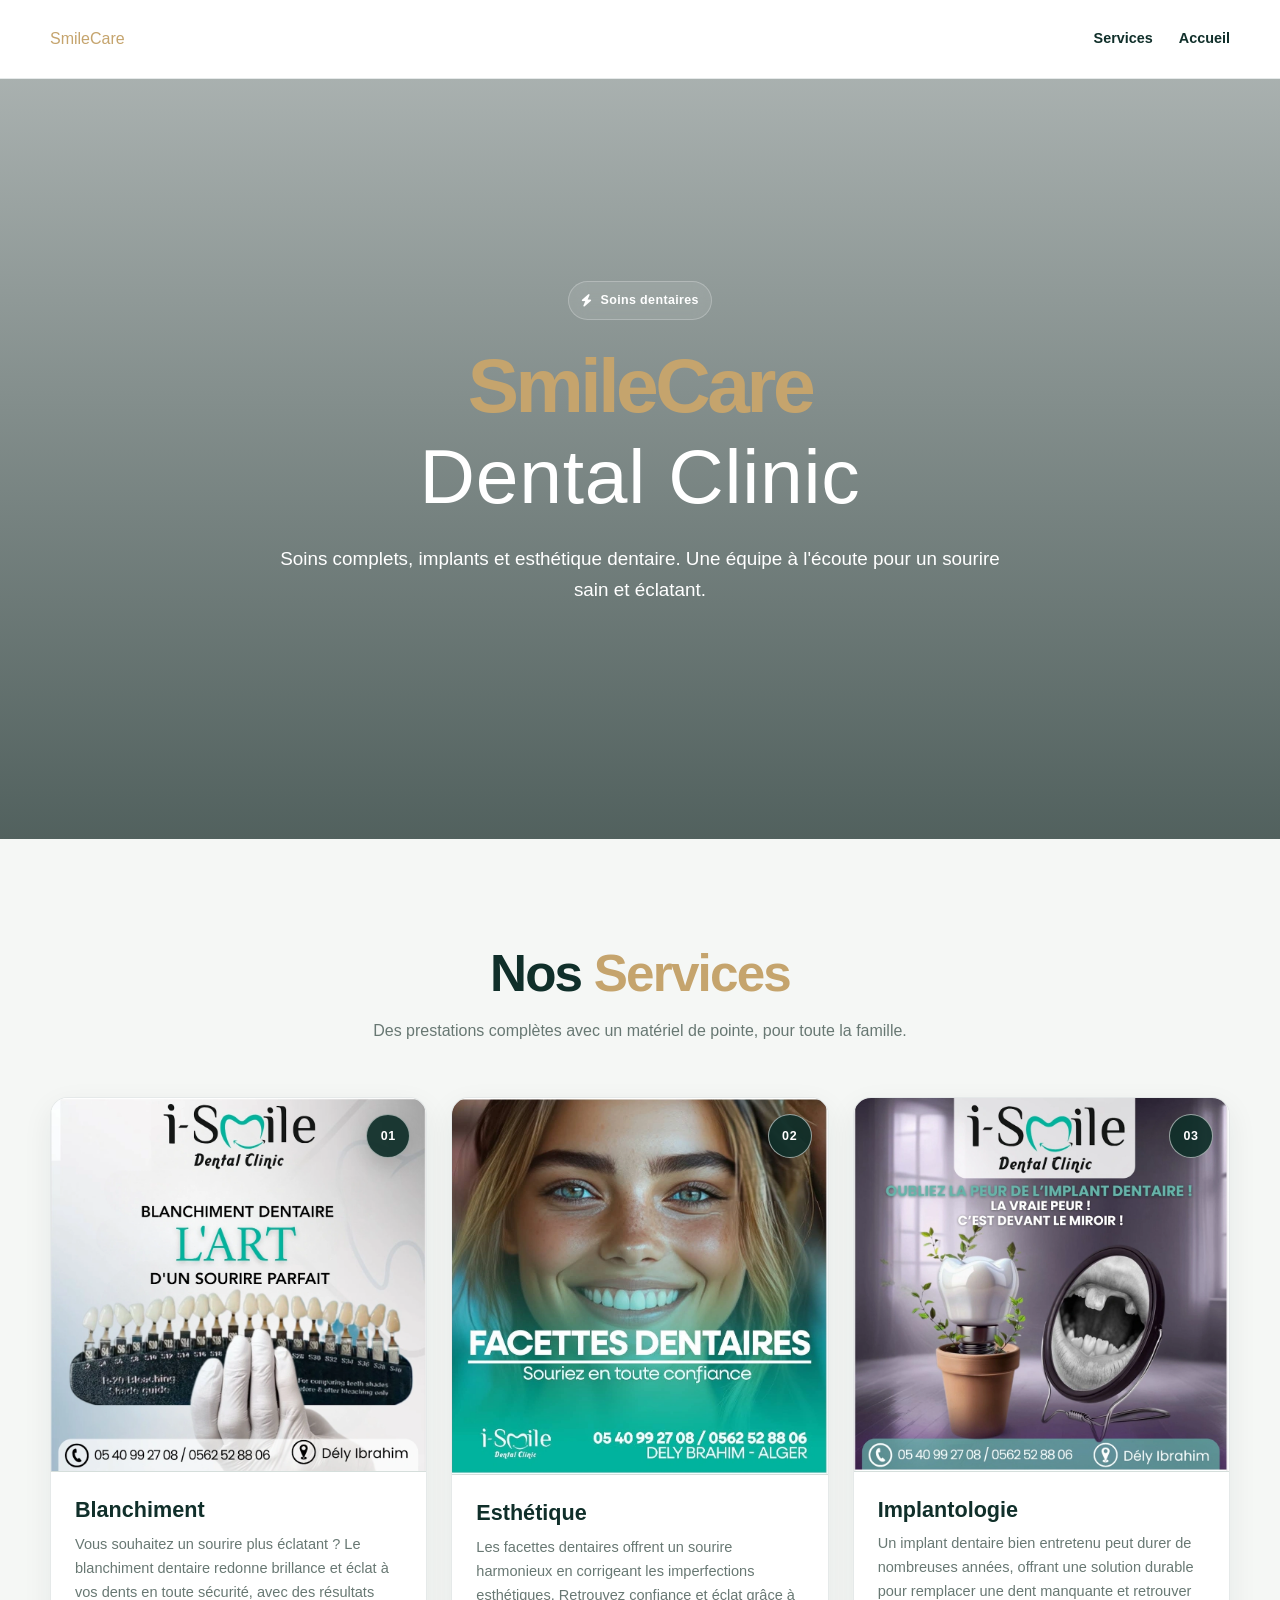
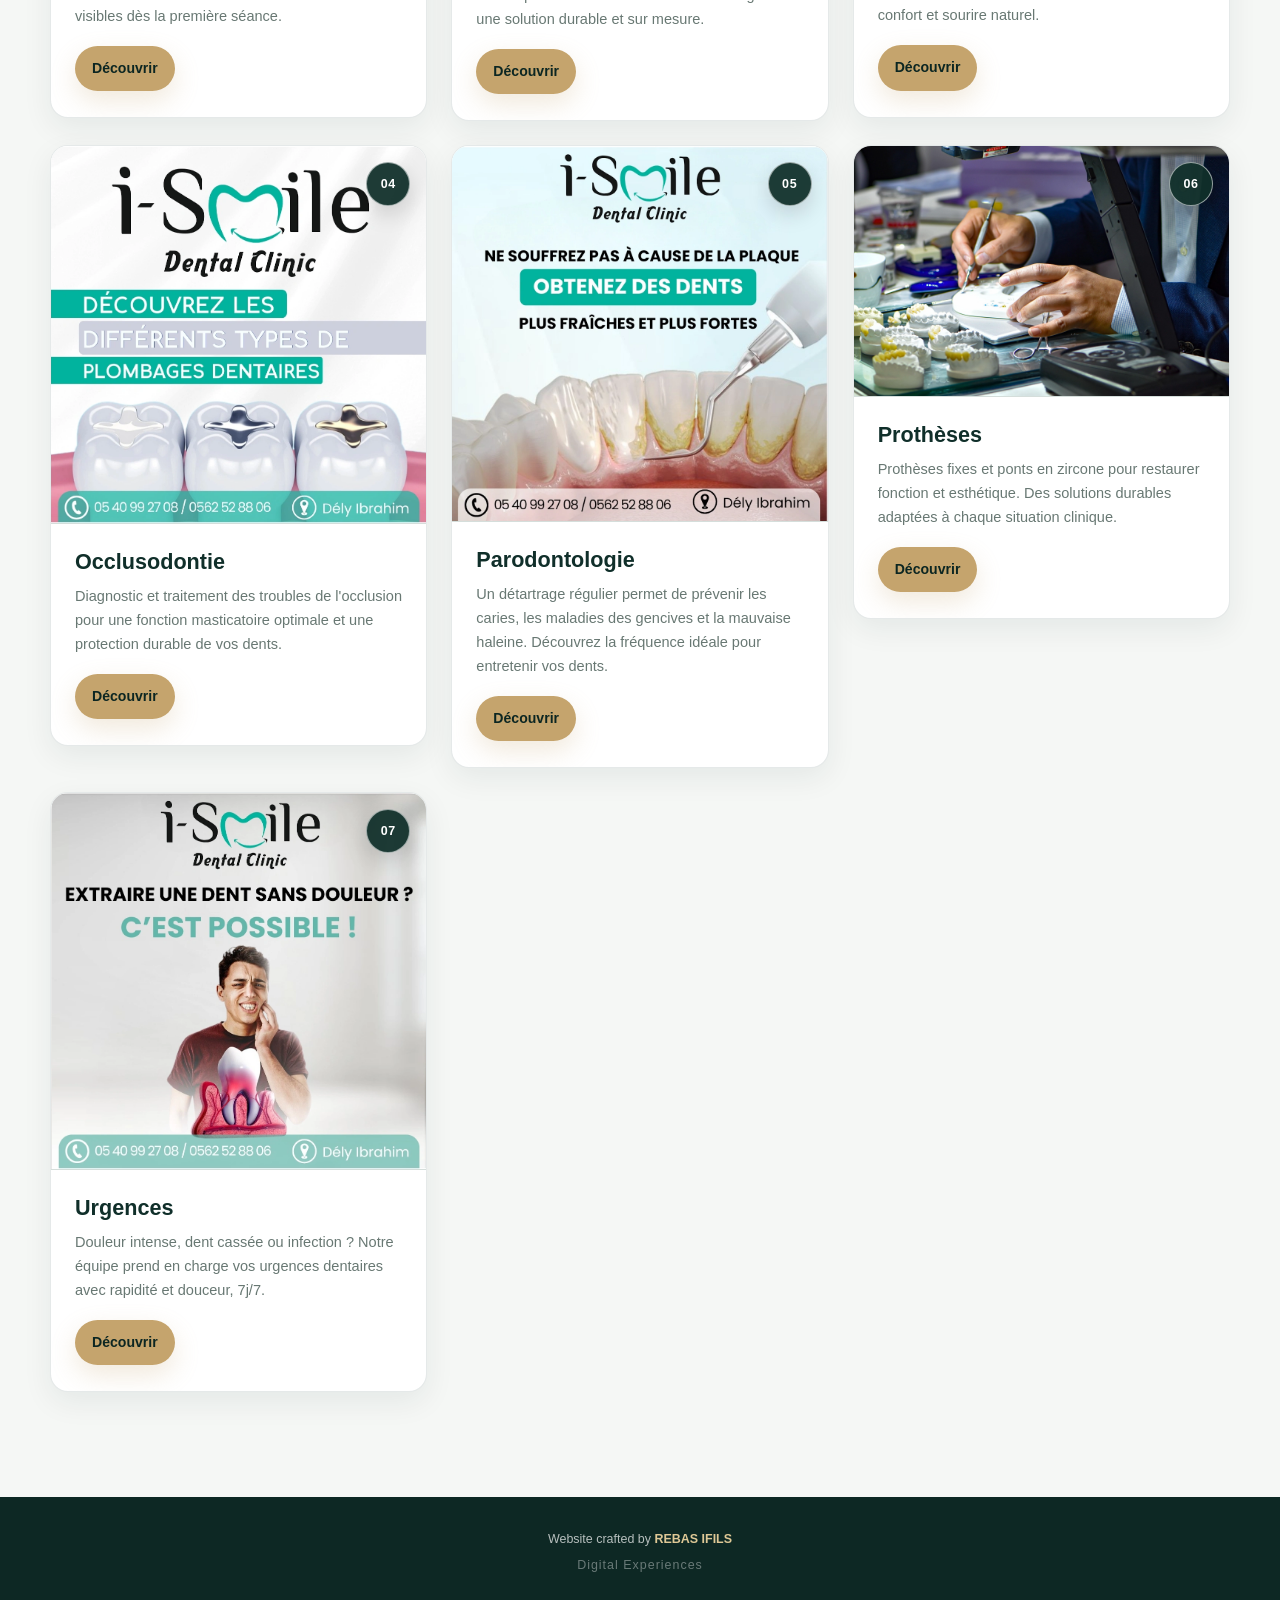
<file: index.html>
<!DOCTYPE html>
<html lang="fr">
<head>
    <meta charset="UTF-8">
    <meta name="viewport" content="width=device-width, initial-scale=1.0, viewport-fit=cover">
    <title>SmileCare — Démonstration de site web dentaire</title>
    <meta name="description" content="Démonstration d'un site web moderne pour un cabinet dentaire fictif.">
<link rel="icon" type="image/png" href="images/favicon.png">

    <!-- Open Graph -->
    <meta property="og:title" content="SmileCare — Démonstration">
    <meta property="og:description" content="Exemple de site web professionnel pour un cabinet dentaire fictif.">
    <meta property="og:image" content="images/dental-demo.jpg">
    <meta property="og:type" content="website">

    <!-- Theme & Robots -->
    <meta name="theme-color" content="#1a3a34">
    <meta name="robots" content="index, follow">

    <!-- Structured Data (Schema.org) -->
    <!-- Stylesheets -->
    <link rel="stylesheet" href="https://cdnjs.cloudflare.com/ajax/libs/font-awesome/6.5.2/css/all.min.css" crossorigin="anonymous" referrerpolicy="no-referrer">
        <link rel="stylesheet" href="css/style.css">
        <link rel="stylesheet" href="css/responsive.css">
    <link rel="stylesheet" href="css/animations.css">
</head>
<body>

<header class="header" role="banner">
    <div class="container header-content">
        <a href="index.html" class="logo-custom" aria-label="SmileCare – Accueil">
    <span class="brand-highlight">SmileCare</span>
       </a>
        <button class="nav-toggle" id="navToggle" aria-label="Ouvrir le menu" aria-expanded="false" aria-controls="navMenu">
            <i class="fas fa-bars" aria-hidden="true"></i>
        </button>
        <nav class="nav-menu" id="navMenu" aria-label="Navigation principale">
            <ul>
    <li><a href="#services">Services</a></li>
    <li><a href="#top">Accueil</a></li>
</ul>
        </nav>
    </div>
</header>

<main id="main-content">

    <!-- Hero Section -->
    <section class="hero-video-section" id="top">
        <div class="video-container">
            <div class="video-wrapper">
            </div>
            <div class="video-overlay"></div>
            <div class="container video-content">
                <span class="hero-badge"><i class="fas fa-bolt" aria-hidden="true"></i>  Soins dentaires </span>
              
                <h1 class="text-white">
                    <span class="brand-highlight">SmileCare</span><br>
                    <span class="text-architectural-light">Dental Clinic</span>
                </h1>
                <p class="hero-subtitle text-white">
                    Soins complets, implants et esthétique dentaire. Une équipe à l'écoute pour un sourire sain et éclatant.
                </p>
      
            </div>
        </div>
    </section>

    <!-- Services Section -->
    <section id="services" class="section-padding bg-stone">
        <div class="container">
            <div class="section-header">
                <h2 class="section-title">Nos <span class="brand-highlight">Services</span></h2>
                <p class="section-desc">
                    Des prestations complètes avec un matériel de pointe, pour toute la famille.
                </p>
            </div>
            <div class="services-premium-grid">

                <!-- Blanchiment -->
                <article class="service-premium-card">
                    <div class="service-premium-cover">
                        <img src="services/blanchiment/cover.webp" alt="Blanchiment dentaire professionnel" loading="lazy" decoding="async" width="600" height="400">
                        <div class="service-premium-overlay">
                            <span class="service-number">01</span>
                        </div>
                    </div>
                    <div class="service-premium-content">
                        <h3>Blanchiment</h3>
                        <p>
                            Vous souhaitez un sourire plus éclatant ? Le blanchiment dentaire redonne brillance et éclat à vos dents en toute sécurité, avec des résultats visibles dès la première séance.
                        </p>
                        <a href="services/blanchiment.html" class="btn btn-primary">Découvrir</a>
                    </div>
                </article>

                <!-- Esthétique -->
                <article class="service-premium-card">
                    <div class="service-premium-cover">
                        <img src="services/esthetique/cover.webp" alt="Esthétique dentaire et facettes" loading="lazy" decoding="async" width="600" height="400">
                        <div class="service-premium-overlay">
                            <span class="service-number">02</span>
                        </div>
                    </div>
                    <div class="service-premium-content">
                        <h3>Esthétique</h3>
                        <p>
                            Les facettes dentaires offrent un sourire harmonieux en corrigeant les imperfections esthétiques. Retrouvez confiance et éclat grâce à une solution durable et sur mesure.
                        </p>
                        <a href="services/esthetique.html" class="btn btn-primary">Découvrir</a>
                    </div>
                </article>

                <!-- Implantologie -->
                <article class="service-premium-card">
                    <div class="service-premium-cover">
                        <img src="services/implantologie/cover.webp" alt="Implants dentaires durables" loading="lazy" decoding="async" width="600" height="400">
                        <div class="service-premium-overlay">
                            <span class="service-number">03</span>
                        </div>
                    </div>
                    <div class="service-premium-content">
                        <h3>Implantologie</h3>
                        <p>
                            Un implant dentaire bien entretenu peut durer de nombreuses années, offrant une solution durable pour remplacer une dent manquante et retrouver confort et sourire naturel.
                        </p>
                        <a href="services/implantologie.html" class="btn btn-primary">Découvrir</a>
                    </div>
                </article>

                <!-- Oc -->
                <article class="service-premium-card">
                    <div class="service-premium-cover">
                        <img src="services/oc/cover.webp" alt="Occlusodontie et réhabilitation" loading="lazy" decoding="async" width="600" height="400">
                        <div class="service-premium-overlay">
                            <span class="service-number">04</span>
                        </div>
                    </div>
                    <div class="service-premium-content">
                        <h3>Occlusodontie</h3>
                        <p>
                            Diagnostic et traitement des troubles de l'occlusion pour une fonction masticatoire optimale et une protection durable de vos dents.
                        </p>
                        <a href="services/oc.html" class="btn btn-primary">Découvrir</a>
                    </div>
                </article>

                <!-- Parodontologie -->
                <article class="service-premium-card">
                    <div class="service-premium-cover">
                        <img src="services/parodontologie/cover.webp" alt="Parodontologie et détartrage" loading="lazy" decoding="async" width="600" height="400">
                        <div class="service-premium-overlay">
                            <span class="service-number">05</span>
                        </div>
                    </div>
                    <div class="service-premium-content">
                        <h3>Parodontologie</h3>
                        <p>
                            Un détartrage régulier permet de prévenir les caries, les maladies des gencives et la mauvaise haleine. Découvrez la fréquence idéale pour entretenir vos dents.
                        </p>
                        <a href="services/parodontologie.html" class="btn btn-primary">Découvrir</a>
                    </div>
                </article>

                <!-- Prothèses -->
                <article class="service-premium-card">
                    <div class="service-premium-cover">
                        <img src="services/protheses/cover.webp" alt="Prothèses dentaires fixes" loading="lazy" decoding="async" width="600" height="400">
                        <div class="service-premium-overlay">
                            <span class="service-number">06</span>
                        </div>
                    </div>
                    <div class="service-premium-content">
                        <h3>Prothèses</h3>
                        <p>
                            Prothèses fixes et ponts en zircone pour restaurer fonction et esthétique. Des solutions durables adaptées à chaque situation clinique.
                        </p>
                        <a href="services/protheses.html" class="btn btn-primary">Découvrir</a>
                    </div>
                </article>

                <!-- Urgence -->
                <article class="service-premium-card">
                    <div class="service-premium-cover">
                        <img src="services/urgence/cover.webp" alt="Urgences dentaires 24h/24" loading="lazy" decoding="async" width="600" height="400">
                        <div class="service-premium-overlay">
                            <span class="service-number">07</span>
                        </div>
                    </div>
                    <div class="service-premium-content">
                        <h3>Urgences</h3>
                        <p>
                            Douleur intense, dent cassée ou infection ? Notre équipe prend en charge vos urgences dentaires avec rapidité et douceur, 7j/7.
                        </p>
                        <a href="services/urgence.html" class="btn btn-primary">Découvrir</a>
                    </div>
                </article>

            </div>
        </div>
    </section>    
    
</main>

<footer class="site-footer">
    <div class="container">
        <div class="footer-content">
            <p class="footer-credit">
                Website crafted by <a href="https://gategith.github.io/portfolio/" target="_blank" rel="noopener noreferrer" aria-label="Portfolio de REBAS IFILS">REBAS IFILS</a>
            </p>
            <p class="footer-tagline">Digital Experiences</p>
        </div>
    </div>
</footer>

<!-- Scripts -->
<script src="js/script.js"></script>
<script src="js/form.js"></script>

</body>
</html>
</file>
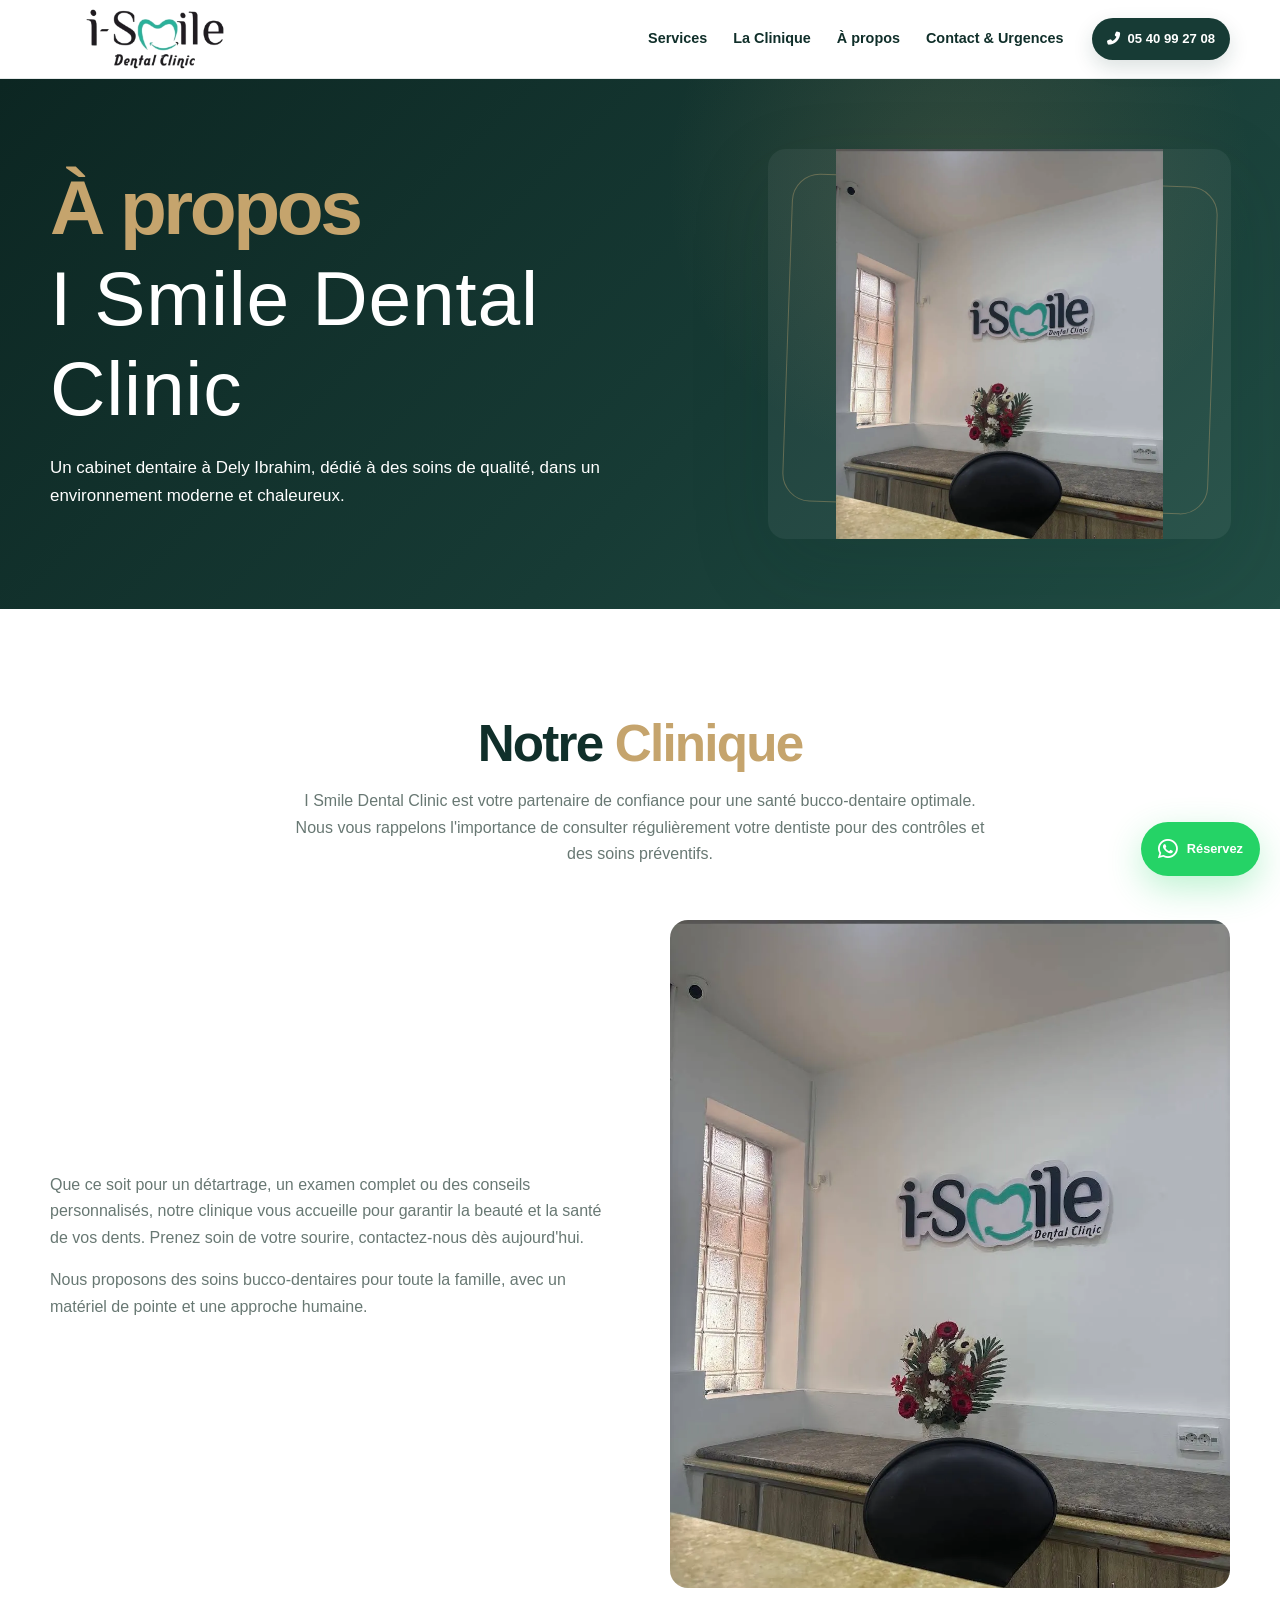
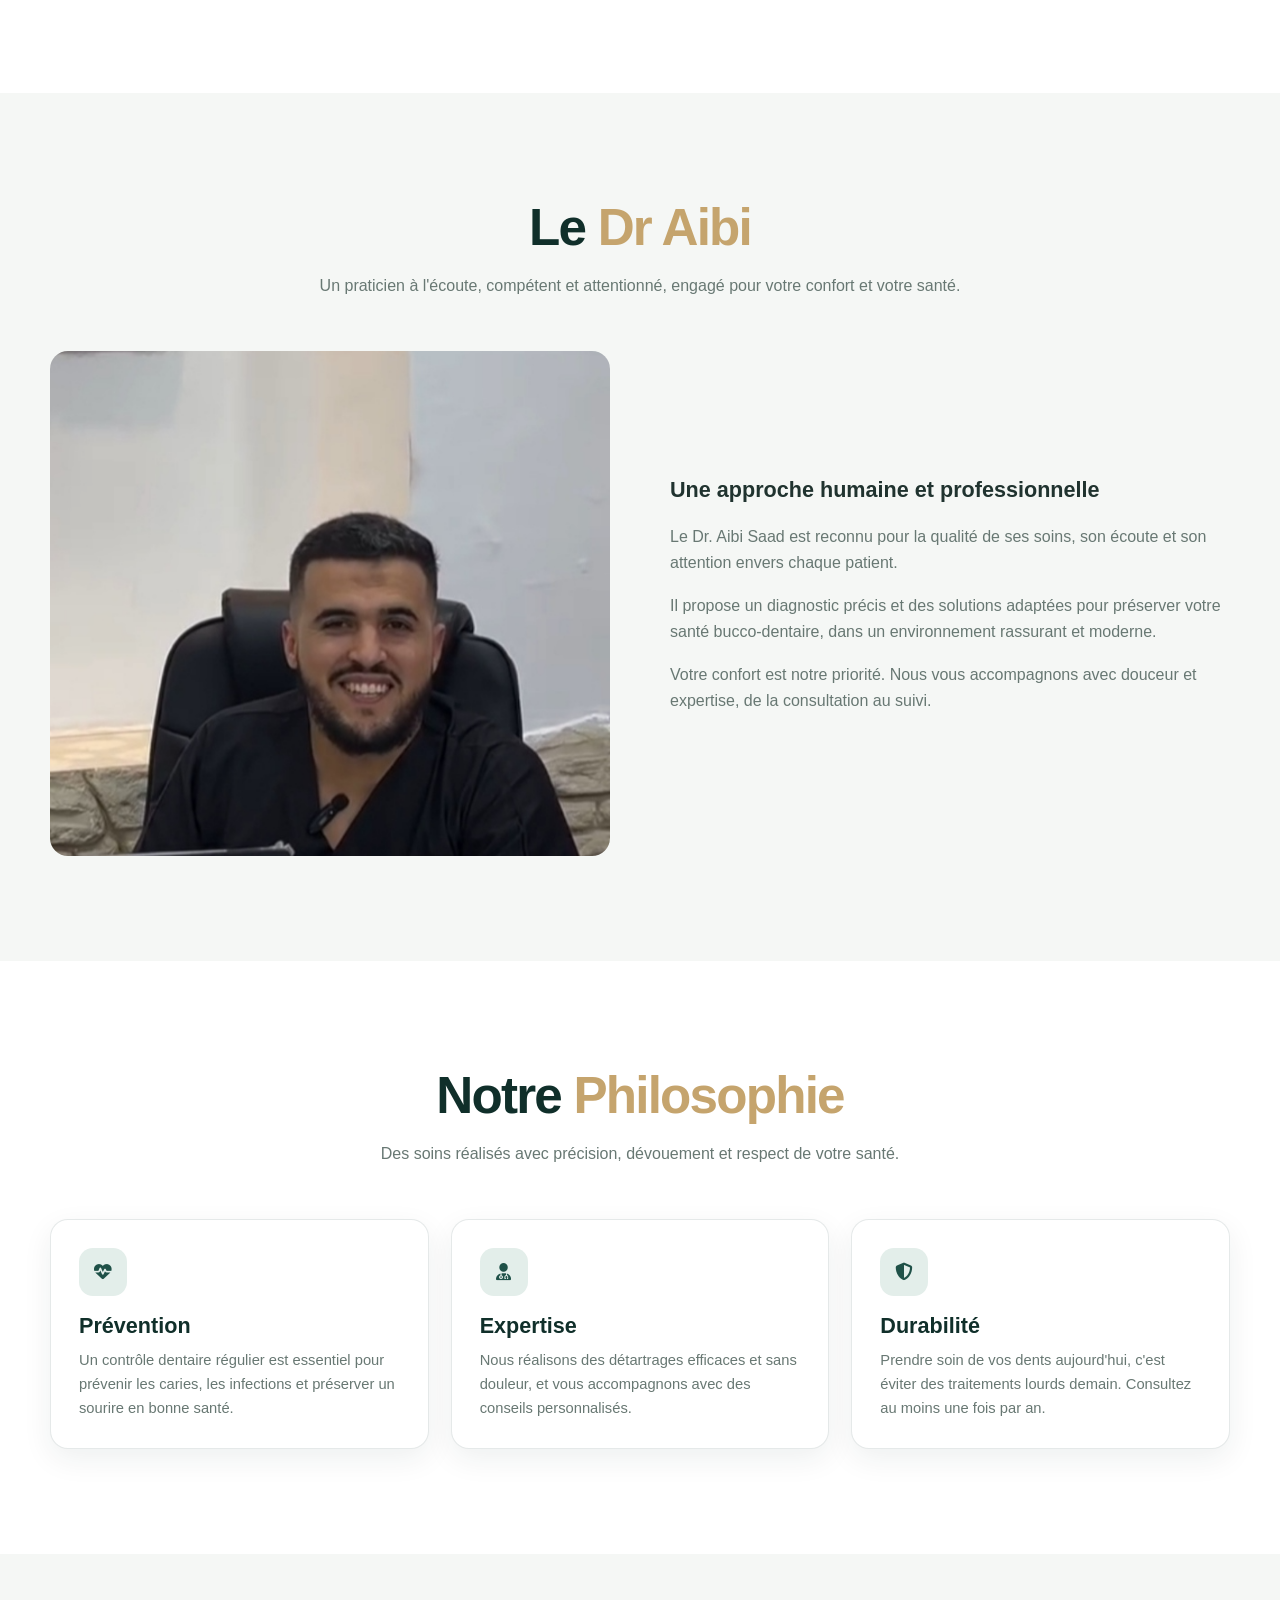
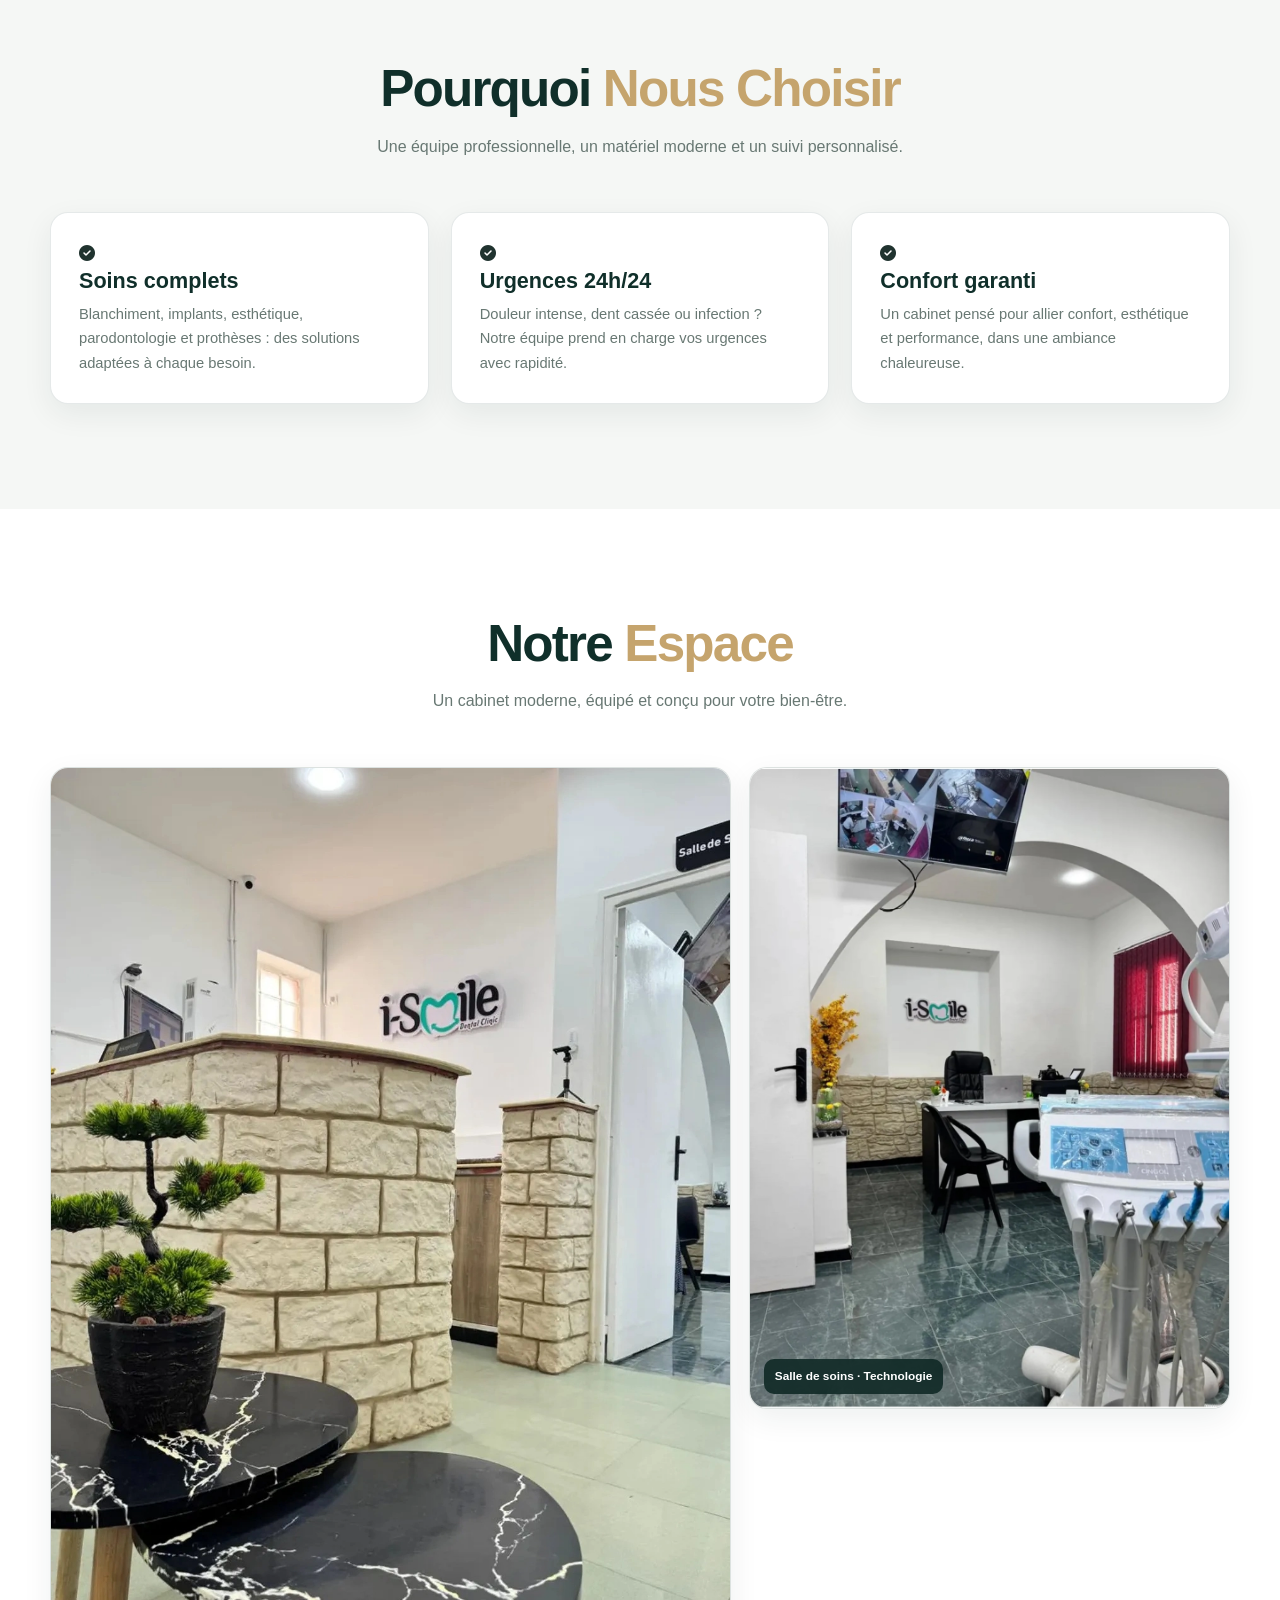
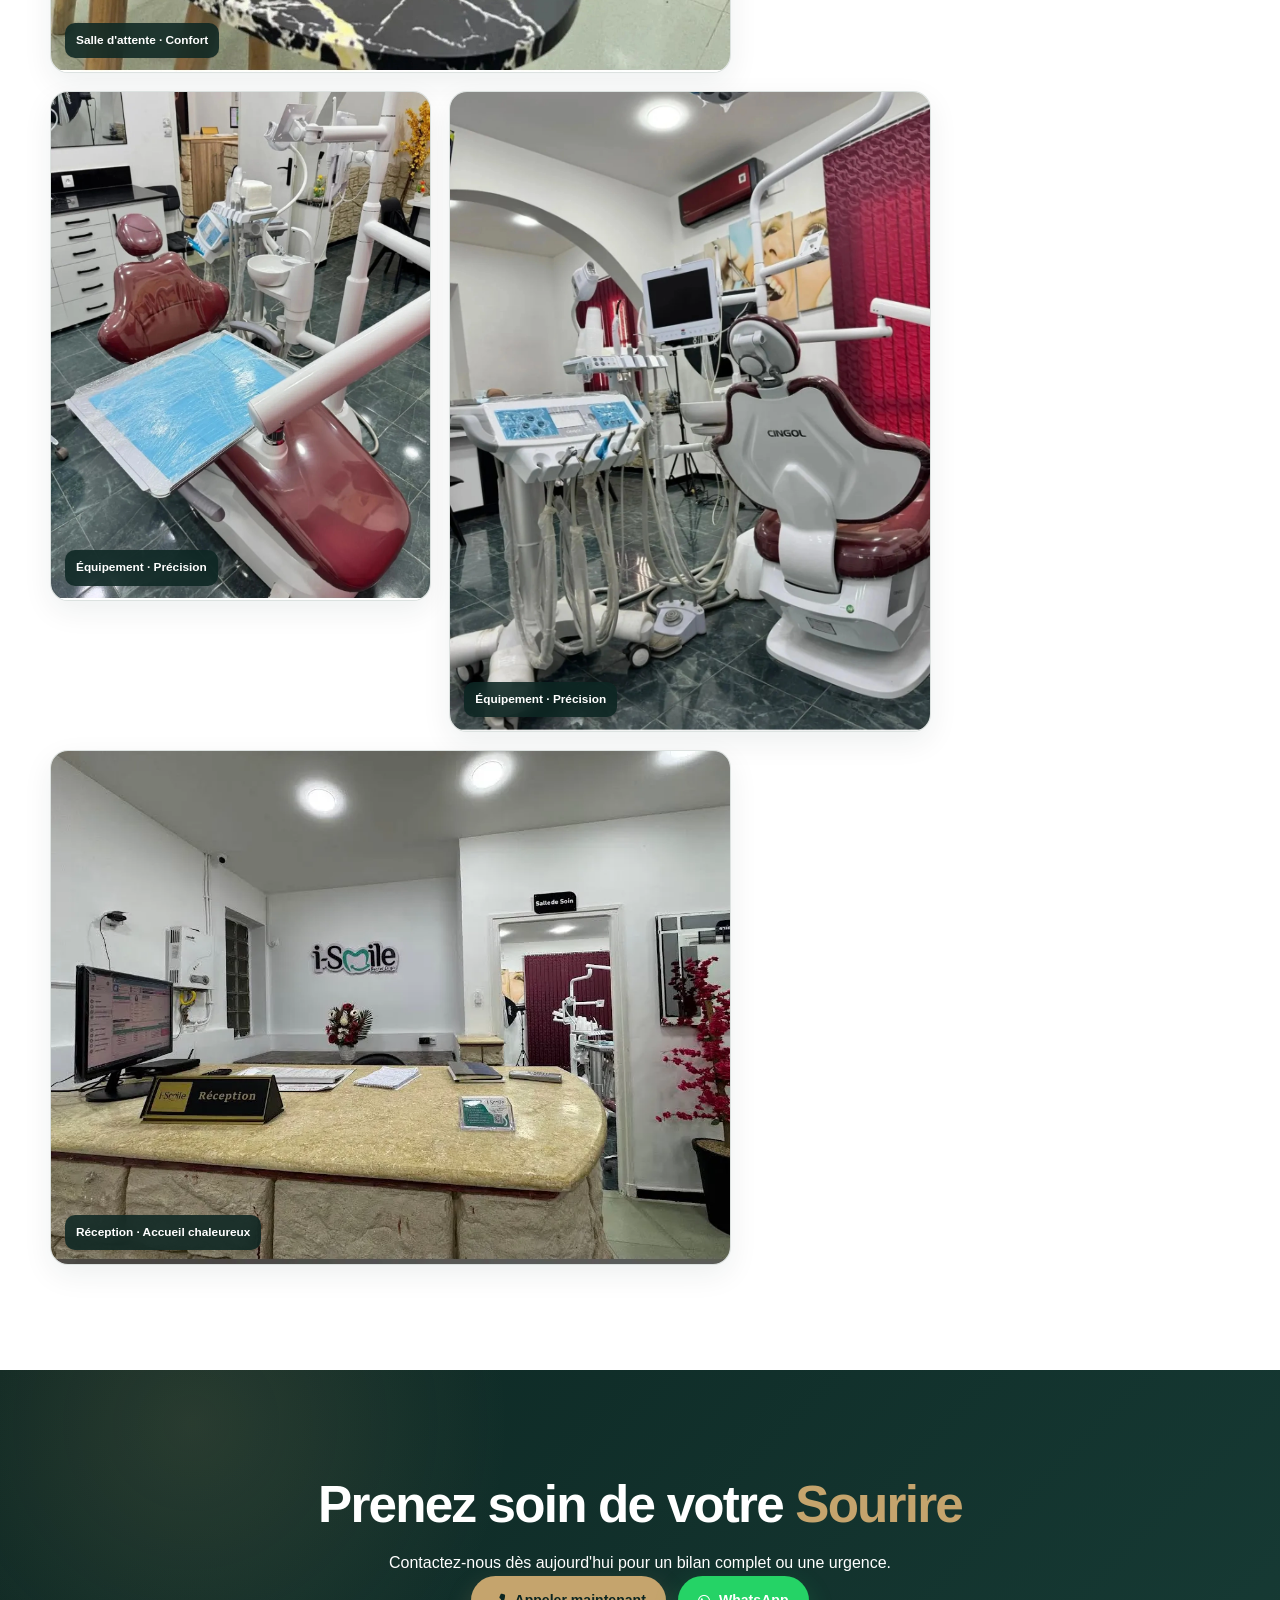
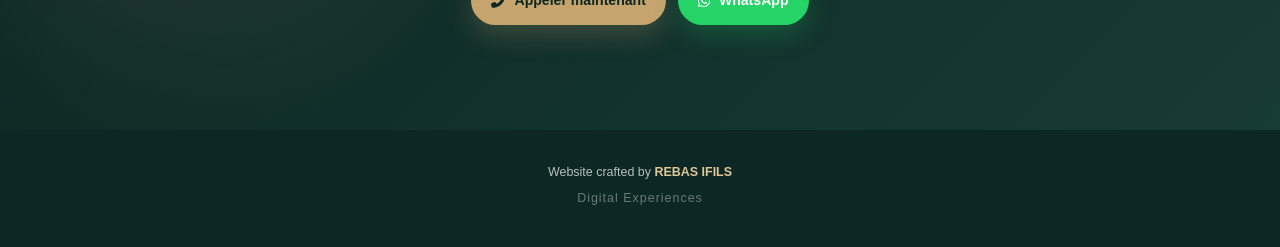
<file: about.html>
<!DOCTYPE html>
<html lang="fr">
<head>
    <meta charset="UTF-8">
    <meta name="viewport" content="width=device-width, initial-scale=1.0, viewport-fit=cover">
    <title>À propos | I Smile Dental Clinic – Dentiste Dely Ibrahim</title>
    <meta name="description" content="Découvrez I Smile Dental Clinic à Dely Ibrahim : notre clinique, notre approche des soins dentaires et notre engagement pour un sourire sain et durable.">
<link rel="icon" type="image/png" href="images/favicon.png">
    
    <!-- Open Graph -->
    <meta property="og:title" content="À propos | I Smile Dental Clinic – Dentiste Dely Ibrahim">
    <meta property="og:description" content="Découvrez I Smile Dental Clinic à Dely Ibrahim : notre clinique, notre approche des soins dentaires et notre engagement pour un sourire sain et durable.">
    <meta property="og:image" content="/images/i-smile-logo.png">
    <meta property="og:type" content="website">
    
    <!-- Theme & Robots -->
    <meta name="theme-color" content="#1a3a34">
    <meta name="robots" content="index, follow">
    
    <!-- Structured Data (Schema.org) -->
    <script type="application/ld+json">
    {
      "@context": "https://schema.org",
      "@type": "Dentist",
      "name": "I Smile Dental Clinic",
      "image": "images/i-smile-logo.png",
      
      "telephone": "+213540992708",
      "email": "draibi411@gmail.com",
      "address": {
        "@type": "PostalAddress",
        "addressLocality": "Dely Ibrahim",
        "addressRegion": "Alger",
        "addressCountry": "DZ"
      },
      "sameAs": [
        "https://www.facebook.com/share/1DC7hRPnL6/",
        "https://www.instagram.com/i_smile.dental_clinic",
        "https://www.tiktok.com/@ismile3875"
      ]
    }
    </script>
    
    <!-- Stylesheets -->
    <link rel="stylesheet" href="https://cdnjs.cloudflare.com/ajax/libs/font-awesome/6.5.2/css/all.min.css" crossorigin="anonymous" referrerpolicy="no-referrer">
        <link rel="stylesheet" href="css/style.css">
    <link rel="stylesheet" href="css/responsive.css">
    <link rel="stylesheet" href="css/animations.css">
</head>
<body>
    
<header class="header" role="banner">
    <div class="container header-content">
        <a href="index.html" class="logo-custom" aria-label="I Smile Dental Clinic – Accueil">
            <img src="images/i-smile-logo.png" alt="Logo I Smile Dental Clinic" class="main-logo-img" width="180" height="60">
        </a>
        <button class="nav-toggle" id="navToggle" aria-label="Ouvrir le menu" aria-expanded="false" aria-controls="navMenu">
            <i class="fas fa-bars"></i>
        </button>
        <nav class="nav-menu" id="navMenu" aria-label="Navigation principale">
            <ul>
                <li><a href="index.html#services">Services</a></li>
                <li><a href="index.html#gallery">La Clinique</a></li>
                <li><a href="about.html">À propos</a></li>
                <li><a href="index.html#contact">Contact & Urgences</a></li>
            </ul>
            <div class="nav-phone-header">
                <a href="tel:+213540992708" aria-label="Appeler le 05 40 99 27 08"><i class="fas fa-phone-alt"></i> 05 40 99 27 08</a>
            </div>
        </nav>
    </div>
</header>

<main id="main-content">
    
    <!-- Hero Section -->
    <section class="hero-page">
        <div class="container hero-page-inner">
            <div class="hero-page-content">
            <h1 class="text-white">
                <span class="brand-highlight">À propos</span><br>
                <span class="text-architectural-light">I Smile Dental Clinic</span>
            </h1>
            <p class="hero-subtitle text-white">
                Un cabinet dentaire à Dely Ibrahim, dédié à des soins de qualité, dans un environnement moderne et chaleureux.
            </p>
                    </div>
            <div class="hero-page-media">
                <img src="images/wall-logo.webp" alt="Ambiance et identité de I Smile Dental Clinic" width="800" height="700">
            </div>
        </div>
</section>

    <!-- Présentation de la clinique -->
    <section class="section-padding bg-white">
        <div class="container">
            <div class="section-header">
                <h2 class="section-title">Notre <span class="brand-highlight">Clinique</span></h2>
                <p class="section-desc">
                    I Smile Dental Clinic est votre partenaire de confiance pour une santé bucco-dentaire optimale. 
                    Nous vous rappelons l'importance de consulter régulièrement votre dentiste pour des contrôles et des soins préventifs.
                </p>
            </div>
            <div class="about-intro-grid">
                <div class="about-text">
                    <p>
                        Que ce soit pour un détartrage, un examen complet ou des conseils personnalisés, notre clinique vous accueille 
                        pour garantir la beauté et la santé de vos dents. Prenez soin de votre sourire, contactez-nous dès aujourd'hui.
                    </p>
                    <p>
                        Nous proposons des soins bucco-dentaires pour toute la famille, avec un matériel de pointe et une approche humaine.
                    </p>
                </div>
                <div class="about-image">
                    <img src="images/wall-logo.webp" alt="Espace I Smile Dental Clinic" loading="lazy" decoding="async" width="600" height="400">
                </div>
            </div>
        </div>
    </section>

    <!-- Présentation du Dr Aibi -->
    <section class="section-padding bg-stone">
        <div class="container">
            <div class="section-header">
                <h2 class="section-title">Le <span class="brand-highlight">Dr Aibi</span></h2>
                <p class="section-desc">
                    Un praticien à l'écoute, compétent et attentionné, engagé pour votre confort et votre santé.
                </p>
            </div>
            <div class="doctor-profile-grid">
                <div class="doctor-image">
                    <img src="images/dr-aibi.webp" alt="Dr. Aibi, chirurgien-dentiste" loading="lazy" decoding="async" width="400" height="500">
                </div>
                <div class="doctor-text">
                    <h3>Une approche humaine et professionnelle</h3>
                    <p>
                        Le Dr. Aibi Saad est reconnu pour la qualité de ses soins, son écoute et son attention envers chaque patient.
                    </p>
                    <p>
                        Il propose un diagnostic précis et des solutions adaptées pour préserver votre santé bucco-dentaire, 
                        dans un environnement rassurant et moderne.
                    </p>
                    <p>
                        Votre confort est notre priorité. Nous vous accompagnons avec douceur et expertise, de la consultation au suivi.
                    </p>
                </div>
            </div>
        </div>
    </section>

    <!-- Philosophie de soins -->
    <section class="section-padding bg-white">
        <div class="container">
            <div class="section-header">
                <h2 class="section-title">Notre <span class="brand-highlight">Philosophie</span></h2>
                <p class="section-desc">
                    Des soins réalisés avec précision, dévouement et respect de votre santé.
                </p>
            </div>
            <div class="philosophy-cards-grid">
                <div class="philosophy-card">
                    <div class="icon-box"><i class="fas fa-heartbeat"></i></div>
                    <h3>Prévention</h3>
                    <p>
                        Un contrôle dentaire régulier est essentiel pour prévenir les caries, les infections et préserver un sourire en bonne santé.
                    </p>
                </div>
                <div class="philosophy-card">
                    <div class="icon-box"><i class="fas fa-user-md"></i></div>
                    <h3>Expertise</h3>
                    <p>
                        Nous réalisons des détartrages efficaces et sans douleur, et vous accompagnons avec des conseils personnalisés.
                    </p>
                </div>
                <div class="philosophy-card">
                    <div class="icon-box"><i class="fas fa-shield-alt"></i></div>
                    <h3>Durabilité</h3>
                    <p>
                        Prendre soin de vos dents aujourd'hui, c'est éviter des traitements lourds demain. Consultez au moins une fois par an.
                    </p>
                </div>
            </div>
        </div>
    </section>

    <!-- Pourquoi choisir I Smile -->
    <section class="section-padding bg-stone">
        <div class="container">
            <div class="section-header">
                <h2 class="section-title">Pourquoi <span class="brand-highlight">Nous Choisir</span></h2>
                <p class="section-desc">
                    Une équipe professionnelle, un matériel moderne et un suivi personnalisé.
                </p>
            </div>
            <div class="why-choose-grid">
                <div class="why-item">
                    <i class="fas fa-check-circle"></i>
                    <h3>Soins complets</h3>
                    <p>
                        Blanchiment, implants, esthétique, parodontologie et prothèses : des solutions adaptées à chaque besoin.
                    </p>
                </div>
                <div class="why-item">
                    <i class="fas fa-check-circle"></i>
                    <h3>Urgences 24h/24</h3>
                    <p>
                        Douleur intense, dent cassée ou infection ? Notre équipe prend en charge vos urgences avec rapidité.
                    </p>
                </div>
                <div class="why-item">
                    <i class="fas fa-check-circle"></i>
                    <h3>Confort garanti</h3>
                    <p>
                        Un cabinet pensé pour allier confort, esthétique et performance, dans une ambiance chaleureuse.
                    </p>
                </div>
            </div>
        </div>
    </section>

    <!-- Notre espace -->
    <section class="section-padding bg-white">
        <div class="container">
            <div class="section-header">
                <h2 class="section-title">Notre <span class="brand-highlight">Espace</span></h2>
                <p class="section-desc">
                    Un cabinet moderne, équipé et conçu pour votre bien-être.
                </p>
            </div>
            <div class="gallery-editorial-grid">
    <div class="gallery-item-large">
        <img src="gallery/espace-1.webp" alt="Salle d'attente de I Smile Dental Clinic" loading="lazy" decoding="async" width="800" height="600">
        <div class="caption">Salle d'attente · Confort</div>
    </div>

    <div class="gallery-item-medium">
        <img src="gallery/espace-2.webp" alt="Salle de soins de I Smile Dental Clinic" loading="lazy" decoding="async" width="600" height="450">
        <div class="caption">Salle de soins · Technologie</div>
    </div>

    <div class="gallery-item-small">
        <img src="gallery/espace-3.webp" alt="Équipement de I Smile Dental Clinic" loading="lazy" decoding="async" width="400" height="300">
        <div class="caption">Équipement · Précision</div>
    </div>

    <div class="gallery-item-medium">
        <img src="gallery/espace-4.webp" alt="Équipement de I Smile Dental Clinic" loading="lazy" decoding="async" width="600" height="450">
        <div class="caption">Équipement · Précision</div>
    </div>

    <div class="gallery-item-large">
        <img src="gallery/espace-5.webp" alt="Réception de I Smile Dental Clinic" loading="lazy" decoding="async" width="800" height="600">
        <div class="caption">Réception · Accueil chaleureux</div>
    </div>
</div>
            </div>
        </div>
    </section>

    <!-- CTA Section -->
    <section class="section-padding bg-contact-premium">
        <div class="container text-center">
            <h2 class="section-title text-white">Prenez soin de votre <span class="brand-highlight">Sourire</span></h2>
            <p class="section-desc text-white">
                Contactez-nous dès aujourd'hui pour un bilan complet ou une urgence.
            </p>
            <div class="hero-actions">
                <a href="tel:+213540992708" class="btn btn-primary" aria-label="Appeler maintenant"><i class="fas fa-phone-alt"></i> Appeler maintenant</a>
                <a href="https://wa.me/213562528806?text=Bonjour%20I%20Smile%2C%20j%27ai%20une%20urgence%20dentaire." target="_blank" rel="noopener noreferrer" class="btn btn-whatsapp" aria-label="Contacter sur WhatsApp"><i class="fab fa-whatsapp"></i> WhatsApp</a>
            </div>
        </div>
    </section>

</main>

<!-- Floating WhatsApp CTA -->
<div class="floating-cta-wa" id="waCta">
    <a href="https://wa.me/213562528806?text=Bonjour%20I%20Smile%2C%20j%27ai%20une%20urgence%20dentaire." target="_blank" rel="noopener noreferrer" aria-label="Contacter I Smile sur WhatsApp">
        <i class="fab fa-whatsapp" aria-hidden="true"></i>
        <span>Réservez</span>
    </a>
</div>

<!-- Bottom Navigation Bar -->
<div class="bottom-bar" role="navigation" aria-label="Actions rapides">
    <a href="tel:+213540992708" class="bottom-bar-btn phone" aria-label="Appeler le 05 40 99 27 08"><i class="fas fa-phone-alt" aria-hidden="true"></i> <span>Appeler</span></a>
    <a href="https://wa.me/213562528806?text=Bonjour%20I%20Smile%2C%20j%27ai%20une%20urgence%20dentaire." target="_blank" rel="noopener noreferrer" class="bottom-bar-btn whatsapp" aria-label="Urgence WhatsApp"><i class="fab fa-whatsapp" aria-hidden="true"></i> <span>Urgence</span></a>
    <a href="https://maps.google.com/maps?ll=36.751156,2.984753&z=15&t=m&hl=en-US&gl=US&mapclient=embed&cid=8693141043634185091" target="_blank" rel="noopener noreferrer" class="bottom-bar-btn maps" aria-label="Obtenir l'itinéraire"><i class="fas fa-location-dot" aria-hidden="true"></i> <span>Itinéraire</span></a>
</div>

<footer class="site-footer">
    <div class="container">
        <div class="footer-content">
            <p class="footer-credit">
                Website crafted by <a href="https://gategith.github.io/portfolio/" target="_blank" rel="noopener noreferrer" aria-label="Portfolio de REBAS IFILS">REBAS IFILS</a>
            </p>
            <p class="footer-tagline">Digital Experiences</p>
        </div>
    </div>
</footer>

<!-- Scripts -->
<script src="js/script.js"></script>

</body>
</html>
</file>
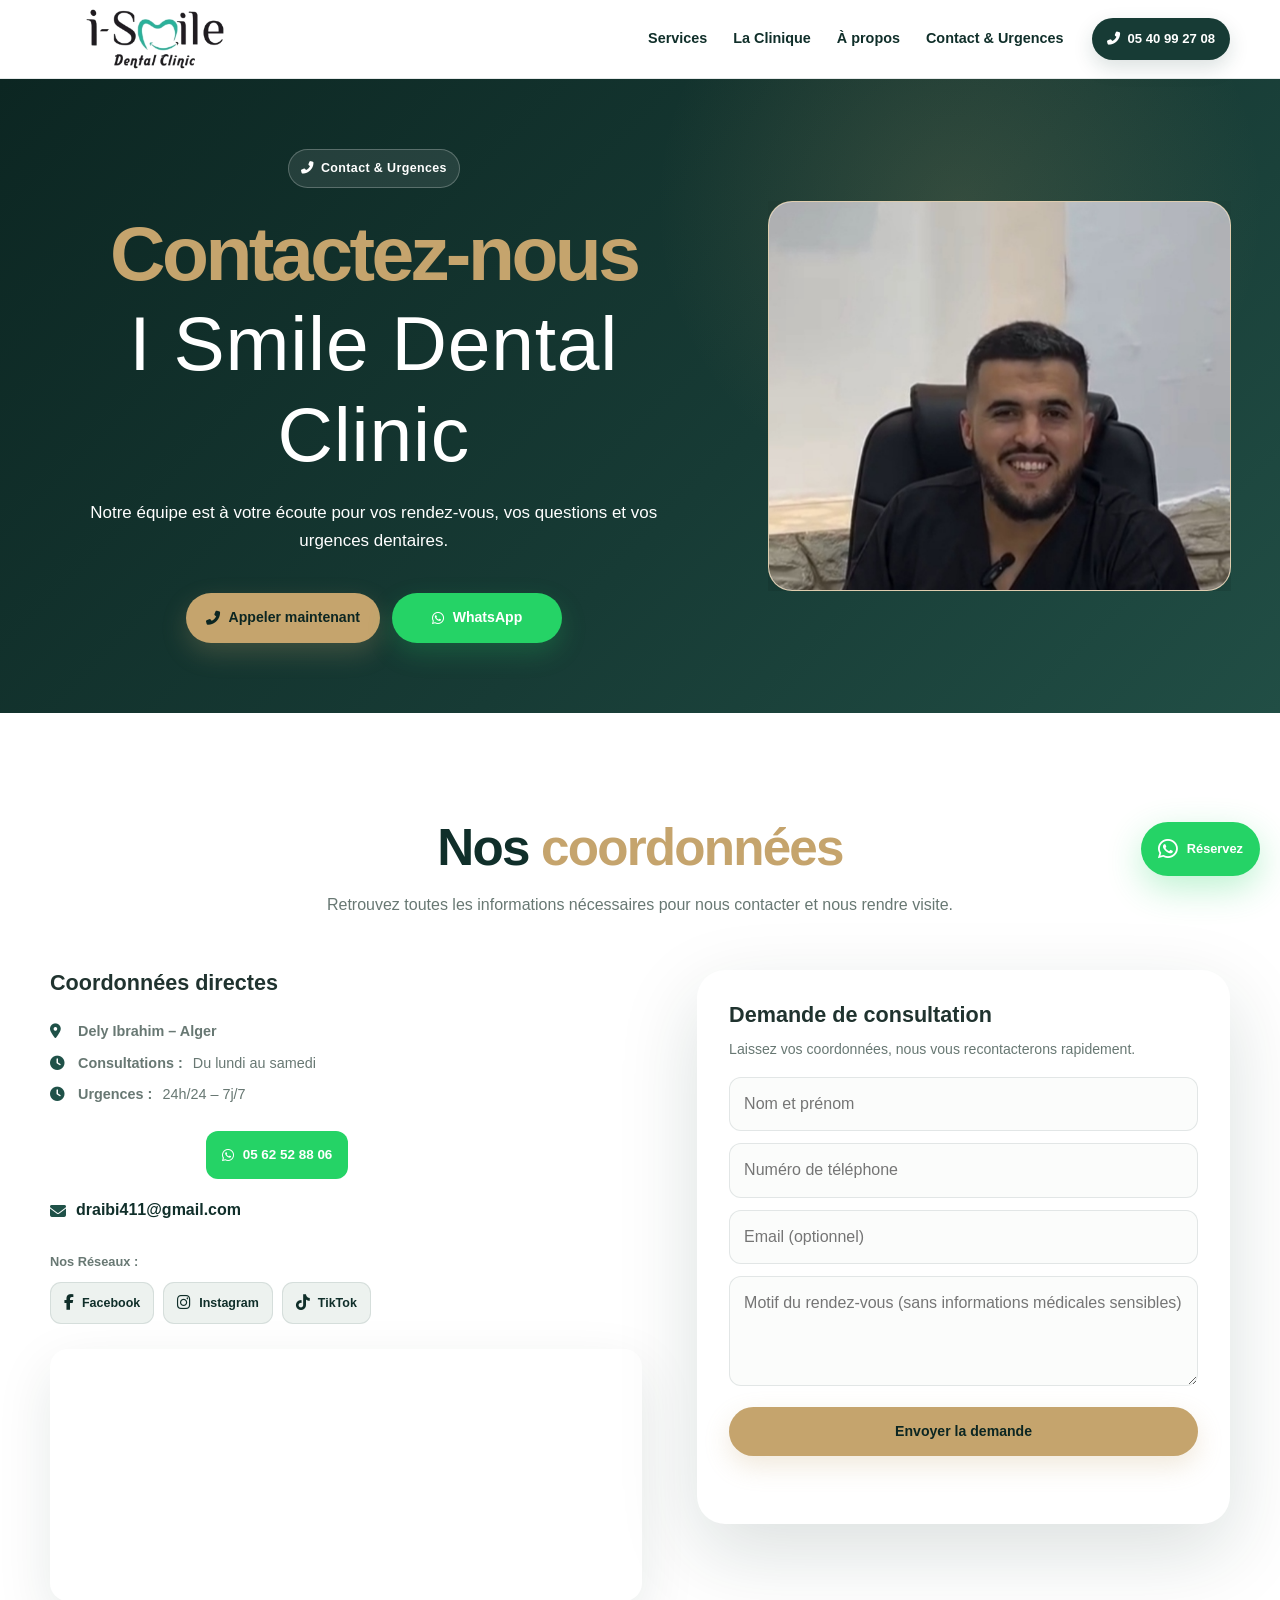
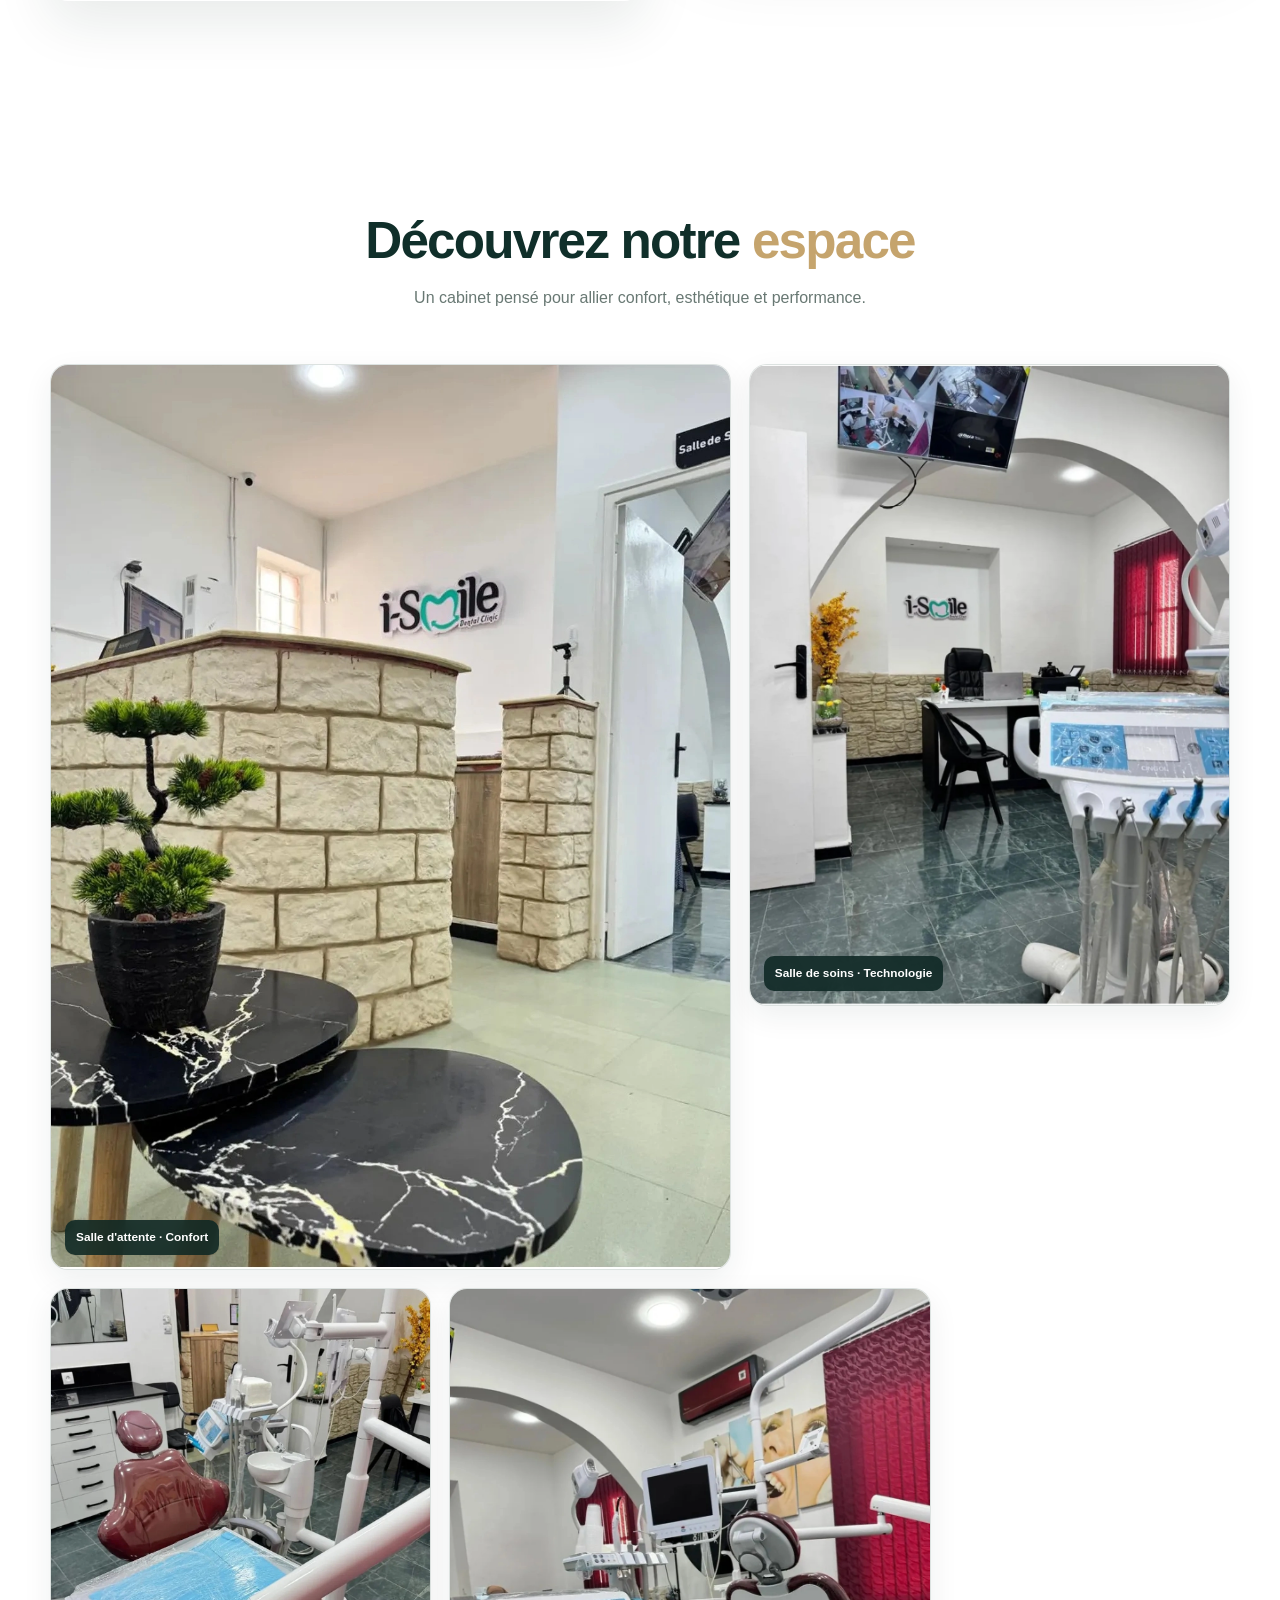
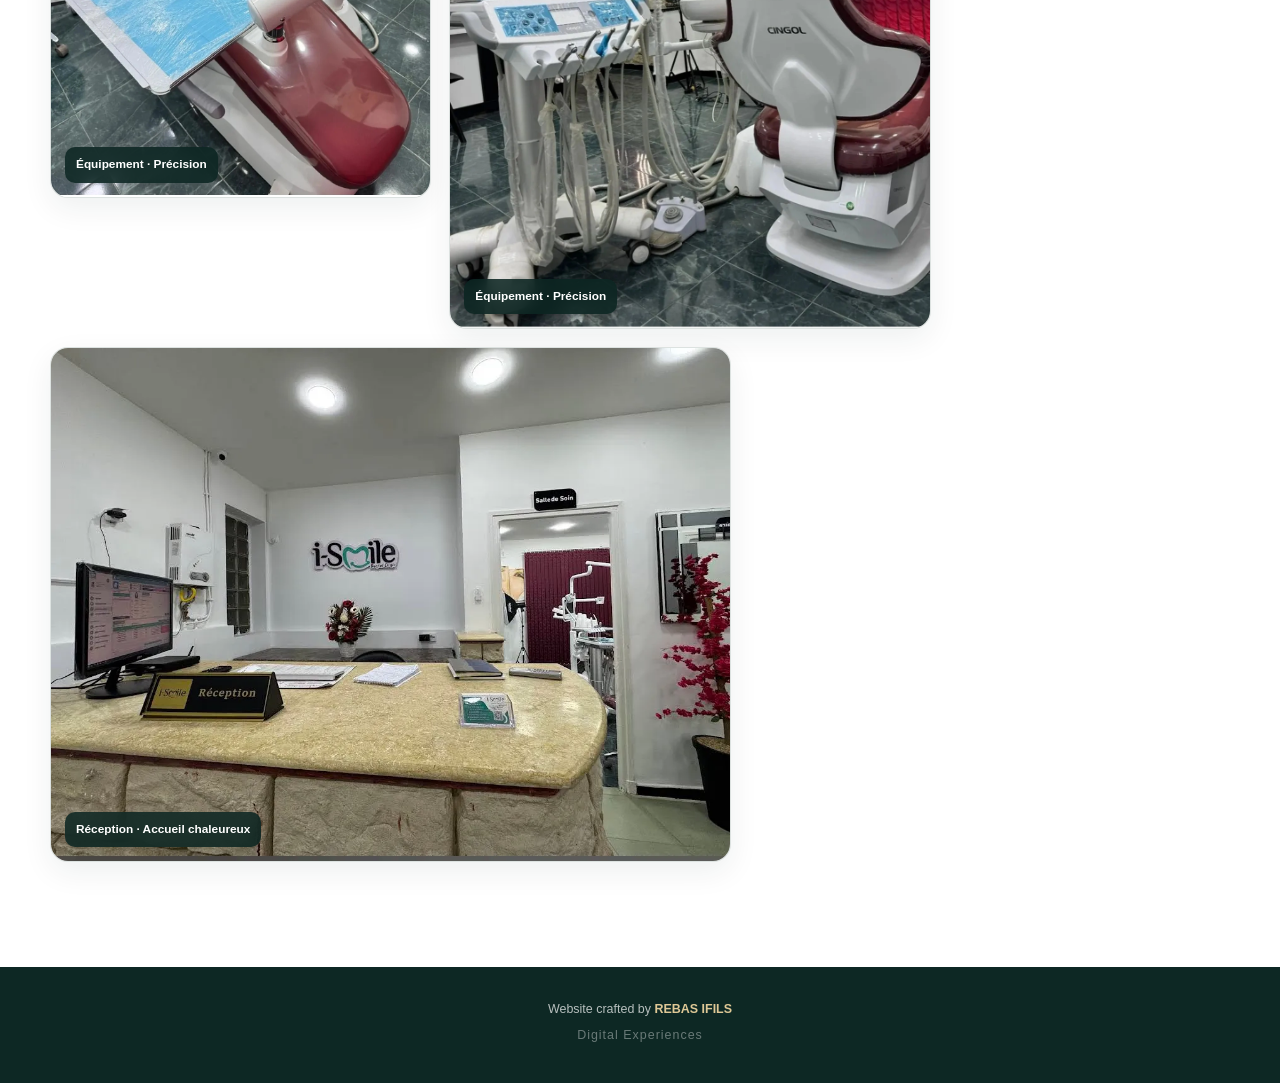
<file: contact.html>
<!DOCTYPE html>
<html lang="fr">
<head>
    <meta charset="UTF-8">
    <meta name="viewport" content="width=device-width, initial-scale=1.0, viewport-fit=cover">
    <title>Contact | I Smile Dental Clinic – Dentiste Dely Ibrahim</title>
    <meta name="description" content="Contactez I Smile Dental Clinic à Dely Ibrahim, Alger. Prenez rendez-vous pour vos soins dentaires ou contactez-nous pour toute urgence.">

    <link rel="icon" type="image/png" href="images/favicon.png">

    <meta property="og:title" content="Contact | I Smile Dental Clinic – Dentiste Dely Ibrahim">
    <meta property="og:description" content="Contactez I Smile Dental Clinic à Dely Ibrahim, Alger. Prenez rendez-vous ou contactez-nous pour une urgence dentaire.">
    <meta property="og:image" content="images/i-smile-logo.png">
    <meta property="og:type" content="website">

    <meta name="theme-color" content="#1a3a34">
    <meta name="robots" content="index, follow">

    <script type="application/ld+json">
    {
      "@context": "https://schema.org",
      "@type": "Dentist",
      "name": "I Smile Dental Clinic",
      "image": "images/i-smile-logo.png",
      "telephone": "+213540992708",
      "email": "draibi411@gmail.com",
      "address": {
        "@type": "PostalAddress",
        "addressLocality": "Dely Ibrahim",
        "addressRegion": "Alger",
        "addressCountry": "DZ"
      },
      "sameAs": [
        "https://www.facebook.com/share/1DC7hRPnL6/",
        "https://www.instagram.com/i_smile.dental_clinic",
        "https://www.tiktok.com/@ismile3875"
      ]
    }
    </script>

    <link rel="stylesheet" href="https://cdnjs.cloudflare.com/ajax/libs/font-awesome/6.5.2/css/all.min.css" crossorigin="anonymous" referrerpolicy="no-referrer">
        <link rel="stylesheet" href="css/style.css">
    <link rel="stylesheet" href="css/responsive.css">
    <link rel="stylesheet" href="css/animations.css">
</head>
<body>

<header class="header" role="banner">
    <div class="container header-content">
        <a href="index.html" class="logo-custom" aria-label="I Smile Dental Clinic – Accueil">
            <img src="images/i-smile-logo.png" alt="Logo I Smile Dental Clinic" class="main-logo-img" width="180" height="60">
        </a>

        <button class="nav-toggle" id="navToggle" aria-label="Ouvrir le menu" aria-expanded="false" aria-controls="navMenu">
            <i class="fas fa-bars" aria-hidden="true"></i>
        </button>

        <nav class="nav-menu" id="navMenu" aria-label="Navigation principale">
            <ul>
                <li><a href="index.html#services">Services</a></li>
                <li><a href="index.html#gallery">La Clinique</a></li>
                <li><a href="about.html">À propos</a></li>
                <li><a href="#contact">Contact & Urgences</a></li>
            </ul>

            <div class="nav-phone-header">
                <a href="tel:+213540992708" aria-label="Appeler le 05 40 99 27 08">
                    <i class="fas fa-phone-alt" aria-hidden="true"></i> 05 40 99 27 08
                </a>
            </div>
        </nav>
    </div>
</header>

<main id="main-content">

    <section class="hero-page hero-page--service">
        <div class="container hero-page-inner">
            <div class="hero-page-content">
            <span class="hero-badge">
                <i class="fas fa-phone-alt" aria-hidden="true"></i> Contact & Urgences
            </span>

            <h1 class="text-white">
                <span class="brand-highlight">Contactez-nous</span><br>
                <span class="text-architectural-light">I Smile Dental Clinic</span>
            </h1>

            <p class="hero-subtitle text-white">
                Notre équipe est à votre écoute pour vos rendez-vous, vos questions et vos urgences dentaires.
            </p>

            <div class="hero-actions">
                <a href="tel:+213540992708" class="btn btn-primary" aria-label="Appeler le 05 40 99 27 08">
                    <i class="fas fa-phone-alt" aria-hidden="true"></i> Appeler maintenant
                </a>

                <a href="https://wa.me/213562528806?text=Bonjour%20I%20Smile%2C%20je%20souhaite%20prendre%20rendez-vous." target="_blank" rel="noopener noreferrer" class="btn btn-whatsapp" aria-label="Contacter sur WhatsApp">
                    <i class="fab fa-whatsapp" aria-hidden="true"></i> WhatsApp
                </a>
            </div>
                    </div>
            <div class="hero-page-media">
                <img src="images/dr-aibi.webp" alt="Dr Aibi, chirurgien-dentiste" width="800" height="700">
            </div>
        </div>
</section>

    <section class="section-padding bg-white" id="contact">
        <div class="container">
            <div class="section-header">
                <h2 class="section-title">Nos <span class="brand-highlight">coordonnées</span></h2>
                <p class="section-desc">
                    Retrouvez toutes les informations nécessaires pour nous contacter et nous rendre visite.
                </p>
            </div>

            <div class="contact-3d-grid">
                <div class="contact-info">
                    <h3>Coordonnées directes</h3>

                    <div class="contact-details">
                        <p>
                            <i class="fas fa-map-marker-alt" aria-hidden="true"></i>
                            <strong>Dely Ibrahim – Alger</strong>
                        </p>

                        <p>
                            <i class="fas fa-clock" aria-hidden="true"></i>
                            <strong>Consultations :</strong> Du lundi au samedi
                        </p>

                        <p>
                            <i class="fas fa-clock text-highlight" aria-hidden="true"></i>
                            <strong>Urgences :</strong> 24h/24 – 7j/7
                        </p>
                    </div>

                    <div class="contact-buttons">
                        <a href="tel:+213540992708" class="contact-link phone-btn" aria-label="Appeler le 05 40 99 27 08">
                            <i class="fas fa-phone-alt" aria-hidden="true"></i> 05 40 99 27 08
                        </a>

                        <a href="https://wa.me/213562528806?text=Bonjour%20I%20Smile%2C%20je%20souhaite%20prendre%20rendez-vous." target="_blank" rel="noopener noreferrer" class="contact-link whatsapp-btn" aria-label="Contacter sur WhatsApp">
                            <i class="fab fa-whatsapp" aria-hidden="true"></i> 05 62 52 88 06
                        </a>
                    </div>

                    <p class="contact-email">
                        <i class="fas fa-envelope" aria-hidden="true"></i>
                        <a href="mailto:draibi411@gmail.com" aria-label="Envoyer un email">
                            draibi411@gmail.com
                        </a>
                    </p>

                    <div class="social-links-container">
                        <p>Nos Réseaux :</p>

                        <div class="social-links" role="list" aria-label="Réseaux sociaux">
                            <a href="https://www.facebook.com/share/1DC7hRPnL6/" target="_blank" rel="noopener noreferrer" class="soc-fb" aria-label="Facebook" role="listitem">
                                <i class="fab fa-facebook-f" aria-hidden="true"></i>
                            </a>

                            <a href="https://www.instagram.com/i_smile.dental_clinic" target="_blank" rel="noopener noreferrer" class="soc-ig" aria-label="Instagram" role="listitem">
                                <i class="fab fa-instagram" aria-hidden="true"></i>
                            </a>

                            <a href="https://www.tiktok.com/@ismile3875" target="_blank" rel="noopener noreferrer" class="soc-tt" aria-label="TikTok" role="listitem">
                                <i class="fab fa-tiktok" aria-hidden="true"></i>
                            </a>
                        </div>
                    </div>

                    <div class="map-wrapper">
                        <iframe
                            title="Carte de localisation de I Smile Dental Clinic"
                            src="https://www.google.com/maps/embed?pb=!1m18!1m12!1m3!1d3202.435500873883!2d2.9847528!3d36.7511559!2m3!1f0!2f0!3f0!2m3!1i1024!2i768!4f13.1!3m3!1m2!1s0x128fb1000445e2d9%3A0x78a43db8902f2383!2sQX2M%2BGVP%20I%20smile%20dental%20clinic%20(Cabinet%20Dentaire)%2C%20Dely%20Ibrahim!5e0!3m2!1sen!2sdz!4v1698000000000"
                            width="100%"
                            height="250"
                            style="border:0;"
                            allowfullscreen
                            loading="lazy"
                            referrerpolicy="no-referrer-when-downgrade">
                        </iframe>
                    </div>
                </div>

                <div class="form-container">
                    <h3>Demande de consultation</h3>
                    <p class="form-desc">
                        Laissez vos coordonnées, nous vous recontacterons rapidement.
                    </p>

                    <form action="https://formspree.io/f/xqerweyb" method="POST" id="contactForm" novalidate>
                        <input type="text" name="_gotcha" class="form-gotcha" tabindex="-1" autocomplete="off" aria-hidden="true">

                        <div class="form-group">
                            <label for="name" class="visually-hidden">Nom et prénom</label>
                            <input type="text" id="name" name="name" placeholder="Nom et prénom" required autocomplete="name">
                        </div>

                        <div class="form-group">
                            <label for="phone" class="visually-hidden">Numéro de téléphone</label>
                            <input type="tel" id="phone" name="phone" placeholder="Numéro de téléphone" required autocomplete="tel">
                        </div>

                        <div class="form-group">
                            <label for="email" class="visually-hidden">Email optionnel</label>
                            <input type="email" id="email" name="email" placeholder="Email (optionnel)" autocomplete="email">
                        </div>

                        <div class="form-group">
                            <label for="message" class="visually-hidden">Motif du rendez-vous</label>
                            <textarea id="message" name="message" rows="3" placeholder="Motif du rendez-vous (sans informations médicales sensibles)"></textarea>
                        </div>

                        <button type="submit" class="btn btn-primary w-full">
                            Envoyer la demande
                        </button>

                        <div id="formStatus" class="form-status" aria-live="polite" role="status"></div>
                    </form>
                </div>
            </div>
        </div>
    </section>

    <section class="section-padding bg-white">
        <div class="container">
            <div class="section-header">
                <h2 class="section-title">Découvrez notre <span class="brand-highlight">espace</span></h2>
                <p class="section-desc">
                    Un cabinet pensé pour allier confort, esthétique et performance.
                </p>
            </div>

            <div class="gallery-editorial-grid">
                <div class="gallery-item-large">
                    <img src="gallery/espace-1.webp" alt="Salle d'attente de I Smile Dental Clinic" loading="lazy" decoding="async" width="800" height="600">
                    <div class="caption">Salle d'attente · Confort</div>
                </div>

                <div class="gallery-item-medium">
                    <img src="gallery/espace-2.webp" alt="Salle de soins de I Smile Dental Clinic" loading="lazy" decoding="async" width="600" height="450">
                    <div class="caption">Salle de soins · Technologie</div>
                </div>

                <div class="gallery-item-small">
                    <img src="gallery/espace-3.webp" alt="Équipement de I Smile Dental Clinic" loading="lazy" decoding="async" width="400" height="300">
                    <div class="caption">Équipement · Précision</div>
                </div>

                <div class="gallery-item-medium">
                    <img src="gallery/espace-4.webp" alt="Équipement de I Smile Dental Clinic" loading="lazy" decoding="async" width="600" height="450">
                    <div class="caption">Équipement · Précision</div>
                </div>

                <div class="gallery-item-large">
                    <img src="gallery/espace-5.webp" alt="Réception de I Smile Dental Clinic" loading="lazy" decoding="async" width="800" height="600">
                    <div class="caption">Réception · Accueil chaleureux</div>
                </div>
            </div>
        </div>
    </section>

</main>

<div class="floating-cta-wa" id="waCta">
    <a href="https://wa.me/213562528806?text=Bonjour%20I%20Smile%2C%20je%20souhaite%20prendre%20rendez-vous." target="_blank" rel="noopener noreferrer" aria-label="Contacter I Smile sur WhatsApp">
        <i class="fab fa-whatsapp" aria-hidden="true"></i>
        <span>Réservez</span>
    </a>
</div>

<div class="bottom-bar" role="navigation" aria-label="Actions rapides">
    <a href="tel:+213540992708" class="bottom-bar-btn phone" aria-label="Appeler le 05 40 99 27 08">
        <i class="fas fa-phone-alt" aria-hidden="true"></i>
        <span>Appeler</span>
    </a>

    <a href="https://wa.me/213562528806?text=Bonjour%20I%20Smile%2C%20je%20souhaite%20prendre%20rendez-vous." target="_blank" rel="noopener noreferrer" class="bottom-bar-btn whatsapp" aria-label="Urgence WhatsApp">
        <i class="fab fa-whatsapp" aria-hidden="true"></i>
        <span>Urgence</span>
    </a>

    <a href="https://maps.google.com/maps?ll=36.751156,2.984753&z=15&t=m&hl=en-US&gl=US&mapclient=embed&cid=8693141043634185091" target="_blank" rel="noopener noreferrer" class="bottom-bar-btn maps" aria-label="Obtenir l'itinéraire">
        <i class="fas fa-location-dot" aria-hidden="true"></i>
        <span>Itinéraire</span>
    </a>
</div>

<footer class="site-footer">
    <div class="container">
        <div class="footer-content">
            <p class="footer-credit">
                Website crafted by
                <a href="https://gategith.github.io/portfolio/" target="_blank" rel="noopener noreferrer" aria-label="Portfolio de REBAS IFILS">
                    REBAS IFILS
                </a>
            </p>
            <p class="footer-tagline">Digital Experiences</p>
        </div>
    </div>
</footer>

<script src="js/script.js"></script>
<script src="js/form.js"></script>

</body>
</html>
</file>
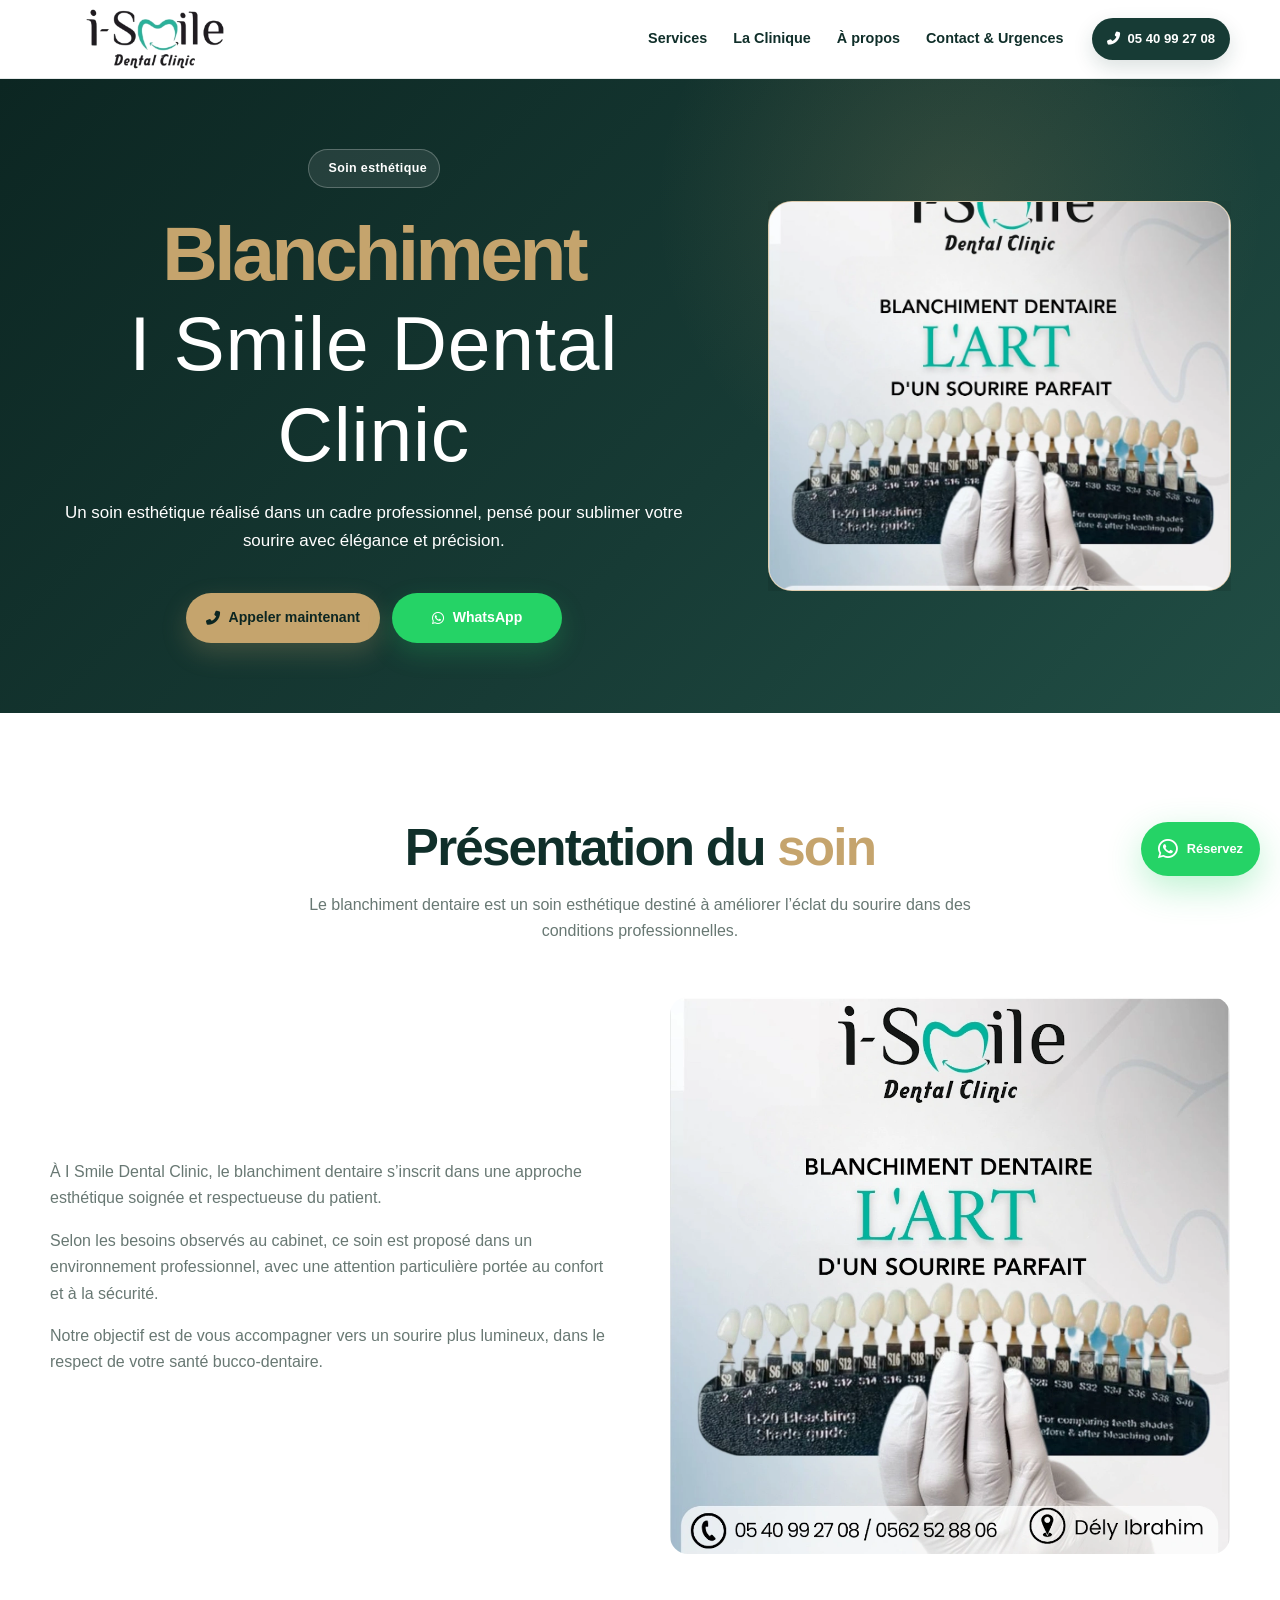
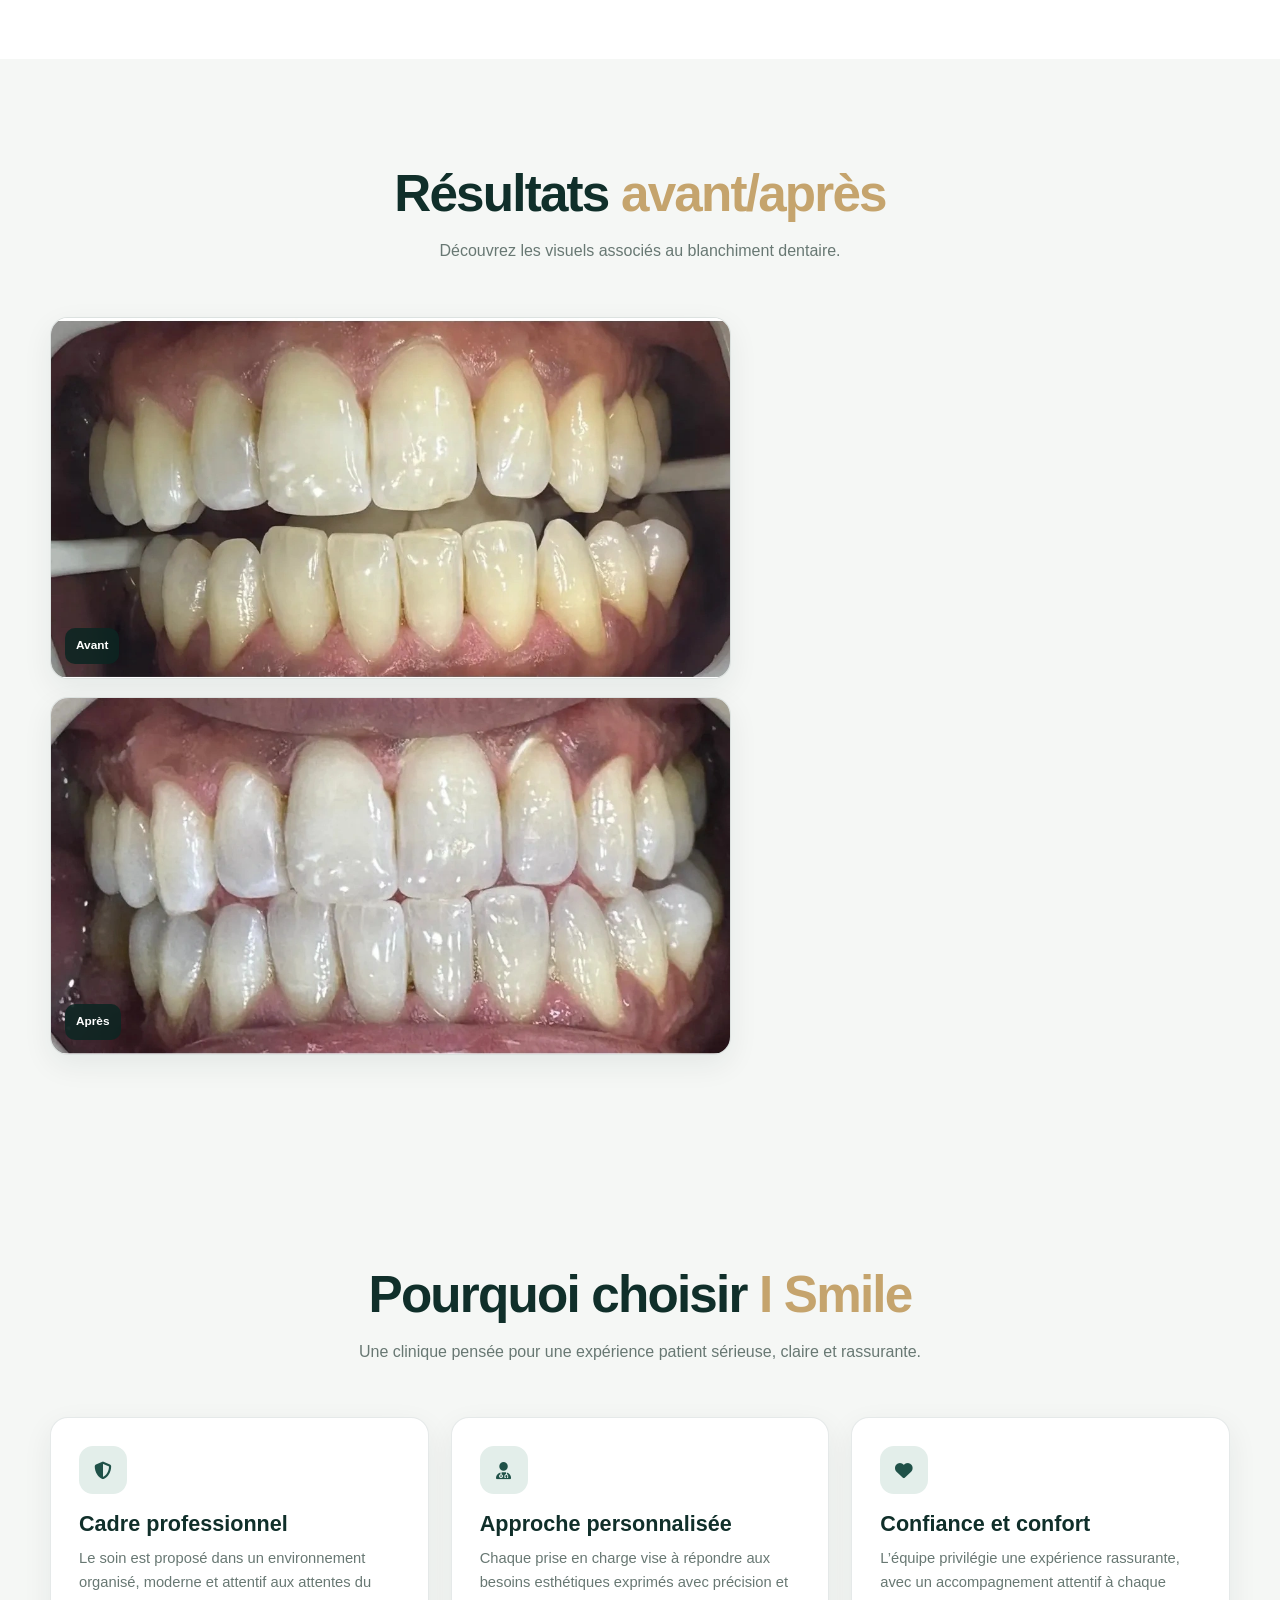
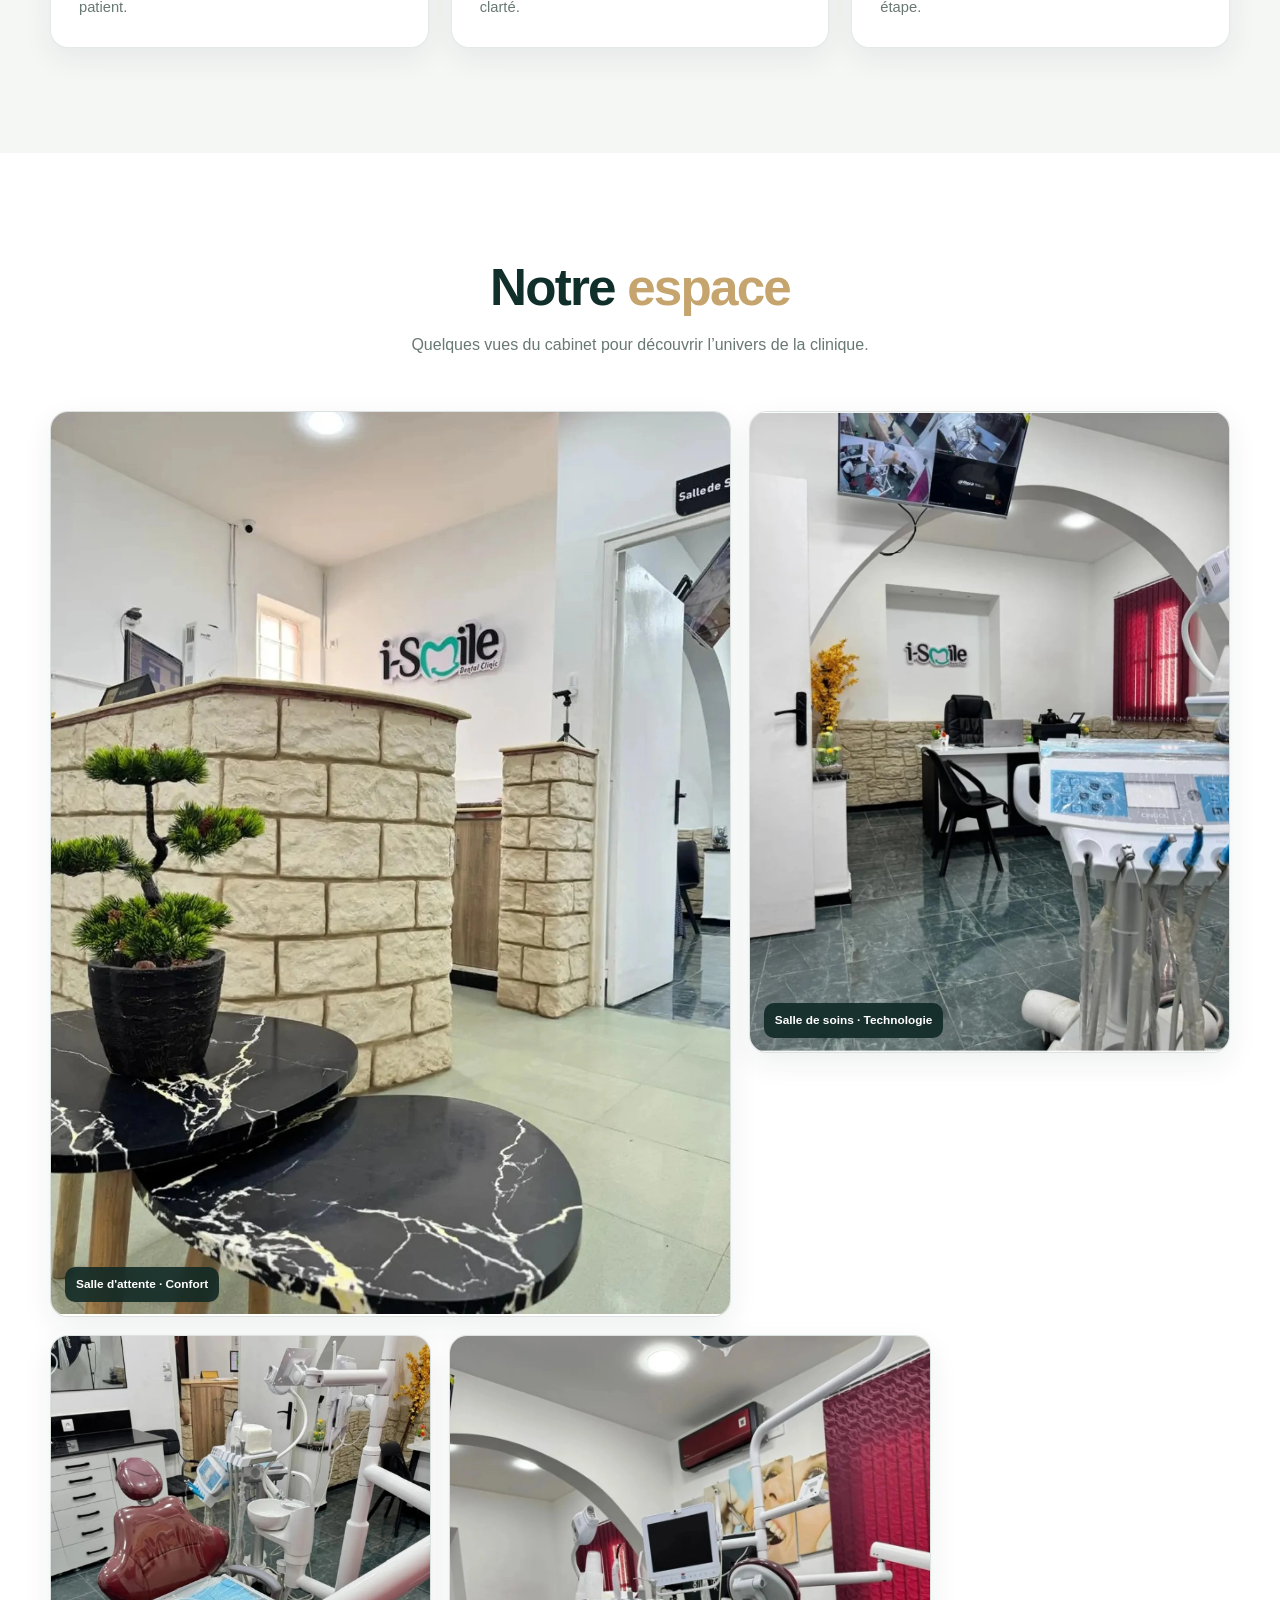
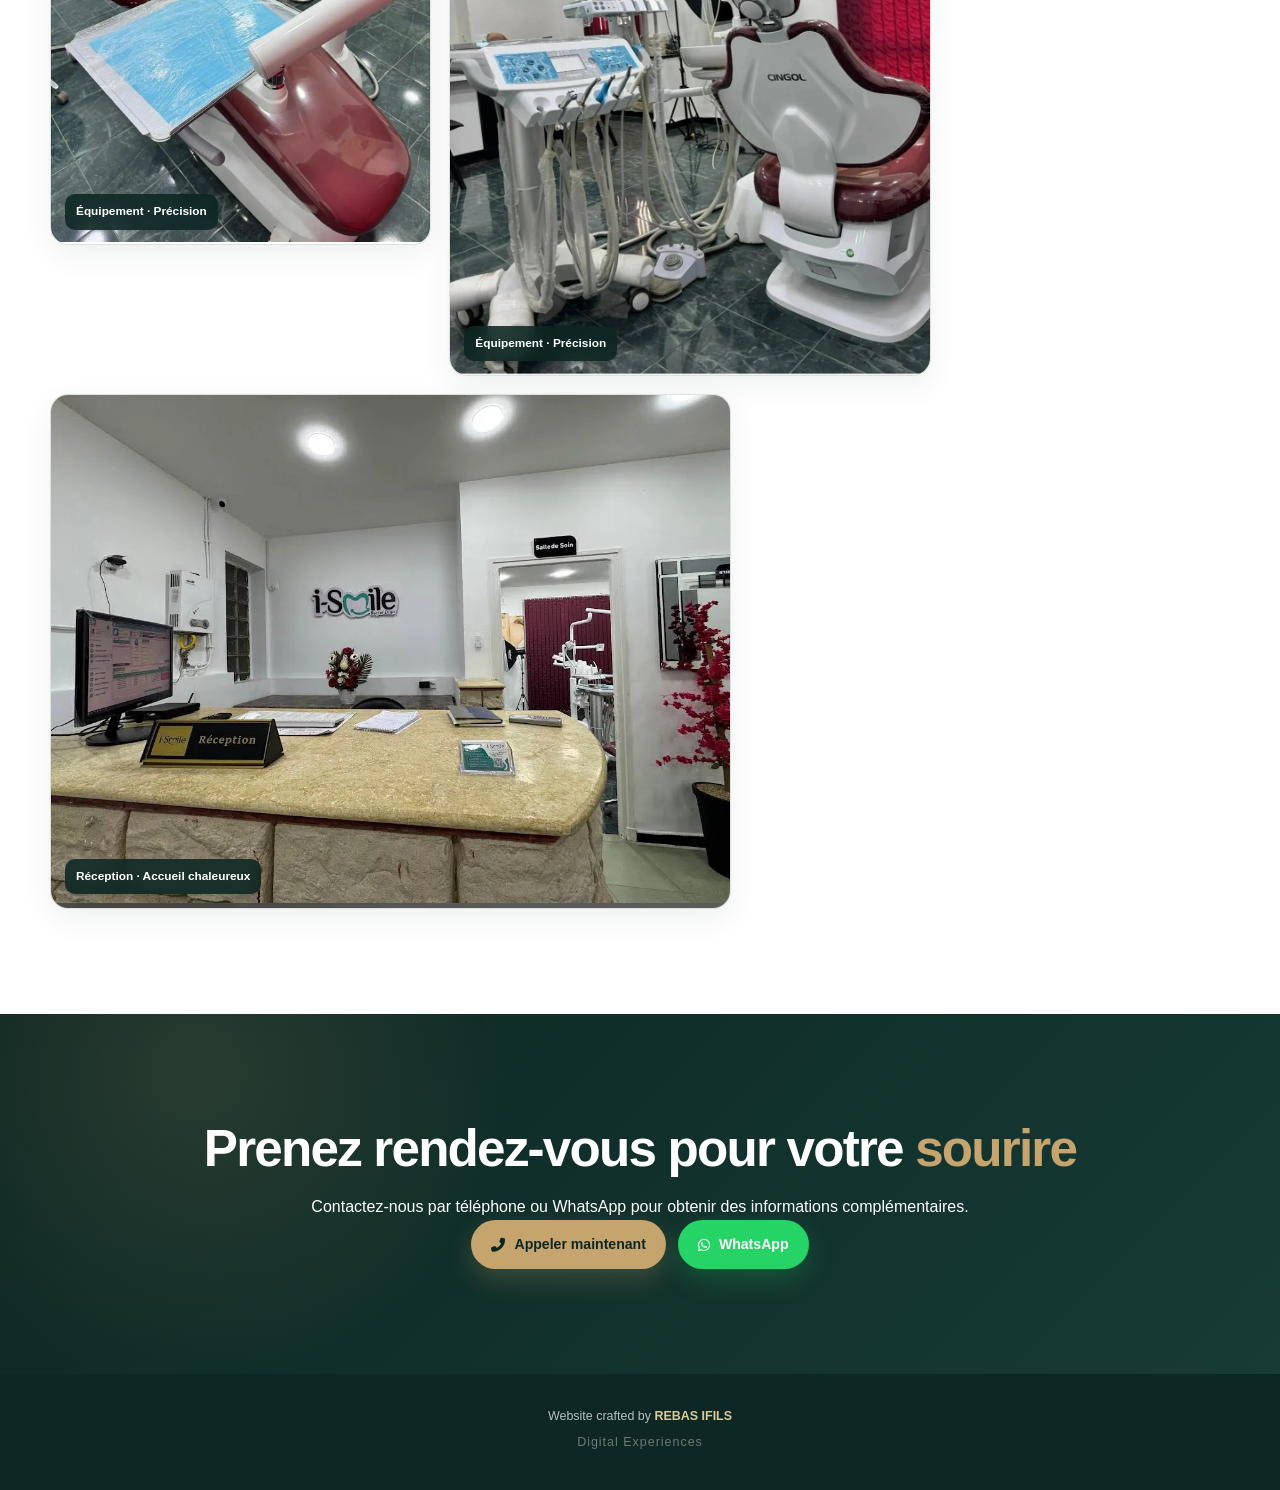
<file: services/blanchiment.html>
<!DOCTYPE html>
<html lang="fr">
<head>
    <meta charset="UTF-8">
    <meta name="viewport" content="width=device-width, initial-scale=1.0, viewport-fit=cover">
    <title>Blanchiment | I Smile Dental Clinic – Dentiste Dely Ibrahim</title>
    <meta name="description" content="Découvrez le blanchiment dentaire chez I Smile Dental Clinic à Dely Ibrahim : un soin esthétique réalisé dans un cadre professionnel et sécurisé pour sublimer votre sourire.">

    <link rel="icon" type="image/png" href="../images/favicon.png">

    <meta property="og:title" content="Blanchiment | I Smile Dental Clinic – Dentiste Dely Ibrahim">
    <meta property="og:description" content="Découvrez le blanchiment dentaire chez I Smile Dental Clinic à Dely Ibrahim : un soin esthétique réalisé dans un cadre professionnel et sécurisé pour sublimer votre sourire.">
    <meta property="og:image" content="../images/i-smile-logo.png">
    <meta property="og:type" content="website">

    <meta name="theme-color" content="#1a3a34">
    <meta name="robots" content="index, follow">

    <script type="application/ld+json">
    {
      "@context": "https://schema.org",
      "@type": "Dentist",
      "name": "I Smile Dental Clinic",
      "image": "../images/i-smile-logo.png",
      "telephone": "+213540992708",
      "email": "draibi411@gmail.com",
      "address": {
        "@type": "PostalAddress",
        "addressLocality": "Dely Ibrahim",
        "addressRegion": "Alger",
        "addressCountry": "DZ"
      },
      "sameAs": [
        "https://www.facebook.com/share/1DC7hRPnL6/",
        "https://www.instagram.com/i_smile.dental_clinic",
        "https://www.tiktok.com/@ismile3875"
      ]
    }
    </script>

    <link rel="stylesheet" href="https://cdnjs.cloudflare.com/ajax/libs/font-awesome/6.5.2/css/all.min.css" crossorigin="anonymous" referrerpolicy="no-referrer">
    <link rel="stylesheet" href="../css/style.css">
    <link rel="stylesheet" href="../css/responsive.css">
    <link rel="stylesheet" href="../css/animations.css">
</head>
<body>

<header class="header" role="banner">
    <div class="container header-content">
        <a href="../index.html" class="logo-custom" aria-label="I Smile Dental Clinic – Accueil">
            <img src="../images/i-smile-logo.png" alt="Logo I Smile Dental Clinic" class="main-logo-img" width="180" height="60">
        </a>

        <button class="nav-toggle" id="navToggle" aria-label="Ouvrir le menu" aria-expanded="false" aria-controls="navMenu">
            <i class="fas fa-bars"></i>
        </button>

        <nav class="nav-menu" id="navMenu" aria-label="Navigation principale">
            <ul>
                <li><a href="../index.html#services">Services</a></li>
                <li><a href="../index.html#gallery">La Clinique</a></li>
                <li><a href="../about.html">À propos</a></li>
                <li><a href="../index.html#contact">Contact & Urgences</a></li>
            </ul>

            <div class="nav-phone-header">
                <a href="tel:+213540992708" aria-label="Appeler le 05 40 99 27 08">
                    <i class="fas fa-phone-alt"></i> 05 40 99 27 08
                </a>
            </div>
        </nav>
    </div>
</header>

<main id="main-content">

    <section class="hero-page hero-page--service">
        <div class="container hero-page-inner">
            <div class="hero-page-content">
            <span class="hero-badge">
                <i class="fas fa-sparkles" aria-hidden="true"></i> Soin esthétique
            </span>

            <h1 class="text-white">
                <span class="brand-highlight">Blanchiment</span><br>
                <span class="text-architectural-light">I Smile Dental Clinic</span>
            </h1>

            <p class="hero-subtitle text-white">
                Un soin esthétique réalisé dans un cadre professionnel, pensé pour sublimer votre sourire avec élégance et précision.
            </p>

            <div class="hero-actions">
                <a href="tel:+213540992708" class="btn btn-primary" aria-label="Appeler maintenant">
                    <i class="fas fa-phone-alt" aria-hidden="true"></i> Appeler maintenant
                </a>

                <a href="https://wa.me/213562528806?text=Bonjour%20I%20Smile%2C%20je%20souhaite%20des%20informations%20sur%20le%20blanchiment%20dentaire." target="_blank" rel="noopener noreferrer" class="btn btn-whatsapp" aria-label="Contacter sur WhatsApp">
                    <i class="fab fa-whatsapp" aria-hidden="true"></i> WhatsApp
                </a>
            </div>
                    </div>
            <div class="hero-page-media">
                <img src="../services/blanchiment/cover.webp" alt="Blanchiment dentaire" width="800" height="700">
            </div>
        </div>
</section>

    <section class="section-padding bg-white">
        <div class="container">
            <div class="section-header">
                <h2 class="section-title">Présentation du <span class="brand-highlight">soin</span></h2>
                <p class="section-desc">
                    Le blanchiment dentaire est un soin esthétique destiné à améliorer l’éclat du sourire dans des conditions professionnelles.
                </p>
            </div>

            <div class="about-intro-grid">
                <div class="about-text">
                    <p>
                        À I Smile Dental Clinic, le blanchiment dentaire s’inscrit dans une approche esthétique soignée et respectueuse du patient.
                    </p>

                    <p>
                        Selon les besoins observés au cabinet, ce soin est proposé dans un environnement professionnel, avec une attention particulière portée au confort et à la sécurité.
                    </p>

                    <p>
                        Notre objectif est de vous accompagner vers un sourire plus lumineux, dans le respect de votre santé bucco-dentaire.
                    </p>
                </div>

                <div class="about-image">
                    <img src="../services/blanchiment/cover.webp" alt="Blanchiment dentaire chez I Smile Dental Clinic" loading="lazy" decoding="async" width="600" height="400">
                </div>
            </div>
        </div>
    </section>

    <section class="section-padding bg-stone">
        <div class="container">
            <div class="section-header">
                <h2 class="section-title">Résultats <span class="brand-highlight">avant/après</span></h2>
                <p class="section-desc">
                    Découvrez les visuels associés au blanchiment dentaire.
                </p>
            </div>

            <div class="gallery-editorial-grid">
                <div class="gallery-item-large">
                    <img src="../services/blanchiment/avant-apres-blanchiment-1.webp" alt="Résultat avant après d'un blanchiment dentaire" loading="lazy" decoding="async" width="800" height="600">
                    <div class="caption"> Avant </div>
                </div>

                <div class="gallery-item-large">
                    <img src="../services/blanchiment/avant-apres-blanchiment-2.webp" alt="Résultat avant après d'un blanchiment dentaire" loading="lazy" decoding="async" width="800" height="600">
                    <div class="caption"> Après </div>
                </div>
            </div>
        </div>
    </section>

    <section class="section-padding bg-stone">
        <div class="container">
            <div class="section-header">
                <h2 class="section-title">Pourquoi choisir <span class="brand-highlight">I Smile</span></h2>
                <p class="section-desc">
                    Une clinique pensée pour une expérience patient sérieuse, claire et rassurante.
                </p>
            </div>

            <div class="philosophy-cards-grid">
                <div class="philosophy-card">
                    <div class="icon-box">
                        <i class="fas fa-shield-alt" aria-hidden="true"></i>
                    </div>
                    <h3>Cadre professionnel</h3>
                    <p>
                        Le soin est proposé dans un environnement organisé, moderne et attentif aux attentes du patient.
                    </p>
                </div>

                <div class="philosophy-card">
                    <div class="icon-box">
                        <i class="fas fa-user-md" aria-hidden="true"></i>
                    </div>
                    <h3>Approche personnalisée</h3>
                    <p>
                        Chaque prise en charge vise à répondre aux besoins esthétiques exprimés avec précision et clarté.
                    </p>
                </div>

                <div class="philosophy-card">
                    <div class="icon-box">
                        <i class="fas fa-heart" aria-hidden="true"></i>
                    </div>
                    <h3>Confiance et confort</h3>
                    <p>
                        L’équipe privilégie une expérience rassurante, avec un accompagnement attentif à chaque étape.
                    </p>
                </div>
            </div>
        </div>
    </section>

    <section class="section-padding bg-white">
        <div class="container">
            <div class="section-header">
                <h2 class="section-title">Notre <span class="brand-highlight">espace</span></h2>
                <p class="section-desc">
                    Quelques vues du cabinet pour découvrir l’univers de la clinique.
                </p>
            </div>

            <div class="gallery-editorial-grid">
                <div class="gallery-item-large">
                    <img src="../gallery/espace-1.webp" alt="Salle d'attente de I Smile Dental Clinic" loading="lazy" decoding="async" width="800" height="600">
                    <div class="caption">Salle d'attente · Confort</div>
                </div>

                <div class="gallery-item-medium">
                    <img src="../gallery/espace-2.webp" alt="Salle de soins de I Smile Dental Clinic" loading="lazy" decoding="async" width="600" height="450">
                    <div class="caption">Salle de soins · Technologie</div>
                </div>

                <div class="gallery-item-small">
                    <img src="../gallery/espace-3.webp" alt="Équipement de I Smile Dental Clinic" loading="lazy" decoding="async" width="400" height="300">
                    <div class="caption">Équipement · Précision</div>
                </div>

                <div class="gallery-item-medium">
                    <img src="../gallery/espace-4.webp" alt="Équipement de I Smile Dental Clinic" loading="lazy" decoding="async" width="600" height="450">
                    <div class="caption">Équipement · Précision</div>
                </div>

                <div class="gallery-item-large">
                    <img src="../gallery/espace-5.webp" alt="Réception de I Smile Dental Clinic" loading="lazy" decoding="async" width="800" height="600">
                    <div class="caption">Réception · Accueil chaleureux</div>
                </div>
            </div>
        </div>
    </section>

    <section class="section-padding bg-contact-premium">
        <div class="container text-center">
            <h2 class="section-title text-white">
                Prenez rendez-vous pour votre <span class="brand-highlight">sourire</span>
            </h2>

            <p class="section-desc text-white">
                Contactez-nous par téléphone ou WhatsApp pour obtenir des informations complémentaires.
            </p>

            <div class="hero-actions">
                <a href="tel:+213540992708" class="btn btn-primary" aria-label="Appeler maintenant">
                    <i class="fas fa-phone-alt" aria-hidden="true"></i> Appeler maintenant
                </a>

                <a href="https://wa.me/213562528806?text=Bonjour%20I%20Smile%2C%20je%20souhaite%20des%20informations%20sur%20le%20blanchiment%20dentaire." target="_blank" rel="noopener noreferrer" class="btn btn-whatsapp" aria-label="Contacter sur WhatsApp">
                    <i class="fab fa-whatsapp" aria-hidden="true"></i> WhatsApp
                </a>
            </div>
        </div>
    </section>

</main>

<div class="floating-cta-wa" id="waCta">
    <a href="https://wa.me/213562528806?text=Bonjour%20I%20Smile%2C%20je%20souhaite%20des%20informations%20sur%20le%20blanchiment%20dentaire." target="_blank" rel="noopener noreferrer" aria-label="Contacter I Smile sur WhatsApp">
        <i class="fab fa-whatsapp" aria-hidden="true"></i>
        <span>Réservez</span>
    </a>
</div>

<div class="bottom-bar" role="navigation" aria-label="Actions rapides">
    <a href="tel:+213540992708" class="bottom-bar-btn phone" aria-label="Appeler le 05 40 99 27 08">
        <i class="fas fa-phone-alt" aria-hidden="true"></i>
        <span>Appeler</span>
    </a>

    <a href="https://wa.me/213562528806?text=Bonjour%20I%20Smile%2C%20je%20souhaite%20des%20informations%20sur%20le%20blanchiment%20dentaire." target="_blank" rel="noopener noreferrer" class="bottom-bar-btn whatsapp" aria-label="Urgence WhatsApp">
        <i class="fab fa-whatsapp" aria-hidden="true"></i>
        <span>Urgence</span>
    </a>

    <a href="https://maps.google.com/maps?ll=36.751156,2.984753&z=15&t=m&hl=en-US&gl=US&mapclient=embed&cid=8693141043634185091" target="_blank" rel="noopener noreferrer" class="bottom-bar-btn maps" aria-label="Obtenir l'itinéraire">
        <i class="fas fa-location-dot" aria-hidden="true"></i>
        <span>Itinéraire</span>
    </a>
</div>

<footer class="site-footer">
    <div class="container">
        <div class="footer-content">
            <p class="footer-credit">
                Website crafted by
                <a href="https://gategith.github.io/portfolio/" target="_blank" rel="noopener noreferrer" aria-label="Portfolio de REBAS IFILS">
                    REBAS IFILS
                </a>
            </p>
            <p class="footer-tagline">Digital Experiences</p>
        </div>
    </div>
</footer>

<script src="../js/script.js"></script>

</body>
</html>
</file>
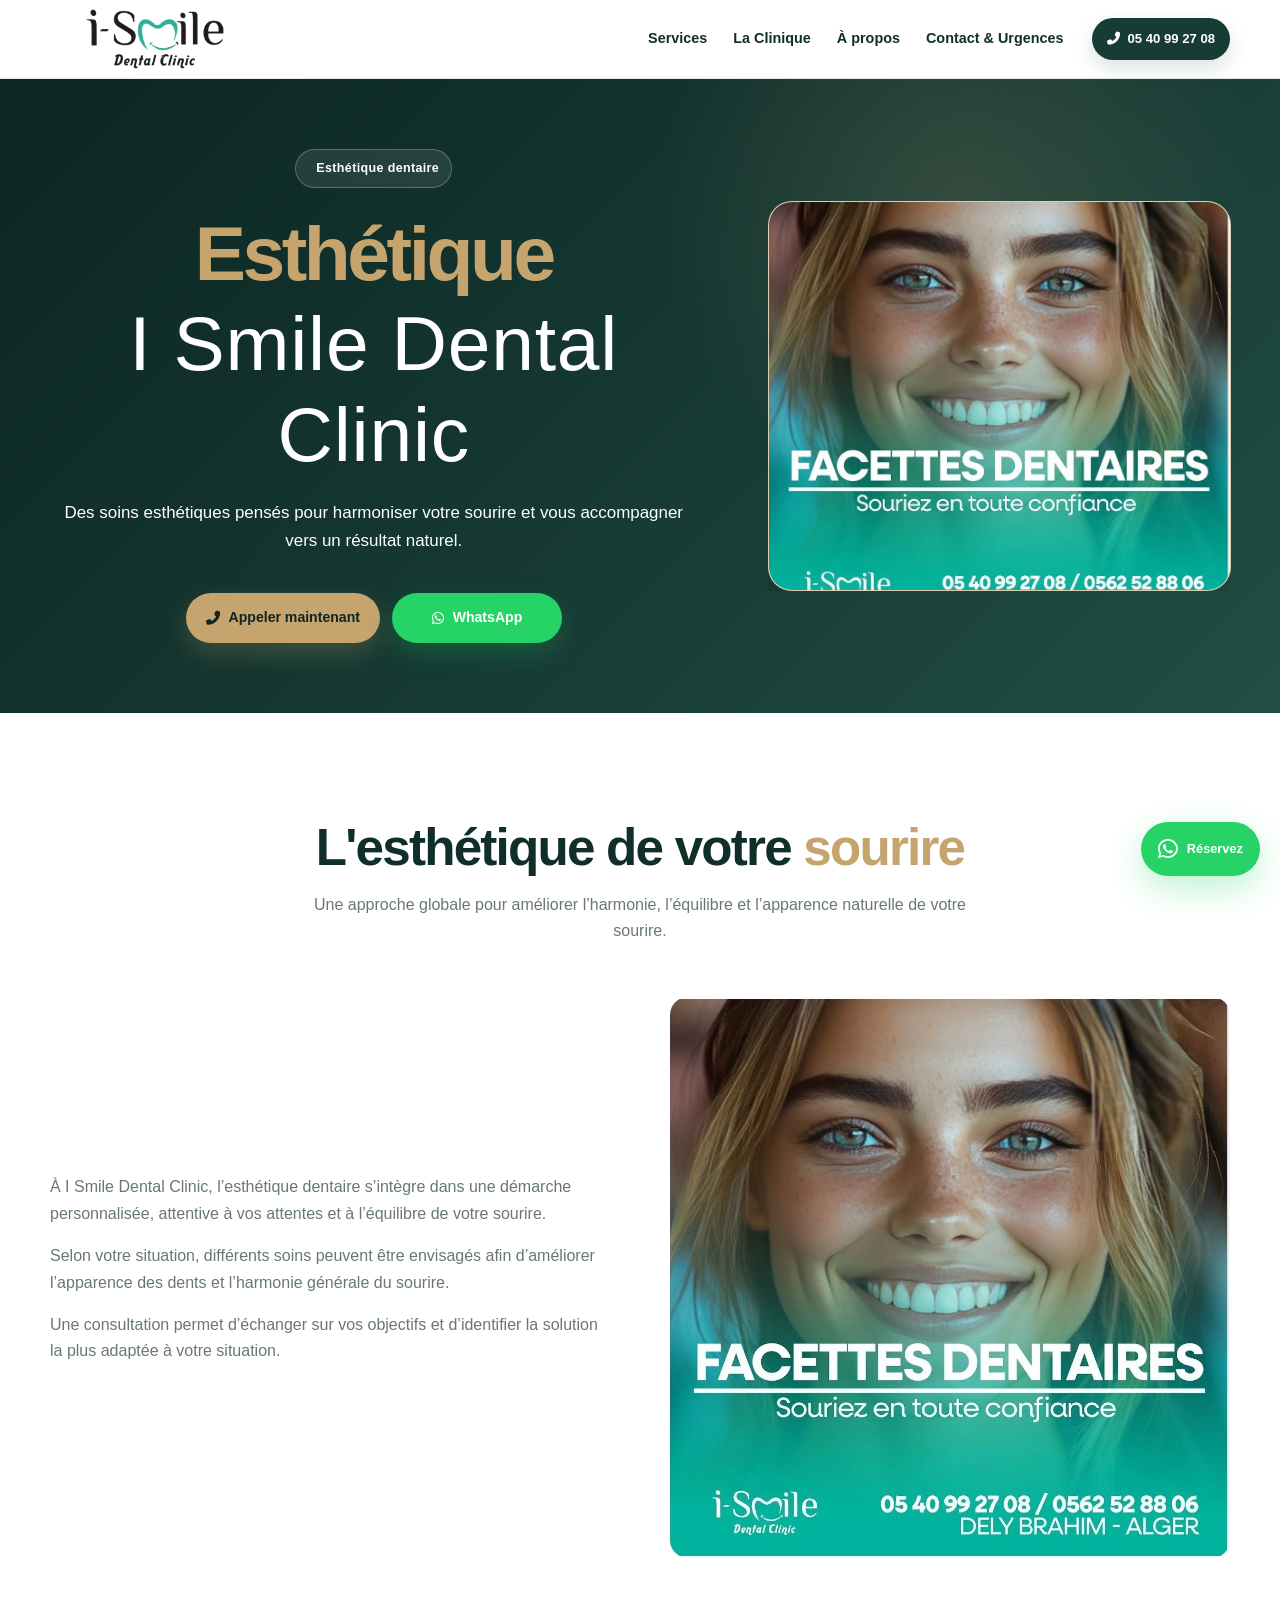
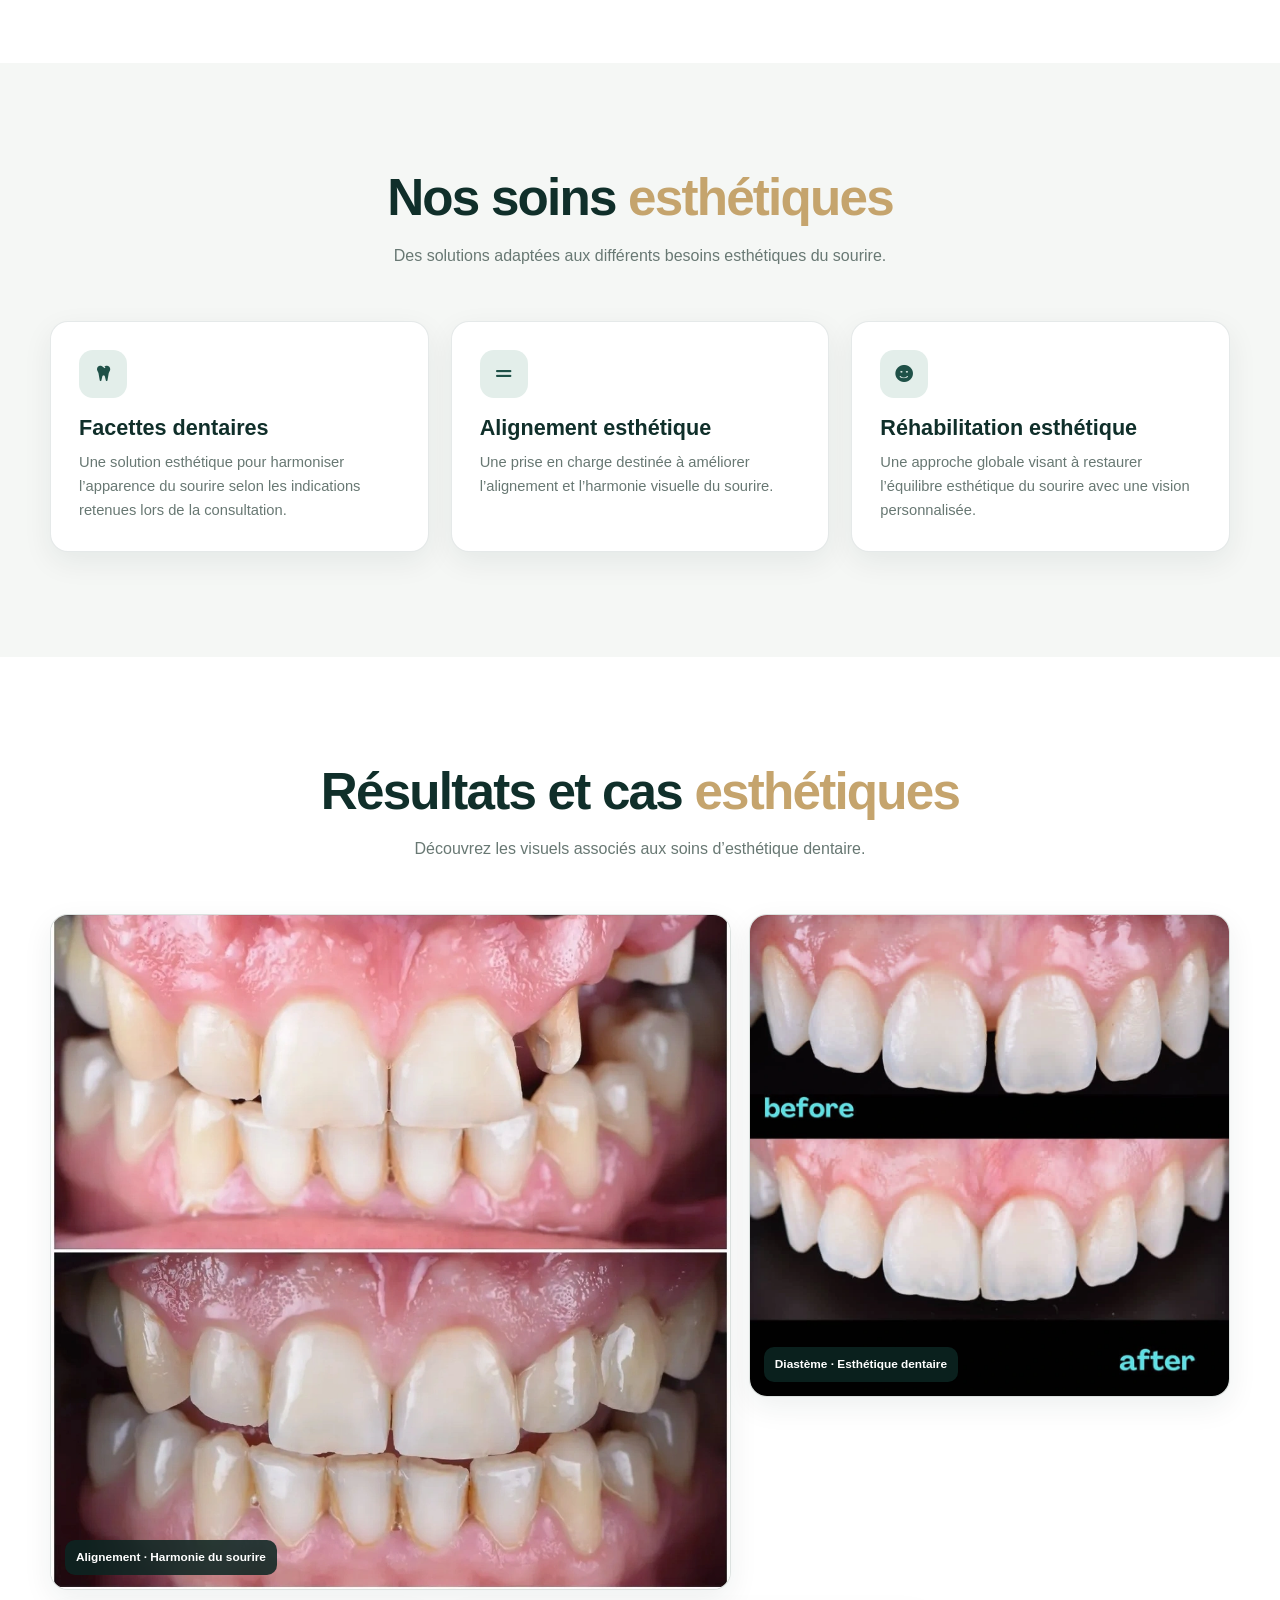
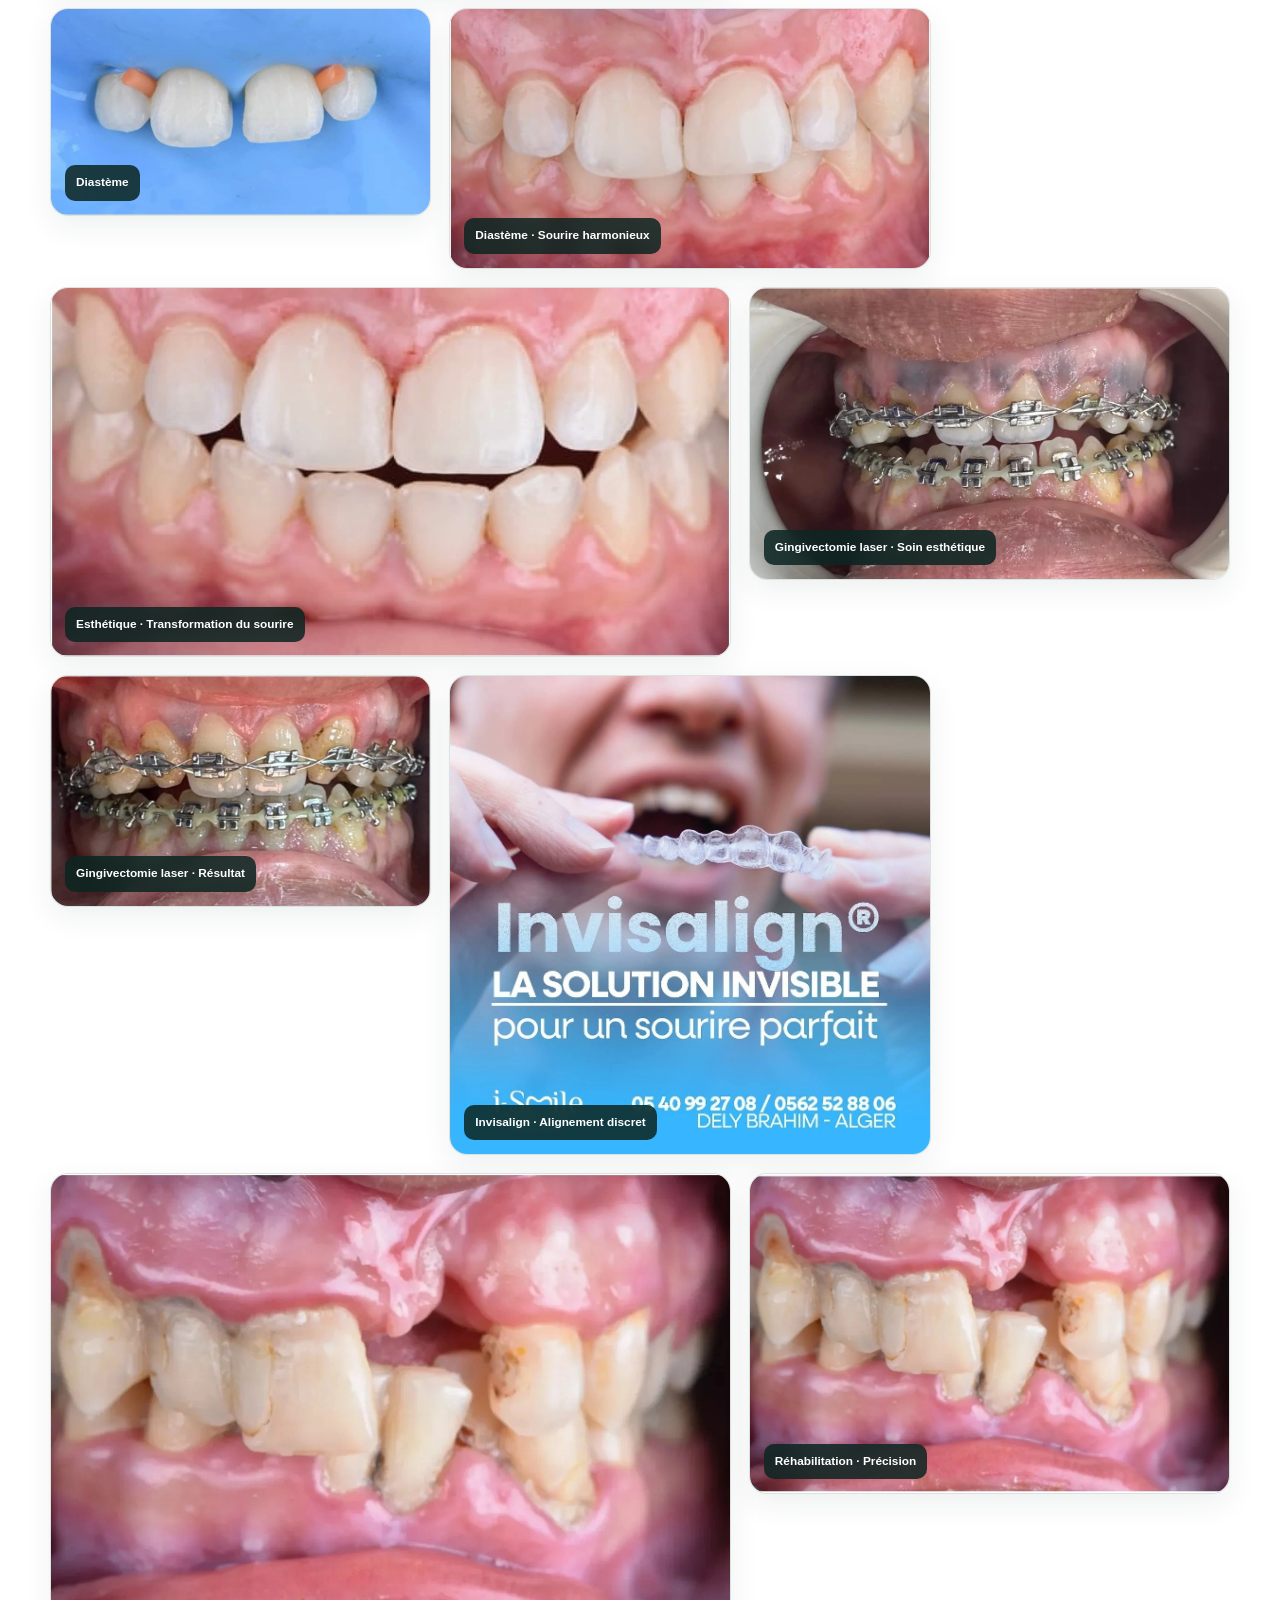
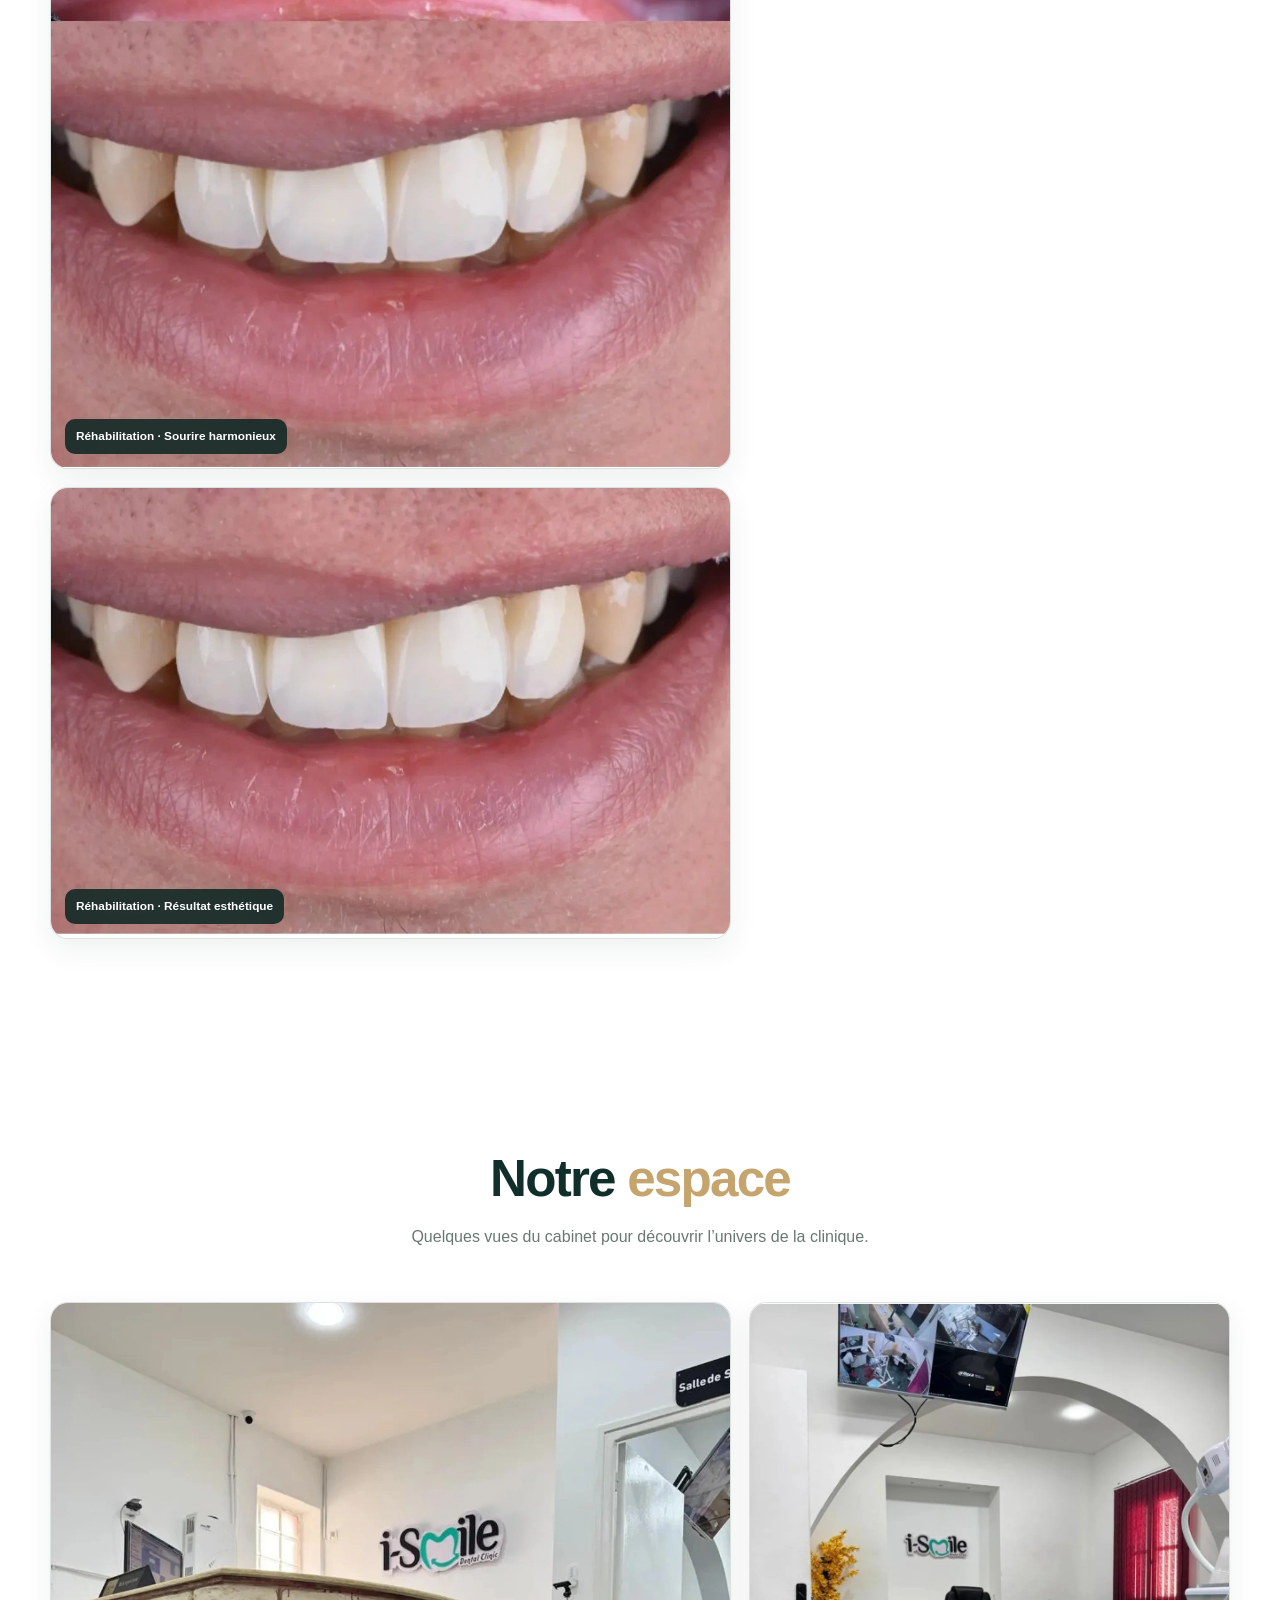
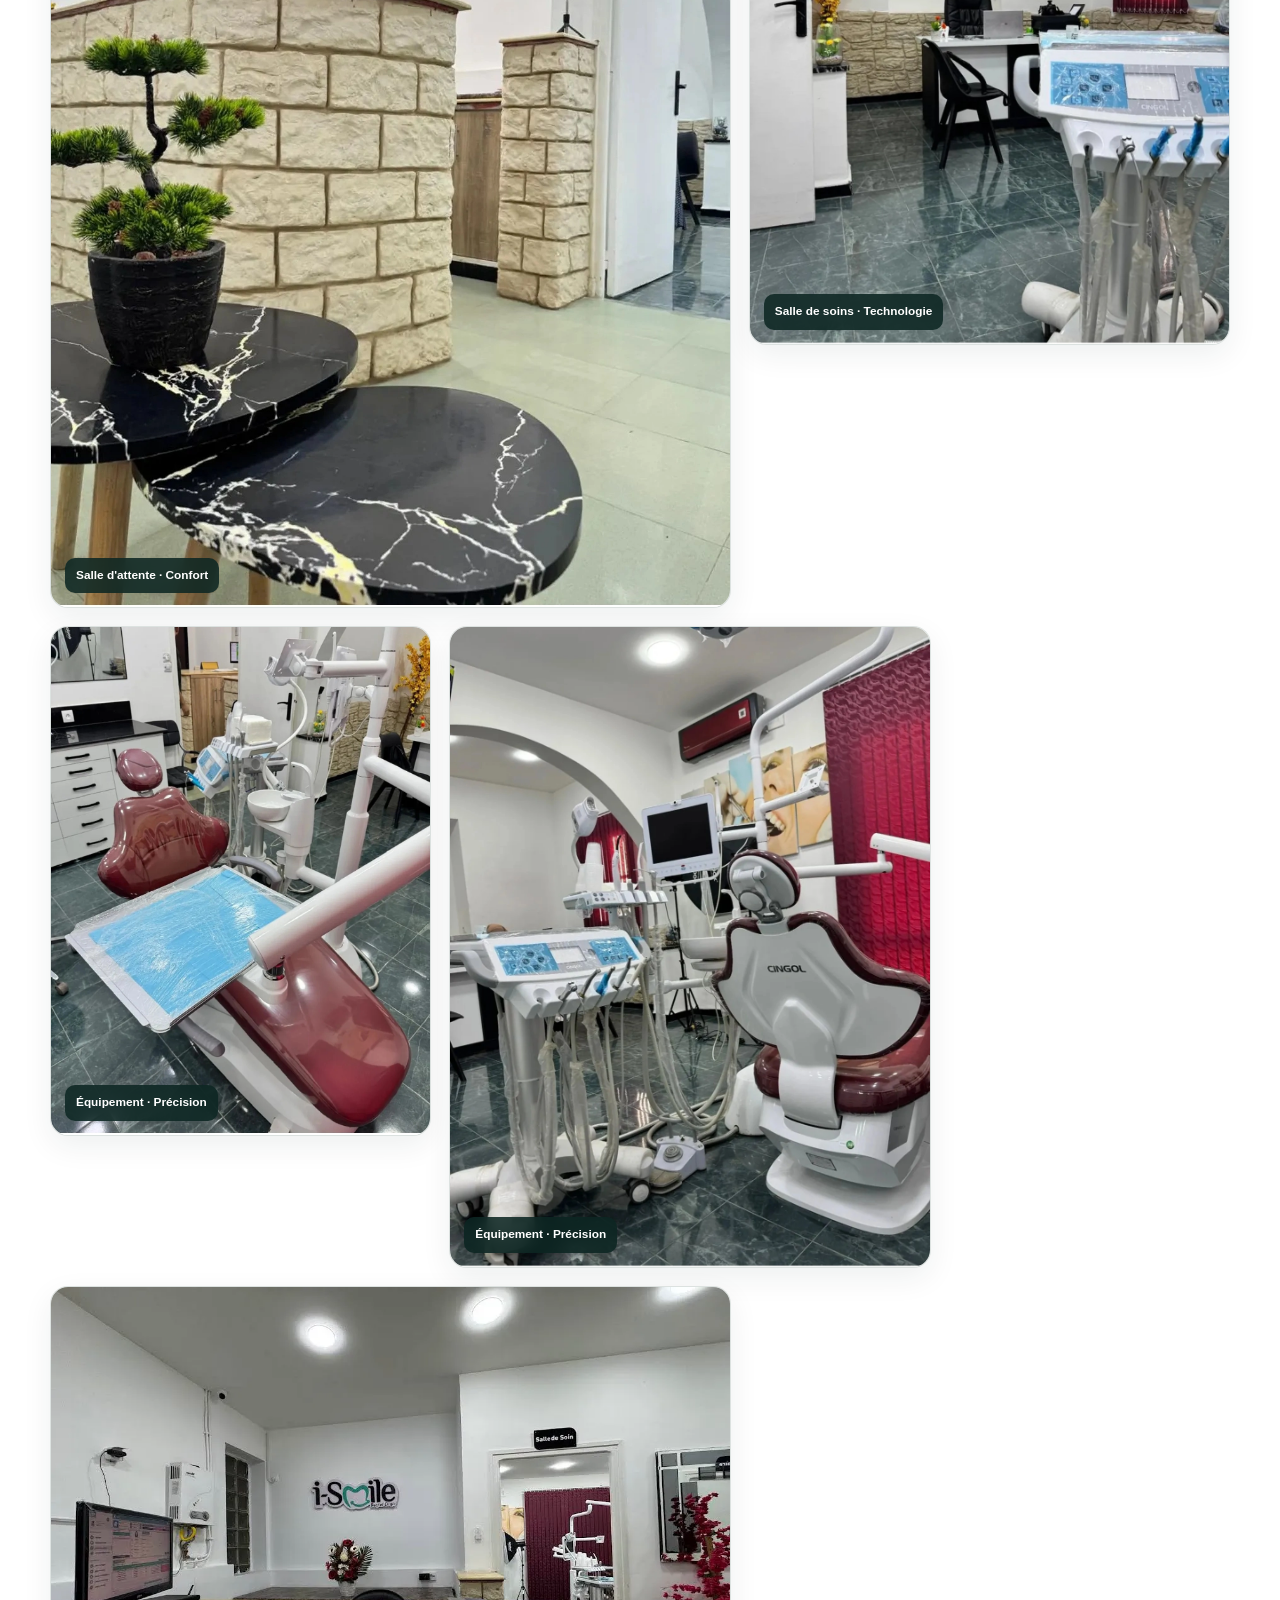
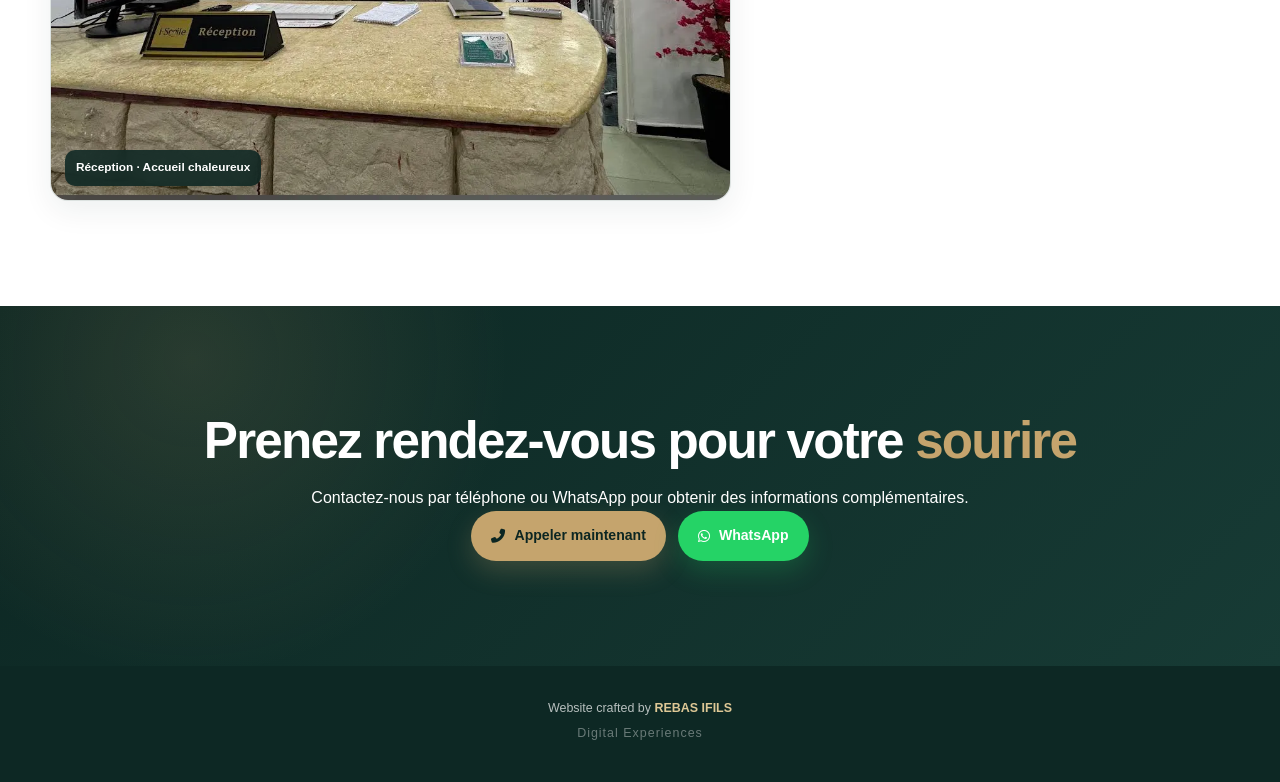
<file: services/esthetique.html>
<!DOCTYPE html>
<html lang="fr">
<head>
    <meta charset="UTF-8">
    <meta name="viewport" content="width=device-width, initial-scale=1.0, viewport-fit=cover">

    <title>Esthétique dentaire | I Smile Dental Clinic – Dentiste Dely Ibrahim</title>

    <meta name="description" content="Découvrez les soins d'esthétique dentaire chez I Smile Dental Clinic à Dely Ibrahim : facettes, alignement, réhabilitation esthétique et soins du sourire.">

    <link rel="icon" type="image/png" href="../images/favicon.png">

    <meta property="og:title" content="Esthétique dentaire | I Smile Dental Clinic – Dentiste Dely Ibrahim">
    <meta property="og:description" content="Découvrez les soins d'esthétique dentaire chez I Smile Dental Clinic à Dely Ibrahim : facettes, alignement, réhabilitation esthétique et soins du sourire.">
    <meta property="og:image" content="../images/i-smile-logo.png">
    <meta property="og:type" content="website">

    <meta name="theme-color" content="#1a3a34">
    <meta name="robots" content="index, follow">

    <script type="application/ld+json">
    {
      "@context": "https://schema.org",
      "@type": "Dentist",
      "name": "I Smile Dental Clinic",
      "image": "../images/i-smile-logo.png",
      "telephone": "+213540992708",
      "email": "draibi411@gmail.com",
      "address": {
        "@type": "PostalAddress",
        "addressLocality": "Dely Ibrahim",
        "addressRegion": "Alger",
        "addressCountry": "DZ"
      },
      "sameAs": [
        "https://www.facebook.com/share/1DC7hRPnL6/",
        "https://www.instagram.com/i_smile.dental_clinic",
        "https://www.tiktok.com/@ismile3875"
      ]
    }
    </script>

    <link rel="stylesheet" href="https://cdnjs.cloudflare.com/ajax/libs/font-awesome/6.5.2/css/all.min.css" crossorigin="anonymous" referrerpolicy="no-referrer">
    <link rel="stylesheet" href="../css/style.css">
    <link rel="stylesheet" href="../css/responsive.css">
    <link rel="stylesheet" href="../css/animations.css">
</head>
<body>

<header class="header" role="banner">
    <div class="container header-content">
        <a href="../index.html" class="logo-custom" aria-label="I Smile Dental Clinic – Accueil">
            <img src="../images/i-smile-logo.png" alt="Logo I Smile Dental Clinic" class="main-logo-img" width="180" height="60">
        </a>

        <button class="nav-toggle" id="navToggle" aria-label="Ouvrir le menu" aria-expanded="false" aria-controls="navMenu">
            <i class="fas fa-bars" aria-hidden="true"></i>
        </button>

        <nav class="nav-menu" id="navMenu" aria-label="Navigation principale">
            <ul>
                <li><a href="../index.html#services">Services</a></li>
                <li><a href="../index.html#gallery">La Clinique</a></li>
                <li><a href="../about.html">À propos</a></li>
                <li><a href="../index.html#contact">Contact & Urgences</a></li>
            </ul>

            <div class="nav-phone-header">
                <a href="tel:+213540992708" aria-label="Appeler le 05 40 99 27 08">
                    <i class="fas fa-phone-alt" aria-hidden="true"></i> 05 40 99 27 08
                </a>
            </div>
        </nav>
    </div>
</header>

<main id="main-content">

    <section class="hero-page hero-page--service">
        <div class="container hero-page-inner">
            <div class="hero-page-content">
            <span class="hero-badge">
                <i class="fas fa-sparkles" aria-hidden="true"></i> Esthétique dentaire
            </span>

            <h1 class="text-white">
                <span class="brand-highlight">Esthétique</span><br>
                <span class="text-architectural-light">I Smile Dental Clinic</span>
            </h1>

            <p class="hero-subtitle text-white">
                Des soins esthétiques pensés pour harmoniser votre sourire et vous accompagner vers un résultat naturel.
            </p>

            <div class="hero-actions">
                <a href="tel:+213540992708" class="btn btn-primary" aria-label="Appeler maintenant">
                    <i class="fas fa-phone-alt" aria-hidden="true"></i> Appeler maintenant
                </a>

                <a href="https://wa.me/213562528806?text=Bonjour%20I%20Smile%2C%20je%20souhaite%20des%20informations%20sur%20les%20soins%20d%27esth%C3%A9tique%20dentaire." target="_blank" rel="noopener noreferrer" class="btn btn-whatsapp" aria-label="Contacter sur WhatsApp">
                    <i class="fab fa-whatsapp" aria-hidden="true"></i> WhatsApp
                </a>
            </div>
                    </div>
            <div class="hero-page-media">
                <img src="../services/esthetique/cover.webp" alt="Esthétique dentaire et facettes" width="800" height="700">
            </div>
        </div>
</section>

    <section class="section-padding bg-white">
        <div class="container">
            <div class="section-header">
                <h2 class="section-title">L'esthétique de votre <span class="brand-highlight">sourire</span></h2>
                <p class="section-desc">
                    Une approche globale pour améliorer l’harmonie, l’équilibre et l’apparence naturelle de votre sourire.
                </p>
            </div>

            <div class="about-intro-grid">
                <div class="about-text">
                    <p>
                        À I Smile Dental Clinic, l’esthétique dentaire s’intègre dans une démarche personnalisée, attentive à vos attentes et à l’équilibre de votre sourire.
                    </p>

                    <p>
                        Selon votre situation, différents soins peuvent être envisagés afin d’améliorer l’apparence des dents et l’harmonie générale du sourire.
                    </p>

                    <p>
                        Une consultation permet d’échanger sur vos objectifs et d’identifier la solution la plus adaptée à votre situation.
                    </p>
                </div>

                <div class="about-image">
                    <img src="../services/esthetique/cover.webp" alt="Esthétique dentaire chez I Smile Dental Clinic" loading="lazy" decoding="async" width="600" height="400">
                </div>
            </div>
        </div>
    </section>

    <section class="section-padding bg-stone">
        <div class="container">
            <div class="section-header">
                <h2 class="section-title">Nos soins <span class="brand-highlight">esthétiques</span></h2>
                <p class="section-desc">
                    Des solutions adaptées aux différents besoins esthétiques du sourire.
                </p>
            </div>

            <div class="philosophy-cards-grid">
                <div class="philosophy-card">
                    <div class="icon-box">
                        <i class="fas fa-tooth" aria-hidden="true"></i>
                    </div>
                    <h3>Facettes dentaires</h3>
                    <p>
                        Une solution esthétique pour harmoniser l’apparence du sourire selon les indications retenues lors de la consultation.
                    </p>
                </div>

                <div class="philosophy-card">
                    <div class="icon-box">
                        <i class="fas fa-grip-lines" aria-hidden="true"></i>
                    </div>
                    <h3>Alignement esthétique</h3>
                    <p>
                        Une prise en charge destinée à améliorer l’alignement et l’harmonie visuelle du sourire.
                    </p>
                </div>

                <div class="philosophy-card">
                    <div class="icon-box">
                        <i class="fas fa-smile" aria-hidden="true"></i>
                    </div>
                    <h3>Réhabilitation esthétique</h3>
                    <p>
                        Une approche globale visant à restaurer l’équilibre esthétique du sourire avec une vision personnalisée.
                    </p>
                </div>
            </div>
        </div>
    </section>

    <section class="section-padding bg-white">
        <div class="container">
            <div class="section-header">
                <h2 class="section-title">Résultats et cas <span class="brand-highlight">esthétiques</span></h2>
                <p class="section-desc">
                    Découvrez les visuels associés aux soins d’esthétique dentaire.
                </p>
            </div>

            <div class="gallery-editorial-grid">
                <div class="gallery-item-large">
                    <img src="../services/esthetique/alignement-1.webp" alt="Résultat d'un alignement esthétique dentaire" loading="lazy" decoding="async" width="800" height="600">
                    <div class="caption">Alignement · Harmonie du sourire</div>
                </div>

                <div class="gallery-item-medium">
                    <img src="../services/esthetique/diasteme-1.webp" alt="Prise en charge esthétique d'un diastème" loading="lazy" decoding="async" width="600" height="450">
                    <div class="caption">Diastème · Esthétique dentaire</div>
                </div>

                <div class="gallery-item-small">
                    <img src="../services/esthetique/diasteme-2.webp" alt="Résultat esthétique sur un diastème" loading="lazy" decoding="async" width="400" height="300">
                    <div class="caption">Diastème</div>
                </div>

                <div class="gallery-item-medium">
                    <img src="../services/esthetique/diasteme-3.webp" alt="Cas esthétique de fermeture d'un diastème" loading="lazy" decoding="async" width="600" height="450">
                    <div class="caption">Diastème · Sourire harmonieux</div>
                </div>

                <div class="gallery-item-large">
                    <img src="../services/esthetique/diasteme-4.webp" alt="Résultat d'une prise en charge esthétique du sourire" loading="lazy" decoding="async" width="800" height="600">
                    <div class="caption">Esthétique · Transformation du sourire</div>
                </div>

                <div class="gallery-item-medium">
                    <img src="../services/esthetique/gingivectomie-laser-1.webp" alt="Gingivectomie au laser en esthétique dentaire" loading="lazy" decoding="async" width="600" height="450">
                    <div class="caption">Gingivectomie laser · Soin esthétique</div>
                </div>

                <div class="gallery-item-small">
                    <img src="../services/esthetique/gingivectomie-laser-2.webp" alt="Résultat esthétique après une gingivectomie au laser" loading="lazy" decoding="async" width="400" height="300">
                    <div class="caption">Gingivectomie laser · Résultat</div>
                </div>

                <div class="gallery-item-medium">
                    <img src="../services/esthetique/invisalign-cover.webp" alt="Traitement Invisalign pour l'alignement esthétique des dents" loading="lazy" decoding="async" width="600" height="450">
                    <div class="caption">Invisalign · Alignement discret</div>
                </div>

                <div class="gallery-item-large">
                    <img src="../services/esthetique/rehabilitation-esthetique-1.webp" alt="Réhabilitation esthétique du sourire" loading="lazy" decoding="async" width="800" height="600">
                    <div class="caption">Réhabilitation · Sourire harmonieux</div>
                </div>

                <div class="gallery-item-medium">
                    <img src="../services/esthetique/rehabilitation-esthetique-2.webp" alt="Étape d'une réhabilitation esthétique dentaire" loading="lazy" decoding="async" width="600" height="450">
                    <div class="caption">Réhabilitation · Précision</div>
                </div>

                <div class="gallery-item-large">
                    <img src="../services/esthetique/rehabilitation-esthetique-3.webp" alt="Résultat d'une réhabilitation esthétique dentaire" loading="lazy" decoding="async" width="800" height="600">
                    <div class="caption">Réhabilitation · Résultat esthétique</div>
                </div>
            </div>
        </div>
    </section>

    <section class="section-padding bg-white">
        <div class="container">
            <div class="section-header">
                <h2 class="section-title">Notre <span class="brand-highlight">espace</span></h2>
                <p class="section-desc">
                    Quelques vues du cabinet pour découvrir l’univers de la clinique.
                </p>
            </div>

            <div class="gallery-editorial-grid">
                <div class="gallery-item-large">
                    <img src="../gallery/espace-1.webp" alt="Salle d'attente de I Smile Dental Clinic" loading="lazy" decoding="async" width="800" height="600">
                    <div class="caption">Salle d'attente · Confort</div>
                </div>

                <div class="gallery-item-medium">
                    <img src="../gallery/espace-2.webp" alt="Salle de soins de I Smile Dental Clinic" loading="lazy" decoding="async" width="600" height="450">
                    <div class="caption">Salle de soins · Technologie</div>
                </div>

                <div class="gallery-item-small">
                    <img src="../gallery/espace-3.webp" alt="Équipement de I Smile Dental Clinic" loading="lazy" decoding="async" width="400" height="300">
                    <div class="caption">Équipement · Précision</div>
                </div>

                <div class="gallery-item-medium">
                    <img src="../gallery/espace-4.webp" alt="Équipement de I Smile Dental Clinic" loading="lazy" decoding="async" width="600" height="450">
                    <div class="caption">Équipement · Précision</div>
                </div>

                <div class="gallery-item-large">
                    <img src="../gallery/espace-5.webp" alt="Réception de I Smile Dental Clinic" loading="lazy" decoding="async" width="800" height="600">
                    <div class="caption">Réception · Accueil chaleureux</div>
                </div>
            </div>
        </div>
    </section>

    <section class="section-padding bg-contact-premium">
        <div class="container text-center">
            <h2 class="section-title text-white">
                Prenez rendez-vous pour votre <span class="brand-highlight">sourire</span>
            </h2>

            <p class="section-desc text-white">
                Contactez-nous par téléphone ou WhatsApp pour obtenir des informations complémentaires.
            </p>

            <div class="hero-actions">
                <a href="tel:+213540992708" class="btn btn-primary" aria-label="Appeler maintenant">
                    <i class="fas fa-phone-alt" aria-hidden="true"></i> Appeler maintenant
                </a>

                <a href="https://wa.me/213562528806?text=Bonjour%20I%20Smile%2C%20je%20souhaite%20des%20informations%20sur%20les%20soins%20d%27esth%C3%A9tique%20dentaire." target="_blank" rel="noopener noreferrer" class="btn btn-whatsapp" aria-label="Contacter sur WhatsApp">
                    <i class="fab fa-whatsapp" aria-hidden="true"></i> WhatsApp
                </a>
            </div>
        </div>
    </section>

</main>

<div class="floating-cta-wa" id="waCta">
    <a href="https://wa.me/213562528806?text=Bonjour%20I%20Smile%2C%20je%20souhaite%20des%20informations%20sur%20les%20soins%20d%27esth%C3%A9tique%20dentaire." target="_blank" rel="noopener noreferrer" aria-label="Contacter I Smile sur WhatsApp">
        <i class="fab fa-whatsapp" aria-hidden="true"></i>
        <span>Réservez</span>
    </a>
</div>

<div class="bottom-bar" role="navigation" aria-label="Actions rapides">
    <a href="tel:+213540992708" class="bottom-bar-btn phone" aria-label="Appeler le 05 40 99 27 08">
        <i class="fas fa-phone-alt" aria-hidden="true"></i>
        <span>Appeler</span>
    </a>

    <a href="https://wa.me/213562528806?text=Bonjour%20I%20Smile%2C%20je%20souhaite%20des%20informations%20sur%20les%20soins%20d%27esth%C3%A9tique%20dentaire." target="_blank" rel="noopener noreferrer" class="bottom-bar-btn whatsapp" aria-label="Urgence WhatsApp">
        <i class="fab fa-whatsapp" aria-hidden="true"></i>
        <span>Urgence</span>
    </a>

    <a href="https://maps.google.com/maps?ll=36.751156,2.984753&z=15&t=m&hl=en-US&gl=US&mapclient=embed&cid=8693141043634185091" target="_blank" rel="noopener noreferrer" class="bottom-bar-btn maps" aria-label="Obtenir l'itinéraire">
        <i class="fas fa-location-dot" aria-hidden="true"></i>
        <span>Itinéraire</span>
    </a>
</div>

<footer class="site-footer">
    <div class="container">
        <div class="footer-content">
            <p class="footer-credit">
                Website crafted by
                <a href="https://gategith.github.io/portfolio/" target="_blank" rel="noopener noreferrer" aria-label="Portfolio de REBAS IFILS">
                    REBAS IFILS
                </a>
            </p>
            <p class="footer-tagline">Digital Experiences</p>
        </div>
    </div>
</footer>

<script src="../js/script.js"></script>

</body>
</html>
</file>
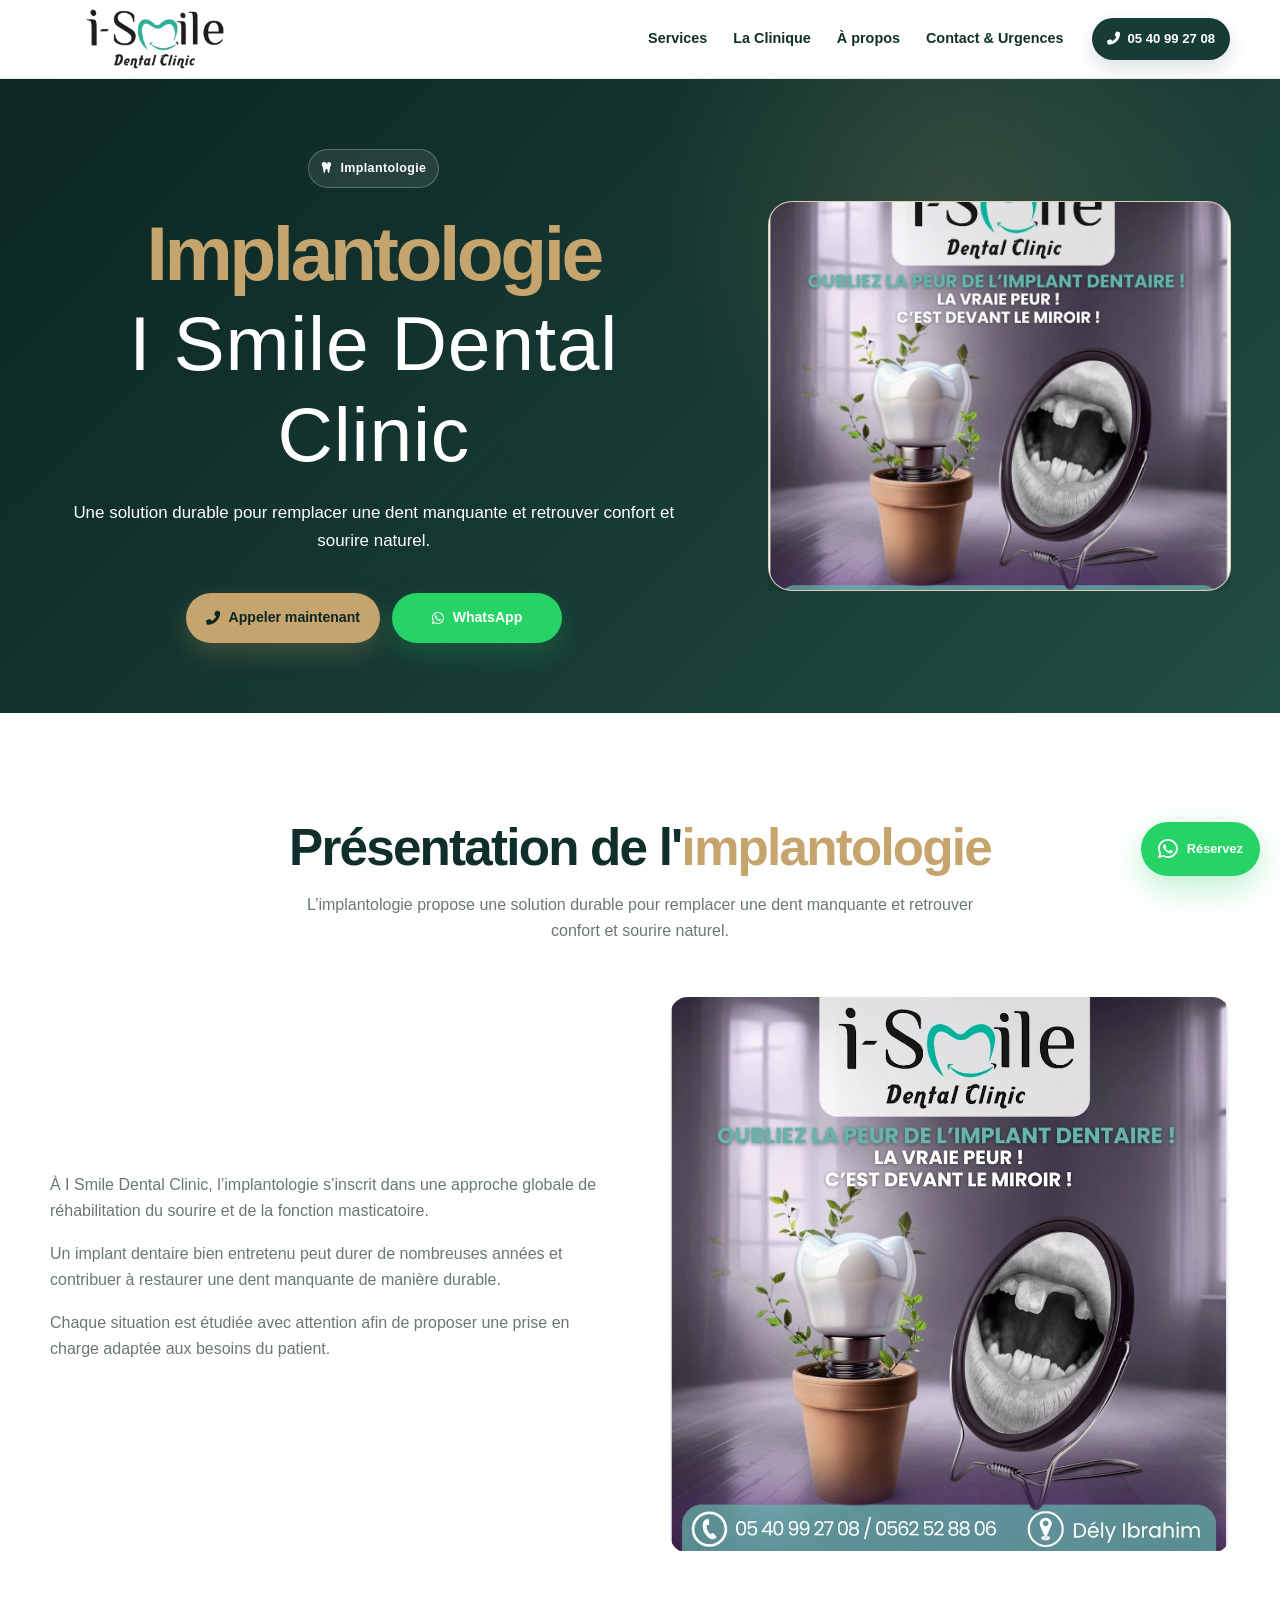
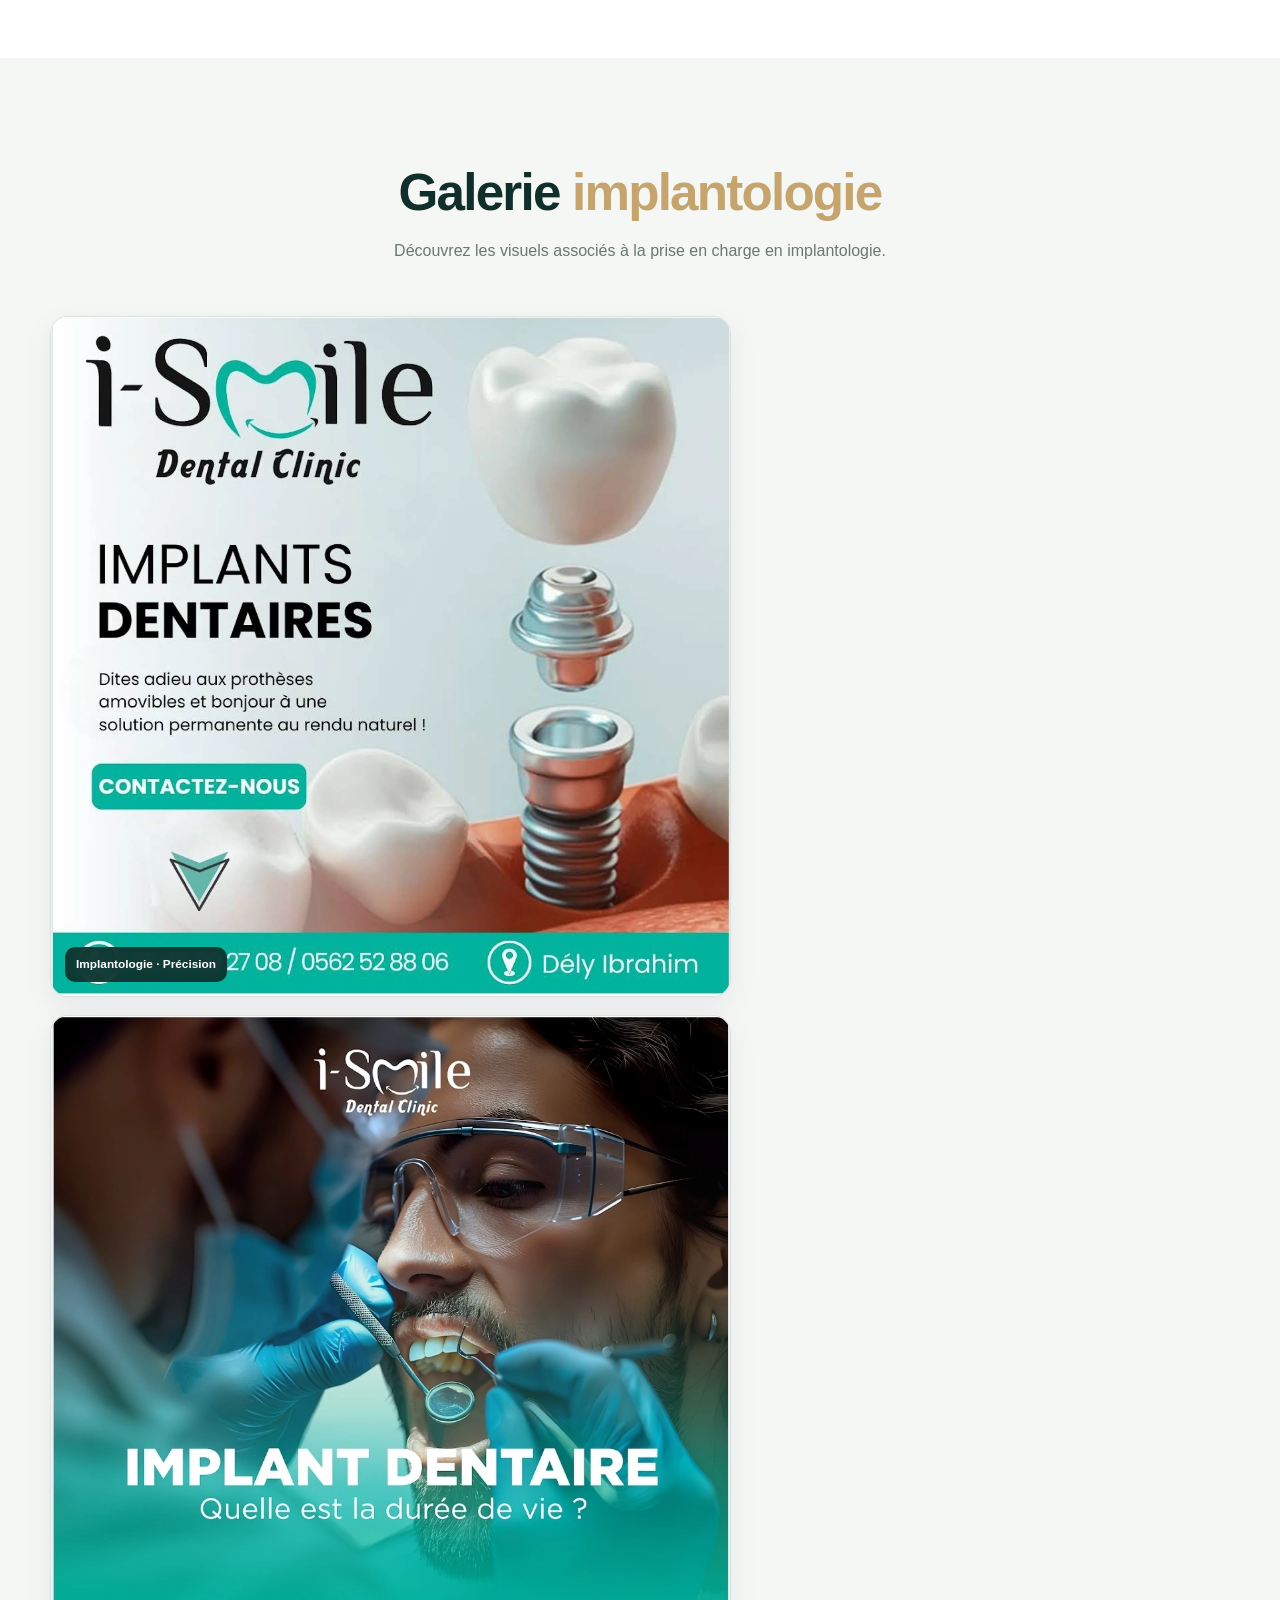
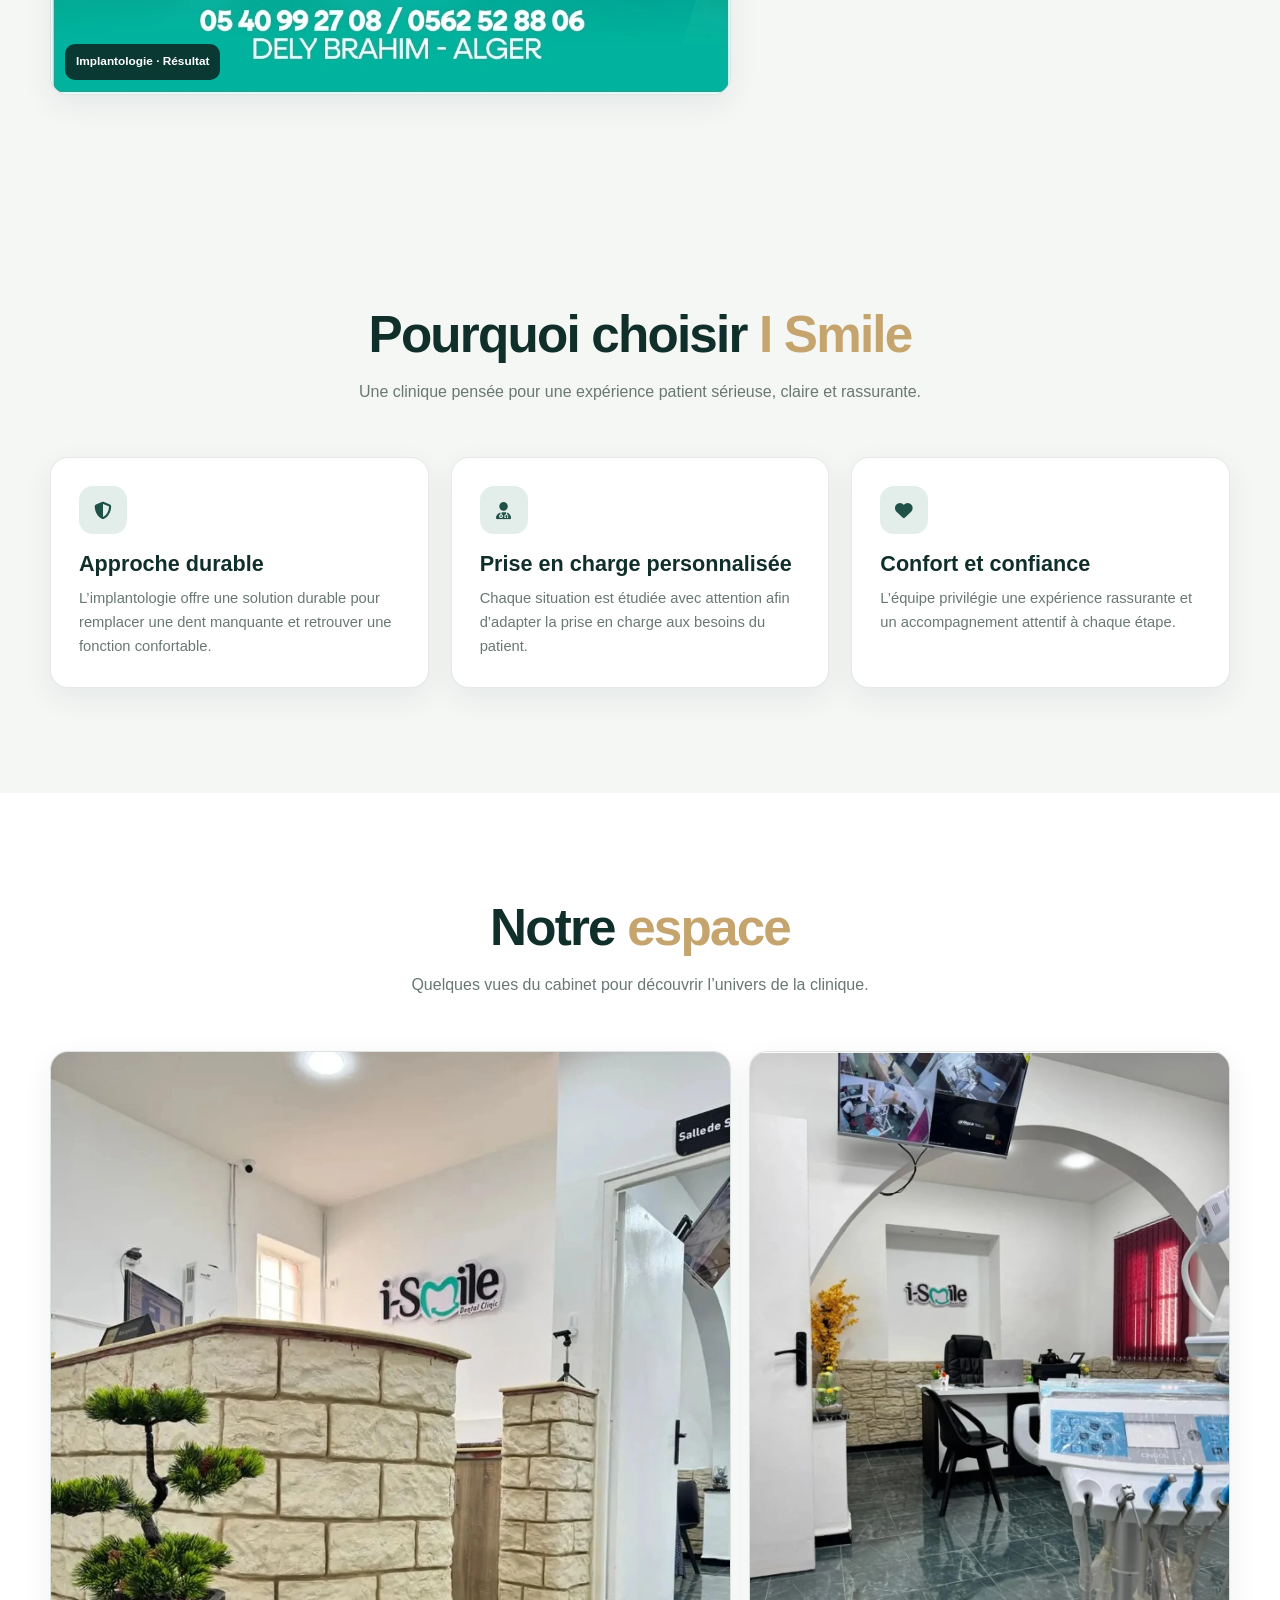
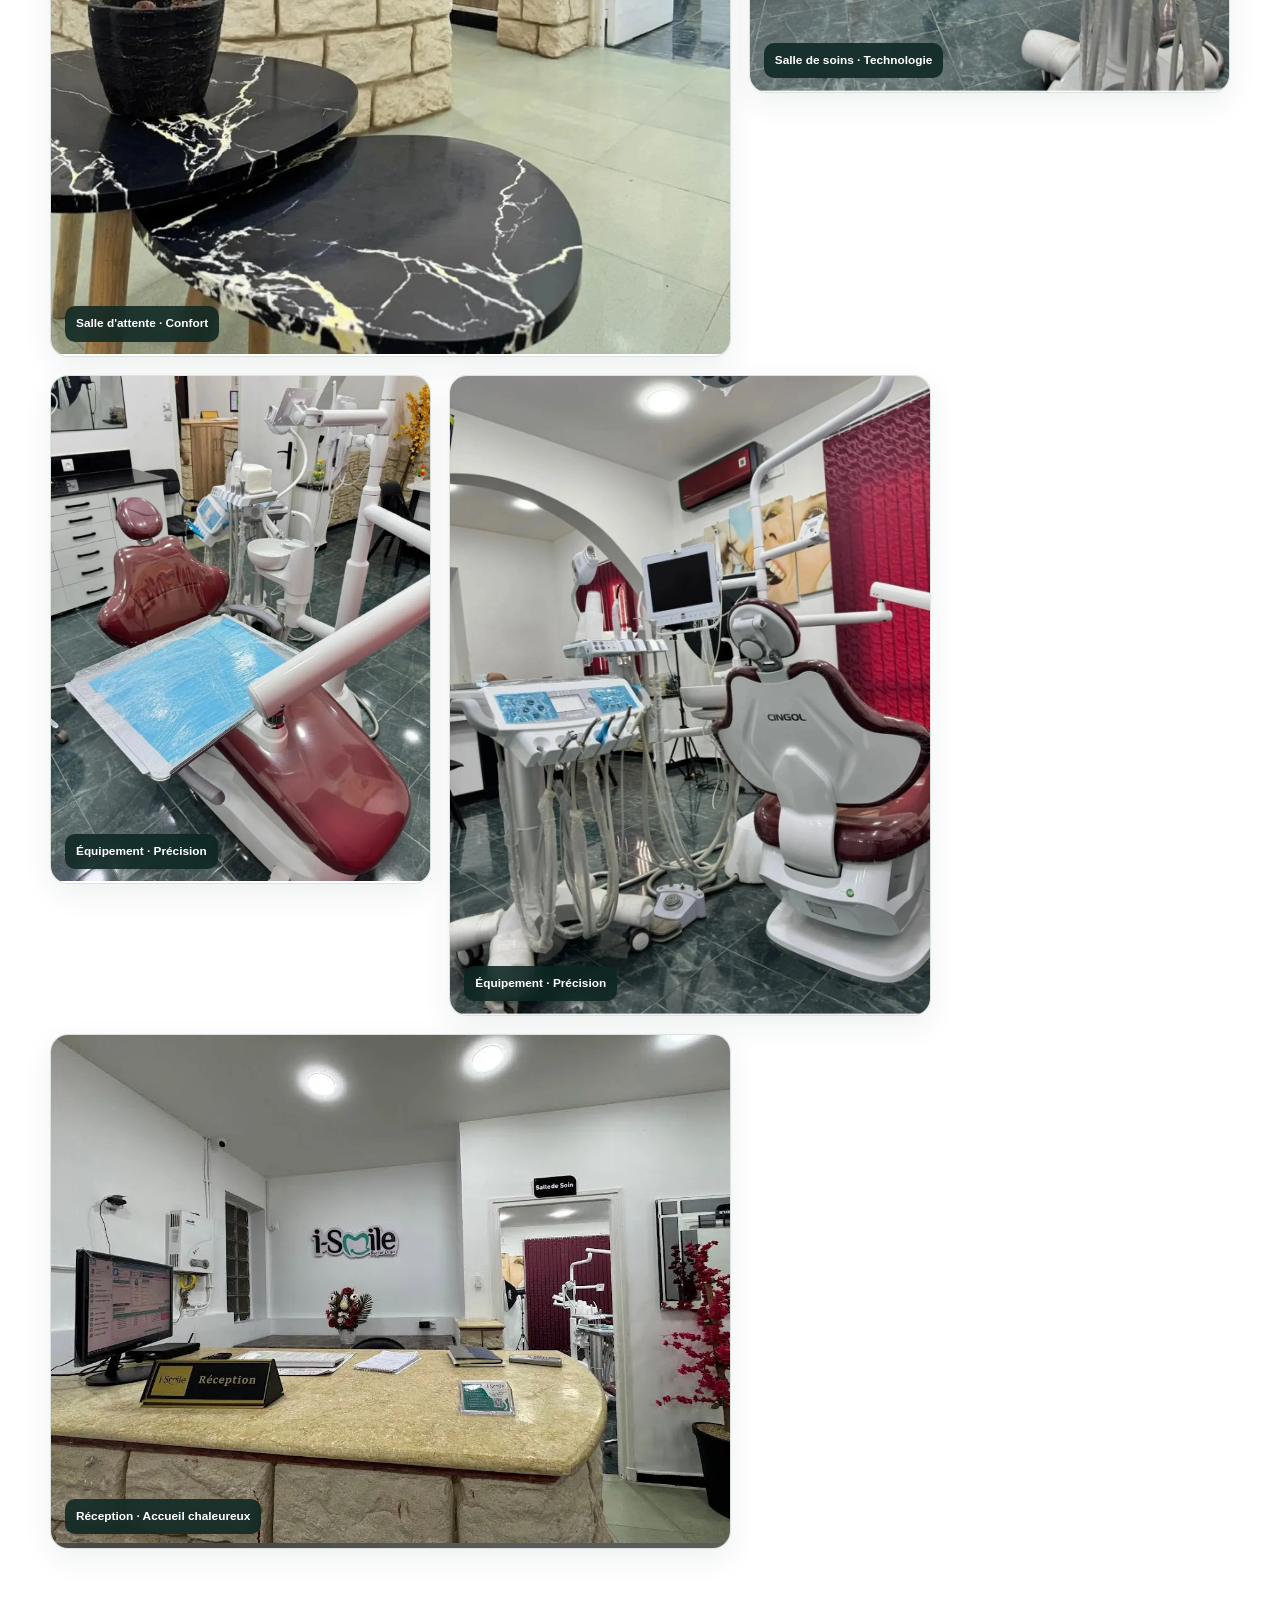
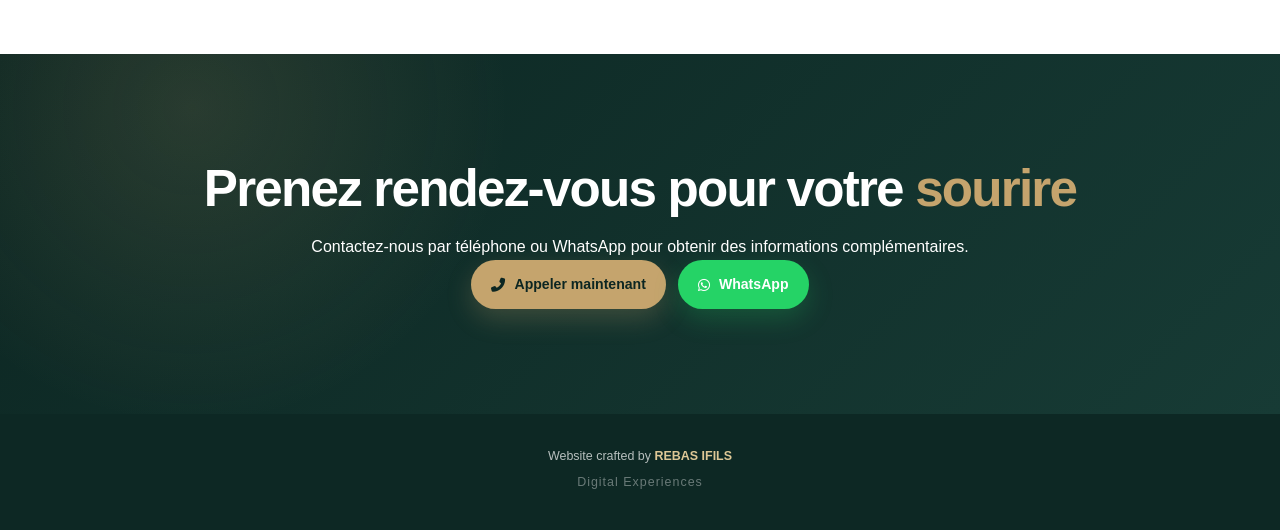
<file: services/implantologie.html>
<!DOCTYPE html>
<html lang="fr">
<head>
    <meta charset="UTF-8">
    <meta name="viewport" content="width=device-width, initial-scale=1.0, viewport-fit=cover">
    <title>Implantologie | I Smile Dental Clinic – Dentiste Dely Ibrahim</title>
    <meta name="description" content="Découvrez l'implantologie chez I Smile Dental Clinic à Dely Ibrahim : une solution durable pour remplacer une dent manquante et retrouver confort et sourire naturel.">

    <link rel="icon" type="image/png" href="../images/favicon.png">

    <meta property="og:title" content="Implantologie | I Smile Dental Clinic – Dentiste Dely Ibrahim">
    <meta property="og:description" content="Découvrez l'implantologie chez I Smile Dental Clinic à Dely Ibrahim : une solution durable pour remplacer une dent manquante et retrouver confort et sourire naturel.">
    <meta property="og:image" content="../images/i-smile-logo.png">
    <meta property="og:type" content="website">

    <meta name="theme-color" content="#1a3a34">
    <meta name="robots" content="index, follow">

    <script type="application/ld+json">
    {
      "@context": "https://schema.org",
      "@type": "Dentist",
      "name": "I Smile Dental Clinic",
      "image": "../images/i-smile-logo.png",
      "telephone": "+213540992708",
      "email": "draibi411@gmail.com",
      "address": {
        "@type": "PostalAddress",
        "addressLocality": "Dely Ibrahim",
        "addressRegion": "Alger",
        "addressCountry": "DZ"
      },
      "sameAs": [
        "https://www.facebook.com/share/1DC7hRPnL6/",
        "https://www.instagram.com/i_smile.dental_clinic",
        "https://www.tiktok.com/@ismile3875"
      ]
    }
    </script>

    <link rel="stylesheet" href="https://cdnjs.cloudflare.com/ajax/libs/font-awesome/6.5.2/css/all.min.css" crossorigin="anonymous" referrerpolicy="no-referrer">
    <link rel="stylesheet" href="../css/style.css">
    <link rel="stylesheet" href="../css/responsive.css">
    <link rel="stylesheet" href="../css/animations.css">
</head>
<body>

<header class="header" role="banner">
    <div class="container header-content">
        <a href="../index.html" class="logo-custom" aria-label="I Smile Dental Clinic – Accueil">
            <img src="../images/i-smile-logo.png" alt="Logo I Smile Dental Clinic" class="main-logo-img" width="180" height="60">
        </a>

        <button class="nav-toggle" id="navToggle" aria-label="Ouvrir le menu" aria-expanded="false" aria-controls="navMenu">
            <i class="fas fa-bars" aria-hidden="true"></i>
        </button>

        <nav class="nav-menu" id="navMenu" aria-label="Navigation principale">
            <ul>
                <li><a href="../index.html#services">Services</a></li>
                <li><a href="../index.html#gallery">La Clinique</a></li>
                <li><a href="../about.html">À propos</a></li>
                <li><a href="../index.html#contact">Contact & Urgences</a></li>
            </ul>

            <div class="nav-phone-header">
                <a href="tel:+213540992708" aria-label="Appeler le 05 40 99 27 08">
                    <i class="fas fa-phone-alt" aria-hidden="true"></i> 05 40 99 27 08
                </a>
            </div>
        </nav>
    </div>
</header>

<main id="main-content">

    <section class="hero-page hero-page--service">
        <div class="container hero-page-inner">
            <div class="hero-page-content">
            <span class="hero-badge">
                <i class="fas fa-tooth" aria-hidden="true"></i> Implantologie
            </span>

            <h1 class="text-white">
                <span class="brand-highlight">Implantologie</span><br>
                <span class="text-architectural-light">I Smile Dental Clinic</span>
            </h1>

            <p class="hero-subtitle text-white">
                Une solution durable pour remplacer une dent manquante et retrouver confort et sourire naturel.
            </p>

            <div class="hero-actions">
                <a href="tel:+213540992708" class="btn btn-primary" aria-label="Appeler maintenant">
                    <i class="fas fa-phone-alt" aria-hidden="true"></i> Appeler maintenant
                </a>

                <a href="https://wa.me/213562528806?text=Bonjour%20I%20Smile%2C%20je%20souhaite%20des%20informations%20sur%20l%27implantologie%20dentaire." target="_blank" rel="noopener noreferrer" class="btn btn-whatsapp" aria-label="Contacter sur WhatsApp">
                    <i class="fab fa-whatsapp" aria-hidden="true"></i> WhatsApp
                </a>
            </div>
                    </div>
            <div class="hero-page-media">
                <img src="../services/implantologie/cover.webp" alt="Implantologie dentaire" width="800" height="700">
            </div>
        </div>
</section>

    <section class="section-padding bg-white">
        <div class="container">
            <div class="section-header">
                <h2 class="section-title">Présentation de l'<span class="brand-highlight">implantologie</span></h2>
                <p class="section-desc">
                    L’implantologie propose une solution durable pour remplacer une dent manquante et retrouver confort et sourire naturel.
                </p>
            </div>

            <div class="about-intro-grid">
                <div class="about-text">
                    <p>
                        À I Smile Dental Clinic, l’implantologie s’inscrit dans une approche globale de réhabilitation du sourire et de la fonction masticatoire.
                    </p>

                    <p>
                        Un implant dentaire bien entretenu peut durer de nombreuses années et contribuer à restaurer une dent manquante de manière durable.
                    </p>

                    <p>
                        Chaque situation est étudiée avec attention afin de proposer une prise en charge adaptée aux besoins du patient.
                    </p>
                </div>

                <div class="about-image">
                    <img src="../services/implantologie/cover.webp" alt="Implantologie dentaire chez I Smile Dental Clinic" loading="lazy" decoding="async" width="600" height="400">
                </div>
            </div>
        </div>
    </section>

    <section class="section-padding bg-stone">
        <div class="container">
            <div class="section-header">
                <h2 class="section-title">Galerie <span class="brand-highlight">implantologie</span></h2>
                <p class="section-desc">
                    Découvrez les visuels associés à la prise en charge en implantologie.
                </p>
            </div>

            <div class="gallery-editorial-grid">
                <div class="gallery-item-large">
                    <img src="../services/implantologie/gallery-1.webp" alt="Prise en charge en implantologie dentaire" loading="lazy" decoding="async" width="800" height="600">
                    <div class="caption">Implantologie · Précision</div>
                </div>

                <div class="gallery-item-large">
                    <img src="../services/implantologie/gallery-2.webp" alt="Résultat en implantologie dentaire" loading="lazy" decoding="async" width="800" height="600">
                    <div class="caption">Implantologie · Résultat</div>
                </div>
            </div>
        </div>
    </section>

    <section class="section-padding bg-stone">
        <div class="container">
            <div class="section-header">
                <h2 class="section-title">Pourquoi choisir <span class="brand-highlight">I Smile</span></h2>
                <p class="section-desc">
                    Une clinique pensée pour une expérience patient sérieuse, claire et rassurante.
                </p>
            </div>

            <div class="philosophy-cards-grid">
                <div class="philosophy-card">
                    <div class="icon-box">
                        <i class="fas fa-shield-alt" aria-hidden="true"></i>
                    </div>
                    <h3>Approche durable</h3>
                    <p>
                        L’implantologie offre une solution durable pour remplacer une dent manquante et retrouver une fonction confortable.
                    </p>
                </div>

                <div class="philosophy-card">
                    <div class="icon-box">
                        <i class="fas fa-user-md" aria-hidden="true"></i>
                    </div>
                    <h3>Prise en charge personnalisée</h3>
                    <p>
                        Chaque situation est étudiée avec attention afin d’adapter la prise en charge aux besoins du patient.
                    </p>
                </div>

                <div class="philosophy-card">
                    <div class="icon-box">
                        <i class="fas fa-heart" aria-hidden="true"></i>
                    </div>
                    <h3>Confort et confiance</h3>
                    <p>
                        L’équipe privilégie une expérience rassurante et un accompagnement attentif à chaque étape.
                    </p>
                </div>
            </div>
        </div>
    </section>

    <section class="section-padding bg-white">
        <div class="container">
            <div class="section-header">
                <h2 class="section-title">Notre <span class="brand-highlight">espace</span></h2>
                <p class="section-desc">
                    Quelques vues du cabinet pour découvrir l’univers de la clinique.
                </p>
            </div>

            <div class="gallery-editorial-grid">
                <div class="gallery-item-large">
                    <img src="../gallery/espace-1.webp" alt="Salle d'attente de I Smile Dental Clinic" loading="lazy" decoding="async" width="800" height="600">
                    <div class="caption">Salle d'attente · Confort</div>
                </div>

                <div class="gallery-item-medium">
                    <img src="../gallery/espace-2.webp" alt="Salle de soins de I Smile Dental Clinic" loading="lazy" decoding="async" width="600" height="450">
                    <div class="caption">Salle de soins · Technologie</div>
                </div>

                <div class="gallery-item-small">
                    <img src="../gallery/espace-3.webp" alt="Équipement de I Smile Dental Clinic" loading="lazy" decoding="async" width="400" height="300">
                    <div class="caption">Équipement · Précision</div>
                </div>

                <div class="gallery-item-medium">
                    <img src="../gallery/espace-4.webp" alt="Équipement de I Smile Dental Clinic" loading="lazy" decoding="async" width="600" height="450">
                    <div class="caption">Équipement · Précision</div>
                </div>

                <div class="gallery-item-large">
                    <img src="../gallery/espace-5.webp" alt="Réception de I Smile Dental Clinic" loading="lazy" decoding="async" width="800" height="600">
                    <div class="caption">Réception · Accueil chaleureux</div>
                </div>
            </div>
        </div>
    </section>

    <section class="section-padding bg-contact-premium">
        <div class="container text-center">
            <h2 class="section-title text-white">
                Prenez rendez-vous pour votre <span class="brand-highlight">sourire</span>
            </h2>

            <p class="section-desc text-white">
                Contactez-nous par téléphone ou WhatsApp pour obtenir des informations complémentaires.
            </p>

            <div class="hero-actions">
                <a href="tel:+213540992708" class="btn btn-primary" aria-label="Appeler maintenant">
                    <i class="fas fa-phone-alt" aria-hidden="true"></i> Appeler maintenant
                </a>

                <a href="https://wa.me/213562528806?text=Bonjour%20I%20Smile%2C%20je%20souhaite%20des%20informations%20sur%20l%27implantologie%20dentaire." target="_blank" rel="noopener noreferrer" class="btn btn-whatsapp" aria-label="Contacter sur WhatsApp">
                    <i class="fab fa-whatsapp" aria-hidden="true"></i> WhatsApp
                </a>
            </div>
        </div>
    </section>

</main>

<div class="floating-cta-wa" id="waCta">
    <a href="https://wa.me/213562528806?text=Bonjour%20I%20Smile%2C%20je%20souhaite%20des%20informations%20sur%20l%27implantologie%20dentaire." target="_blank" rel="noopener noreferrer" aria-label="Contacter I Smile sur WhatsApp">
        <i class="fab fa-whatsapp" aria-hidden="true"></i>
        <span>Réservez</span>
    </a>
</div>

<div class="bottom-bar" role="navigation" aria-label="Actions rapides">
    <a href="tel:+213540992708" class="bottom-bar-btn phone" aria-label="Appeler le 05 40 99 27 08">
        <i class="fas fa-phone-alt" aria-hidden="true"></i>
        <span>Appeler</span>
    </a>

    <a href="https://wa.me/213562528806?text=Bonjour%20I%20Smile%2C%20je%20souhaite%20des%20informations%20sur%20l%27implantologie%20dentaire." target="_blank" rel="noopener noreferrer" class="bottom-bar-btn whatsapp" aria-label="Urgence WhatsApp">
        <i class="fab fa-whatsapp" aria-hidden="true"></i>
        <span>Urgence</span>
    </a>

    <a href="https://maps.google.com/maps?ll=36.751156,2.984753&z=15&t=m&hl=en-US&gl=US&mapclient=embed&cid=8693141043634185091" target="_blank" rel="noopener noreferrer" class="bottom-bar-btn maps" aria-label="Obtenir l'itinéraire">
        <i class="fas fa-location-dot" aria-hidden="true"></i>
        <span>Itinéraire</span>
    </a>
</div>

<footer class="site-footer">
    <div class="container">
        <div class="footer-content">
            <p class="footer-credit">
                Website crafted by
                <a href="https://gategith.github.io/portfolio/" target="_blank" rel="noopener noreferrer" aria-label="Portfolio de REBAS IFILS">
                    REBAS IFILS
                </a>
            </p>
            <p class="footer-tagline">Digital Experiences</p>
        </div>
    </div>
</footer>

<script src="../js/script.js"></script>

</body>
</html>
</file>
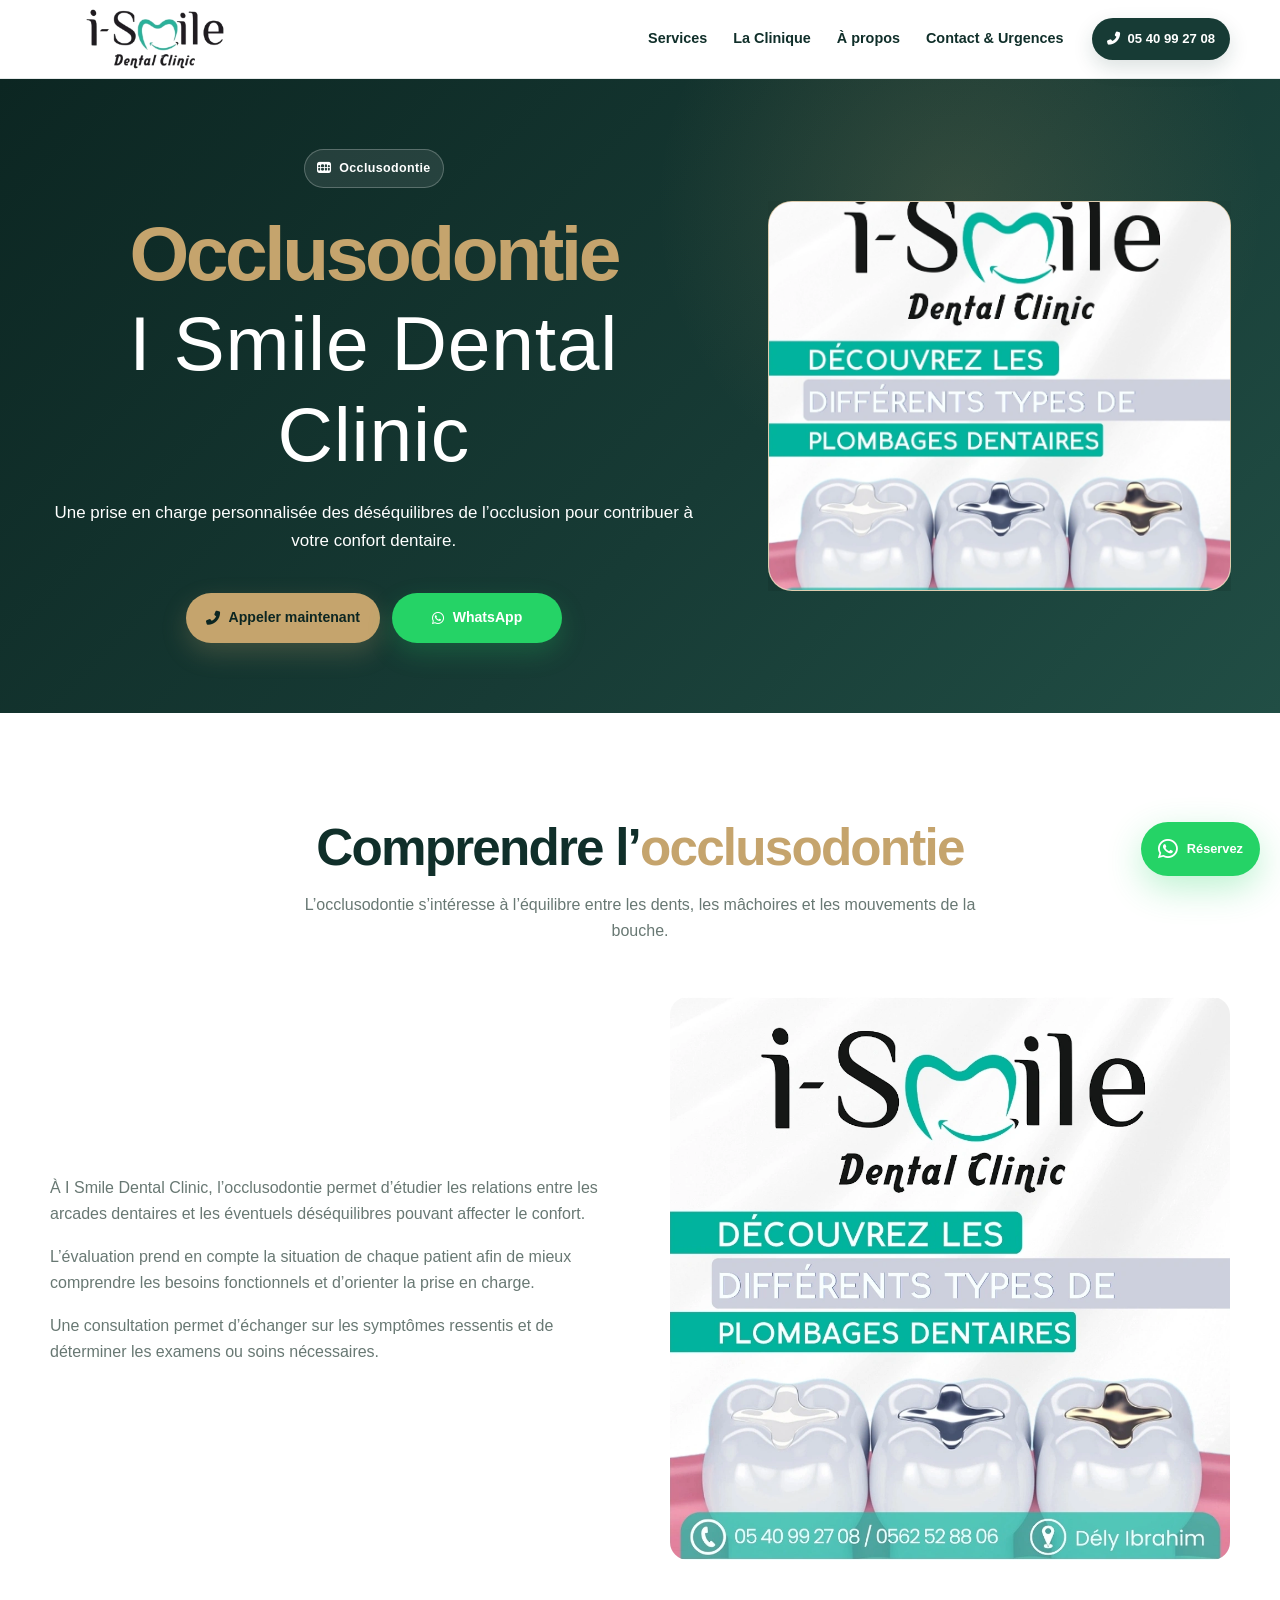
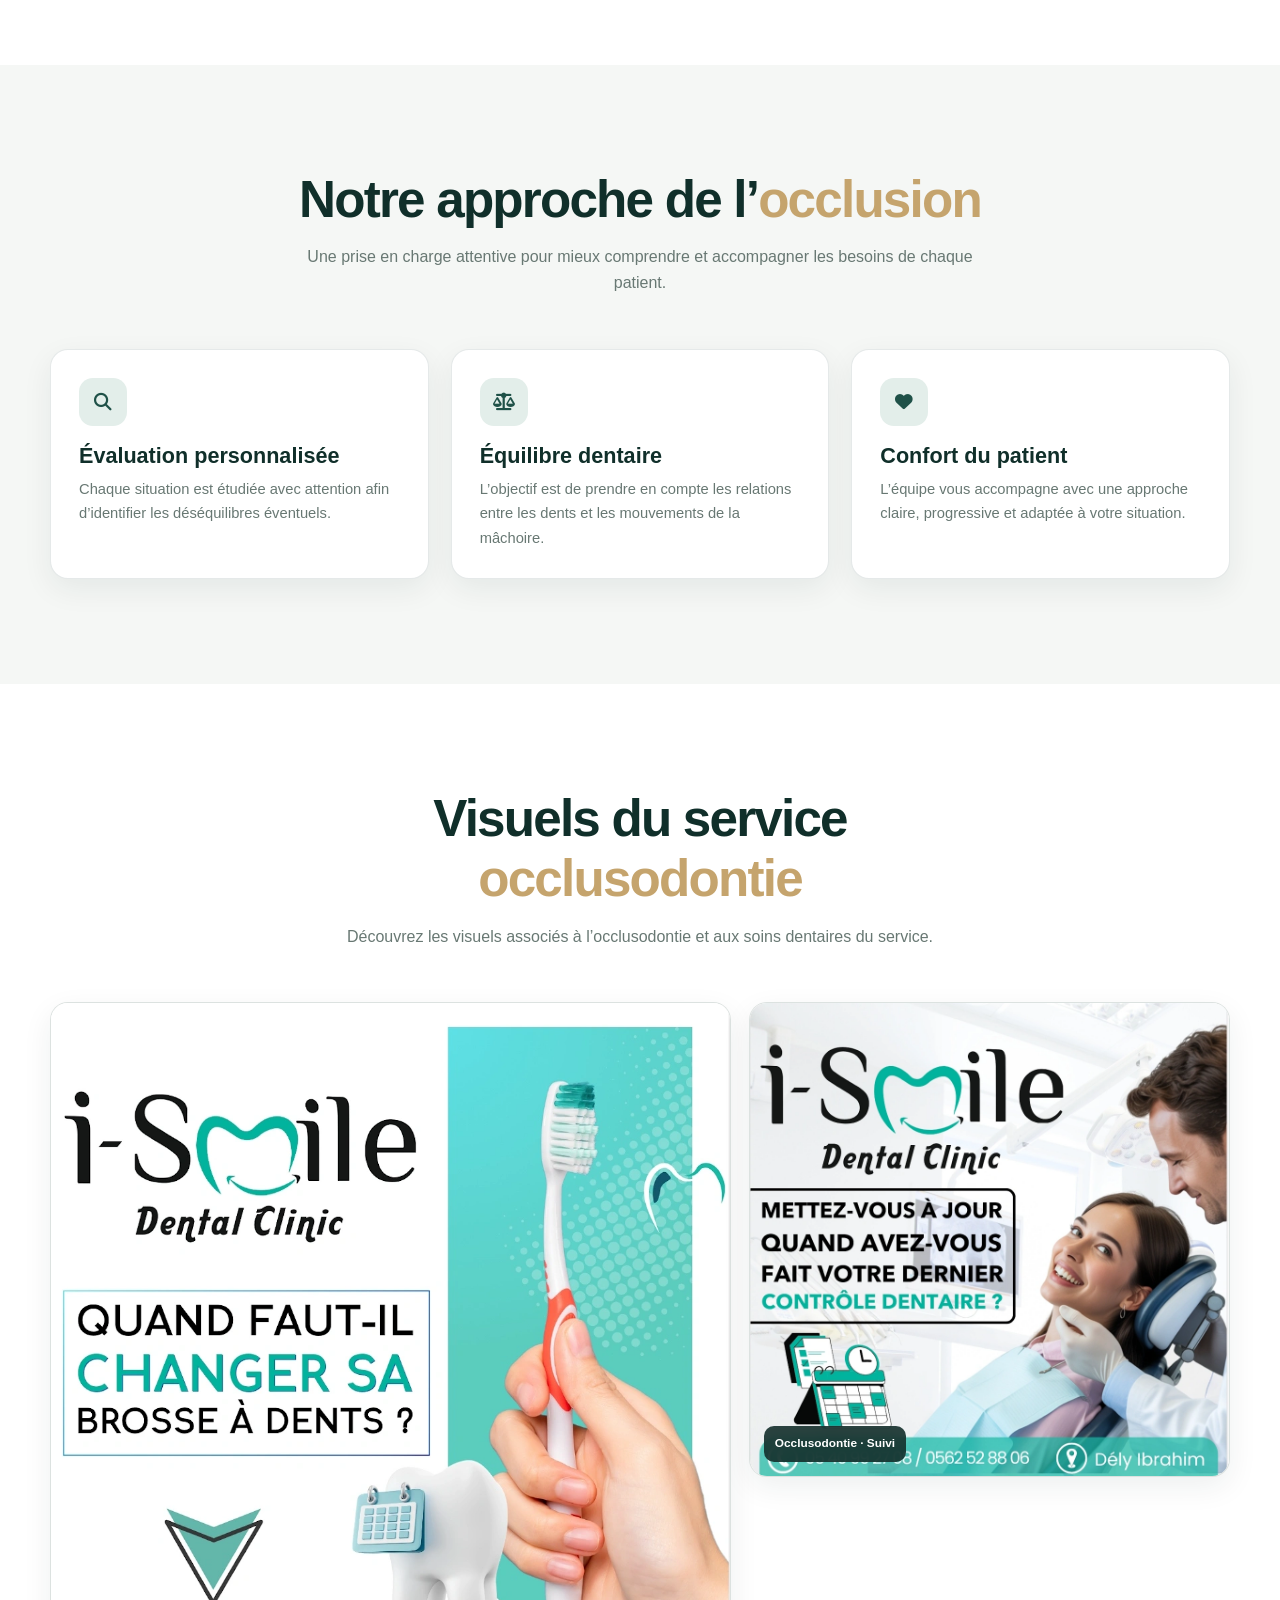
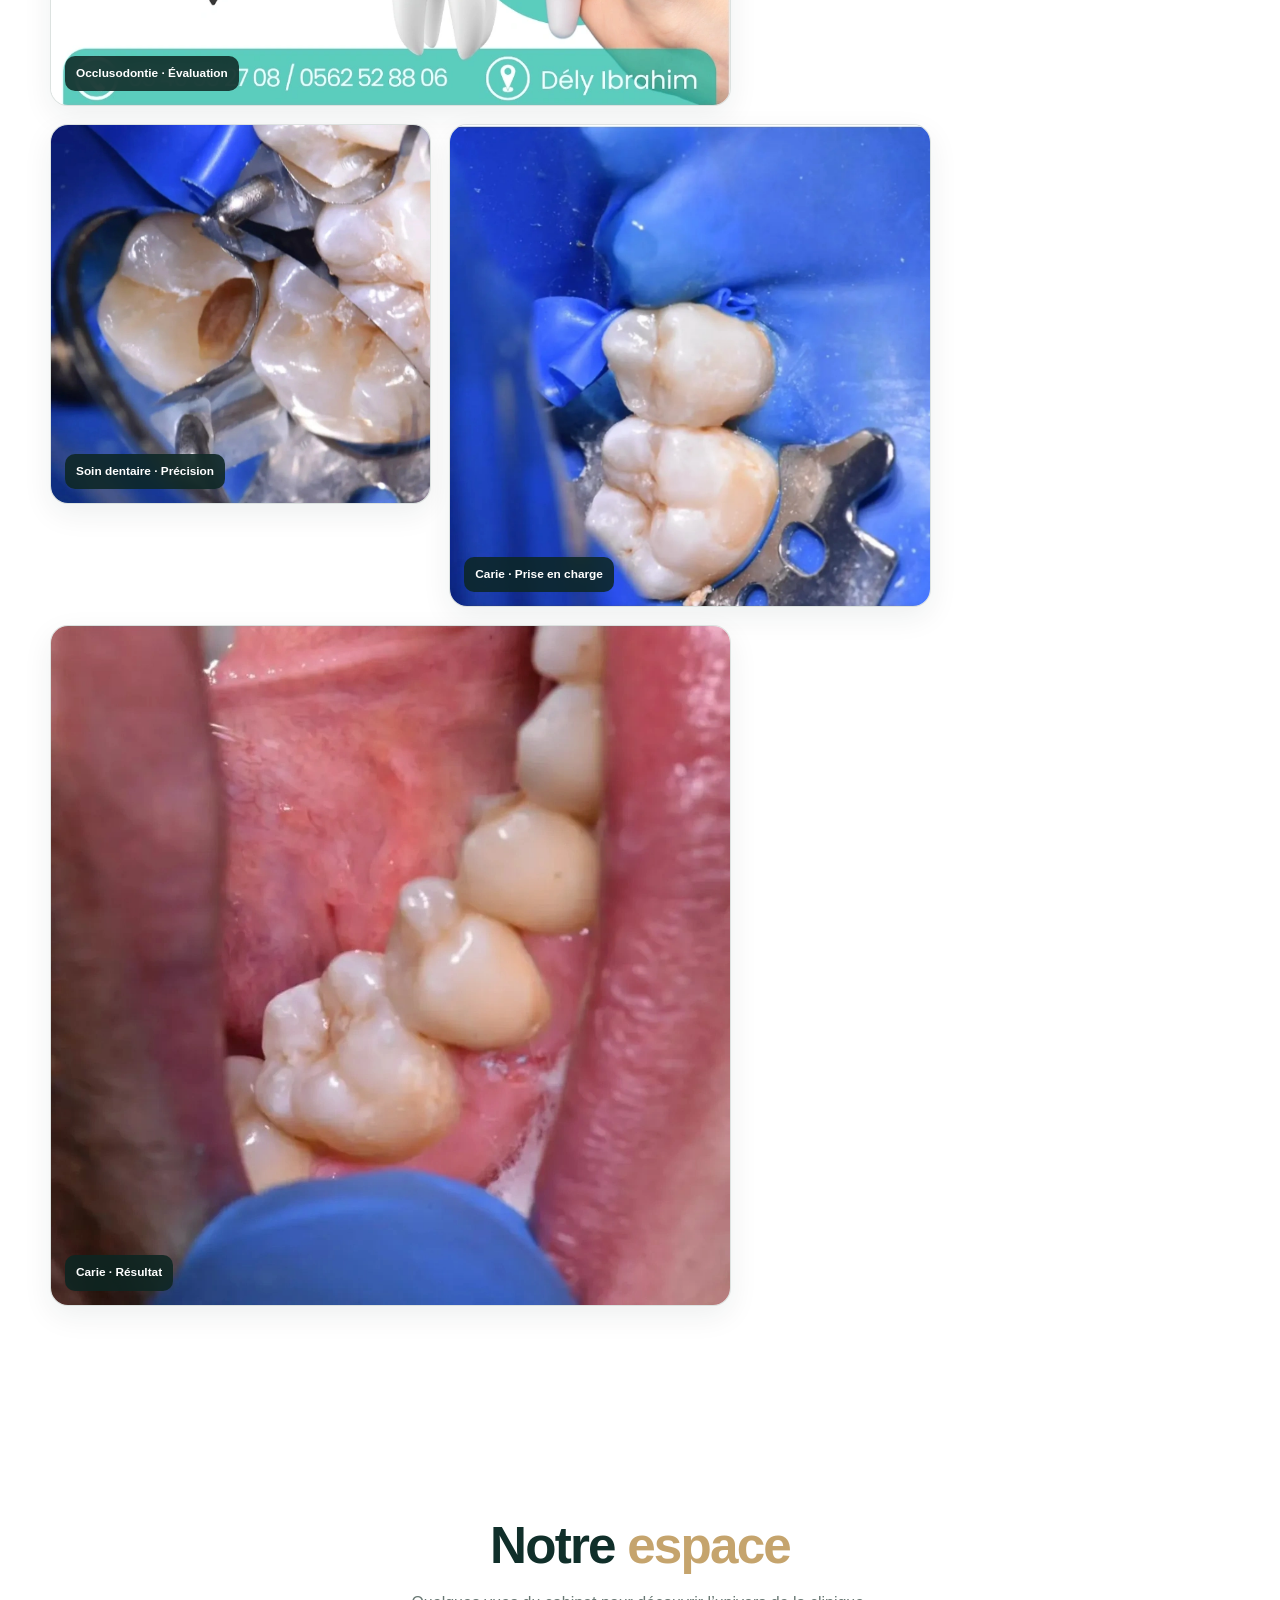
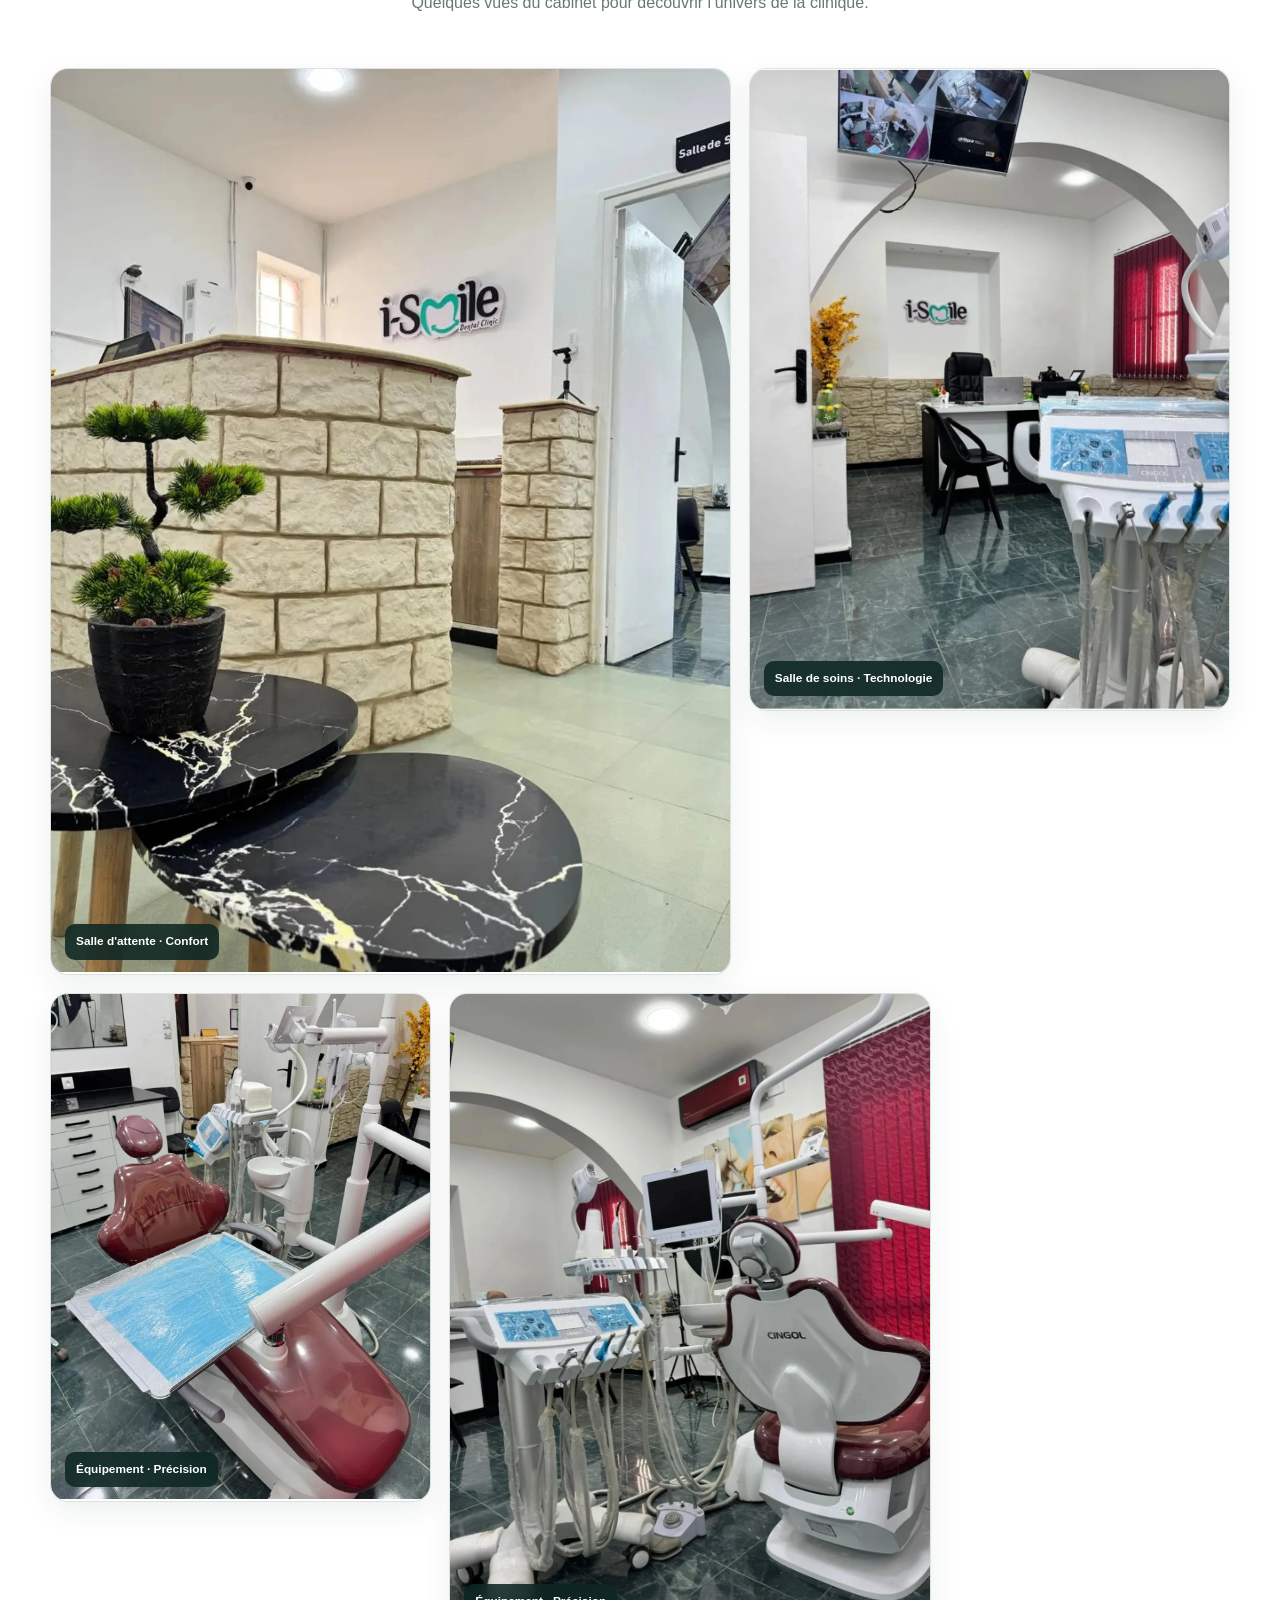
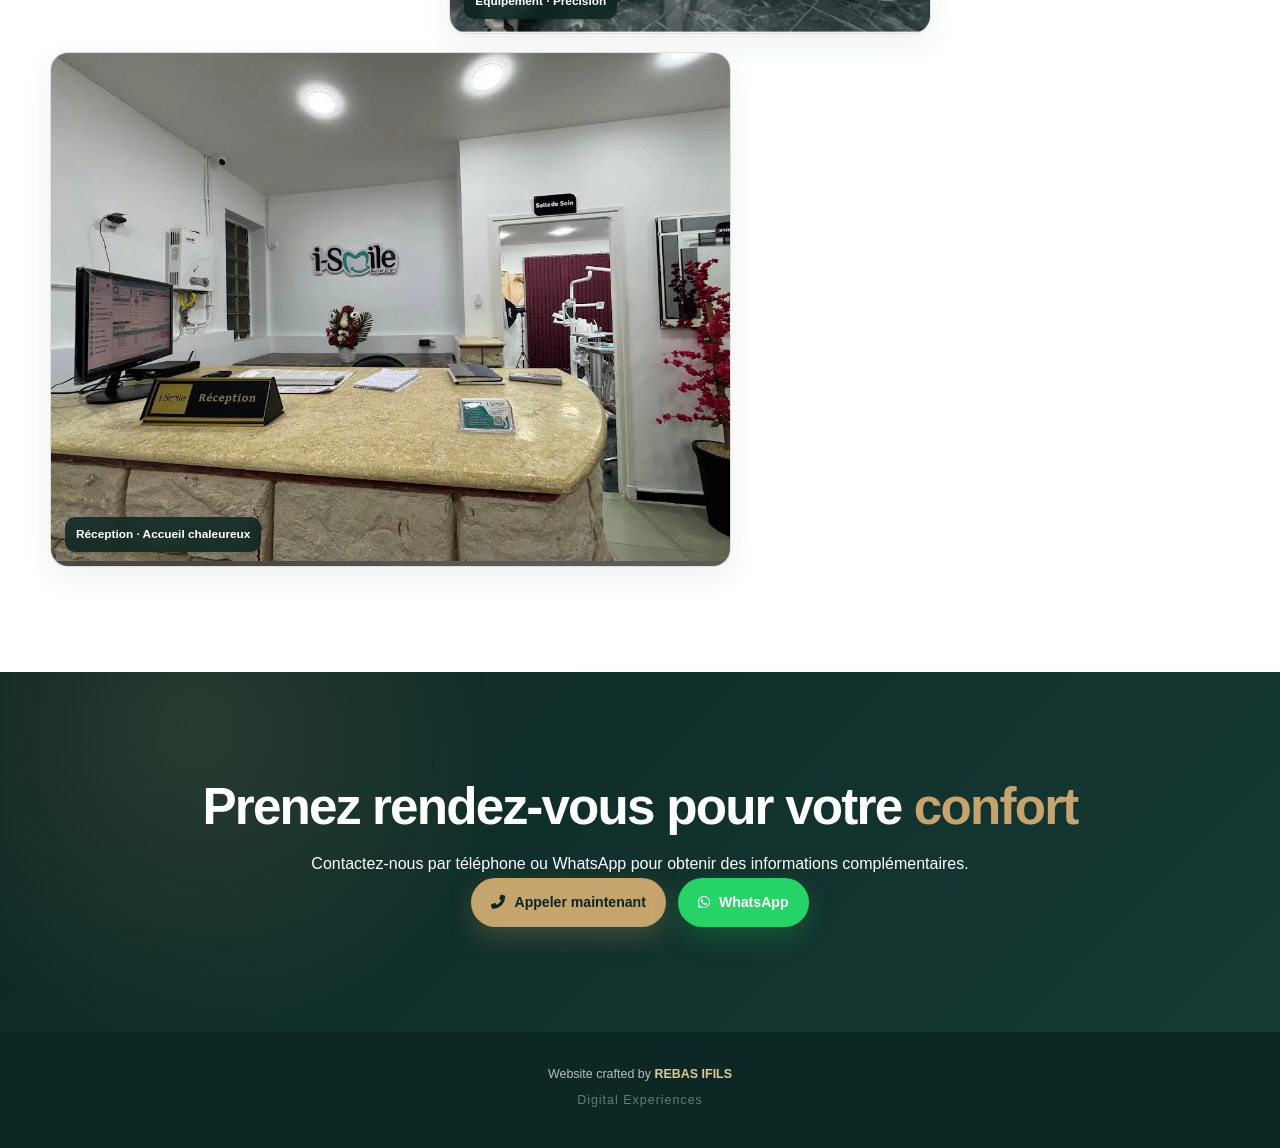
<file: services/oc.html>
<!DOCTYPE html>
<html lang="fr">
<head>
    <meta charset="UTF-8">
    <meta name="viewport" content="width=device-width, initial-scale=1.0, viewport-fit=cover">

    <title>Occlusodontie | I Smile Dental Clinic – Dentiste Dely Ibrahim</title>

    <meta name="description" content="Découvrez l'occlusodontie chez I Smile Dental Clinic à Dely Ibrahim : prise en charge des déséquilibres de l'occlusion et accompagnement personnalisé pour votre confort dentaire.">

    <link rel="icon" type="image/png" href="../images/favicon.png">

    <meta property="og:title" content="Occlusodontie | I Smile Dental Clinic – Dentiste Dely Ibrahim">
    <meta property="og:description" content="Découvrez l'occlusodontie chez I Smile Dental Clinic à Dely Ibrahim : prise en charge des déséquilibres de l'occlusion et accompagnement personnalisé pour votre confort dentaire.">
    <meta property="og:image" content="../images/i-smile-logo.png">
    <meta property="og:type" content="website">

    <meta name="theme-color" content="#1a3a34">
    <meta name="robots" content="index, follow">

    <script type="application/ld+json">
    {
      "@context": "https://schema.org",
      "@type": "Dentist",
      "name": "I Smile Dental Clinic",
      "image": "../images/i-smile-logo.png",
      "telephone": "+213540992708",
      "email": "draibi411@gmail.com",
      "address": {
        "@type": "PostalAddress",
        "addressLocality": "Dely Ibrahim",
        "addressRegion": "Alger",
        "addressCountry": "DZ"
      },
      "sameAs": [
        "https://www.facebook.com/share/1DC7hRPnL6/",
        "https://www.instagram.com/i_smile.dental_clinic",
        "https://www.tiktok.com/@ismile3875"
      ]
    }
    </script>

    <link rel="stylesheet" href="https://cdnjs.cloudflare.com/ajax/libs/font-awesome/6.5.2/css/all.min.css" crossorigin="anonymous" referrerpolicy="no-referrer">
    <link rel="stylesheet" href="../css/style.css">
    <link rel="stylesheet" href="../css/responsive.css">
    <link rel="stylesheet" href="../css/animations.css">
</head>
<body>

<header class="header" role="banner">
    <div class="container header-content">
        <a href="../index.html" class="logo-custom" aria-label="I Smile Dental Clinic – Accueil">
            <img src="../images/i-smile-logo.png" alt="Logo I Smile Dental Clinic" class="main-logo-img" width="180" height="60">
        </a>

        <button class="nav-toggle" id="navToggle" aria-label="Ouvrir le menu" aria-expanded="false" aria-controls="navMenu">
            <i class="fas fa-bars" aria-hidden="true"></i>
        </button>

        <nav class="nav-menu" id="navMenu" aria-label="Navigation principale">
            <ul>
                <li><a href="../index.html#services">Services</a></li>
                <li><a href="../index.html#gallery">La Clinique</a></li>
                <li><a href="../about.html">À propos</a></li>
                <li><a href="../index.html#contact">Contact & Urgences</a></li>
            </ul>

            <div class="nav-phone-header">
                <a href="tel:+213540992708" aria-label="Appeler le 05 40 99 27 08">
                    <i class="fas fa-phone-alt" aria-hidden="true"></i> 05 40 99 27 08
                </a>
            </div>
        </nav>
    </div>
</header>

<main id="main-content">

    <section class="hero-page hero-page--service">
        <div class="container hero-page-inner">
            <div class="hero-page-content">
            <span class="hero-badge">
                <i class="fas fa-teeth" aria-hidden="true"></i> Occlusodontie
            </span>

            <h1 class="text-white">
                <span class="brand-highlight">Occlusodontie</span><br>
                <span class="text-architectural-light">I Smile Dental Clinic</span>
            </h1>

            <p class="hero-subtitle text-white">
                Une prise en charge personnalisée des déséquilibres de l’occlusion pour contribuer à votre confort dentaire.
            </p>

            <div class="hero-actions">
                <a href="tel:+213540992708" class="btn btn-primary" aria-label="Appeler maintenant">
                    <i class="fas fa-phone-alt" aria-hidden="true"></i> Appeler maintenant
                </a>

                <a href="https://wa.me/213562528806?text=Bonjour%20I%20Smile%2C%20je%20souhaite%20des%20informations%20sur%20l%27occlusodontie." target="_blank" rel="noopener noreferrer" class="btn btn-whatsapp" aria-label="Contacter sur WhatsApp">
                    <i class="fab fa-whatsapp" aria-hidden="true"></i> WhatsApp
                </a>
            </div>
                    </div>
            <div class="hero-page-media">
                <img src="../services/oc/cover.webp" alt="Occlusodontie" width="800" height="700">
            </div>
        </div>
</section>

    <section class="section-padding bg-white">
        <div class="container">
            <div class="section-header">
                <h2 class="section-title">Comprendre l’<span class="brand-highlight">occlusodontie</span></h2>
                <p class="section-desc">
                    L’occlusodontie s’intéresse à l’équilibre entre les dents, les mâchoires et les mouvements de la bouche.
                </p>
            </div>

            <div class="about-intro-grid">
                <div class="about-text">
                    <p>
                        À I Smile Dental Clinic, l’occlusodontie permet d’étudier les relations entre les arcades dentaires et les éventuels déséquilibres pouvant affecter le confort.
                    </p>

                    <p>
                        L’évaluation prend en compte la situation de chaque patient afin de mieux comprendre les besoins fonctionnels et d’orienter la prise en charge.
                    </p>

                    <p>
                        Une consultation permet d’échanger sur les symptômes ressentis et de déterminer les examens ou soins nécessaires.
                    </p>
                </div>

                <div class="about-image">
                    <img src="../services/oc/cover.webp" alt="Occlusodontie chez I Smile Dental Clinic" loading="lazy" decoding="async" width="600" height="400">
                </div>
            </div>
        </div>
    </section>

    <section class="section-padding bg-stone">
        <div class="container">
            <div class="section-header">
                <h2 class="section-title">Notre approche de l’<span class="brand-highlight">occlusion</span></h2>
                <p class="section-desc">
                    Une prise en charge attentive pour mieux comprendre et accompagner les besoins de chaque patient.
                </p>
            </div>

            <div class="philosophy-cards-grid">
                <div class="philosophy-card">
                    <div class="icon-box">
                        <i class="fas fa-search" aria-hidden="true"></i>
                    </div>
                    <h3>Évaluation personnalisée</h3>
                    <p>
                        Chaque situation est étudiée avec attention afin d’identifier les déséquilibres éventuels.
                    </p>
                </div>

                <div class="philosophy-card">
                    <div class="icon-box">
                        <i class="fas fa-balance-scale" aria-hidden="true"></i>
                    </div>
                    <h3>Équilibre dentaire</h3>
                    <p>
                        L’objectif est de prendre en compte les relations entre les dents et les mouvements de la mâchoire.
                    </p>
                </div>

                <div class="philosophy-card">
                    <div class="icon-box">
                        <i class="fas fa-heart" aria-hidden="true"></i>
                    </div>
                    <h3>Confort du patient</h3>
                    <p>
                        L’équipe vous accompagne avec une approche claire, progressive et adaptée à votre situation.
                    </p>
                </div>
            </div>
        </div>
    </section>

    <section class="section-padding bg-white">
        <div class="container">
            <div class="section-header">
                <h2 class="section-title">Visuels du service <span class="brand-highlight">occlusodontie</span></h2>
                <p class="section-desc">
                    Découvrez les visuels associés à l’occlusodontie et aux soins dentaires du service.
                </p>
            </div>

            <div class="gallery-editorial-grid">
                <div class="gallery-item-large">
                    <img src="../services/oc/gallery-1.webp" alt="Prise en charge en occlusodontie chez I Smile Dental Clinic" loading="lazy" decoding="async" width="800" height="600">
                    <div class="caption">Occlusodontie · Évaluation</div>
                </div>

                <div class="gallery-item-medium">
                    <img src="../services/oc/gallery-2.webp" alt="Suivi dentaire en occlusodontie chez I Smile Dental Clinic" loading="lazy" decoding="async" width="600" height="450">
                    <div class="caption">Occlusodontie · Suivi</div>
                </div>

                <div class="gallery-item-small">
                    <img src="../services/oc/instagram-carie-1.webp" alt="Soin dentaire associé à une carie" loading="lazy" decoding="async" width="400" height="300">
                    <div class="caption">Soin dentaire · Précision</div>
                </div>

                <div class="gallery-item-medium">
                    <img src="../services/oc/instagram-carie-2.webp" alt="Prise en charge d'une carie dentaire" loading="lazy" decoding="async" width="600" height="450">
                    <div class="caption">Carie · Prise en charge</div>
                </div>

                <div class="gallery-item-large">
                    <img src="../services/oc/instagram-carie-3.webp" alt="Résultat d'un soin de carie dentaire" loading="lazy" decoding="async" width="800" height="600">
                    <div class="caption">Carie · Résultat</div>
                </div>
            </div>
        </div>
    </section>

    <section class="section-padding bg-white">
        <div class="container">
            <div class="section-header">
                <h2 class="section-title">Notre <span class="brand-highlight">espace</span></h2>
                <p class="section-desc">
                    Quelques vues du cabinet pour découvrir l’univers de la clinique.
                </p>
            </div>

            <div class="gallery-editorial-grid">
                <div class="gallery-item-large">
                    <img src="../gallery/espace-1.webp" alt="Salle d'attente de I Smile Dental Clinic" loading="lazy" decoding="async" width="800" height="600">
                    <div class="caption">Salle d'attente · Confort</div>
                </div>

                <div class="gallery-item-medium">
                    <img src="../gallery/espace-2.webp" alt="Salle de soins de I Smile Dental Clinic" loading="lazy" decoding="async" width="600" height="450">
                    <div class="caption">Salle de soins · Technologie</div>
                </div>

                <div class="gallery-item-small">
                    <img src="../gallery/espace-3.webp" alt="Équipement de I Smile Dental Clinic" loading="lazy" decoding="async" width="400" height="300">
                    <div class="caption">Équipement · Précision</div>
                </div>

                <div class="gallery-item-medium">
                    <img src="../gallery/espace-4.webp" alt="Équipement de I Smile Dental Clinic" loading="lazy" decoding="async" width="600" height="450">
                    <div class="caption">Équipement · Précision</div>
                </div>

                <div class="gallery-item-large">
                    <img src="../gallery/espace-5.webp" alt="Réception de I Smile Dental Clinic" loading="lazy" decoding="async" width="800" height="600">
                    <div class="caption">Réception · Accueil chaleureux</div>
                </div>
            </div>
        </div>
    </section>

    <section class="section-padding bg-contact-premium">
        <div class="container text-center">
            <h2 class="section-title text-white">
                Prenez rendez-vous pour votre <span class="brand-highlight">confort</span>
            </h2>

            <p class="section-desc text-white">
                Contactez-nous par téléphone ou WhatsApp pour obtenir des informations complémentaires.
            </p>

            <div class="hero-actions">
                <a href="tel:+213540992708" class="btn btn-primary" aria-label="Appeler maintenant">
                    <i class="fas fa-phone-alt" aria-hidden="true"></i> Appeler maintenant
                </a>

                <a href="https://wa.me/213562528806?text=Bonjour%20I%20Smile%2C%20je%20souhaite%20des%20informations%20sur%20l%27occlusodontie." target="_blank" rel="noopener noreferrer" class="btn btn-whatsapp" aria-label="Contacter sur WhatsApp">
                    <i class="fab fa-whatsapp" aria-hidden="true"></i> WhatsApp
                </a>
            </div>
        </div>
    </section>

</main>

<div class="floating-cta-wa" id="waCta">
    <a href="https://wa.me/213562528806?text=Bonjour%20I%20Smile%2C%20je%20souhaite%20des%20informations%20sur%20l%27occlusodontie." target="_blank" rel="noopener noreferrer" aria-label="Contacter I Smile sur WhatsApp">
        <i class="fab fa-whatsapp" aria-hidden="true"></i>
        <span>Réservez</span>
    </a>
</div>

<div class="bottom-bar" role="navigation" aria-label="Actions rapides">
    <a href="tel:+213540992708" class="bottom-bar-btn phone" aria-label="Appeler le 05 40 99 27 08">
        <i class="fas fa-phone-alt" aria-hidden="true"></i>
        <span>Appeler</span>
    </a>

    <a href="https://wa.me/213562528806?text=Bonjour%20I%20Smile%2C%20je%20souhaite%20des%20informations%20sur%20l%27occlusodontie." target="_blank" rel="noopener noreferrer" class="bottom-bar-btn whatsapp" aria-label="Urgence WhatsApp">
        <i class="fab fa-whatsapp" aria-hidden="true"></i>
        <span>Urgence</span>
    </a>

    <a href="https://maps.google.com/maps?ll=36.751156,2.984753&z=15&t=m&hl=en-US&gl=US&mapclient=embed&cid=8693141043634185091" target="_blank" rel="noopener noreferrer" class="bottom-bar-btn maps" aria-label="Obtenir l'itinéraire">
        <i class="fas fa-location-dot" aria-hidden="true"></i>
        <span>Itinéraire</span>
    </a>
</div>

<footer class="site-footer">
    <div class="container">
        <div class="footer-content">
            <p class="footer-credit">
                Website crafted by
                <a href="https://gategith.github.io/portfolio/" target="_blank" rel="noopener noreferrer" aria-label="Portfolio de REBAS IFILS">
                    REBAS IFILS
                </a>
            </p>
            <p class="footer-tagline">Digital Experiences</p>
        </div>
    </div>
</footer>

<script src="../js/script.js"></script>

</body>
</html>
</file>
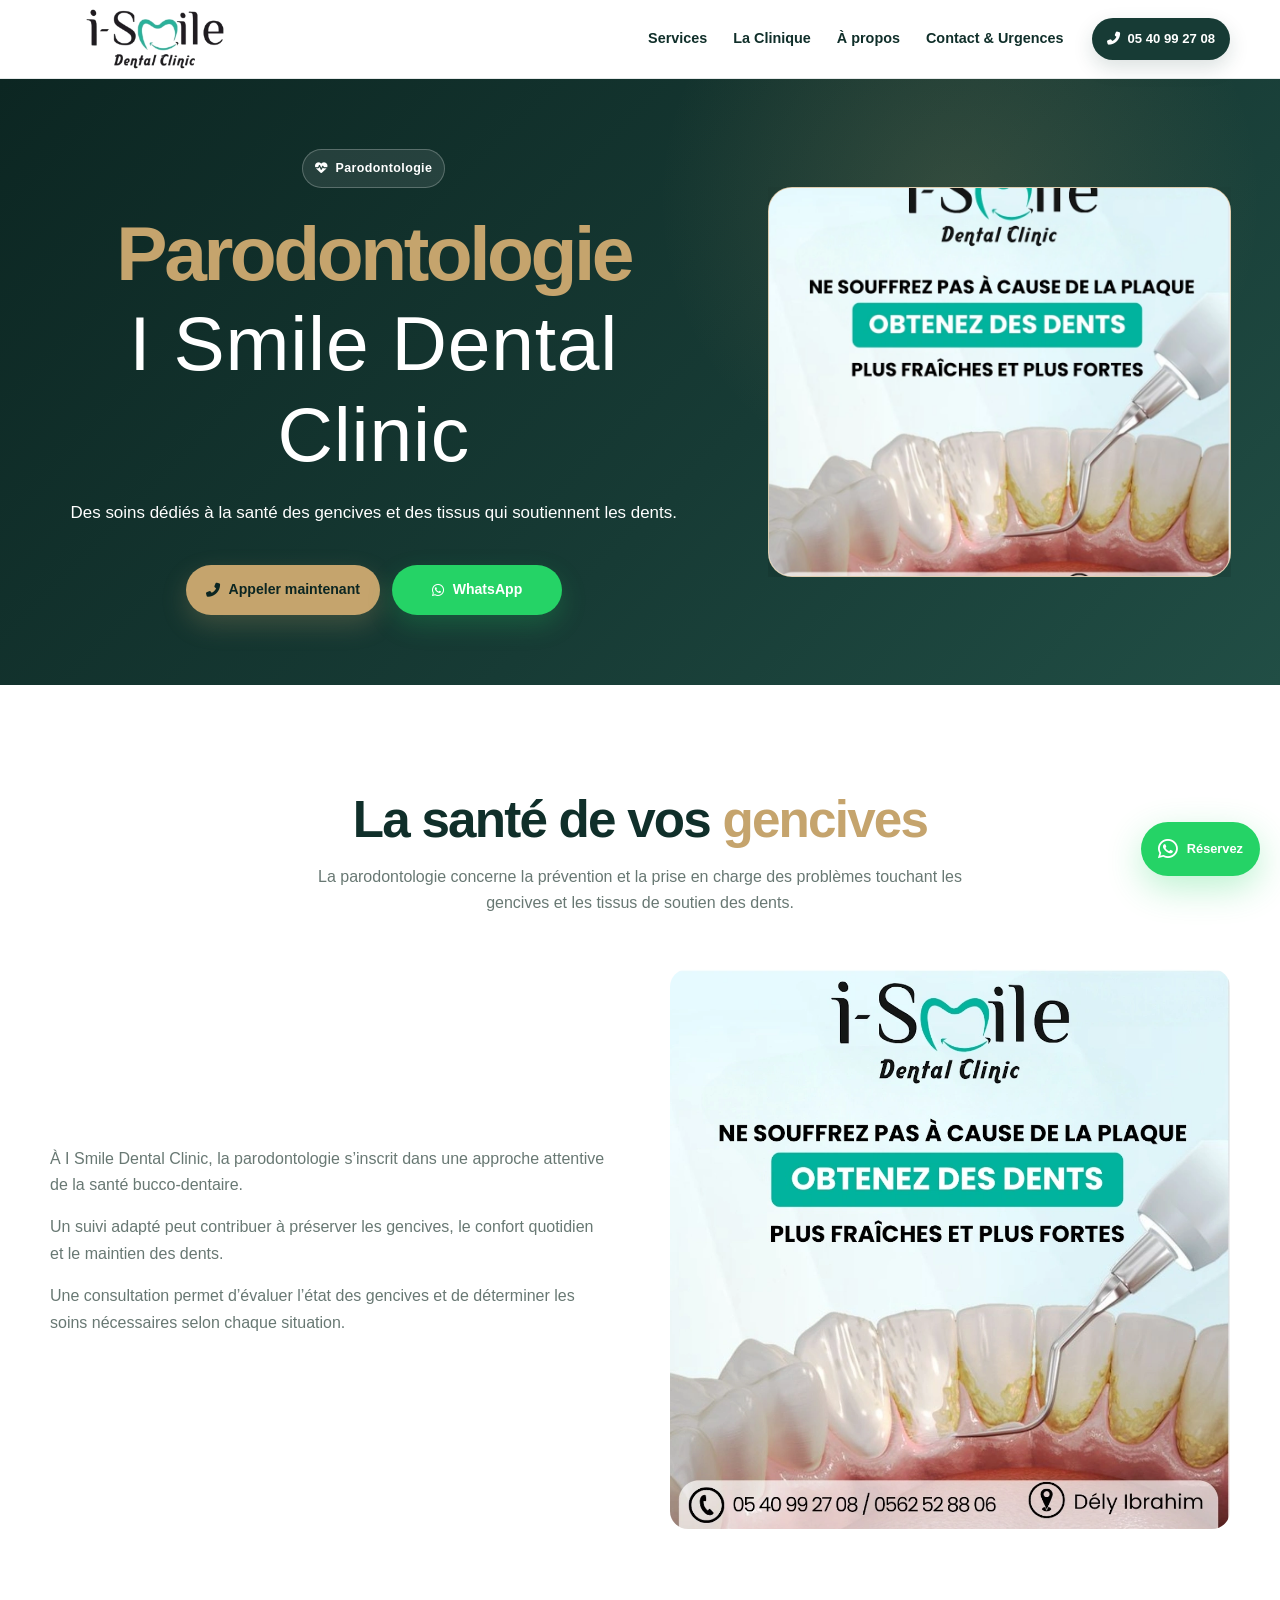
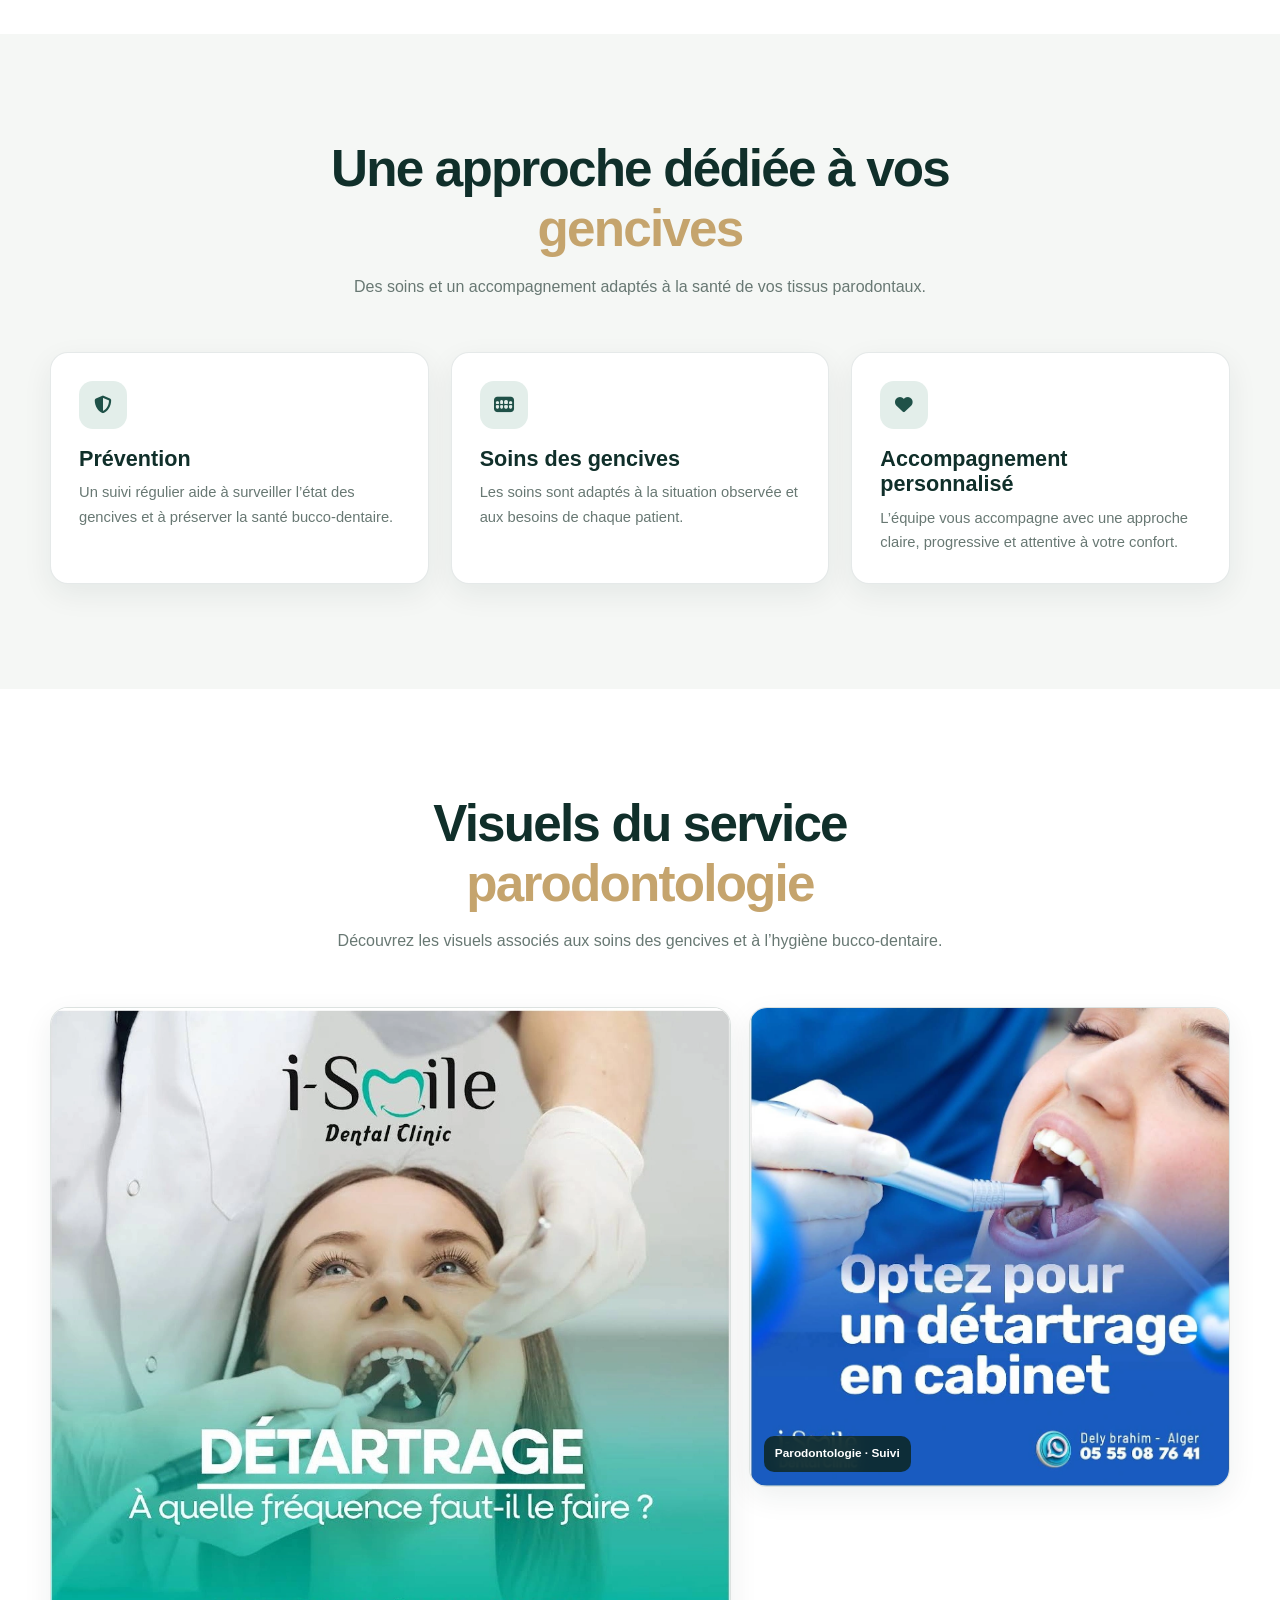
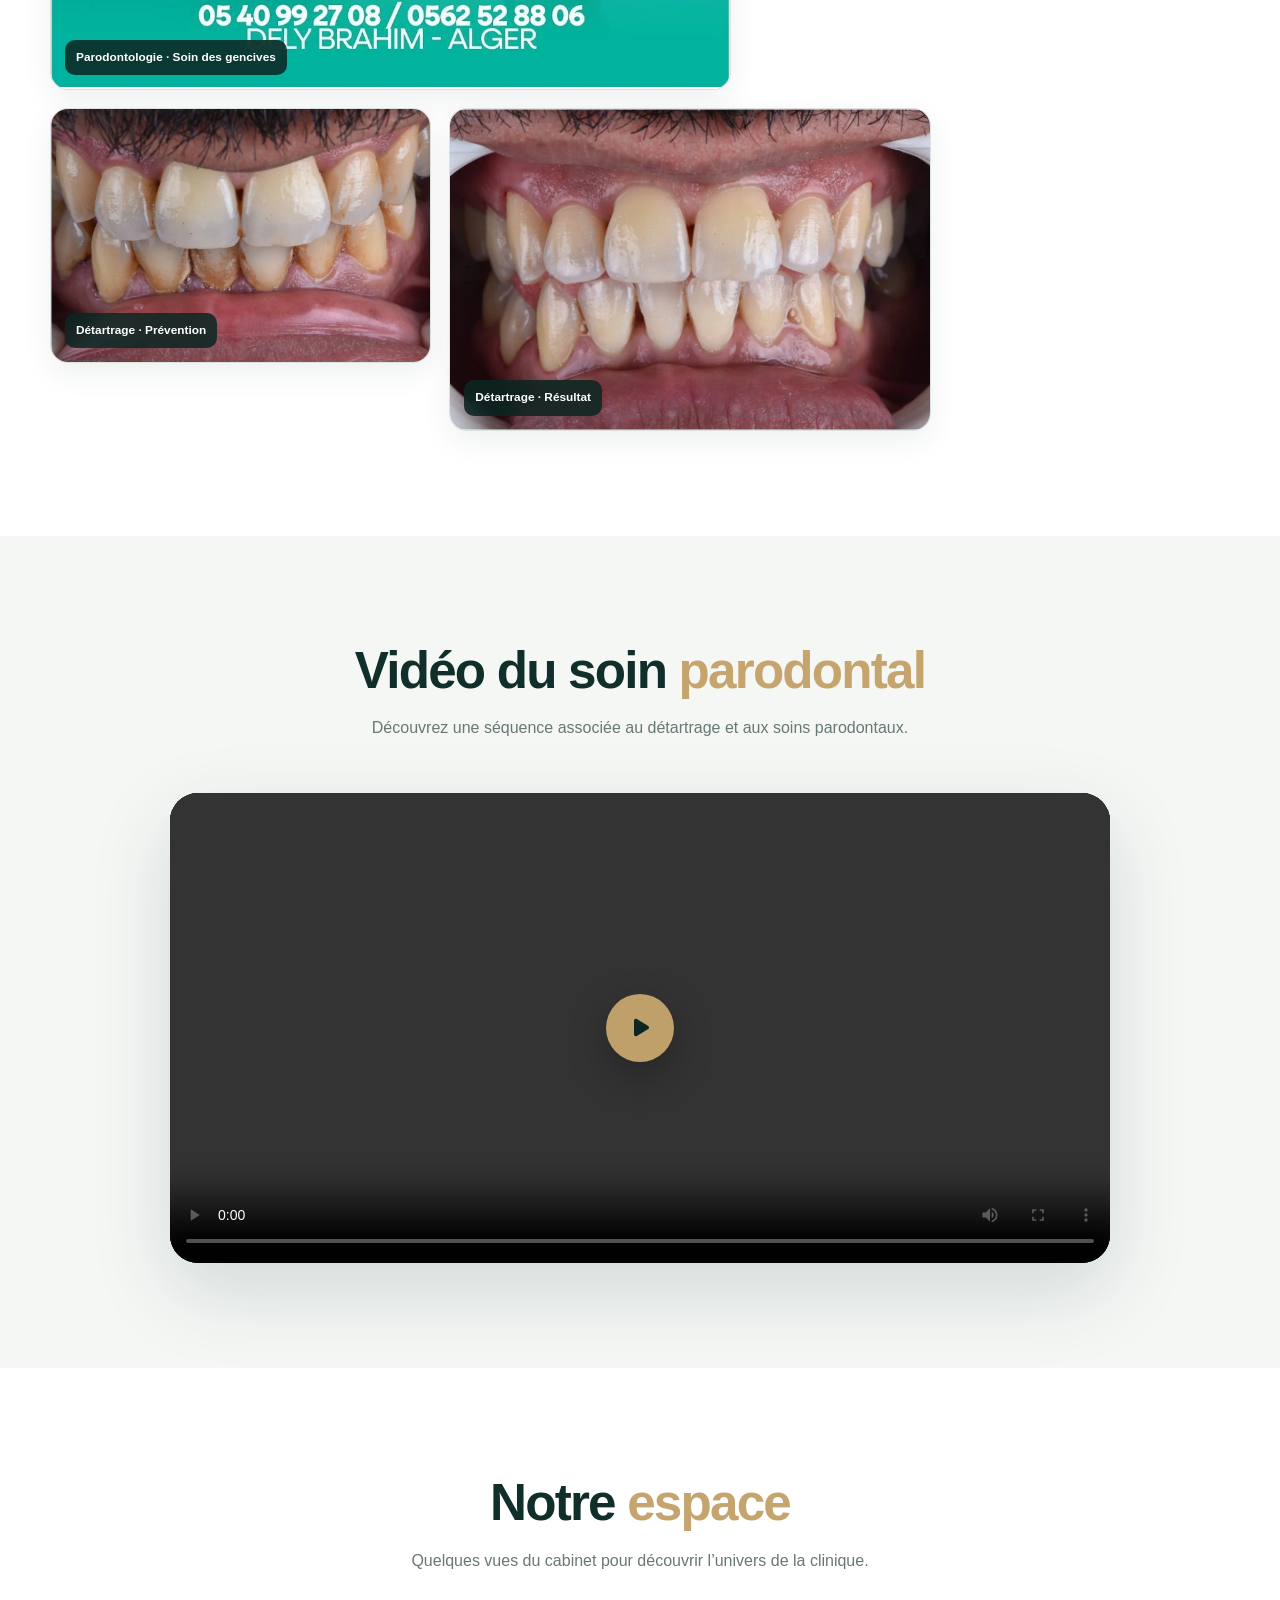
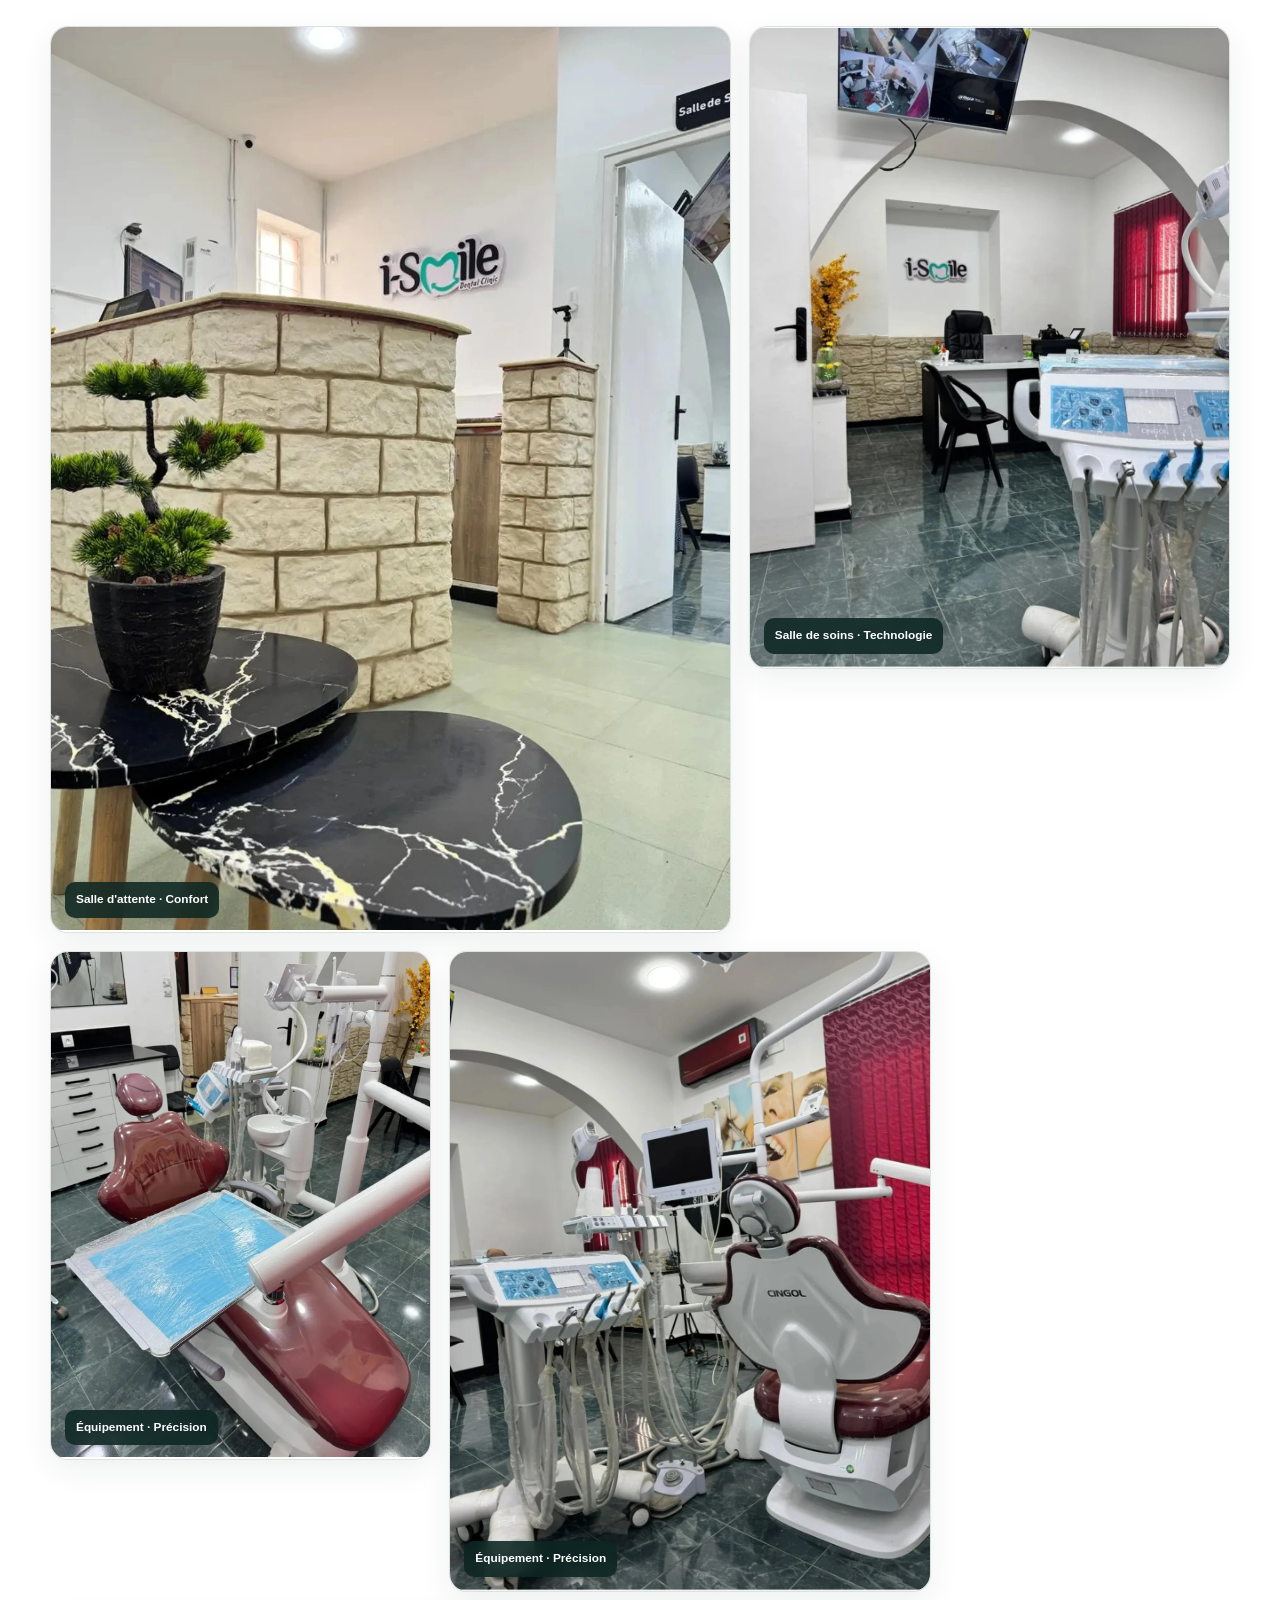
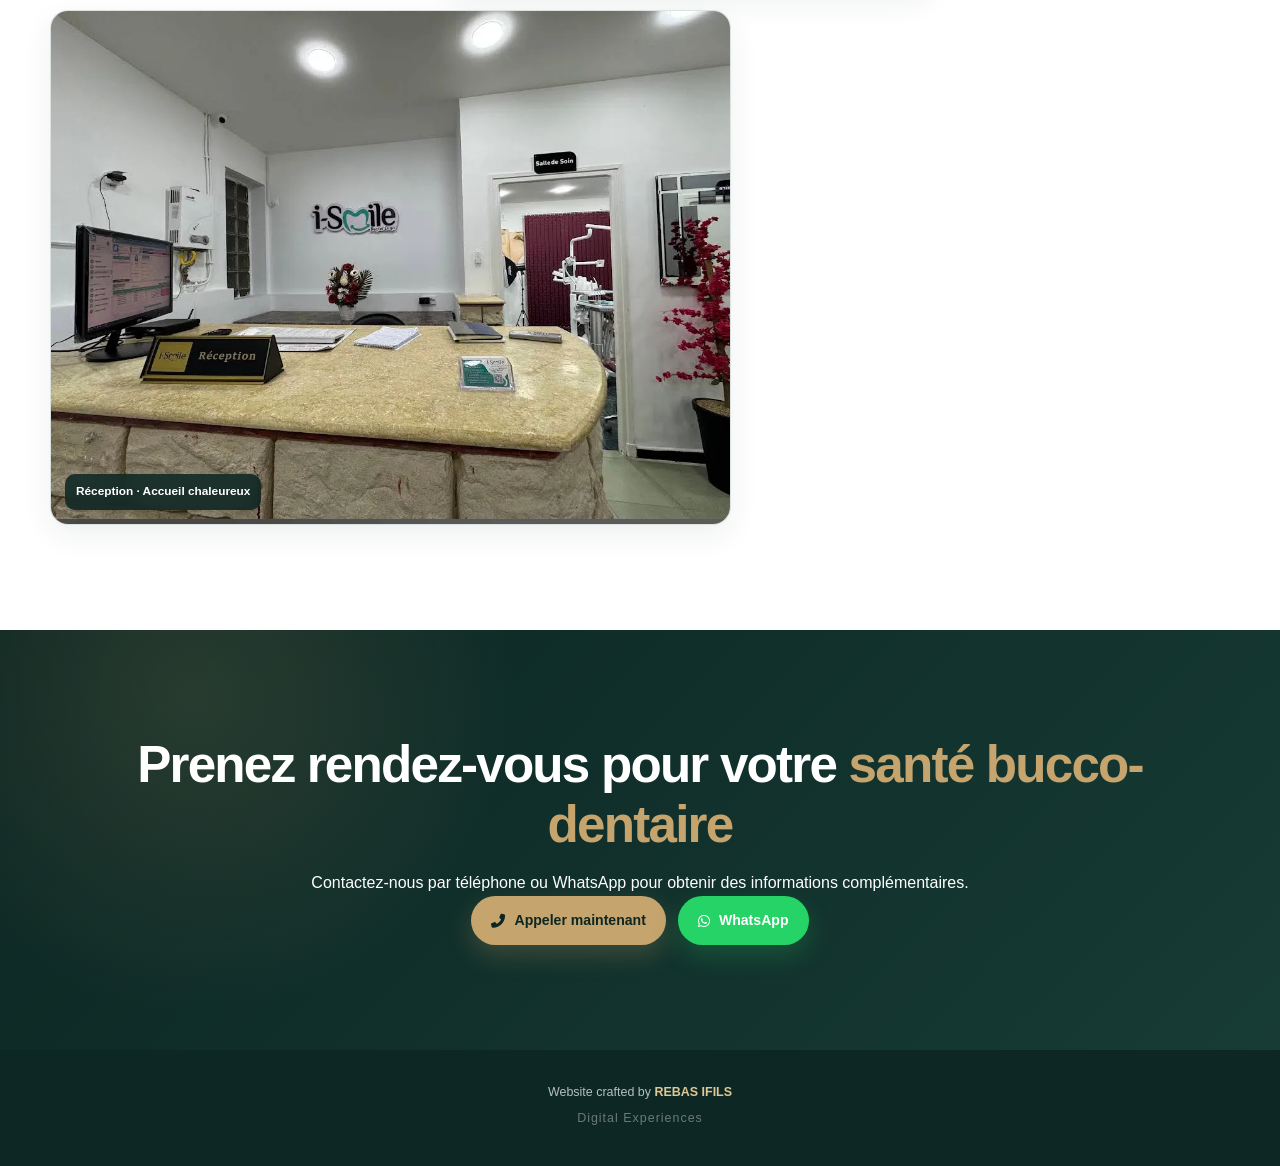
<file: services/parodontologie.html>
<!DOCTYPE html>
<html lang="fr">
<head>
    <meta charset="UTF-8">
    <meta name="viewport" content="width=device-width, initial-scale=1.0, viewport-fit=cover">

    <title>Parodontologie | I Smile Dental Clinic – Dentiste Dely Ibrahim</title>

    <meta name="description" content="Découvrez la parodontologie chez I Smile Dental Clinic à Dely Ibrahim : soins des gencives, détartrage et accompagnement personnalisé pour préserver votre santé bucco-dentaire.">

    <link rel="icon" type="image/png" href="../images/favicon.png">

    <meta property="og:title" content="Parodontologie | I Smile Dental Clinic – Dentiste Dely Ibrahim">
    <meta property="og:description" content="Découvrez la parodontologie chez I Smile Dental Clinic à Dely Ibrahim : soins des gencives, détartrage et accompagnement personnalisé pour préserver votre santé bucco-dentaire.">
    <meta property="og:image" content="../images/i-smile-logo.png">
    <meta property="og:type" content="website">

    <meta name="theme-color" content="#1a3a34">
    <meta name="robots" content="index, follow">

    <script type="application/ld+json">
    {
      "@context": "https://schema.org",
      "@type": "Dentist",
      "name": "I Smile Dental Clinic",
      "image": "../images/i-smile-logo.png",
      "telephone": "+213540992708",
      "email": "draibi411@gmail.com",
      "address": {
        "@type": "PostalAddress",
        "addressLocality": "Dely Ibrahim",
        "addressRegion": "Alger",
        "addressCountry": "DZ"
      },
      "sameAs": [
        "https://www.facebook.com/share/1DC7hRPnL6/",
        "https://www.instagram.com/i_smile.dental_clinic",
        "https://www.tiktok.com/@ismile3875"
      ]
    }
    </script>

    <link rel="stylesheet" href="https://cdnjs.cloudflare.com/ajax/libs/font-awesome/6.5.2/css/all.min.css" crossorigin="anonymous" referrerpolicy="no-referrer">
    <link rel="stylesheet" href="../css/style.css">
    <link rel="stylesheet" href="../css/responsive.css">
    <link rel="stylesheet" href="../css/animations.css">
</head>
<body>

<header class="header" role="banner">
    <div class="container header-content">
        <a href="../index.html" class="logo-custom" aria-label="I Smile Dental Clinic – Accueil">
            <img src="../images/i-smile-logo.png" alt="Logo I Smile Dental Clinic" class="main-logo-img" width="180" height="60">
        </a>

        <button class="nav-toggle" id="navToggle" aria-label="Ouvrir le menu" aria-expanded="false" aria-controls="navMenu">
            <i class="fas fa-bars" aria-hidden="true"></i>
        </button>

        <nav class="nav-menu" id="navMenu" aria-label="Navigation principale">
            <ul>
                <li><a href="../index.html#services">Services</a></li>
                <li><a href="../index.html#gallery">La Clinique</a></li>
                <li><a href="../about.html">À propos</a></li>
                <li><a href="../index.html#contact">Contact & Urgences</a></li>
            </ul>

            <div class="nav-phone-header">
                <a href="tel:+213540992708" aria-label="Appeler le 05 40 99 27 08">
                    <i class="fas fa-phone-alt" aria-hidden="true"></i> 05 40 99 27 08
                </a>
            </div>
        </nav>
    </div>
</header>

<main id="main-content">

    <section class="hero-page hero-page--service">
        <div class="container hero-page-inner">
            <div class="hero-page-content">
            <span class="hero-badge">
                <i class="fas fa-heartbeat" aria-hidden="true"></i> Parodontologie
            </span>

            <h1 class="text-white">
                <span class="brand-highlight">Parodontologie</span><br>
                <span class="text-architectural-light">I Smile Dental Clinic</span>
            </h1>

            <p class="hero-subtitle text-white">
                Des soins dédiés à la santé des gencives et des tissus qui soutiennent les dents.
            </p>

            <div class="hero-actions">
                <a href="tel:+213540992708" class="btn btn-primary" aria-label="Appeler maintenant">
                    <i class="fas fa-phone-alt" aria-hidden="true"></i> Appeler maintenant
                </a>

                <a href="https://wa.me/213562528806?text=Bonjour%20I%20Smile%2C%20je%20souhaite%20des%20informations%20sur%20la%20parodontologie." target="_blank" rel="noopener noreferrer" class="btn btn-whatsapp" aria-label="Contacter sur WhatsApp">
                    <i class="fab fa-whatsapp" aria-hidden="true"></i> WhatsApp
                </a>
            </div>
                    </div>
            <div class="hero-page-media">
                <img src="../services/parodontologie/cover.webp" alt="Parodontologie" width="800" height="700">
            </div>
        </div>
</section>

    <section class="section-padding bg-white">
        <div class="container">
            <div class="section-header">
                <h2 class="section-title">La santé de vos <span class="brand-highlight">gencives</span></h2>
                <p class="section-desc">
                    La parodontologie concerne la prévention et la prise en charge des problèmes touchant les gencives et les tissus de soutien des dents.
                </p>
            </div>

            <div class="about-intro-grid">
                <div class="about-text">
                    <p>
                        À I Smile Dental Clinic, la parodontologie s’inscrit dans une approche attentive de la santé bucco-dentaire.
                    </p>

                    <p>
                        Un suivi adapté peut contribuer à préserver les gencives, le confort quotidien et le maintien des dents.
                    </p>

                    <p>
                        Une consultation permet d’évaluer l’état des gencives et de déterminer les soins nécessaires selon chaque situation.
                    </p>
                </div>

                <div class="about-image">
                    <img src="../services/parodontologie/cover.webp" alt="Parodontologie chez I Smile Dental Clinic" loading="lazy" decoding="async" width="600" height="400">
                </div>
            </div>
        </div>
    </section>

    <section class="section-padding bg-stone">
        <div class="container">
            <div class="section-header">
                <h2 class="section-title">Une approche dédiée à vos <span class="brand-highlight">gencives</span></h2>
                <p class="section-desc">
                    Des soins et un accompagnement adaptés à la santé de vos tissus parodontaux.
                </p>
            </div>

            <div class="philosophy-cards-grid">
                <div class="philosophy-card">
                    <div class="icon-box">
                        <i class="fas fa-shield-alt" aria-hidden="true"></i>
                    </div>
                    <h3>Prévention</h3>
                    <p>
                        Un suivi régulier aide à surveiller l’état des gencives et à préserver la santé bucco-dentaire.
                    </p>
                </div>

                <div class="philosophy-card">
                    <div class="icon-box">
                        <i class="fas fa-teeth" aria-hidden="true"></i>
                    </div>
                    <h3>Soins des gencives</h3>
                    <p>
                        Les soins sont adaptés à la situation observée et aux besoins de chaque patient.
                    </p>
                </div>

                <div class="philosophy-card">
                    <div class="icon-box">
                        <i class="fas fa-heart" aria-hidden="true"></i>
                    </div>
                    <h3>Accompagnement personnalisé</h3>
                    <p>
                        L’équipe vous accompagne avec une approche claire, progressive et attentive à votre confort.
                    </p>
                </div>
            </div>
        </div>
    </section>

    <section class="section-padding bg-white">
        <div class="container">
            <div class="section-header">
                <h2 class="section-title">Visuels du service <span class="brand-highlight">parodontologie</span></h2>
                <p class="section-desc">
                    Découvrez les visuels associés aux soins des gencives et à l’hygiène bucco-dentaire.
                </p>
            </div>

            <div class="gallery-editorial-grid">
                <div class="gallery-item-large">
                    <img src="../services/parodontologie/gallery-1.webp" alt="Soin parodontal chez I Smile Dental Clinic" loading="lazy" decoding="async" width="800" height="600">
                    <div class="caption">Parodontologie · Soin des gencives</div>
                </div>

                <div class="gallery-item-medium">
                    <img src="../services/parodontologie/gallery-2.webp" alt="Suivi parodontal chez I Smile Dental Clinic" loading="lazy" decoding="async" width="600" height="450">
                    <div class="caption">Parodontologie · Suivi</div>
                </div>

                <div class="gallery-item-small">
                    <img src="../services/parodontologie/instagram-detartrage-1.webp" alt="Détartrage dentaire chez I Smile Dental Clinic" loading="lazy" decoding="async" width="400" height="300">
                    <div class="caption">Détartrage · Prévention</div>
                </div>

                <div class="gallery-item-medium">
                    <img src="../services/parodontologie/instagram-detartrage-2.webp" alt="Résultat d'un détartrage dentaire" loading="lazy" decoding="async" width="600" height="450">
                    <div class="caption">Détartrage · Résultat</div>
                </div>
            </div>
        </div>
    </section>

    <section class="section-padding bg-stone">
        <div class="container">
            <div class="section-header">
                <h2 class="section-title">Vidéo du soin <span class="brand-highlight">parodontal</span></h2>
                <p class="section-desc">
                    Découvrez une séquence associée au détartrage et aux soins parodontaux.
                </p>
            </div>

            <div class="service-video">
    <video
        controls
        preload="metadata"
        playsinline
        aria-label="Vidéo d'un détartrage dentaire"
    >
        <source src="../services/parodontologie/video-detartrage.mp4" type="video/mp4">
        Votre navigateur ne prend pas en charge la lecture de cette vidéo.
    </video>
</div>
        </div>
    </section>

    <section class="section-padding bg-white">
        <div class="container">
            <div class="section-header">
                <h2 class="section-title">Notre <span class="brand-highlight">espace</span></h2>
                <p class="section-desc">
                    Quelques vues du cabinet pour découvrir l’univers de la clinique.
                </p>
            </div>

            <div class="gallery-editorial-grid">
                <div class="gallery-item-large">
                    <img src="../gallery/espace-1.webp" alt="Salle d'attente de I Smile Dental Clinic" loading="lazy" decoding="async" width="800" height="600">
                    <div class="caption">Salle d'attente · Confort</div>
                </div>

                <div class="gallery-item-medium">
                    <img src="../gallery/espace-2.webp" alt="Salle de soins de I Smile Dental Clinic" loading="lazy" decoding="async" width="600" height="450">
                    <div class="caption">Salle de soins · Technologie</div>
                </div>

                <div class="gallery-item-small">
                    <img src="../gallery/espace-3.webp" alt="Équipement de I Smile Dental Clinic" loading="lazy" decoding="async" width="400" height="300">
                    <div class="caption">Équipement · Précision</div>
                </div>

                <div class="gallery-item-medium">
                    <img src="../gallery/espace-4.webp" alt="Équipement de I Smile Dental Clinic" loading="lazy" decoding="async" width="600" height="450">
                    <div class="caption">Équipement · Précision</div>
                </div>

                <div class="gallery-item-large">
                    <img src="../gallery/espace-5.webp" alt="Réception de I Smile Dental Clinic" loading="lazy" decoding="async" width="800" height="600">
                    <div class="caption">Réception · Accueil chaleureux</div>
                </div>
            </div>
        </div>
    </section>

    <section class="section-padding bg-contact-premium">
        <div class="container text-center">
            <h2 class="section-title text-white">
                Prenez rendez-vous pour votre <span class="brand-highlight">santé bucco-dentaire</span>
            </h2>

            <p class="section-desc text-white">
                Contactez-nous par téléphone ou WhatsApp pour obtenir des informations complémentaires.
            </p>

            <div class="hero-actions">
                <a href="tel:+213540992708" class="btn btn-primary" aria-label="Appeler maintenant">
                    <i class="fas fa-phone-alt" aria-hidden="true"></i> Appeler maintenant
                </a>

                <a href="https://wa.me/213562528806?text=Bonjour%20I%20Smile%2C%20je%20souhaite%20des%20informations%20sur%20la%20parodontologie." target="_blank" rel="noopener noreferrer" class="btn btn-whatsapp" aria-label="Contacter sur WhatsApp">
                    <i class="fab fa-whatsapp" aria-hidden="true"></i> WhatsApp
                </a>
            </div>
        </div>
    </section>

</main>

<div class="floating-cta-wa" id="waCta">
    <a href="https://wa.me/213562528806?text=Bonjour%20I%20Smile%2C%20je%20souhaite%20des%20informations%20sur%20la%20parodontologie." target="_blank" rel="noopener noreferrer" aria-label="Contacter I Smile sur WhatsApp">
        <i class="fab fa-whatsapp" aria-hidden="true"></i>
        <span>Réservez</span>
    </a>
</div>

<div class="bottom-bar" role="navigation" aria-label="Actions rapides">
    <a href="tel:+213540992708" class="bottom-bar-btn phone" aria-label="Appeler le 05 40 99 27 08">
        <i class="fas fa-phone-alt" aria-hidden="true"></i>
        <span>Appeler</span>
    </a>

    <a href="https://wa.me/213562528806?text=Bonjour%20I%20Smile%2C%20je%20souhaite%20des%20informations%20sur%20la%20parodontologie." target="_blank" rel="noopener noreferrer" class="bottom-bar-btn whatsapp" aria-label="Urgence WhatsApp">
        <i class="fab fa-whatsapp" aria-hidden="true"></i>
        <span>Urgence</span>
    </a>

    <a href="https://maps.google.com/maps?ll=36.751156,2.984753&z=15&t=m&hl=en-US&gl=US&mapclient=embed&cid=8693141043634185091" target="_blank" rel="noopener noreferrer" class="bottom-bar-btn maps" aria-label="Obtenir l'itinéraire">
        <i class="fas fa-location-dot" aria-hidden="true"></i>
        <span>Itinéraire</span>
    </a>
</div>

<footer class="site-footer">
    <div class="container">
        <div class="footer-content">
            <p class="footer-credit">
                Website crafted by
                <a href="https://gategith.github.io/portfolio/" target="_blank" rel="noopener noreferrer" aria-label="Portfolio de REBAS IFILS">
                    REBAS IFILS
                </a>
            </p>
            <p class="footer-tagline">Digital Experiences</p>
        </div>
    </div>
</footer>

<script src="../js/script.js"></script>

</body>
</html>
</file>
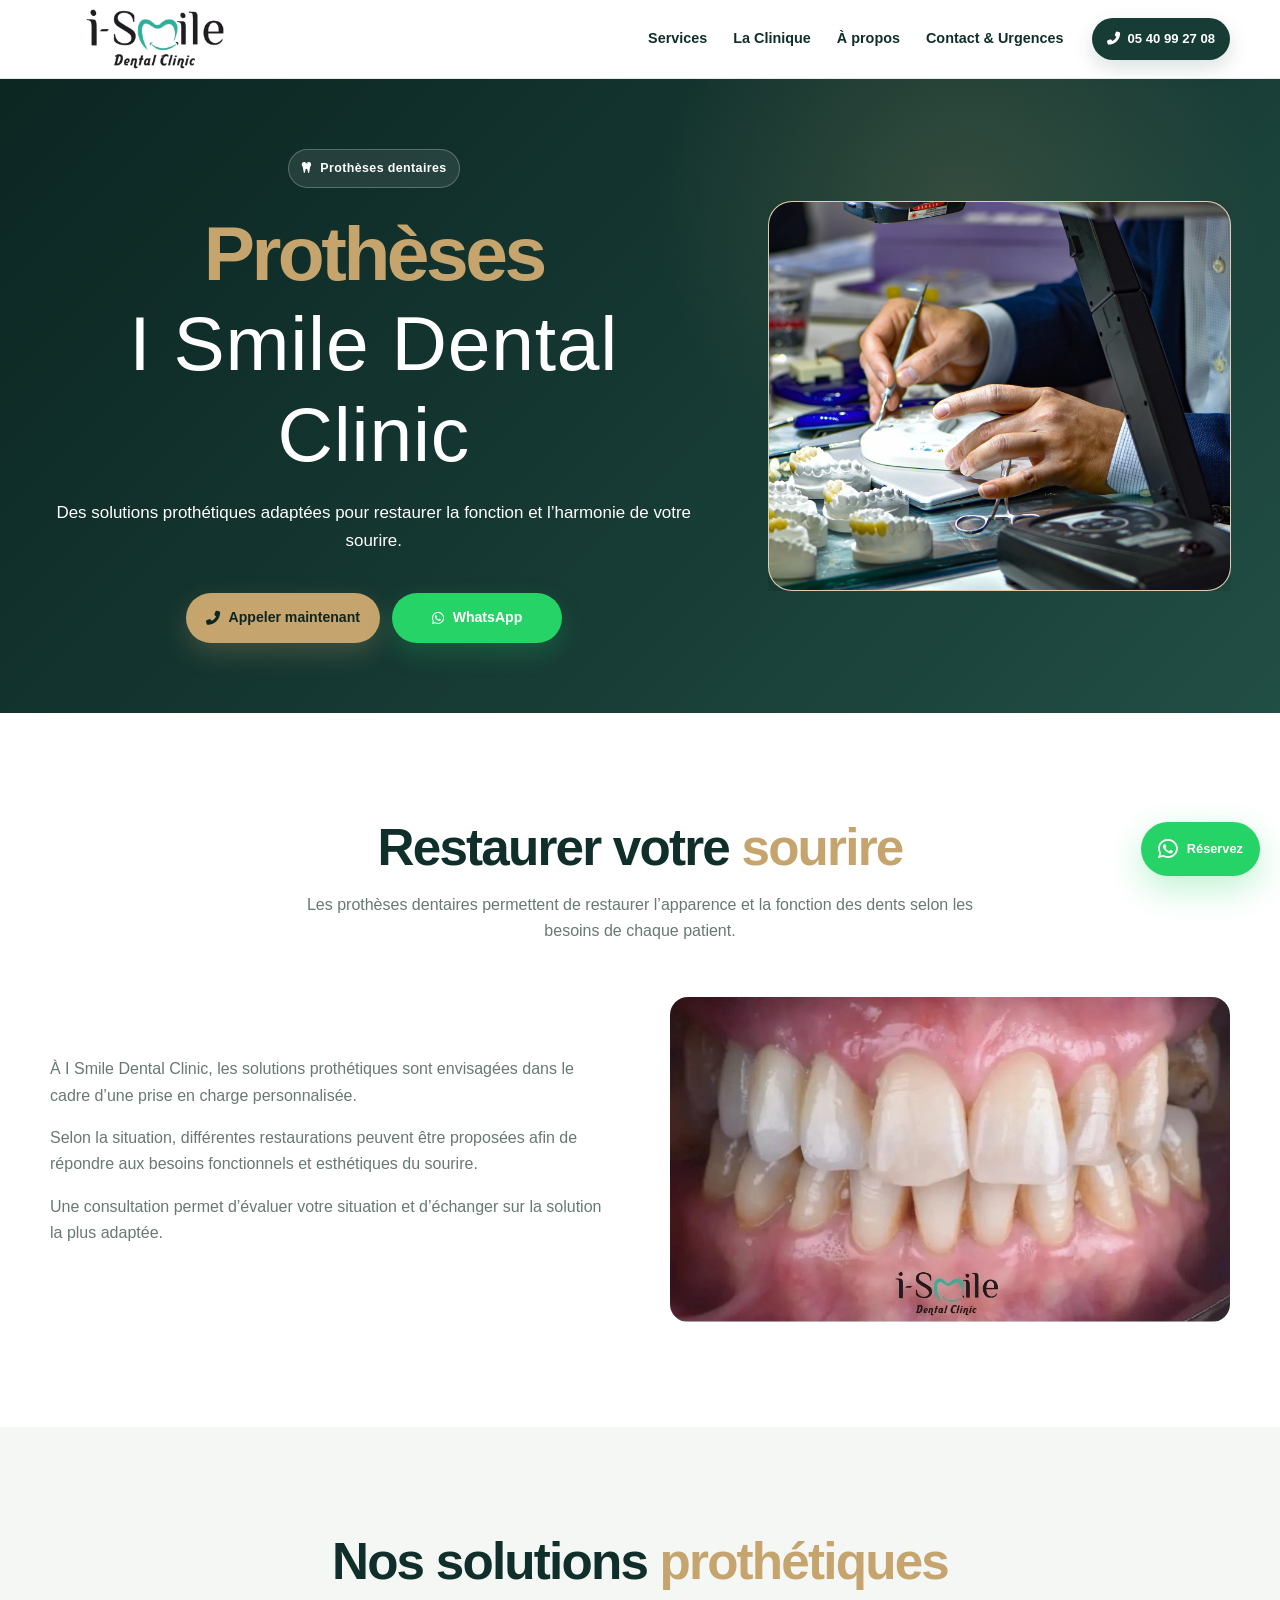
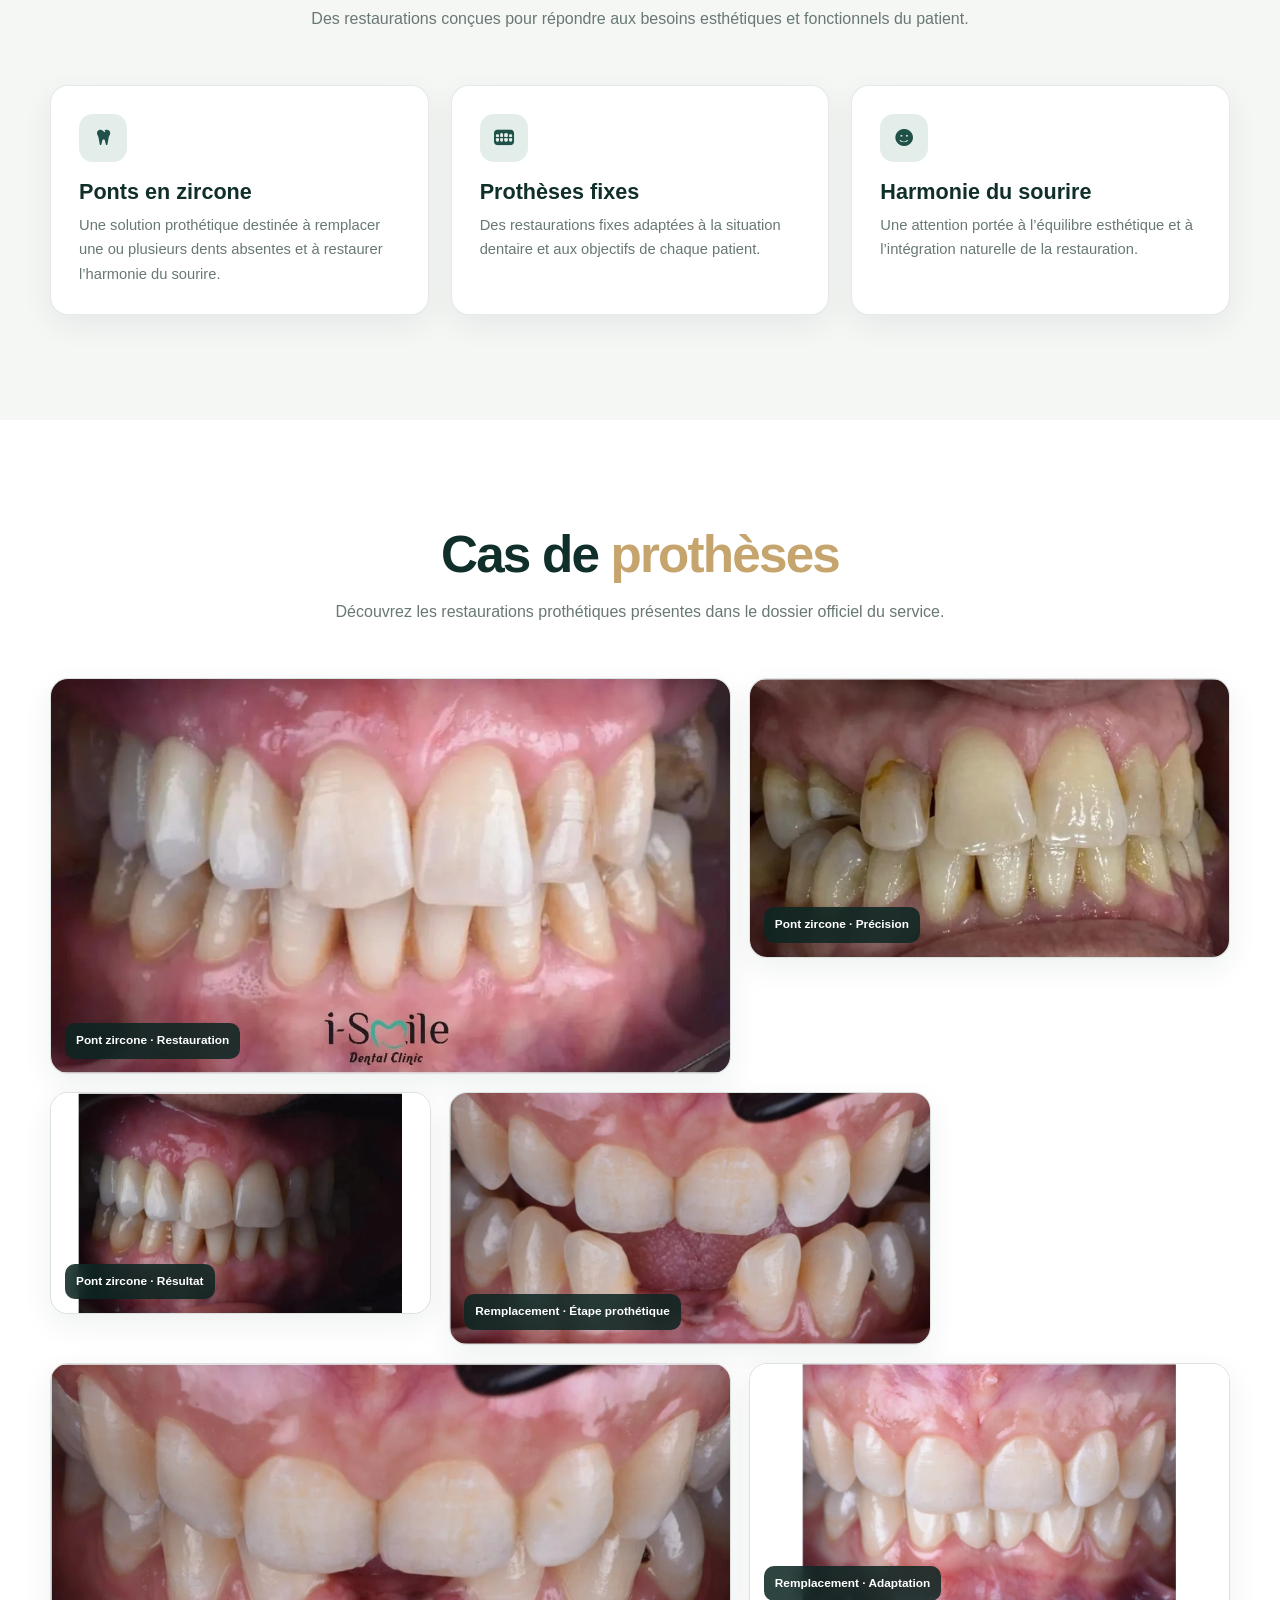
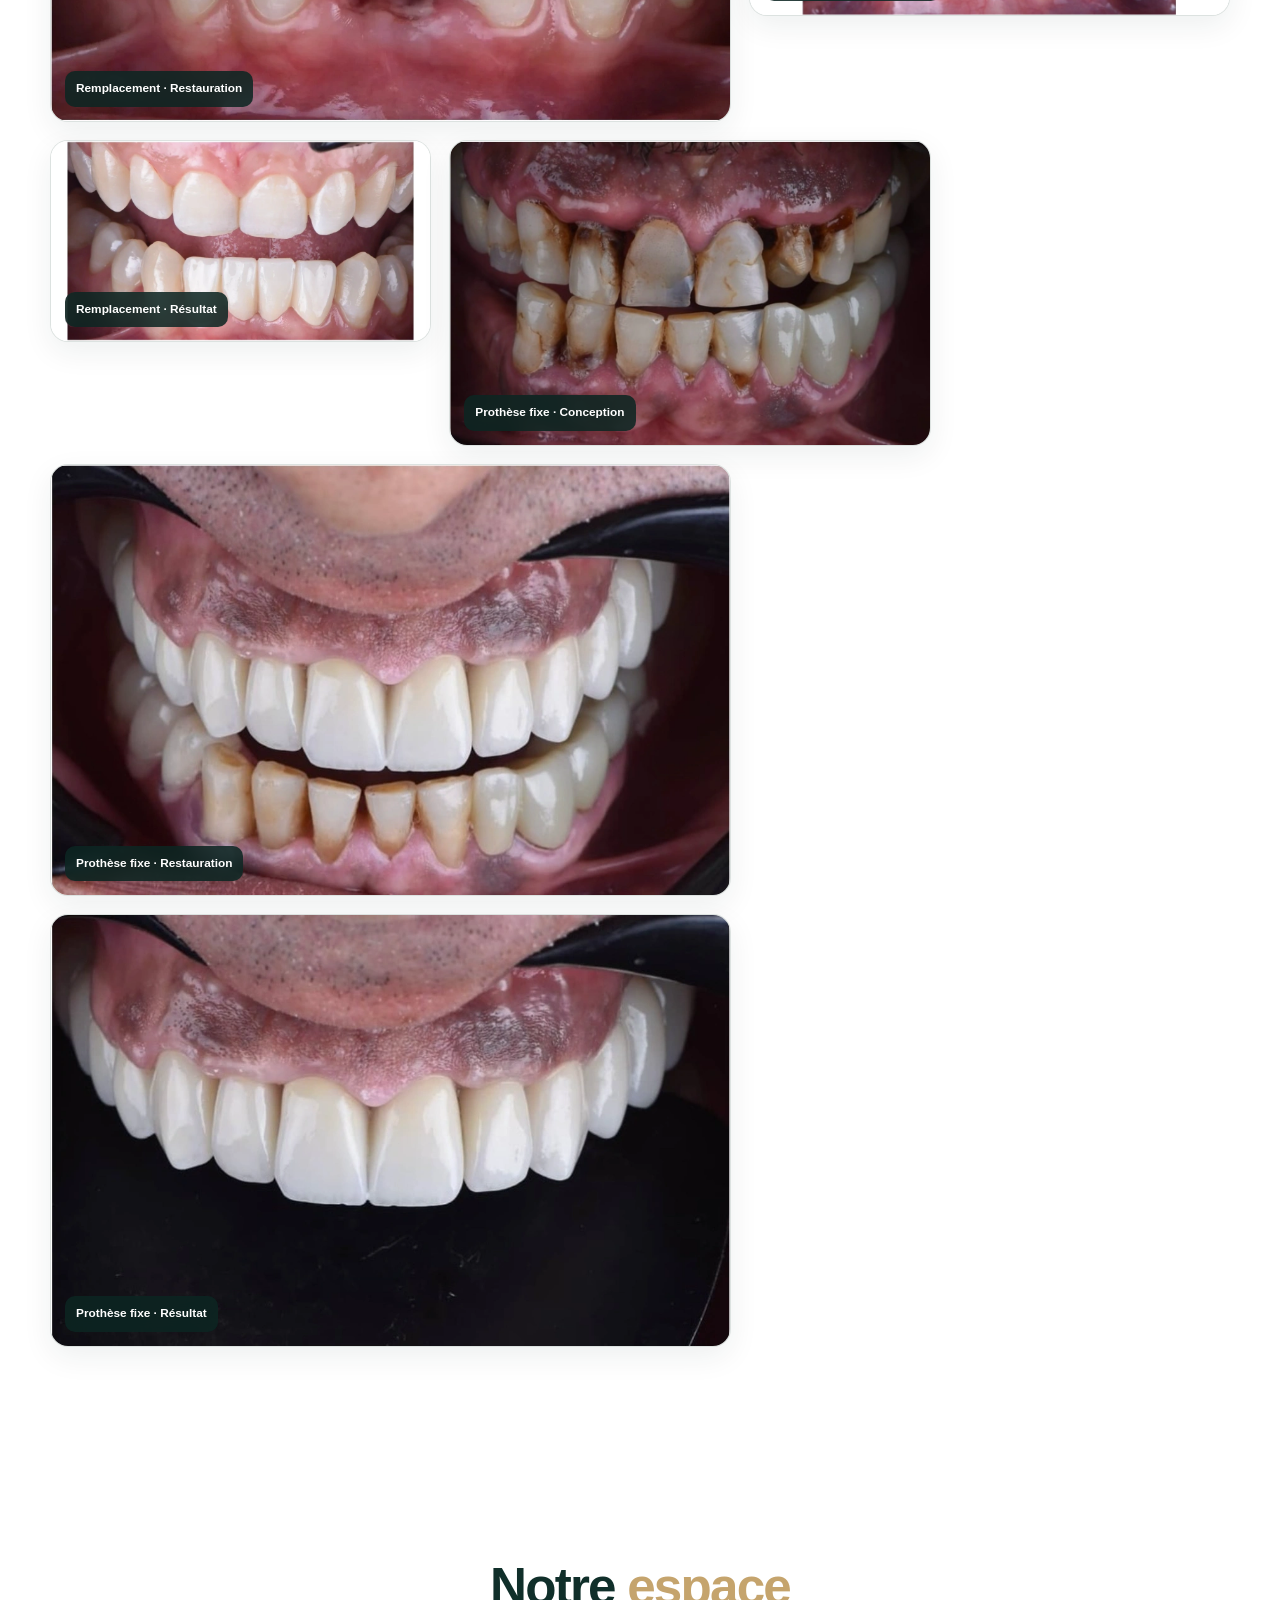
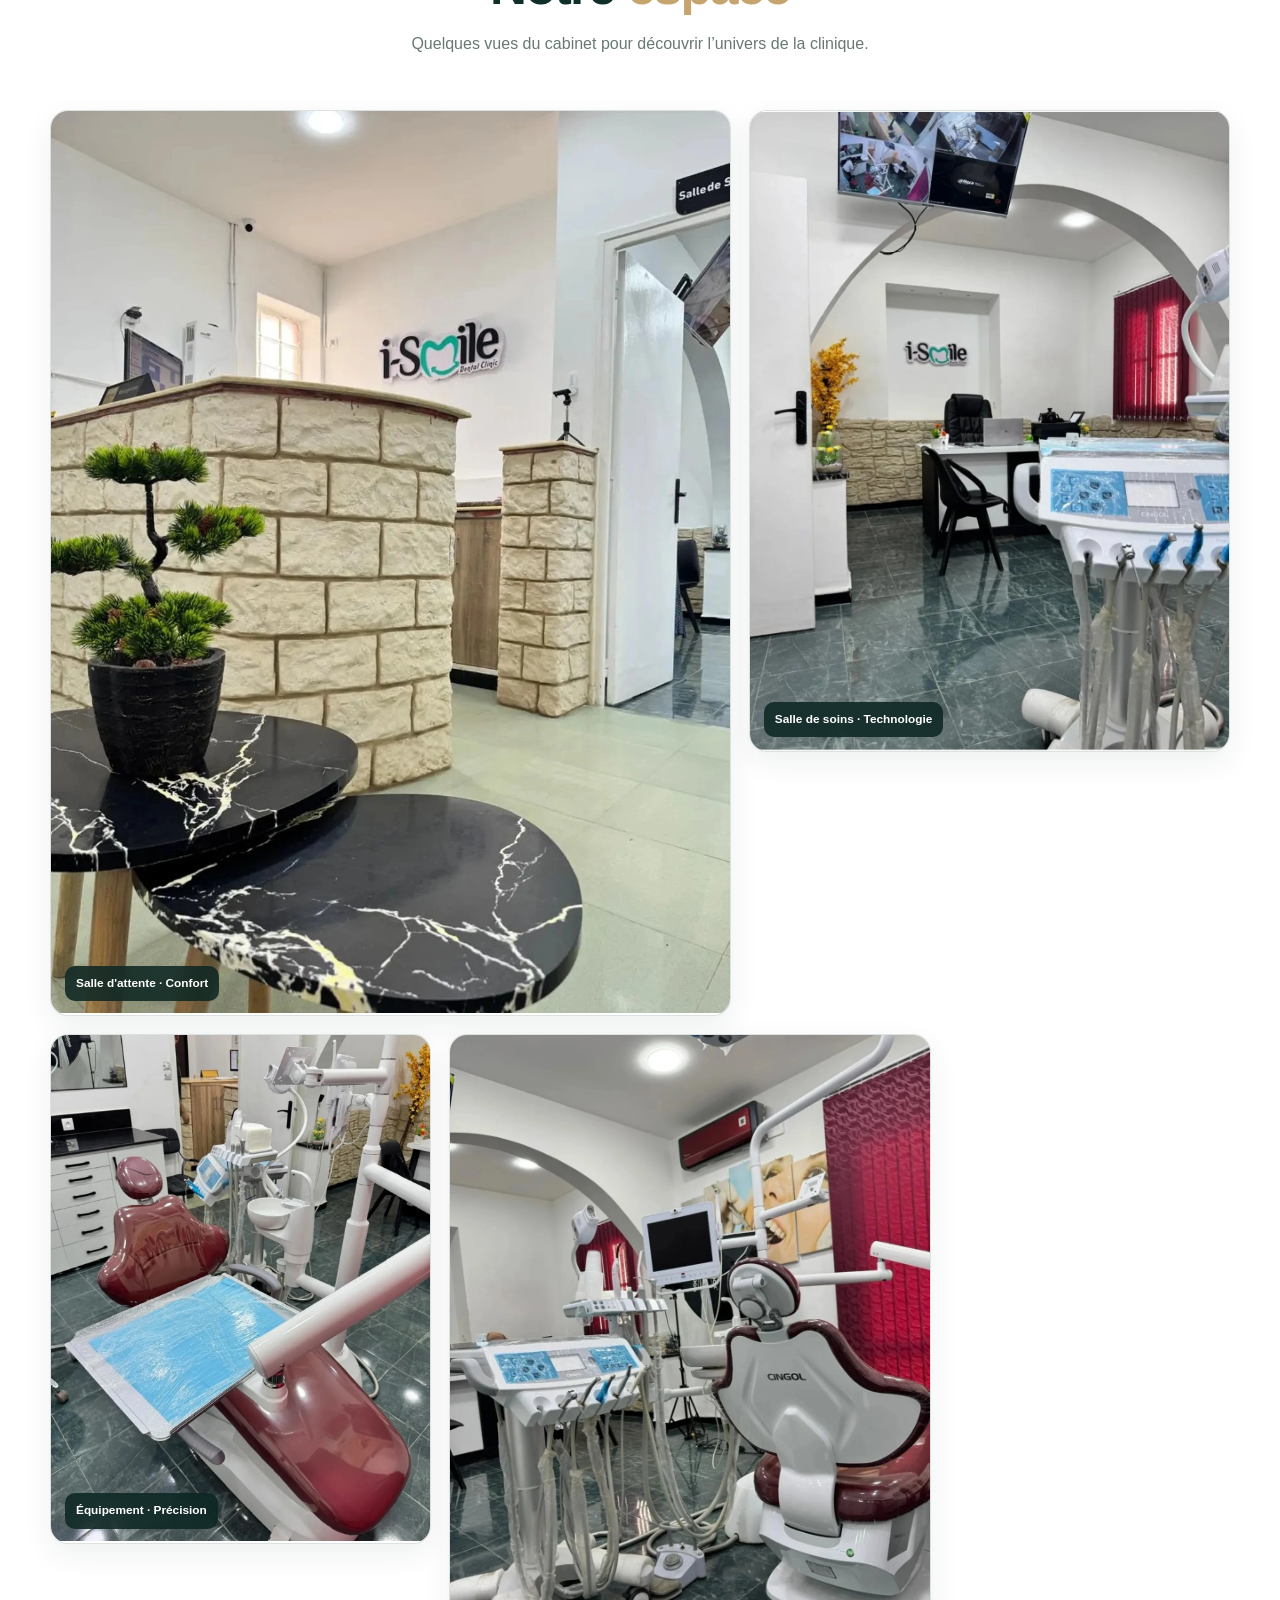
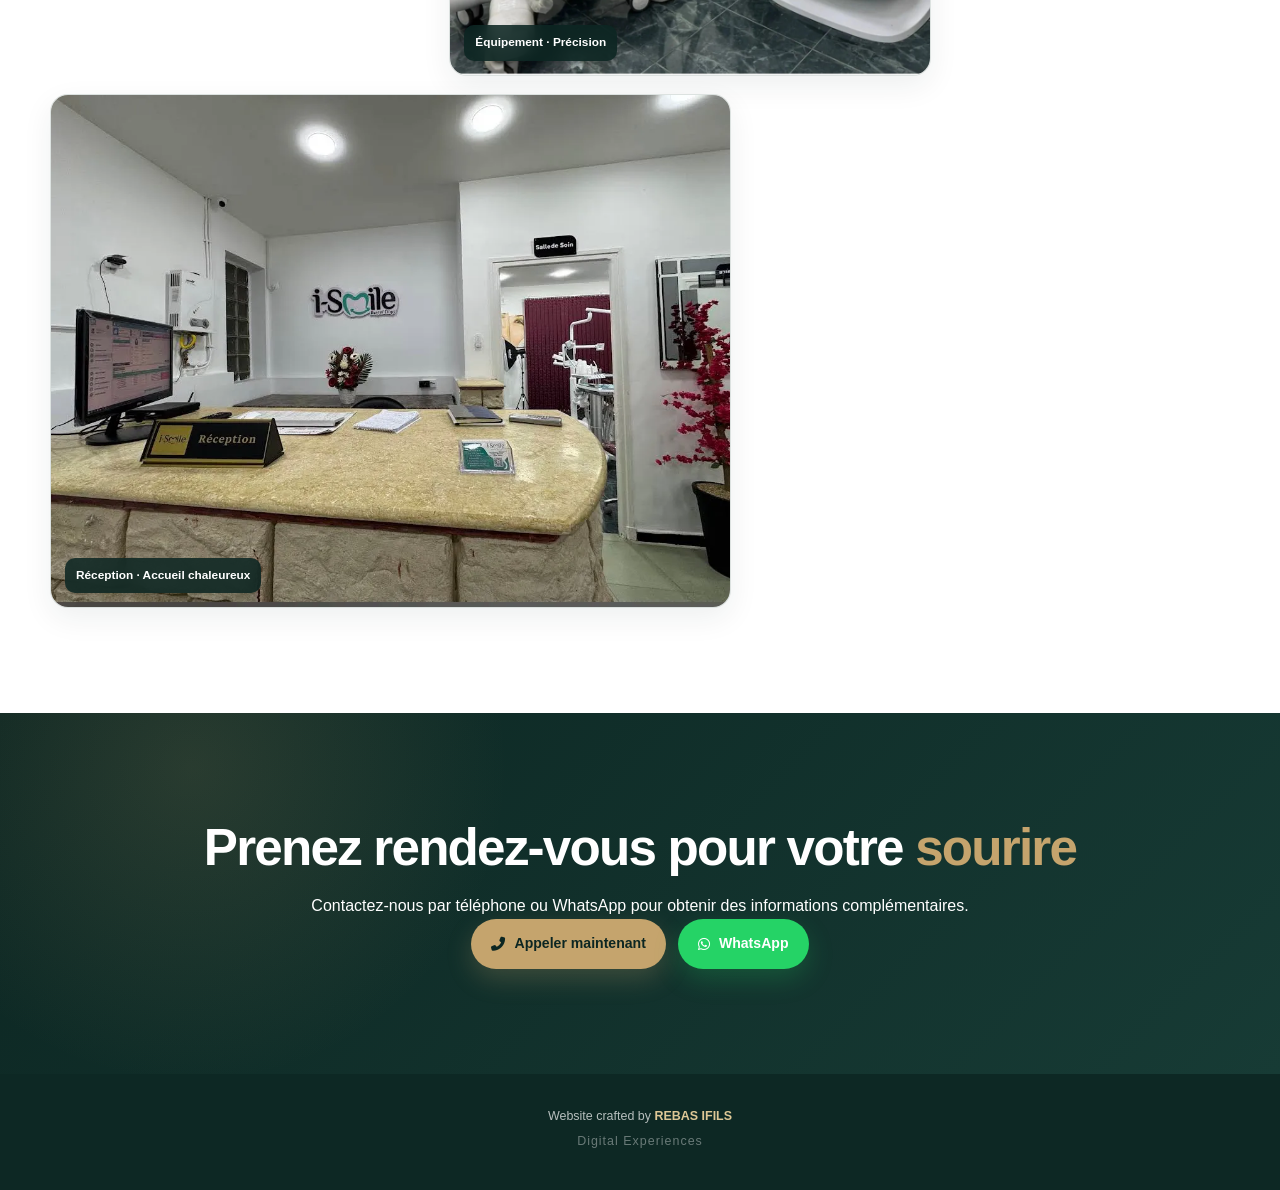
<file: services/protheses.html>
<!DOCTYPE html>
<html lang="fr">
<head>
    <meta charset="UTF-8">
    <meta name="viewport" content="width=device-width, initial-scale=1.0, viewport-fit=cover">

    <title>Prothèses dentaires | I Smile Dental Clinic – Dentiste Dely Ibrahim</title>

    <meta name="description" content="Découvrez les prothèses dentaires chez I Smile Dental Clinic à Dely Ibrahim : ponts en zircone, prothèses fixes et solutions adaptées pour restaurer votre sourire.">

    <link rel="icon" type="image/png" href="../images/favicon.png">

    <meta property="og:title" content="Prothèses dentaires | I Smile Dental Clinic – Dentiste Dely Ibrahim">
    <meta property="og:description" content="Découvrez les prothèses dentaires chez I Smile Dental Clinic à Dely Ibrahim : ponts en zircone, prothèses fixes et solutions adaptées pour restaurer votre sourire.">
    <meta property="og:image" content="../images/i-smile-logo.png">
    <meta property="og:type" content="website">

    <meta name="theme-color" content="#1a3a34">
    <meta name="robots" content="index, follow">

    <script type="application/ld+json">
    {
      "@context": "https://schema.org",
      "@type": "Dentist",
      "name": "I Smile Dental Clinic",
      "image": "../images/i-smile-logo.png",
      "telephone": "+213540992708",
      "email": "draibi411@gmail.com",
      "address": {
        "@type": "PostalAddress",
        "addressLocality": "Dely Ibrahim",
        "addressRegion": "Alger",
        "addressCountry": "DZ"
      },
      "sameAs": [
        "https://www.facebook.com/share/1DC7hRPnL6/",
        "https://www.instagram.com/i_smile.dental_clinic",
        "https://www.tiktok.com/@ismile3875"
      ]
    }
    </script>

    <link rel="stylesheet" href="https://cdnjs.cloudflare.com/ajax/libs/font-awesome/6.5.2/css/all.min.css" crossorigin="anonymous" referrerpolicy="no-referrer">
    <link rel="stylesheet" href="../css/style.css">
    <link rel="stylesheet" href="../css/responsive.css">
    <link rel="stylesheet" href="../css/animations.css">
</head>
<body>

<header class="header" role="banner">
    <div class="container header-content">
        <a href="../index.html" class="logo-custom" aria-label="I Smile Dental Clinic – Accueil">
            <img src="../images/i-smile-logo.png" alt="Logo I Smile Dental Clinic" class="main-logo-img" width="180" height="60">
        </a>

        <button class="nav-toggle" id="navToggle" aria-label="Ouvrir le menu" aria-expanded="false" aria-controls="navMenu">
            <i class="fas fa-bars" aria-hidden="true"></i>
        </button>

        <nav class="nav-menu" id="navMenu" aria-label="Navigation principale">
            <ul>
                <li><a href="../index.html#services">Services</a></li>
                <li><a href="../index.html#gallery">La Clinique</a></li>
                <li><a href="../about.html">À propos</a></li>
                <li><a href="../index.html#contact">Contact & Urgences</a></li>
            </ul>

            <div class="nav-phone-header">
                <a href="tel:+213540992708" aria-label="Appeler le 05 40 99 27 08">
                    <i class="fas fa-phone-alt" aria-hidden="true"></i> 05 40 99 27 08
                </a>
            </div>
        </nav>
    </div>
</header>

<main id="main-content">

    <section class="hero-page hero-page--service">
        <div class="container hero-page-inner">
            <div class="hero-page-content">
            <span class="hero-badge">
                <i class="fas fa-tooth" aria-hidden="true"></i> Prothèses dentaires
            </span>

            <h1 class="text-white">
                <span class="brand-highlight">Prothèses</span><br>
                <span class="text-architectural-light">I Smile Dental Clinic</span>
            </h1>

            <p class="hero-subtitle text-white">
                Des solutions prothétiques adaptées pour restaurer la fonction et l’harmonie de votre sourire.
            </p>

            <div class="hero-actions">
                <a href="tel:+213540992708" class="btn btn-primary" aria-label="Appeler maintenant">
                    <i class="fas fa-phone-alt" aria-hidden="true"></i> Appeler maintenant
                </a>

                <a href="https://wa.me/213562528806?text=Bonjour%20I%20Smile%2C%20je%20souhaite%20des%20informations%20sur%20les%20proth%C3%A8ses%20dentaires." target="_blank" rel="noopener noreferrer" class="btn btn-whatsapp" aria-label="Contacter sur WhatsApp">
                    <i class="fab fa-whatsapp" aria-hidden="true"></i> WhatsApp
                </a>
            </div>
                    </div>
            <div class="hero-page-media">
                <img src="../services/protheses/cover.webp" alt="Prothèses dentaires" width="800" height="700">
            </div>
        </div>
</section>

    <section class="section-padding bg-white">
        <div class="container">
            <div class="section-header">
                <h2 class="section-title">Restaurer votre <span class="brand-highlight">sourire</span></h2>
                <p class="section-desc">
                    Les prothèses dentaires permettent de restaurer l’apparence et la fonction des dents selon les besoins de chaque patient.
                </p>
            </div>

            <div class="about-intro-grid">
                <div class="about-text">
                    <p>
                        À I Smile Dental Clinic, les solutions prothétiques sont envisagées dans le cadre d’une prise en charge personnalisée.
                    </p>

                    <p>
                        Selon la situation, différentes restaurations peuvent être proposées afin de répondre aux besoins fonctionnels et esthétiques du sourire.
                    </p>

                    <p>
                        Une consultation permet d’évaluer votre situation et d’échanger sur la solution la plus adaptée.
                    </p>
                </div>

                <div class="about-image">
                    <img src="../services/protheses/pont-zircone-1.webp" alt="Pont dentaire en zircone chez I Smile Dental Clinic" loading="lazy" decoding="async" width="600" height="400">
                </div>
            </div>
        </div>
    </section>

    <section class="section-padding bg-stone">
        <div class="container">
            <div class="section-header">
                <h2 class="section-title">Nos solutions <span class="brand-highlight">prothétiques</span></h2>
                <p class="section-desc">
                    Des restaurations conçues pour répondre aux besoins esthétiques et fonctionnels du patient.
                </p>
            </div>

            <div class="philosophy-cards-grid">
                <div class="philosophy-card">
                    <div class="icon-box">
                        <i class="fas fa-tooth" aria-hidden="true"></i>
                    </div>
                    <h3>Ponts en zircone</h3>
                    <p>
                        Une solution prothétique destinée à remplacer une ou plusieurs dents absentes et à restaurer l’harmonie du sourire.
                    </p>
                </div>

                <div class="philosophy-card">
                    <div class="icon-box">
                        <i class="fas fa-teeth" aria-hidden="true"></i>
                    </div>
                    <h3>Prothèses fixes</h3>
                    <p>
                        Des restaurations fixes adaptées à la situation dentaire et aux objectifs de chaque patient.
                    </p>
                </div>

                <div class="philosophy-card">
                    <div class="icon-box">
                        <i class="fas fa-smile" aria-hidden="true"></i>
                    </div>
                    <h3>Harmonie du sourire</h3>
                    <p>
                        Une attention portée à l’équilibre esthétique et à l’intégration naturelle de la restauration.
                    </p>
                </div>
            </div>
        </div>
    </section>

    <section class="section-padding bg-white">
        <div class="container">
            <div class="section-header">
                <h2 class="section-title">Cas de <span class="brand-highlight">prothèses</span></h2>
                <p class="section-desc">
                    Découvrez les restaurations prothétiques présentes dans le dossier officiel du service.
                </p>
            </div>

            <div class="gallery-editorial-grid">
                <div class="gallery-item-large">
                    <img src="../services/protheses/pont-zircone-1.webp" alt="Pont dentaire en zircone" loading="lazy" decoding="async" width="800" height="600">
                    <div class="caption">Pont zircone · Restauration</div>
                </div>

                <div class="gallery-item-medium">
                    <img src="../services/protheses/pont-zircone-3.webp" alt="Restauration dentaire avec un pont en zircone" loading="lazy" decoding="async" width="600" height="450">
                    <div class="caption">Pont zircone · Précision</div>
                </div>

                <div class="gallery-item-small">
                    <img src="../services/protheses/pont-zircone-2.webp" alt="Résultat esthétique d'un pont en zircone" loading="lazy" decoding="async" width="400" height="300">
                    <div class="caption">Pont zircone · Résultat</div>
                </div>

                <div class="gallery-item-medium">
                    <img src="../services/protheses/pont-zircone-remplacement-1.webp" alt="Remplacement prothétique par un pont en zircone" loading="lazy" decoding="async" width="600" height="450">
                    <div class="caption">Remplacement · Étape prothétique</div>
                </div>

                <div class="gallery-item-large">
                    <img src="../services/protheses/pont-zircone-remplacement-2.webp" alt="Restauration prothétique en zircone" loading="lazy" decoding="async" width="800" height="600">
                    <div class="caption">Remplacement · Restauration</div>
                </div>

                <div class="gallery-item-medium">
                    <img src="../services/protheses/pont-zircone-remplacement-3.webp" alt="Pont en zircone destiné à remplacer une dent" loading="lazy" decoding="async" width="600" height="450">
                    <div class="caption">Remplacement · Adaptation</div>
                </div>

                <div class="gallery-item-small">
                    <img src="../services/protheses/pont-zircone-remplacement-4.webp" alt="Résultat d'un remplacement dentaire par zircone" loading="lazy" decoding="async" width="400" height="300">
                    <div class="caption">Remplacement · Résultat</div>
                </div>

                <div class="gallery-item-medium">
                    <img src="../services/protheses/prothese-fixe-1.webp" alt="Prothèse fixe dentaire" loading="lazy" decoding="async" width="600" height="450">
                    <div class="caption">Prothèse fixe · Conception</div>
                </div>

                <div class="gallery-item-large">
                    <img src="../services/protheses/prothese-fixe-2.webp" alt="Restauration avec une prothèse fixe" loading="lazy" decoding="async" width="800" height="600">
                    <div class="caption">Prothèse fixe · Restauration</div>
                </div>

                <div class="gallery-item-large">
                    <img src="../services/protheses/prothese-fixe-3.webp" alt="Résultat esthétique d'une prothèse fixe" loading="lazy" decoding="async" width="800" height="600">
                    <div class="caption">Prothèse fixe · Résultat</div>
                </div>
            </div>
        </div>
    </section>

    <section class="section-padding bg-white">
        <div class="container">
            <div class="section-header">
                <h2 class="section-title">Notre <span class="brand-highlight">espace</span></h2>
                <p class="section-desc">
                    Quelques vues du cabinet pour découvrir l’univers de la clinique.
                </p>
            </div>

            <div class="gallery-editorial-grid">
                <div class="gallery-item-large">
                    <img src="../gallery/espace-1.webp" alt="Salle d'attente de I Smile Dental Clinic" loading="lazy" decoding="async" width="800" height="600">
                    <div class="caption">Salle d'attente · Confort</div>
                </div>

                <div class="gallery-item-medium">
                    <img src="../gallery/espace-2.webp" alt="Salle de soins de I Smile Dental Clinic" loading="lazy" decoding="async" width="600" height="450">
                    <div class="caption">Salle de soins · Technologie</div>
                </div>

                <div class="gallery-item-small">
                    <img src="../gallery/espace-3.webp" alt="Équipement de I Smile Dental Clinic" loading="lazy" decoding="async" width="400" height="300">
                    <div class="caption">Équipement · Précision</div>
                </div>

                <div class="gallery-item-medium">
                    <img src="../gallery/espace-4.webp" alt="Équipement de I Smile Dental Clinic" loading="lazy" decoding="async" width="600" height="450">
                    <div class="caption">Équipement · Précision</div>
                </div>

                <div class="gallery-item-large">
                    <img src="../gallery/espace-5.webp" alt="Réception de I Smile Dental Clinic" loading="lazy" decoding="async" width="800" height="600">
                    <div class="caption">Réception · Accueil chaleureux</div>
                </div>
            </div>
        </div>
    </section>

    <section class="section-padding bg-contact-premium">
        <div class="container text-center">
            <h2 class="section-title text-white">
                Prenez rendez-vous pour votre <span class="brand-highlight">sourire</span>
            </h2>

            <p class="section-desc text-white">
                Contactez-nous par téléphone ou WhatsApp pour obtenir des informations complémentaires.
            </p>

            <div class="hero-actions">
                <a href="tel:+213540992708" class="btn btn-primary" aria-label="Appeler maintenant">
                    <i class="fas fa-phone-alt" aria-hidden="true"></i> Appeler maintenant
                </a>

                <a href="https://wa.me/213562528806?text=Bonjour%20I%20Smile%2C%20je%20souhaite%20des%20informations%20sur%20les%20proth%C3%A8ses%20dentaires." target="_blank" rel="noopener noreferrer" class="btn btn-whatsapp" aria-label="Contacter sur WhatsApp">
                    <i class="fab fa-whatsapp" aria-hidden="true"></i> WhatsApp
                </a>
            </div>
        </div>
    </section>

</main>

<div class="floating-cta-wa" id="waCta">
    <a href="https://wa.me/213562528806?text=Bonjour%20I%20Smile%2C%20je%20souhaite%20des%20informations%20sur%20les%20proth%C3%A8ses%20dentaires." target="_blank" rel="noopener noreferrer" aria-label="Contacter I Smile sur WhatsApp">
        <i class="fab fa-whatsapp" aria-hidden="true"></i>
        <span>Réservez</span>
    </a>
</div>

<div class="bottom-bar" role="navigation" aria-label="Actions rapides">
    <a href="tel:+213540992708" class="bottom-bar-btn phone" aria-label="Appeler le 05 40 99 27 08">
        <i class="fas fa-phone-alt" aria-hidden="true"></i>
        <span>Appeler</span>
    </a>

    <a href="https://wa.me/213562528806?text=Bonjour%20I%20Smile%2C%20je%20souhaite%20des%20informations%20sur%20les%20proth%C3%A8ses%20dentaires." target="_blank" rel="noopener noreferrer" class="bottom-bar-btn whatsapp" aria-label="Urgence WhatsApp">
        <i class="fab fa-whatsapp" aria-hidden="true"></i>
        <span>Urgence</span>
    </a>

    <a href="https://maps.google.com/maps?ll=36.751156,2.984753&z=15&t=m&hl=en-US&gl=US&mapclient=embed&cid=8693141043634185091" target="_blank" rel="noopener noreferrer" class="bottom-bar-btn maps" aria-label="Obtenir l'itinéraire">
        <i class="fas fa-location-dot" aria-hidden="true"></i>
        <span>Itinéraire</span>
    </a>
</div>

<footer class="site-footer">
    <div class="container">
        <div class="footer-content">
            <p class="footer-credit">
                Website crafted by
                <a href="https://gategith.github.io/portfolio/" target="_blank" rel="noopener noreferrer" aria-label="Portfolio de REBAS IFILS">
                    REBAS IFILS
                </a>
            </p>
            <p class="footer-tagline">Digital Experiences</p>
        </div>
    </div>
</footer>

<script src="../js/script.js"></script>

</body>
</html>
</file>
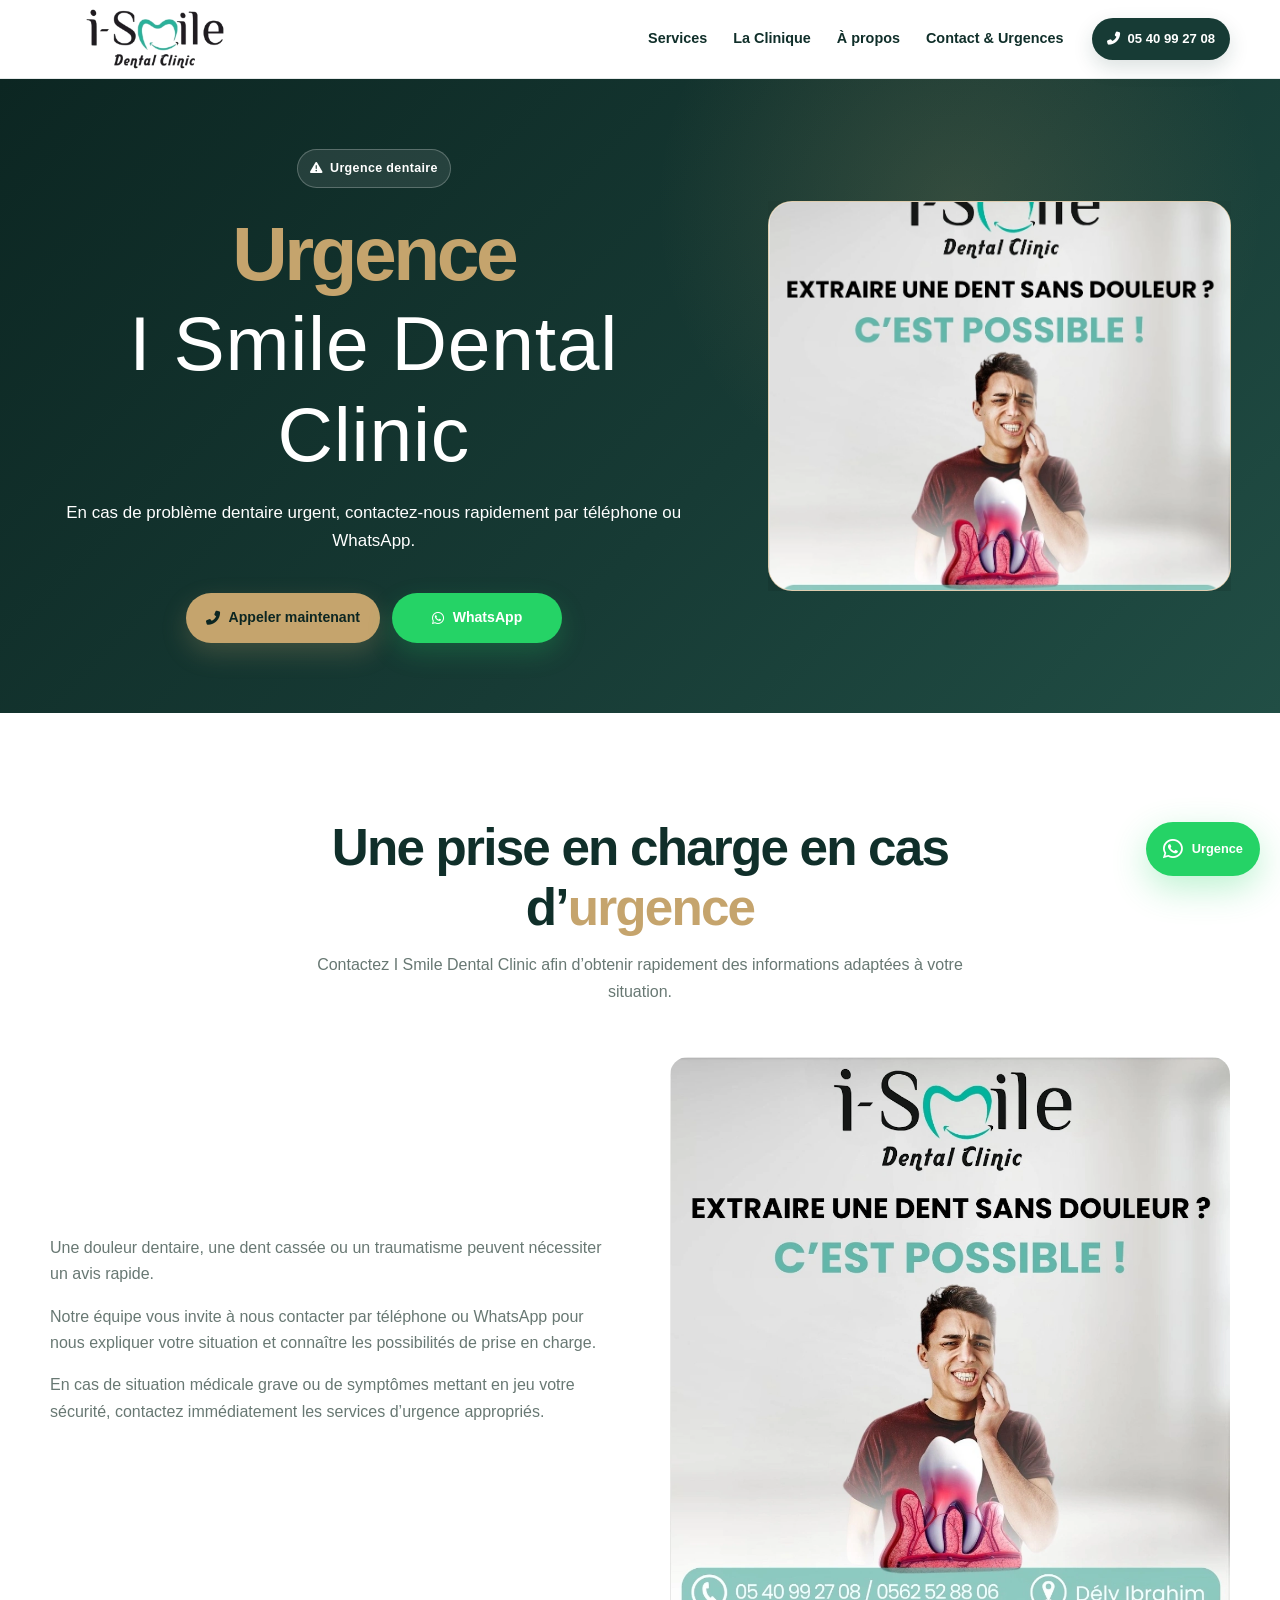
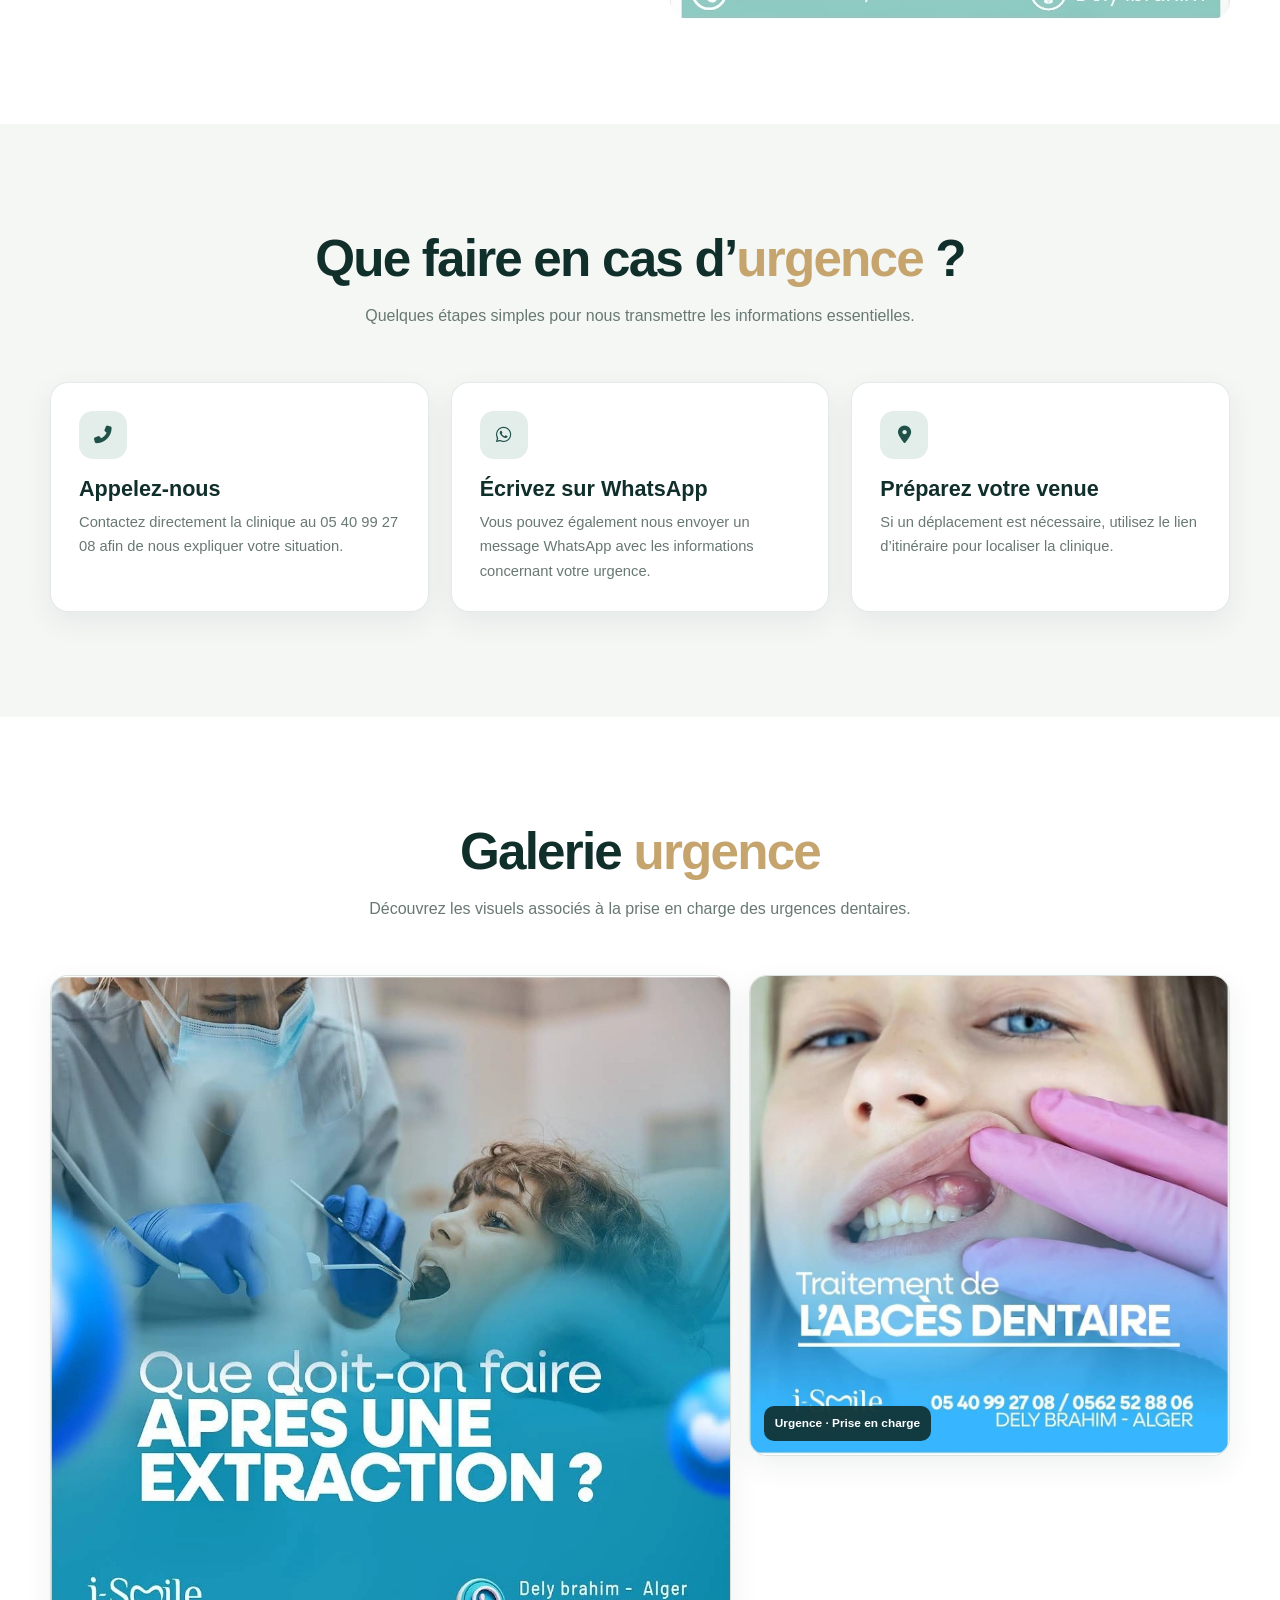
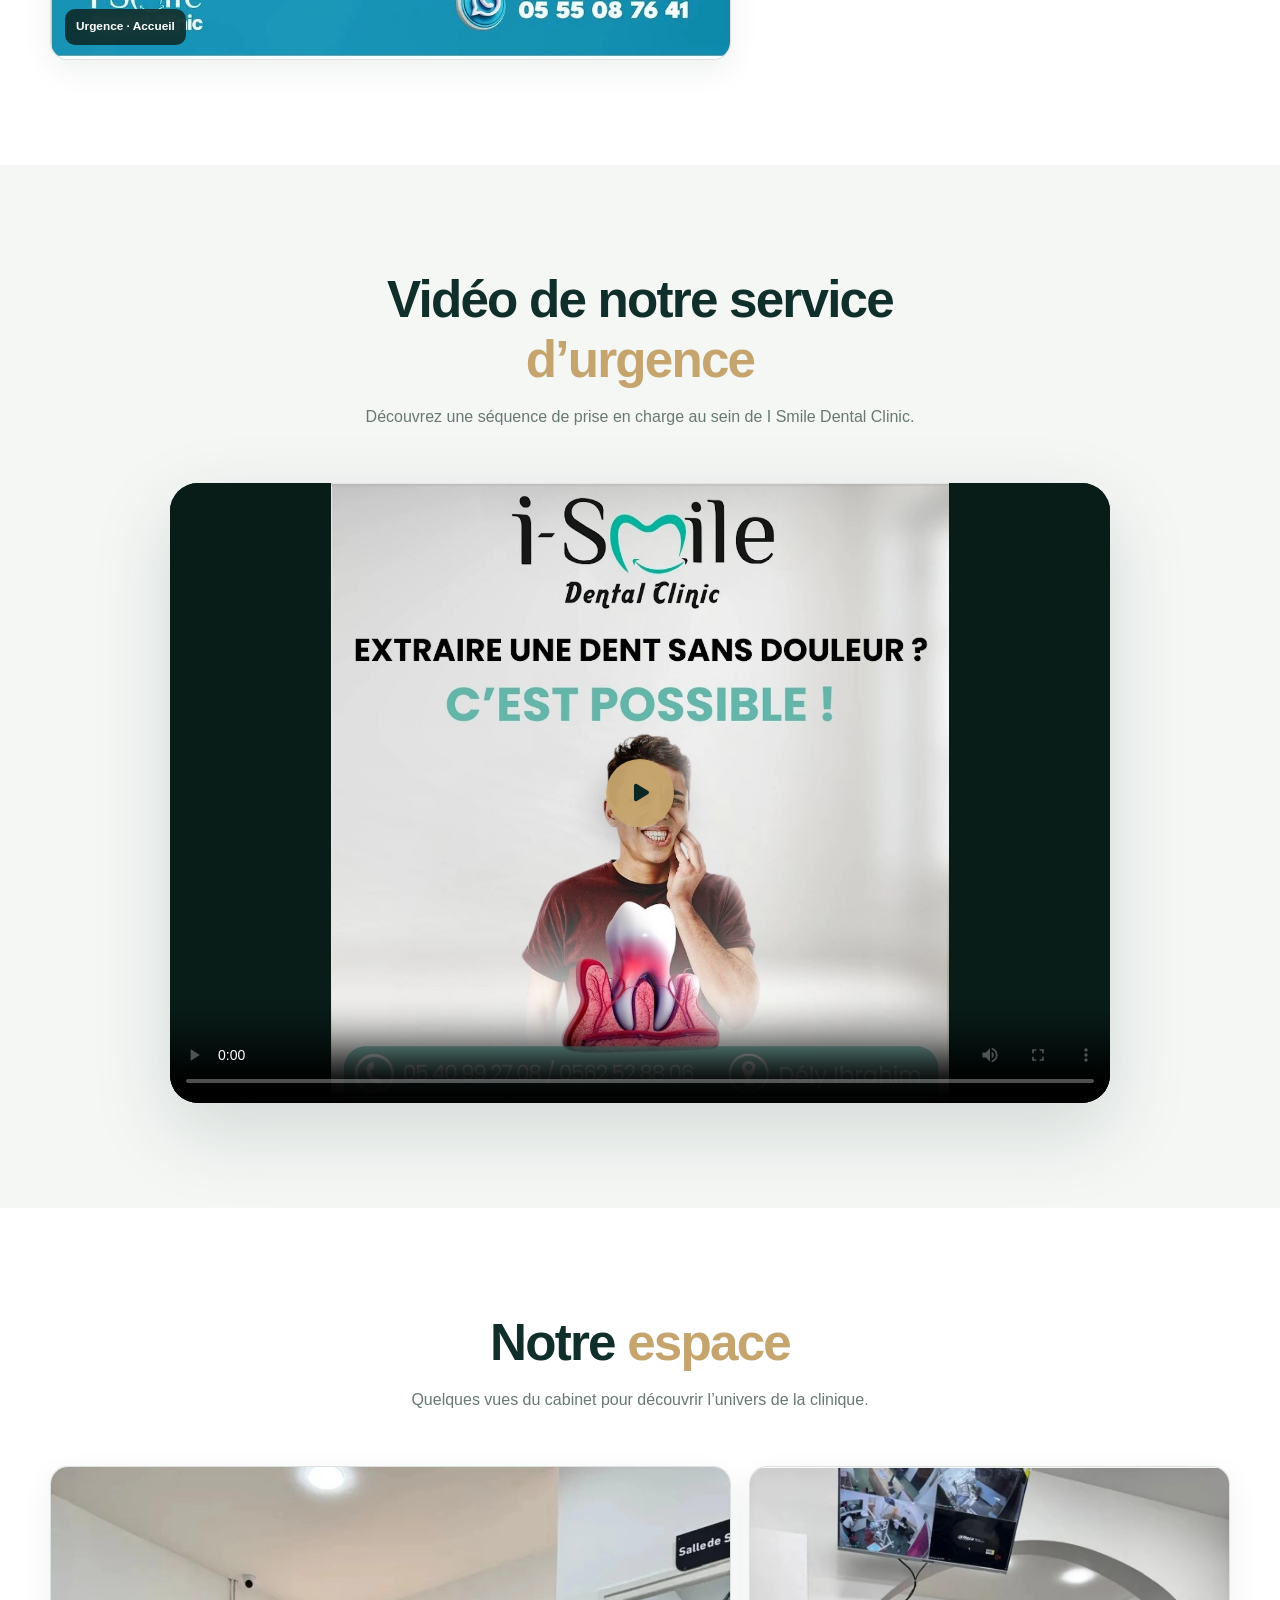
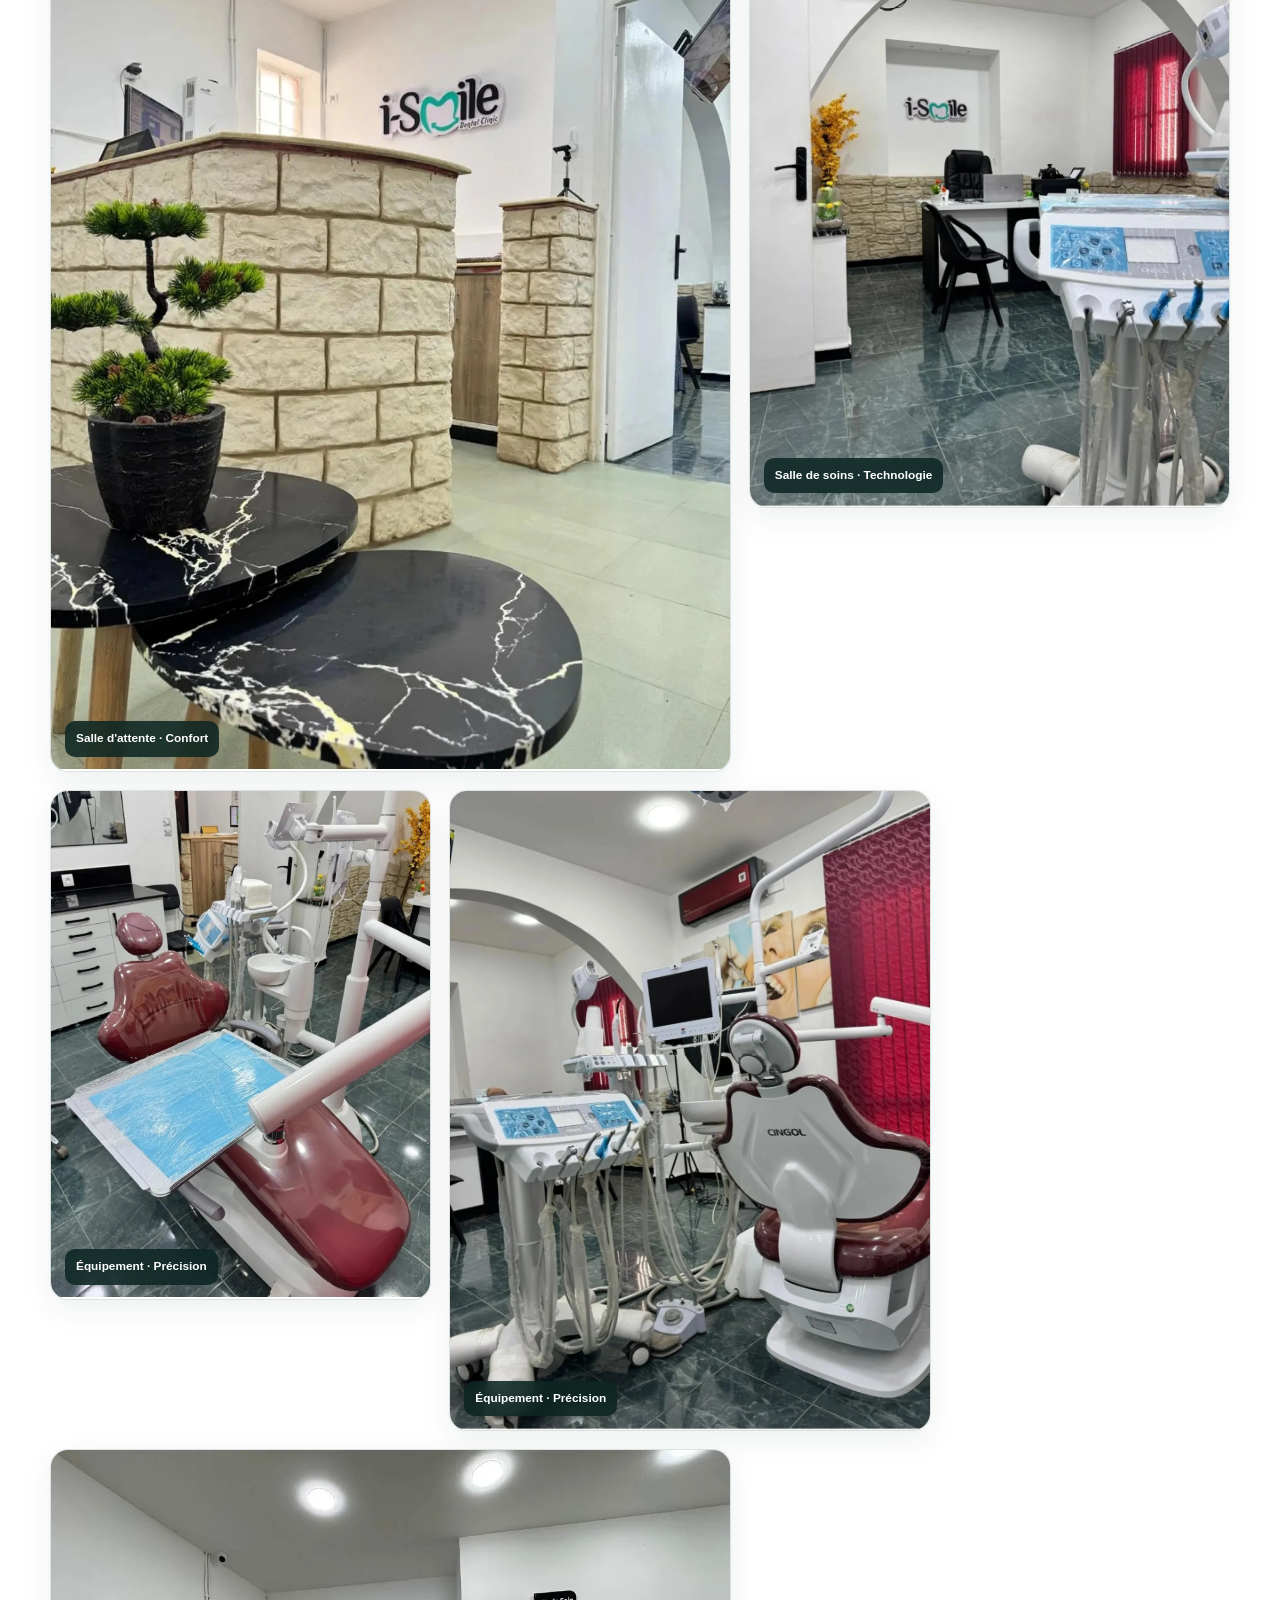
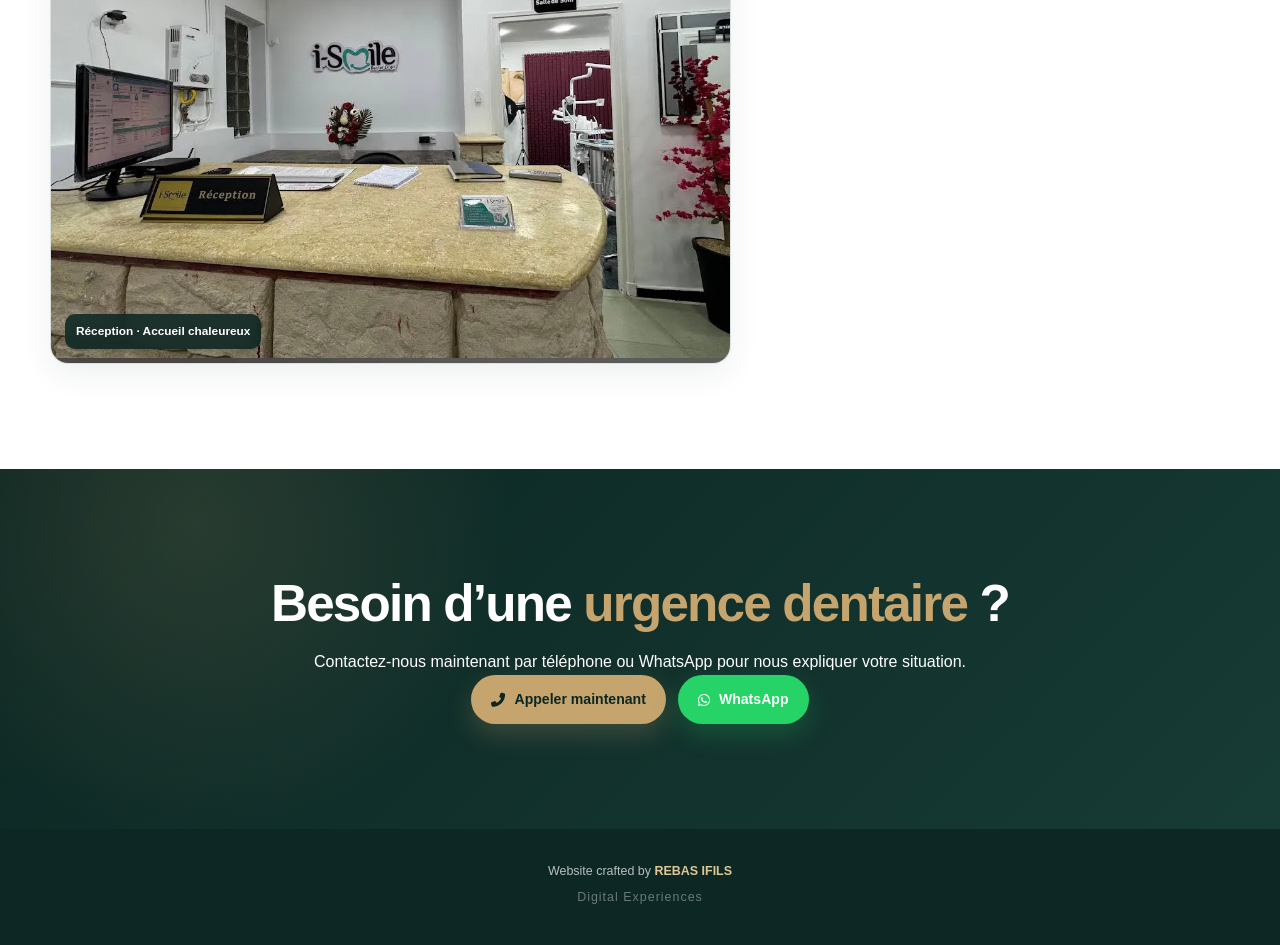
<file: services/urgence.html>
<!DOCTYPE html>
<html lang="fr">
<head>
    <meta charset="UTF-8">
    <meta name="viewport" content="width=device-width, initial-scale=1.0, viewport-fit=cover">

    <title>Urgence dentaire | I Smile Dental Clinic – Dentiste Dely Ibrahim</title>

    <meta name="description" content="Besoin d'une prise en charge dentaire urgente à Dely Ibrahim ? Contactez I Smile Dental Clinic par téléphone ou WhatsApp pour obtenir rapidement des informations.">

    <link rel="icon" type="image/png" href="../images/favicon.png">

    <meta property="og:title" content="Urgence dentaire | I Smile Dental Clinic – Dentiste Dely Ibrahim">
    <meta property="og:description" content="Besoin d'une prise en charge dentaire urgente à Dely Ibrahim ? Contactez I Smile Dental Clinic par téléphone ou WhatsApp pour obtenir rapidement des informations.">
    <meta property="og:image" content="../images/i-smile-logo.png">
    <meta property="og:type" content="website">

    <meta name="theme-color" content="#1a3a34">
    <meta name="robots" content="index, follow">

    <script type="application/ld+json">
    {
      "@context": "https://schema.org",
      "@type": "Dentist",
      "name": "I Smile Dental Clinic",
      "image": "../images/i-smile-logo.png",
      "telephone": "+213540992708",
      "email": "draibi411@gmail.com",
      "address": {
        "@type": "PostalAddress",
        "addressLocality": "Dely Ibrahim",
        "addressRegion": "Alger",
        "addressCountry": "DZ"
      },
      "sameAs": [
        "https://www.facebook.com/share/1DC7hRPnL6/",
        "https://www.instagram.com/i_smile.dental_clinic",
        "https://www.tiktok.com/@ismile3875"
      ]
    }
    </script>

    <link rel="stylesheet" href="https://cdnjs.cloudflare.com/ajax/libs/font-awesome/6.5.2/css/all.min.css" crossorigin="anonymous" referrerpolicy="no-referrer">
    <link rel="stylesheet" href="../css/style.css">
    <link rel="stylesheet" href="../css/responsive.css">
    <link rel="stylesheet" href="../css/animations.css">
</head>
<body>

<header class="header" role="banner">
    <div class="container header-content">
        <a href="../index.html" class="logo-custom" aria-label="I Smile Dental Clinic – Accueil">
            <img src="../images/i-smile-logo.png" alt="Logo I Smile Dental Clinic" class="main-logo-img" width="180" height="60">
        </a>

        <button class="nav-toggle" id="navToggle" aria-label="Ouvrir le menu" aria-expanded="false" aria-controls="navMenu">
            <i class="fas fa-bars" aria-hidden="true"></i>
        </button>

        <nav class="nav-menu" id="navMenu" aria-label="Navigation principale">
            <ul>
                <li><a href="../index.html#services">Services</a></li>
                <li><a href="../index.html#gallery">La Clinique</a></li>
                <li><a href="../about.html">À propos</a></li>
                <li><a href="../index.html#contact">Contact & Urgences</a></li>
            </ul>

            <div class="nav-phone-header">
                <a href="tel:+213540992708" aria-label="Appeler le 05 40 99 27 08">
                    <i class="fas fa-phone-alt" aria-hidden="true"></i> 05 40 99 27 08
                </a>
            </div>
        </nav>
    </div>
</header>

<main id="main-content">

    <section class="hero-page hero-page--service">
        <div class="container hero-page-inner">
            <div class="hero-page-content">
            <span class="hero-badge">
                <i class="fas fa-triangle-exclamation" aria-hidden="true"></i> Urgence dentaire
            </span>

            <h1 class="text-white">
                <span class="brand-highlight">Urgence</span><br>
                <span class="text-architectural-light">I Smile Dental Clinic</span>
            </h1>

            <p class="hero-subtitle text-white">
                En cas de problème dentaire urgent, contactez-nous rapidement par téléphone ou WhatsApp.
            </p>

            <div class="hero-actions">
                <a href="tel:+213540992708" class="btn btn-primary" aria-label="Appeler pour une urgence dentaire">
                    <i class="fas fa-phone-alt" aria-hidden="true"></i> Appeler maintenant
                </a>

                <a href="https://wa.me/213562528806?text=Bonjour%20I%20Smile%2C%20j%27ai%20une%20urgence%20dentaire%20et%20je%20souhaite%20obtenir%20des%20informations." target="_blank" rel="noopener noreferrer" class="btn btn-whatsapp" aria-label="Contacter WhatsApp pour une urgence dentaire">
                    <i class="fab fa-whatsapp" aria-hidden="true"></i> WhatsApp
                </a>
            </div>
                    </div>
            <div class="hero-page-media">
                <img src="../services/urgence/cover.webp" alt="Urgences dentaires" width="800" height="700">
            </div>
        </div>
</section>

    <section class="section-padding bg-white">
        <div class="container">
            <div class="section-header">
                <h2 class="section-title">Une prise en charge en cas d’<span class="brand-highlight">urgence</span></h2>
                <p class="section-desc">
                    Contactez I Smile Dental Clinic afin d’obtenir rapidement des informations adaptées à votre situation.
                </p>
            </div>

            <div class="about-intro-grid">
                <div class="about-text">
                    <p>
                        Une douleur dentaire, une dent cassée ou un traumatisme peuvent nécessiter un avis rapide.
                    </p>

                    <p>
                        Notre équipe vous invite à nous contacter par téléphone ou WhatsApp pour nous expliquer votre situation et connaître les possibilités de prise en charge.
                    </p>

                    <p>
                        En cas de situation médicale grave ou de symptômes mettant en jeu votre sécurité, contactez immédiatement les services d’urgence appropriés.
                    </p>
                </div>

                <div class="about-image">
                    <img src="../services/urgence/cover.webp" alt="Prise en charge d'une urgence dentaire chez I Smile Dental Clinic" loading="lazy" decoding="async" width="600" height="400">
                </div>
            </div>
        </div>
    </section>

    <section class="section-padding bg-stone">
        <div class="container">
            <div class="section-header">
                <h2 class="section-title">Que faire en cas d’<span class="brand-highlight">urgence</span> ?</h2>
                <p class="section-desc">
                    Quelques étapes simples pour nous transmettre les informations essentielles.
                </p>
            </div>

            <div class="philosophy-cards-grid">
                <div class="philosophy-card">
                    <div class="icon-box">
                        <i class="fas fa-phone-alt" aria-hidden="true"></i>
                    </div>
                    <h3>Appelez-nous</h3>
                    <p>
                        Contactez directement la clinique au 05 40 99 27 08 afin de nous expliquer votre situation.
                    </p>
                </div>

                <div class="philosophy-card">
                    <div class="icon-box">
                        <i class="fab fa-whatsapp" aria-hidden="true"></i>
                    </div>
                    <h3>Écrivez sur WhatsApp</h3>
                    <p>
                        Vous pouvez également nous envoyer un message WhatsApp avec les informations concernant votre urgence.
                    </p>
                </div>

                <div class="philosophy-card">
                    <div class="icon-box">
                        <i class="fas fa-location-dot" aria-hidden="true"></i>
                    </div>
                    <h3>Préparez votre venue</h3>
                    <p>
                        Si un déplacement est nécessaire, utilisez le lien d’itinéraire pour localiser la clinique.
                    </p>
                </div>
            </div>
        </div>
    </section>

    <section class="section-padding bg-white">
        <div class="container">
            <div class="section-header">
                <h2 class="section-title">Galerie <span class="brand-highlight">urgence</span></h2>
                <p class="section-desc">
                    Découvrez les visuels associés à la prise en charge des urgences dentaires.
                </p>
            </div>

            <div class="gallery-editorial-grid">
                <div class="gallery-item-large">
                    <img src="../services/urgence/gallery-1.webp" alt="Accueil d'un patient pour une urgence dentaire" loading="lazy" decoding="async" width="800" height="600">
                    <div class="caption">Urgence · Accueil</div>
                </div>

                <div class="gallery-item-medium">
                    <img src="../services/urgence/gallery-2.webp" alt="Prise en charge dentaire urgente" loading="lazy" decoding="async" width="600" height="450">
                    <div class="caption">Urgence · Prise en charge</div>
                </div>
            </div>
        </div>
    </section>

    <section class="section-padding bg-stone">
    <div class="container">
        <div class="section-header">
            <h2 class="section-title">
                Vidéo de notre service <span class="brand-highlight">d’urgence</span>
            </h2>

            <p class="section-desc">
                Découvrez une séquence de prise en charge au sein de I Smile Dental Clinic.
            </p>
        </div>

        <div class="service-video">
            <video
                controls
                preload="metadata"
                playsinline
                aria-label="Vidéo des urgences dentaires"
                poster="urgence/cover.webp"
            >
                <source src="urgence/video-instagram.mp4" type="video/mp4">
                Votre navigateur ne prend pas en charge la lecture de cette vidéo.
            </video>
        </div>
    </div>
</section>

    <section class="section-padding bg-white">
        <div class="container">
            <div class="section-header">
                <h2 class="section-title">Notre <span class="brand-highlight">espace</span></h2>
                <p class="section-desc">
                    Quelques vues du cabinet pour découvrir l’univers de la clinique.
                </p>
            </div>

            <div class="gallery-editorial-grid">
                <div class="gallery-item-large">
                    <img src="../gallery/espace-1.webp" alt="Salle d'attente de I Smile Dental Clinic" loading="lazy" decoding="async" width="800" height="600">
                    <div class="caption">Salle d'attente · Confort</div>
                </div>

                <div class="gallery-item-medium">
                    <img src="../gallery/espace-2.webp" alt="Salle de soins de I Smile Dental Clinic" loading="lazy" decoding="async" width="600" height="450">
                    <div class="caption">Salle de soins · Technologie</div>
                </div>

                <div class="gallery-item-small">
                    <img src="../gallery/espace-3.webp" alt="Équipement de I Smile Dental Clinic" loading="lazy" decoding="async" width="400" height="300">
                    <div class="caption">Équipement · Précision</div>
                </div>

                <div class="gallery-item-medium">
                    <img src="../gallery/espace-4.webp" alt="Équipement de I Smile Dental Clinic" loading="lazy" decoding="async" width="600" height="450">
                    <div class="caption">Équipement · Précision</div>
                </div>

                <div class="gallery-item-large">
                    <img src="../gallery/espace-5.webp" alt="Réception de I Smile Dental Clinic" loading="lazy" decoding="async" width="800" height="600">
                    <div class="caption">Réception · Accueil chaleureux</div>
                </div>
            </div>
        </div>
    </section>

    <section class="section-padding bg-contact-premium">
        <div class="container text-center">
            <h2 class="section-title text-white">
                Besoin d’une <span class="brand-highlight">urgence dentaire</span> ?
            </h2>

            <p class="section-desc text-white">
                Contactez-nous maintenant par téléphone ou WhatsApp pour nous expliquer votre situation.
            </p>

            <div class="hero-actions">
                <a href="tel:+213540992708" class="btn btn-primary" aria-label="Appeler pour une urgence dentaire">
                    <i class="fas fa-phone-alt" aria-hidden="true"></i> Appeler maintenant
                </a>

                <a href="https://wa.me/213562528806?text=Bonjour%20I%20Smile%2C%20j%27ai%20une%20urgence%20dentaire%20et%20je%20souhaite%20obtenir%20des%20informations." target="_blank" rel="noopener noreferrer" class="btn btn-whatsapp" aria-label="Contacter WhatsApp pour une urgence dentaire">
                    <i class="fab fa-whatsapp" aria-hidden="true"></i> WhatsApp
                </a>
            </div>
        </div>
    </section>

</main>

<div class="floating-cta-wa" id="waCta">
    <a href="https://wa.me/213562528806?text=Bonjour%20I%20Smile%2C%20j%27ai%20une%20urgence%20dentaire%20et%20je%20souhaite%20obtenir%20des%20informations." target="_blank" rel="noopener noreferrer" aria-label="Contacter I Smile sur WhatsApp pour une urgence dentaire">
        <i class="fab fa-whatsapp" aria-hidden="true"></i>
        <span>Urgence</span>
    </a>
</div>

<div class="bottom-bar" role="navigation" aria-label="Actions rapides">
    <a href="tel:+213540992708" class="bottom-bar-btn phone" aria-label="Appeler le 05 40 99 27 08">
        <i class="fas fa-phone-alt" aria-hidden="true"></i>
        <span>Appeler</span>
    </a>

    <a href="https://wa.me/213562528806?text=Bonjour%20I%20Smile%2C%20j%27ai%20une%20urgence%20dentaire%20et%20je%20souhaite%20obtenir%20des%20informations." target="_blank" rel="noopener noreferrer" class="bottom-bar-btn whatsapp" aria-label="Contacter WhatsApp pour une urgence dentaire">
        <i class="fab fa-whatsapp" aria-hidden="true"></i>
        <span>Urgence</span>
    </a>

    <a href="https://maps.google.com/maps?ll=36.751156,2.984753&z=15&t=m&hl=en-US&gl=US&mapclient=embed&cid=8693141043634185091" target="_blank" rel="noopener noreferrer" class="bottom-bar-btn maps" aria-label="Obtenir l'itinéraire">
        <i class="fas fa-location-dot" aria-hidden="true"></i>
        <span>Itinéraire</span>
    </a>
</div>

<footer class="site-footer">
    <div class="container">
        <div class="footer-content">
            <p class="footer-credit">
                Website crafted by
                <a href="https://gategith.github.io/portfolio/" target="_blank" rel="noopener noreferrer" aria-label="Portfolio de REBAS IFILS">
                    REBAS IFILS
                </a>
            </p>
            <p class="footer-tagline">Digital Experiences</p>
        </div>
    </div>
</footer>

<script src="../js/script.js"></script>

</body>
</html>
</file>
<file: css/style.css>
/* =========================================================
   I SMILE DENTAL CLINIC — MASTER DESIGN SYSTEM
   Premium / Elegant / Medical / Responsive
   Clean consolidated version
   ========================================================= */

:root{
  --green-950:#0c2622;
  --green-900:#102f2a;
  --green-800:#173b35;
  --green-700:#1f5148;
  --green-100:#e3eeea;

  --gold:#c5a46d;
  --gold-light:#dec896;

  --white:#fff;
  --stone:#f5f7f5;
  --stone-2:#edf2ef;

  --ink:#20332f;
  --muted:#687873;
  --text-light:#8b9793;

  --line:rgba(23,59,53,.11);

  --shadow-sm:0 10px 30px rgba(16,47,42,.07);
  --shadow-md:0 20px 55px rgba(16,47,42,.10);
  --shadow-lg:0 28px 80px rgba(16,47,42,.15);

  --radius-sm:12px;
  --radius-md:18px;
  --radius-lg:28px;

  --container:1180px;
  --ease:cubic-bezier(.22,.61,.36,1);
}


/* =========================================================
   RESET / BASE
   ========================================================= */

*,
*::before,
*::after{
  box-sizing:border-box;
}

html{
  scroll-behavior:smooth;
  -webkit-text-size-adjust:100%;
  scroll-padding-top:84px;
}

body{
  margin:0;
  background:var(--white);
  color:var(--ink);
  font-family:Inter,"Segoe UI",Roboto,Arial,sans-serif;
  line-height:1.65;
  overflow-x:hidden;
  -webkit-font-smoothing:antialiased;
  text-rendering:optimizeLegibility;
}

body.menu-open{
  overflow:hidden;
}

img,
video,
iframe{
  max-width:100%;
}

img{
  display:block;
}

video{
  display:block;
}

a{
  color:inherit;
  text-decoration:none;
}

button,
input,
textarea,
select{
  font:inherit;
}

button{
  border:0;
}

h1,
h2,
h3,
h4,
p{
  margin-top:0;
}

h1,
h2,
h3,
h4{
  line-height:1.18;
}

h1{
  font-size:clamp(2.5rem,6vw,5rem);
  letter-spacing:-.045em;
}

h2{
  font-size:clamp(2rem,4vw,3.2rem);
  letter-spacing:-.035em;
}

h3{
  font-size:1.35rem;
}

p{
  margin-bottom:1rem;
}

.container{
  width:min(calc(100% - 40px),var(--container));
  margin-inline:auto;
}

.text-white{
  color:#fff!important;
}

.text-center{
  text-align:center;
}

.text-highlight{
  color:var(--gold-light);
}

.brand-highlight{
  color:var(--gold);
}

.text-architectural-light{
  font-weight:300;
  letter-spacing:.01em;
}

.visually-hidden{
  position:absolute!important;
  width:1px!important;
  height:1px!important;
  padding:0!important;
  margin:-1px!important;
  overflow:hidden!important;
  clip:rect(0,0,0,0)!important;
  white-space:nowrap!important;
  border:0!important;
}


/* =========================================================
   HEADER
   ========================================================= */

.header{
  position:sticky;
  top:0;
  z-index:1000;
  width:100%;

  background:rgba(255,255,255,.95);
  border-bottom:1px solid var(--line);

  backdrop-filter:blur(16px);
  -webkit-backdrop-filter:blur(16px);
}

.header-content{
  min-height:78px;

  display:flex;
  align-items:center;
  justify-content:space-between;

  gap:28px;
}

.logo-custom{
  display:flex;
  align-items:center;
  flex:0 0 auto;
}

.main-logo-img{
  width:210px;
  height:auto;
  max-height:64px;
  object-fit:contain;
  background:transparent;
}

.nav-menu{
  display:flex;
  align-items:center;
  gap:28px;
}

.nav-menu ul{
  display:flex;
  align-items:center;
  gap:26px;

  list-style:none;
  margin:0;
  padding:0;
}

.nav-menu ul a{
  position:relative;

  display:inline-flex;
  align-items:center;

  min-height:44px;

  color:var(--green-900);
  font-size:.9rem;
  font-weight:700;
}

.nav-menu ul a::after{
  content:"";

  position:absolute;
  left:0;
  right:0;
  bottom:5px;

  height:2px;

  background:var(--gold);

  transform:scaleX(0);
  transform-origin:center;

  transition:transform .25s var(--ease);
}

.nav-menu ul a:hover::after,
.nav-menu ul a:focus-visible::after{
  transform:scaleX(1);
}

.nav-phone-header a{
  display:inline-flex;
  align-items:center;
  gap:8px;

  padding:10px 15px;

  border-radius:999px;

  background:var(--green-800);
  color:#fff;

  font-size:.82rem;
  font-weight:800;

  box-shadow:0 8px 20px rgba(23,59,53,.15);

  transition:
    transform .2s var(--ease),
    background .2s ease;
}

.nav-phone-header a:hover{
  transform:translateY(-2px);
  background:var(--green-700);
}

.nav-toggle{
  display:none;

  width:46px;
  height:46px;

  align-items:center;
  justify-content:center;

  flex:0 0 46px;

  border-radius:13px;

  background:var(--green-800);
  color:#fff;

  cursor:pointer;

  box-shadow:0 8px 22px rgba(23,59,53,.16);
}

.nav-toggle i{
  font-size:1.15rem;
}


/* =========================================================
   BUTTONS
   ========================================================= */

.btn{
  display:inline-flex;
  align-items:center;
  justify-content:center;
  gap:9px;

  min-height:48px;
  padding:12px 19px;

  border:1px solid transparent;
  border-radius:999px;

  font-size:.88rem;
  font-weight:800;

  cursor:pointer;

  transition:
    transform .22s var(--ease),
    box-shadow .22s ease,
    background .22s ease;
}

.btn:hover{
  transform:translateY(-2px);
}

.btn-primary{
  background:var(--gold);
  color:var(--green-950);

  box-shadow:0 10px 26px rgba(197,164,109,.24);
}

.btn-primary:hover{
  background:var(--gold-light);
  box-shadow:0 14px 32px rgba(197,164,109,.30);
}

.btn-whatsapp{
  background:#25d366;
  color:#fff;

  box-shadow:0 10px 26px rgba(37,211,102,.22);
}

.btn-whatsapp:hover{
  background:#20bd5a;
}

.w-full{
  width:100%;
}

.hero-actions{
  display:flex;
  flex-wrap:wrap;

  align-items:center;
  justify-content:center;

  gap:12px;
}


/* =========================================================
   HOMEPAGE VIDEO HERO
   ========================================================= */

.hero-video-section{
  position:relative;

  min-height:min(760px,88vh);
}

.video-container{
  position:relative;

  min-height:inherit;

  display:flex;
  align-items:center;
  justify-content:center;

  height:100%;
  overflow:hidden;
}

.video-wrapper{
  position:absolute;
  inset:0;

  z-index:0;

  width:100%;
  height:100%;

  overflow:hidden;
}

.bg-video{
  position:absolute;
  inset:0;

  width:100%;
  height:100%;

  object-fit:cover;
  object-position:center 45%;

  background:var(--green-900);
}

.video-overlay{
  position:absolute;
  inset:0;

  z-index:1;

  background:
    linear-gradient(
      180deg,
      rgba(8,30,26,.35),
      rgba(8,30,26,.52) 48%,
      rgba(8,30,26,.70)
    );
}

.video-content{
  position:relative;
  z-index:2;

  width:100%;
  max-width:900px;

  margin-inline:auto;

  min-height:680px;

  padding:95px 20px 110px;

  display:flex;
  flex-direction:column;
  align-items:center;
  justify-content:center;

  text-align:center;

  color:#fff;
}

.video-content h1{
  max-width:900px;
  margin-inline:auto;
  margin-bottom:22px;

  text-align:center;
}

.video-content .hero-subtitle{
  max-width:720px;
  margin-inline:auto;

  font-size:clamp(1rem,1.7vw,1.18rem);

  color:rgba(255,255,255,.84);

  text-align:center;
}

.hero-badge{
  display:inline-flex;
  align-items:center;
  gap:8px;

  width:max-content;

  padding:8px 12px;

  border:1px solid rgba(255,255,255,.24);
  border-radius:999px;

  background:rgba(255,255,255,.09);

  color:#fff;

  font-size:.78rem;
  font-weight:800;
  letter-spacing:.03em;

  margin-bottom:20px;

  backdrop-filter:blur(8px);
}

.doctor-mini{
  display:flex;
  flex-direction:column;
  align-items:center;

  gap:14px;
  margin-bottom:24px;
}

.doctor-mini-avatar{
  width:70px;
  height:70px;

  margin-inline:auto;

  border-radius:50%;

  object-fit:cover;

  border:3px solid rgba(255,255,255,.78);

  box-shadow:0 12px 32px rgba(0,0,0,.25);
}

.doctor-mini .hero-badge{
  margin:0;
}


/* =========================================================
   SERVICE / INNER PAGE HERO
   ========================================================= */

.hero-page{
  position:relative;

  overflow:hidden;

  background:
    radial-gradient(
      circle at 75% 20%,
      rgba(197,164,109,.17),
      transparent 28%
    ),
    linear-gradient(
      135deg,
      var(--green-950),
      var(--green-800) 58%,
      #214e45
    );

  color:#fff;

  min-height:520px;
}

.hero-page--service{
  min-height:510px;
}

.hero-page-inner{
  min-height:inherit;

  display:grid;

  grid-template-columns:
    minmax(0,1.05fr)
    minmax(300px,.75fr);

  align-items:center;

  gap:70px;

  padding:70px 0;
}

.hero-page-content{
  position:relative;
  z-index:2;

  max-width:690px;
}

.hero-page-content h1{
  margin-bottom:20px;
}

.hero-page-content .hero-subtitle{
  max-width:650px;

  color:rgba(255,255,255,.82);

  font-size:1.06rem;
}

.hero-page-media{
  position:relative;

  display:flex;
  align-items:center;
  justify-content:center;

  min-height:330px;
}

.hero-page-media::before{
  content:"";

  position:absolute;

  inset:8% 4%;

  border:1px solid rgba(197,164,109,.38);

  border-radius:var(--radius-lg);

  transform:rotate(2deg);
}

.hero-page-media img{
  position:relative;
  z-index:1;

  width:100%;
  max-width:470px;
  max-height:390px;

  height:auto;

  object-fit:contain;

  border-radius:var(--radius-md);

  box-shadow:var(--shadow-lg);

  background:rgba(255,255,255,.05);
}


/* =========================================================
   SERVICE HERO — FIRST IMAGE ONLY
   IMPORTANT:
   This rule affects ONLY the first Hero image.
   Other page images remain untouched.
   ========================================================= */

.hero-page.hero-page--service .hero-page-media{
  width:100%;
  height:390px;
  min-height:390px;

  display:flex;
  align-items:center;
  justify-content:center;

  overflow:hidden;

  margin-inline:auto;
}

.hero-page.hero-page--service .hero-page-media::before{
  display:none;
}

.hero-page.hero-page--service .hero-page-media img{
  position:relative;
  z-index:1;

  display:block;

  width:100%;
  height:100%;

  max-width:470px;
  max-height:none;

  margin:0 auto;
  padding:0;

  object-fit:cover;
  object-position:center;

  border:1px solid rgba(197,164,109,.55);

  border-radius:24px;

  background:#fff;

  box-shadow:
    0 20px 55px rgba(0,0,0,.20);
}


/* =========================================================
   SERVICE HERO — CONTENT CENTERING
   ========================================================= */

.hero-page.hero-page--service .hero-page-content{
  width:100%;
  max-width:690px;

  margin-inline:auto;

  display:flex;
  flex-direction:column;

  align-items:center;
  justify-content:center;

  text-align:center;
}

.hero-page.hero-page--service .hero-page-content .hero-badge{
  margin-inline:auto;
}

.hero-page.hero-page--service .hero-page-content h1{
  width:100%;
  max-width:690px;

  margin-inline:auto;

  text-align:center;
  color:#fff;
}

.hero-page.hero-page--service .hero-page-content .hero-subtitle{
  width:100%;
  max-width:640px;

  margin-inline:auto;

  text-align:center;
  color:rgba(255,255,255,.84);
}


/* =========================================================
   SERVICE HERO — BUTTON CENTERING
   ========================================================= */

.hero-page.hero-page--service .hero-actions{
  width:100%;
  max-width:100%;

  display:flex;

  flex-direction:row;
  flex-wrap:wrap;

  align-items:center;
  justify-content:center;

  gap:12px;

  margin:22px auto 0;
}

.hero-page.hero-page--service .hero-actions .btn{
  display:inline-flex;

  width:auto;
  min-width:170px;

  flex:0 0 auto;

  margin:0;
}


/* =========================================================
   SECTIONS
   ========================================================= */

.section-padding{
  padding:105px 0;
}

.bg-white{
  background:#fff;
}

.bg-stone{
  background:var(--stone);
}

.bg-gradient-soft{
  background:
    linear-gradient(
      180deg,
      #f6f8f6,
      #edf3f0
    );
}

.bg-contact-premium{
  background:
    radial-gradient(
      circle at 15% 15%,
      rgba(197,164,109,.15),
      transparent 28%
    ),
    linear-gradient(
      135deg,
      var(--green-950),
      var(--green-800)
    );

  color:#fff;
}

.section-header{
  max-width:720px;

  margin:0 auto 52px;

  text-align:center;
}

.section-title{
  margin-bottom:14px;

  color:var(--green-900);
}

.section-desc{
  max-width:700px;

  margin:0 auto;

  color:var(--muted);
}

.bg-contact-premium .section-title{
  color:#fff;
}


/* =========================================================
   SERVICES
   ========================================================= */

.services-premium-grid{
  display:grid;

  grid-template-columns:
    repeat(3,minmax(0,1fr));

  gap:24px;

  align-items:start;
}

.service-premium-card{
  position:relative;

  overflow:hidden;

  background:#fff;

  border:1px solid var(--line);

  border-radius:var(--radius-md);

  box-shadow:var(--shadow-sm);

  transition:
    transform .25s var(--ease),
    box-shadow .25s ease;
}

.service-premium-card:hover{
  transform:translateY(-5px);

  box-shadow:var(--shadow-lg);
}

.service-premium-cover{
  position:relative;

  width:100%;

  overflow:hidden;

  background:var(--stone-2);

  border-bottom:1px solid var(--line);
}

.service-premium-cover img{
  width:100%;
  height:auto;

  object-fit:contain;
  object-position:center;

  background:#fff;

  transition:transform .4s var(--ease);
}

.service-premium-card:hover
.service-premium-cover img{
  transform:scale(1.012);
}

.service-premium-overlay{
  position:absolute;
  inset:0;

  pointer-events:none;
}

.service-number{
  position:absolute;

  top:16px;
  right:16px;

  width:44px;
  height:44px;

  display:flex;
  align-items:center;
  justify-content:center;

  border-radius:50%;

  background:rgba(16,47,42,.94);
  color:#fff;

  border:1px solid rgba(255,255,255,.55);

  font-size:.78rem;
  font-weight:900;
  letter-spacing:.05em;

  box-shadow:0 8px 22px rgba(0,0,0,.15);
}

.service-premium-content{
  padding:25px 24px 26px;
}

.service-premium-content h3{
  margin-bottom:9px;
  color:var(--green-900);
}

.service-premium-content p{
  margin-bottom:18px;

  color:var(--muted);

  font-size:.91rem;
}

.service-premium-content .btn{
  min-height:43px;
  padding:10px 16px;
}


/* =========================================================
   GENERAL CONTENT GRIDS
   ========================================================= */

.about-intro-grid,
.doctor-profile-grid{
  display:grid;

  grid-template-columns:
    minmax(0,1fr)
    minmax(0,1fr);

  gap:60px;

  align-items:center;
}

.about-text p,
.doctor-text p{
  color:var(--muted);
}

.about-image,
.doctor-image{
  display:flex;
  justify-content:center;
}

.about-image img,
.doctor-image img{
  width:100%;
  height:auto;

  object-fit:contain;

  border-radius:var(--radius-md);
}

.philosophy-cards-grid,
.why-choose-grid{
  display:grid;

  grid-template-columns:
    repeat(3,minmax(0,1fr));

  gap:22px;
}

.philosophy-card,
.why-item{
  padding:28px;

  background:#fff;

  border:1px solid var(--line);

  border-radius:var(--radius-md);

  box-shadow:var(--shadow-sm);
}

.icon-box{
  width:48px;
  height:48px;

  display:flex;
  align-items:center;
  justify-content:center;

  margin-bottom:17px;

  border-radius:14px;

  background:var(--green-100);
  color:var(--green-700);
}

.icon-box i{
  font-size:1.1rem;
}

.philosophy-card h3,
.why-item h3{
  color:var(--green-900);

  margin-bottom:9px;
}

.philosophy-card p,
.why-item p{
  color:var(--muted);

  font-size:.92rem;

  margin-bottom:0;
}


/* =========================================================
   GALLERY
   Natural image ratios — untouched
   ========================================================= */

.gallery-editorial-grid{
  display:grid;

  grid-template-columns:
    repeat(12,minmax(0,1fr));

  gap:18px;

  align-items:start;
}

.gallery-item-large,
.gallery-item-medium,
.gallery-item-small{
  position:relative;

  overflow:hidden;

  border-radius:var(--radius-md);

  background:var(--stone);

  border:1px solid var(--line);

  box-shadow:var(--shadow-sm);
}

.gallery-item-large{
  grid-column:span 7;
}

.gallery-item-medium{
  grid-column:span 5;
}

.gallery-item-small{
  grid-column:span 4;
}

.gallery-editorial-grid img{
  width:100%;
  height:auto;

  max-height:none;

  object-fit:contain;

  background:#fff;

  cursor:zoom-in;

  transition:transform .4s var(--ease);
}

.gallery-editorial-grid > div:hover img{
  transform:scale(1.012);
}

.gallery-editorial-grid .caption{
  position:absolute;

  left:14px;
  right:14px;
  bottom:14px;

  width:max-content;
  max-width:calc(100% - 28px);

  padding:8px 11px;

  border-radius:10px;

  background:rgba(12,38,34,.86);

  color:#fff;

  font-size:.74rem;
  font-weight:700;

  backdrop-filter:blur(8px);
}


/* =========================================================
   VIDEO BLOCKS
   ========================================================= */

.service-video-section{
  background:var(--stone);
}

.service-video{
  position:relative;

  max-width:940px;

  margin-inline:auto;

  overflow:hidden;

  border-radius:var(--radius-lg);

  background:#081c18;

  box-shadow:var(--shadow-lg);
}

.service-video video{
  width:100%;
  height:auto;

  max-height:620px;

  object-fit:contain;

  background:#081c18;
}

.video-play-badge{
  position:absolute;

  left:50%;
  top:50%;

  z-index:3;

  transform:translate(-50%,-50%);

  width:68px;
  height:68px;

  border-radius:50%;

  display:flex;
  align-items:center;
  justify-content:center;

  background:rgba(197,164,109,.96);

  color:var(--green-950);

  box-shadow:0 14px 38px rgba(0,0,0,.28);

  cursor:pointer;

  transition:
    transform .2s var(--ease),
    opacity .2s ease;
}

.video-play-badge:hover{
  transform:translate(-50%,-50%) scale(1.06);
}

.video-play-badge i{
  font-size:1.25rem;
  margin-left:3px;
}

.video-play-badge.is-playing{
  opacity:.82;
}


/* =========================================================
   REVIEWS
   ========================================================= */

.reviews-grid{
  display:grid;

  grid-template-columns:
    repeat(2,minmax(0,1fr));

  gap:22px;
}

.review-card{
  padding:26px;

  background:#fff;

  border:1px solid var(--line);

  border-radius:var(--radius-md);

  box-shadow:var(--shadow-sm);
}

.review-header{
  margin-bottom:14px;
}

.reviewer-header-flex{
  display:flex;
  align-items:center;
  gap:13px;
}

.avatar{
  width:48px;
  height:48px;

  display:flex;
  align-items:center;
  justify-content:center;

  border-radius:50%;

  background:var(--green-100);
  color:var(--green-800);

  font-weight:900;
}

.reviewer-name{
  margin:0;

  color:var(--green-900);

  font-weight:800;
}

.reviewer-texts{
  min-width:0;
}

.stars{
  color:var(--gold);

  font-size:.82rem;

  margin-top:2px;
}

.review-text{
  color:var(--muted);

  font-size:.92rem;
}

.review-footer{
  display:flex;

  justify-content:space-between;

  gap:12px;

  color:var(--text-light);

  font-size:.76rem;
}


/* =========================================================
   CONTACT
   ========================================================= */

.contact-3d-grid{
  display:grid;

  grid-template-columns:
    minmax(0,1fr)
    minmax(0,.9fr);

  gap:55px;

  align-items:start;
}

.contact-info h3,
.form-container h3{
  margin-bottom:10px;
}

.contact-details{
  display:grid;

  gap:8px;

  margin:24px 0;
}

.contact-details p{
  display:flex;

  align-items:flex-start;

  gap:10px;

  margin:0;

  color:var(--muted);

  font-size:.9rem;
}

.contact-details i{
  width:18px;

  color:var(--green-700);

  margin-top:4px;
}

.bg-contact-premium .contact-details p{
  color:rgba(255,255,255,.78);
}

.bg-contact-premium .contact-details i{
  color:var(--gold);
}

.contact-buttons{
  display:flex;

  flex-wrap:wrap;

  gap:10px;

  margin-bottom:18px;
}

.contact-link{
  display:inline-flex;

  align-items:center;

  gap:9px;

  padding:12px 16px;

  border-radius:12px;

  color:#fff;

  font-size:.84rem;
  font-weight:800;

  transition:
    transform .2s var(--ease),
    opacity .2s ease;
}

.contact-link:hover{
  transform:translateY(-2px);
  opacity:.92;
}

.phone-btn{
  background:rgba(255,255,255,.10);

  border:1px solid rgba(255,255,255,.18);
}

.whatsapp-btn{
  background:#25d366;
}

.contact-email{
  display:flex;

  align-items:center;

  gap:10px;

  margin:8px 0 0;

  color:var(--muted);
}

.contact-email i{
  color:var(--green-700);
}

.contact-email a{
  font-weight:700;
  color:var(--green-900);
}

.bg-contact-premium .contact-email{
  color:rgba(255,255,255,.8);
}

.bg-contact-premium .contact-email i{
  color:var(--gold);
}

.bg-contact-premium .contact-email a{
  color:#fff;
}

.contact-email a:hover{
  text-decoration:underline;
}

.social-links-container{
  margin-top:27px;
}

.social-links-container > p{
  margin-bottom:10px;

  color:var(--muted);

  font-size:.8rem;
  font-weight:700;
}

.bg-contact-premium .social-links-container > p{
  color:rgba(255,255,255,.7);
}

.social-links{
  display:flex;

  flex-wrap:wrap;

  gap:9px;
}

.social-links a{
  display:inline-flex;

  align-items:center;

  gap:8px;

  min-height:42px;

  padding:0 13px;

  border-radius:11px;

  background:var(--stone-2);

  border:1px solid var(--line);

  color:var(--green-900);

  font-size:.78rem;
  font-weight:800;

  transition:
    transform .2s var(--ease),
    background .2s ease;
}

.social-links a::after{
  content:attr(aria-label);
}

.social-links a:hover{
  transform:translateY(-2px);
  background:var(--green-100);
}

.bg-contact-premium .social-links a{
  background:rgba(255,255,255,.09);
  border-color:rgba(255,255,255,.16);
  color:#fff;
}

.bg-contact-premium .social-links a:hover{
  background:rgba(255,255,255,.17);
}

.social-links i{
  font-size:.98rem;
}

.map-wrapper{
  margin-top:25px;

  overflow:hidden;

  border-radius:var(--radius-md);

  border:1px solid rgba(255,255,255,.12);

  box-shadow:var(--shadow-md);
}

.map-wrapper iframe{
  display:block;

  width:100%;

  min-height:250px;
}

.form-container{
  padding:32px;

  background:#fff;

  border-radius:var(--radius-lg);

  box-shadow:var(--shadow-lg);

  color:var(--ink);
}

.form-desc{
  color:var(--muted);

  font-size:.88rem;
}

.form-group{
  margin-bottom:12px;
}

.form-group input,
.form-group textarea{
  width:100%;

  padding:13px 14px;

  border:1px solid var(--line);

  border-radius:12px;

  outline:none;

  background:#fbfcfb;

  color:var(--ink);

  transition:
    border-color .2s ease,
    box-shadow .2s ease;
}

.form-group textarea{
  resize:vertical;

  min-height:110px;
}

.form-group input:focus,
.form-group textarea:focus{
  border-color:rgba(31,81,72,.5);

  box-shadow:0 0 0 4px rgba(31,81,72,.08);

  background:#fff;
}

.form-status{
  min-height:24px;

  margin-top:12px;

  font-size:.82rem;
}

.form-status.success{
  color:#167447;
}

.form-status.error{
  color:#b3261e;
}

.form-gotcha{
  position:absolute!important;

  left:-9999px!important;

  width:1px!important;
  height:1px!important;

  opacity:0!important;
}


/* =========================================================
   LIGHTBOX
   ========================================================= */

.gallery-lightbox{
  position:fixed;

  inset:0;

  z-index:2000;

  display:none;

  align-items:center;
  justify-content:center;

  padding:24px;

  background:rgba(5,19,17,.94);
}

.gallery-lightbox.active{
  display:flex;
}

body.lightbox-open{
  overflow:hidden;
}

.gallery-lightbox-content{
  max-width:min(1100px,90vw);
  max-height:90vh;

  display:flex;

  flex-direction:column;

  align-items:center;

  gap:12px;
}

.gallery-lightbox-image{
  max-width:100%;
  max-height:78vh;

  width:auto;
  height:auto;

  object-fit:contain;

  border-radius:12px;
}

.gallery-lightbox-caption{
  color:#fff;

  text-align:center;

  font-size:.85rem;
}

.gallery-lightbox-counter{
  position:absolute;

  bottom:20px;

  color:rgba(255,255,255,.7);

  font-size:.78rem;
}

.gallery-lightbox-close,
.gallery-lightbox-prev,
.gallery-lightbox-next{
  position:absolute;

  width:46px;
  height:46px;

  border-radius:50%;

  display:flex;
  align-items:center;
  justify-content:center;

  background:rgba(255,255,255,.12);

  color:#fff;

  cursor:pointer;

  border:1px solid rgba(255,255,255,.18);
}

.gallery-lightbox-close{
  top:20px;
  right:20px;
}

.gallery-lightbox-prev{
  left:20px;
  top:50%;

  transform:translateY(-50%);
}

.gallery-lightbox-next{
  right:20px;
  top:50%;

  transform:translateY(-50%);
}

.gallery-lightbox-close:hover,
.gallery-lightbox-prev:hover,
.gallery-lightbox-next:hover{
  background:rgba(255,255,255,.22);
}


/* =========================================================
   FLOATING WHATSAPP
   ========================================================= */

.floating-cta-wa{
  position:fixed;

  right:20px;
  bottom:24px;

  z-index:900;
}

.floating-cta-wa a{
  position:relative;

  display:inline-flex;

  align-items:center;

  gap:9px;

  min-height:54px;

  padding:0 17px;

  border-radius:999px;

  background:#25d366;

  color:#fff;

  box-shadow:0 12px 35px rgba(37,211,102,.30);

  font-size:.8rem;
  font-weight:900;

  transition:
    transform .2s var(--ease),
    box-shadow .2s ease;
}

.floating-cta-wa a:hover{
  transform:translateY(-3px);

  box-shadow:0 16px 40px rgba(37,211,102,.35);
}

.floating-cta-wa i{
  font-size:1.4rem;
}

.floating-cta-wa span{
  display:inline;
}


/* =========================================================
   MOBILE BOTTOM BAR
   ========================================================= */

.bottom-bar{
  display:none;
}


/* =========================================================
   FOOTER
   ========================================================= */

.site-footer{
  padding:32px 0 38px;

  background:#0d2824;

  color:rgba(255,255,255,.7);

  text-align:center;
}

.footer-content{
  display:flex;

  align-items:center;
  justify-content:center;

  flex-direction:column;

  gap:5px;
}

.footer-credit,
.footer-tagline{
  margin:0;

  font-size:.78rem;
}

.footer-credit a{
  color:var(--gold-light);

  font-weight:800;
}

.footer-tagline{
  color:rgba(255,255,255,.38);

  letter-spacing:.08em;
}


/* =========================================================
   FOCUS
   ========================================================= */

a:focus-visible,
button:focus-visible,
input:focus-visible,
textarea:focus-visible{
  outline:3px solid rgba(197,164,109,.75);

  outline-offset:3px;
}


/* =========================================================
   TABLET
   ========================================================= */

@media (max-width:1050px){

  .nav-menu{
    gap:16px;
  }

  .nav-menu ul{
    gap:16px;
  }

  .services-premium-grid{
    grid-template-columns:
      repeat(2,minmax(0,1fr));
  }

  .hero-page-inner{
    grid-template-columns:
      minmax(0,1fr)
      minmax(300px,.8fr);

    gap:40px;
  }

  .about-intro-grid,
  .doctor-profile-grid{
    gap:35px;
  }

  .contact-3d-grid{
    gap:35px;
  }

  /* First service hero image */
  .hero-page.hero-page--service .hero-page-media{
    height:350px;
    min-height:350px;
  }

  .hero-page.hero-page--service .hero-page-media img{
    max-width:400px;
  }
}


/* =========================================================
   MOBILE
   ========================================================= */

@media (max-width:800px){

  html{
    scroll-padding-top:72px;
  }

  .container{
    width:min(calc(100% - 28px),var(--container));
  }

  .header{
    position:sticky;
    top:0;
  }

  .header-content{
    position:relative;

    min-height:68px;
  }

  .main-logo-img{
    width:170px;
    max-height:52px;
  }

  .nav-toggle{
    display:flex!important;

    position:relative;

    z-index:1002;
  }

  .nav-menu{
    position:absolute;

    top:calc(100% + 8px);

    left:14px;
    right:14px;

    z-index:1001;

    display:none;

    flex-direction:column;

    align-items:stretch;

    gap:14px;

    padding:18px;

    background:rgba(255,255,255,.98);

    border:1px solid var(--line);

    border-radius:18px;

    box-shadow:var(--shadow-lg);

    backdrop-filter:blur(16px);
    -webkit-backdrop-filter:blur(16px);
  }

  .nav-menu.active{
    display:flex!important;

    visibility:visible;
    opacity:1;

    pointer-events:auto;
  }

  .nav-menu ul{
    flex-direction:column;

    align-items:stretch;

    gap:0;
  }

  .nav-menu ul li{
    border-bottom:1px solid var(--line);
  }

  .nav-menu ul li:last-child{
    border-bottom:0;
  }

  .nav-menu ul a{
    display:flex;

    padding:11px 3px;

    min-height:45px;
  }

  .nav-menu ul a::after{
    display:none;
  }

  .nav-phone-header a{
    width:100%;

    justify-content:center;
  }


  /* Homepage Hero */

  .hero-video-section{
    min-height:720px;
  }

  .video-container{
    min-height:720px;
  }

  .video-content{
    min-height:720px;

    padding:78px 14px 100px;

    justify-content:center;
  }

  .bg-video{
    object-position:center;
  }

  .video-overlay{
    background:
      linear-gradient(
        180deg,
        rgba(8,30,26,.40),
        rgba(8,30,26,.62) 55%,
        rgba(8,30,26,.82)
      );
  }

  .video-content h1{
    font-size:clamp(2.35rem,12vw,4rem);

    text-align:center;
  }

  .video-content .hero-subtitle{
    font-size:.96rem;

    text-align:center;
  }


  /* Mobile general buttons */

  .hero-actions{
    flex-direction:column;

    align-items:center;

    justify-content:center;

    width:100%;

    max-width:380px;

    margin-inline:auto;
  }

  .hero-actions .btn{
    width:100%;
    max-width:360px;
  }


  /* Service Hero */

  .hero-page,
  .hero-page--service{
    min-height:0;
  }

  .hero-page-inner{
    width:min(calc(100% - 28px),var(--container));

    min-height:0;

    display:flex;

    flex-direction:column;

    align-items:center;
    justify-content:center;

    gap:30px;

    padding:58px 0 62px;
  }

  .hero-page-content{
    width:100%;

    max-width:650px;

    order:1;

    align-items:center;

    text-align:center;
  }

  .hero-page-content h1{
    font-size:clamp(2.3rem,11vw,3.5rem);

    text-align:center;
  }

  .hero-page-content .hero-subtitle{
    text-align:center;
  }


  /* First service hero image ONLY */

  .hero-page.hero-page--service .hero-page-media{
    width:100%;

    height:280px;
    min-height:280px;

    order:2;

    display:flex;

    align-items:center;
    justify-content:center;

    overflow:hidden;

    margin-inline:auto;
  }

  .hero-page.hero-page--service .hero-page-media img{
    width:100%;
    height:100%;

    max-width:390px;
    max-height:none;

    margin:0 auto;

    object-fit:cover;
    object-position:center;

    border-radius:22px;
  }


  /* Sections */

  .section-padding{
    padding:76px 0;
  }

  .section-header{
    margin-bottom:38px;
  }


  /* Services */

  .services-premium-grid{
    grid-template-columns:1fr;

    gap:20px;
  }

  .service-premium-content{
    padding:22px 20px 23px;
  }


  /* Content */

  .about-intro-grid,
  .doctor-profile-grid{
    grid-template-columns:1fr;

    gap:30px;
  }

  .about-image,
  .doctor-image{
    order:-1;
  }

  .philosophy-cards-grid,
  .why-choose-grid{
    grid-template-columns:1fr;
  }


  /* Gallery */

  .gallery-editorial-grid{
    grid-template-columns:1fr;

    gap:16px;
  }

  .gallery-item-large,
  .gallery-item-medium,
  .gallery-item-small{
    grid-column:auto;
  }

  .gallery-editorial-grid .caption{
    left:10px;
    right:10px;
    bottom:10px;

    max-width:calc(100% - 20px);

    font-size:.7rem;
  }


  /* Reviews */

  .reviews-grid{
    grid-template-columns:1fr;
  }


  /* Contact */

  .contact-3d-grid{
    grid-template-columns:1fr;

    gap:32px;
  }

  .form-container{
    padding:25px 20px;
  }

  .social-links a{
    min-width:44px;

    justify-content:center;

    padding:0 11px;
  }

  .social-links a::after{
    display:none;
  }


  /* Floating WhatsApp */

  .floating-cta-wa{
    right:14px;

    bottom:
      calc(
        82px + env(safe-area-inset-bottom)
      );
  }

  .floating-cta-wa a{
    width:54px;
    height:54px;

    min-height:54px;

    padding:0;

    justify-content:center;
  }

  .floating-cta-wa span{
    display:none;
  }


  /* Bottom Bar */

  .bottom-bar{
    position:fixed;

    left:0;
    right:0;
    bottom:0;

    z-index:1000;

    display:grid;

    grid-template-columns:
      repeat(3,1fr);

    min-height:64px;

    padding:
      7px 0
      env(safe-area-inset-bottom);

    background:rgba(255,255,255,.98);

    border-top:1px solid var(--line);

    box-shadow:
      0 -10px 30px rgba(0,0,0,.09);

    backdrop-filter:blur(14px);
    -webkit-backdrop-filter:blur(14px);
  }

  .bottom-bar-btn{
    min-width:0;

    display:flex;

    align-items:center;
    justify-content:center;

    flex-direction:column;

    gap:3px;

    color:var(--green-900);

    font-size:.67rem;
    font-weight:900;

    line-height:1.1;
  }

  .bottom-bar-btn i{
    font-size:1.05rem;
  }

  .bottom-bar-btn.phone i{
    color:var(--green-800);
  }

  .bottom-bar-btn.whatsapp i{
    color:#20bd5a;
  }

  .bottom-bar-btn.maps i{
    color:var(--gold);
  }

  .site-footer{
    padding-bottom:
      calc(
        94px + env(safe-area-inset-bottom)
      );
  }
}


/* =========================================================
   SMALL PHONES
   ========================================================= */

@media (max-width:430px){

  .container{
    width:calc(100% - 24px);
  }

  .main-logo-img{
    width:158px;
  }

  .hero-page-inner{
    padding-top:48px;
  }

  /* First service hero image ONLY */

  .hero-page.hero-page--service .hero-page-media{
    height:245px;
    min-height:245px;
  }

  .hero-page.hero-page--service .hero-page-media img{
    max-width:350px;

    border-radius:20px;
  }

  .service-number{
    width:40px;
    height:40px;

    top:12px;
    right:12px;
  }

  .contact-buttons{
    flex-direction:column;
  }

  .contact-link{
    width:100%;

    justify-content:center;
  }
}


/* =========================================================
   VERY SMALL PHONES
   ========================================================= */

@media (max-width:360px){

  h1{
    font-size:2.25rem;
  }

  .section-padding{
    padding:64px 0;
  }

  .form-container{
    padding:21px 16px;
  }

  .hero-page.hero-page--service .hero-page-media{
    height:225px;
    min-height:225px;
  }
}


/* =========================================================
   REDUCED MOTION
   ========================================================= */

@media (prefers-reduced-motion:reduce){

  html{
    scroll-behavior:auto;
  }

  *,
  *::before,
  *::after{
    animation-duration:.01ms!important;
    animation-iteration-count:1!important;
    transition-duration:.01ms!important;
  }
}
</file>
<file: css/responsive.css>
/* Responsive behavior is maintained in css/style.css to keep one coherent breakpoint system. */


/* Final responsive safety */
@media (max-width: 800px) {
    .hero-page--service .hero-page-content {
        text-align: center;
    }

    .hero-page--service .hero-actions {
        justify-content: center;
        align-items: center;
    }
}
</file>
<file: css/animations.css>
/* I SMILE — restrained premium motion */
@keyframes heroFadeUp{from{opacity:0;transform:translateY(18px)}to{opacity:1;transform:none}}
@keyframes heroFadeScale{from{opacity:0;transform:scale(.97)}to{opacity:1;transform:scale(1)}}

.video-content .doctor-mini{animation:heroFadeScale .65s var(--ease) both}
.video-content h1{animation:heroFadeUp .7s .08s var(--ease) both}
.video-content .hero-subtitle{animation:heroFadeUp .7s .16s var(--ease) both}
.video-content .hero-actions{animation:heroFadeUp .7s .24s var(--ease) both}
.hero-page-content{animation:heroFadeUp .65s var(--ease) both}
.hero-page-media{animation:heroFadeScale .7s .08s var(--ease) both}

@media (prefers-reduced-motion:reduce){
  .video-content .doctor-mini,.video-content h1,.video-content .hero-subtitle,
  .video-content .hero-actions,.hero-page-content,.hero-page-media{animation:none!important}
}
</file>
